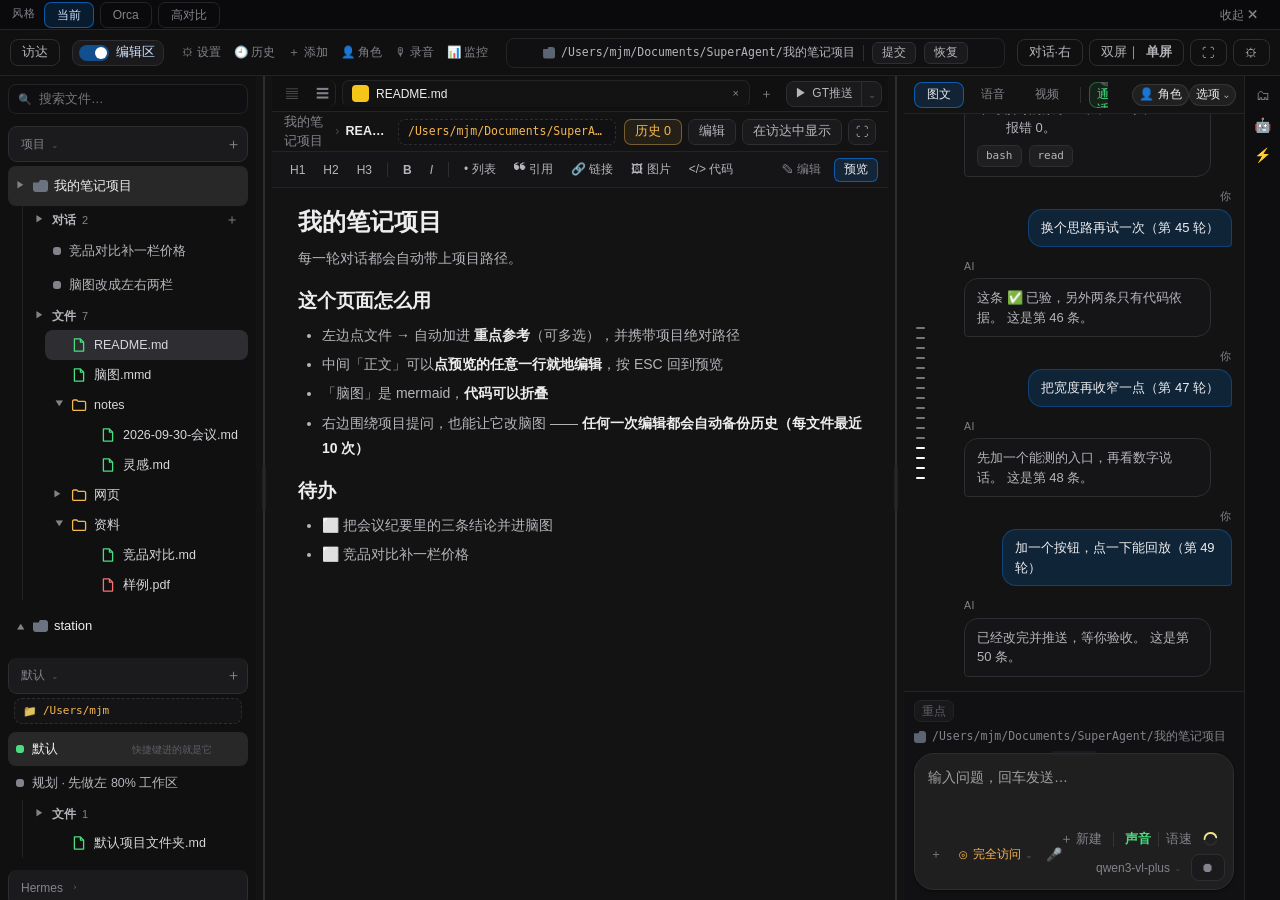
<file: index.html>
<!DOCTYPE html>
<html lang="zh-CN">
<head>
<meta charset="UTF-8">
<meta name="viewport" content="width=device-width, initial-scale=1">
<title>项目模式 · 项目工作区</title>
<link rel="icon" href="data:image/svg+xml,<svg xmlns='http://www.w3.org/2000/svg' viewBox='0 0 16 16'><rect width='16' height='16' rx='4' fill='%230C0C0E'/><circle cx='8' cy='8' r='4' fill='%230A84FF'/></svg>">
<!-- ?v=65 破缓存（每批 bump 一次，见 开发经验/10 D69）：app.css 一旦被浏览器缓存，改样式**看起来不生效**（实测吃过这个亏） -->
  <link rel="stylesheet" href="app.css?v=65">
</head>
<body>
  <!-- §28 风格选择条（你的原话：「在页面里面设计多种风格，让我来选…我选完之后你再取消或者隐藏」）
       只换 CSS 变量，**不改任何布局与功能** -->
  <div class="style-bar" id="styleBar" role="toolbar" aria-label="界面风格">
    <span class="sb-label">风格</span>
    <button class="sb on" data-style="">当前</button>
    <button class="sb" data-style="orca" title="照 reference/Orca 的深色 token：页面 #0a0a0a、左栏 #2a2a2a（亮一档）、7% 白细线">Orca</button>
    <button class="sb" data-style="contrast" title="分区对比更强：左栏更黑、中间更亮、线更实">高对比</button>
    <button class="sb sb-hide" id="styleHide" title="收起这个条">收起 ✕</button>
  </div>
  <button class="style-dot" id="styleDot" hidden title="展开风格选择">◐</button>
<div class="app">

  <!-- ── 导航栏：模式条不变（图文/语音/视频）+「项目」开关 ── -->
  <header class="topbar">
    <!-- §34 访达：顶栏**最左**（编辑区开关左侧），默认关闭 -->
    <button class="btn btn-ghost finder-toggle" id="finderToggle"
            title="访达：独立文件浏览器（关=项目+编辑区｜开=访达+右侧完整对话）">访达</button>

    <!-- 最左：编辑区 开/关（滑块）—— 开=项目三栏，关=只剩 左栏+对话（§15.4 你拍板） -->
    <button class="editor-switch" id="editorSwitch" title="编辑区开 / 关">
      <span class="es-track"><span class="es-knob"></span></span>
      <span class="es-label">编辑区</span>
    </button>

    <!-- §32 左栏功能钮整排上顶栏（你的原话：设置/历史/添加/角色/录音显示在导航栏上面、编辑区开关右侧靠左） -->
    <div class="nav-quick topbar-quick" id="navQuick">
      <button data-q="settings">⚙ 设置</button>
      <button data-q="history">🕘 历史</button>
      <button data-q="add">＋ 添加</button>
      <button data-q="roles">👤 角色</button>
      <button data-q="record">🎙 录音</button>
      <button data-q="monitor">📊 监控</button>
    </div>

    <div class="ctx" id="ctxStrip">
      <span class="ctx-item ctx-project" title="项目绝对路径">
        <i class="ico ico-folder"></i><code id="ctxProjectPath">对话模式（无项目）</code>
      </span>
      <!-- §35.7 提交/恢复挪到顶栏正中（路径右侧成一组；从右上搬来）——
           提交=对当前文件夹存一版，恢复=提交记录面板（另一套代码逻辑） -->
      <i class="ctx-sep" aria-hidden="true"></i>
      <button class="btn btn-ghost ctx-git" id="btnCommitGit" title="存一版并打开提交记录">提交</button>
      <button class="btn btn-ghost ctx-git" id="btnGitHist" title="提交记录与恢复">恢复</button>
    </div>

    <!-- §35.8 通话从顶栏挪走 → 聊天模式条「视频」右侧（见 #modeChips） -->

    <div class="topbar-right">
      <!-- 对话位置：右 ⇄ 中 ⇄ 左（§35 挪进右段最前，通话离开顶栏后原位空出） -->
      <button class="btn btn-ghost" id="btnLayout" title="对话位置：右 ⇄ 中 ⇄ 左">对话·右</button>
      <!-- §32 单屏/双屏从输入框挪到顶栏（路径行靠右） -->
      <button class="btn btn-ghost" id="ccScreen" data-screen="single"
              title="会话窗口：单屏 / 双屏（连续 与 临时 并排）">单屏</button>
      <button class="btn btn-ghost" id="btnFs" title="全屏（⌘⇧F / F11）">⛶</button>
      <button class="btn btn-ghost" id="btnSettings" title="设置">⚙</button>
    </div>
  </header>

  <main class="main" id="main">

    <!-- §30：左侧 activity rail 已删 —— 自动化的按钮并进**最右侧** rail（你的原话：
         「整个页面最左侧有一个叫自动化的按钮…把它们全都放在最右侧」），面板跟着开在右侧 -->
    <div class="side-panel side-panel-left" id="panelAutomation" hidden>
      <div class="sp-head">
        <span class="sp-title">自动化</span>
        <span class="sp-spacer"></span>
        <button class="sp-ico" id="autoRefresh" title="刷新">⟳</button>
        <button class="sp-ico" id="autoNew" title="新建自动化">＋</button>
        <button class="sp-close" data-close="panelAutomation" title="收起">✕</button>
      </div>
      <input class="sp-input" id="autoSearch" placeholder="搜索自动化…" spellcheck="false" autocomplete="off">
      <div class="sp-filters" id="autoFilters"></div>
      <div class="sp-list" id="autoList"></div>
    </div>

    <!-- ════ 左：项目栏（MiMo 256pt） ════ -->
    <aside class="nav" id="navPane">
      <div class="skel" id="skelNav" aria-hidden="true">
        <i class="sk" style="width:56%"></i><i class="sk" style="width:78%"></i>
        <i class="sk" style="width:64%"></i><i class="sk" style="width:70%"></i>
      </div>

      <!-- 搜索框在**侧栏顶部**（按你给的图）；点它 → 输入框下面弹出**范围 + 内容类型**面板（§20.11） -->
      <div class="nav-search-wrap">
        <div class="nav-search">
          <span class="ns-ico">🔍</span>
          <input id="navSearch" placeholder="搜索文件…" spellcheck="false" autocomplete="off">
        </div>
        <!-- §22.8：两行（范围 / 内容），短文案；内容用**长方形选项按钮**（点中=高亮），不用勾选框 -->
        <div class="search-pop" id="searchPop" hidden>
          <div class="sp-row">
            <span class="sp-title">搜索范围</span>
            <div class="sp-scopes" id="searchScopes">
              <button data-scope="project">项目区</button>
              <button data-scope="default">默认区</button>
              <button data-scope="computer">计算机</button>
            </div>
            <span class="sp-def" id="spDefaultTag">默认项目区</span>
          </div>
          <div class="sp-row">
            <span class="sp-title">搜索内容</span>
            <div class="sp-types" id="searchTypes">
              <button data-type="folder">文件夹</button>
              <button data-type="file">文件</button>
              <button data-type="content">文件内容</button>
            </div>
          </div>
          <div class="sp-results" id="searchResults"></div>
        </div>
      </div>

      <div class="nav-scroll" id="navScroll">
        <!-- 项目块（自己的加号） -->
        <div class="nav-head">
          <button class="sect" id="btnProjSect">项目 <span class="caret">⌄</span></button>
          <button class="plus" id="btnAddProject" title="添加项目">＋</button>
        </div>
        <div id="projectList"></div>

        <!-- 「默认」块（§20.9，原「临时」）：默认项目文件夹 + 与项目同一套对话（§20.10） -->
        <div class="nav-head nav-head-2">
          <button class="sect" id="btnPlanSect">默认 <span class="caret">⌄</span></button>
          <button class="plus" id="btnAddPlan" title="给「默认」新建分组 / 对话">＋</button>
        </div>
        <div id="planList"></div>

        <!-- §44 Hermes 还原：多 agent 群聊 / 任务看板 / 归档会话（数据面 100% 照 Hermes，见 reference/Hermes-DISSECT.md §13 A批） -->
        <div class="nav-head nav-head-2">
          <button class="sect" id="btnHermesSect">Hermes <span class="caret">⌄</span></button>
        </div>
        <div id="hermesList"></div>
        <!-- §53 知识库：LLM Wiki 多实例控制台（不改 LLM_Wiki 项目，只做它的驾驶舱） -->
        <div class="nav-head nav-head-2">
          <button class="sect" id="btnWikiSect">知识库 <span class="caret">⌄</span></button>
        </div>
        <div id="wikiList"></div>
        <!-- §60 模型：火山 / 阿里百炼 / MiniMax 全模型目录（只读文档，不调 API） -->
        <div class="nav-head nav-head-2">
          <button class="sect" id="btnModelSect">模型 <span class="caret">⌄</span></button>
        </div>
        <div id="modelList"></div>
        <!-- §63 动作识别：MediaPipe + 手势控制（左文档 / 右挂载 ChatModule） -->
        <div class="nav-head nav-head-2">
          <button class="sect" id="btnActionSect">动作识别 <span class="caret">⌄</span></button>
        </div>
        <div id="actionList"></div>
      </div>

          <!-- §31 监控选项（全部/费用/软件/debate）—— 监控模式下替换项目/默认列表 -->
      <div class="monitor-nav" id="monitorNav" hidden></div>
    </aside>

    <div class="split split-v" id="vSplit" title="拖动：项目 ｜ 内容"></div>

    <!-- ════ 中：内容区 ════ -->
    <section class="workspace" id="workspace">
      <div class="skel" id="skelWork" aria-hidden="true">
        <i class="sk" style="width:40%"></i><i class="sk" style="width:72%"></i>
        <i class="sk" style="width:66%"></i><i class="sk" style="width:84%"></i>
      </div>

      <div class="tabbar" id="tabbar">
        <!-- §21.2 最左：显示方式（横向 ⇄ 垂直） -->
        <button class="tab-collapse tab-layout" id="btnTabsLayout" title="显示方式：横向 ⇄ 垂直">▤</button>
        <button class="tab-collapse" id="btnTabsCollapse" title="折叠显示所有标签页">☰</button>
        <div class="tabs" id="tabs"></div>
        <button class="tab-add" id="btnNewTab" title="新建标签">＋</button>
        <!-- §22.11 快捷指令：一个按钮替换一行动作，显示在所有标签的最右（＋ 的右边） -->
        <div class="qc-split" id="qcSplit">
          <button class="qc-run" id="qcRun" title="执行这条快捷指令">▶ <span id="qcName">GT推送</span></button>
          <button class="qc-pick" id="qcPick" title="选择其它快捷指令 / 新建">⌄</button>
        </div>
      </div>

      <!-- §21.3 垂直形态 + §22.1 垂直时挪到正文**左侧**（左右排布，不再上下堆叠） -->
      <div class="ws-body" id="wsBody">
      <div class="tabs-vertical" id="tabsVertical" hidden>
        <input class="tv-search" id="tvSearch" placeholder="搜索标签页…" spellcheck="false" autocomplete="off">
        <div class="tv-pinned" id="tvPinned"></div>
        <div class="tv-list" id="tvList"></div>
        <button class="tv-new" id="tvNew">＋ 新建标签页</button>
        <div class="tv-gutter" id="tvGutter" title="拖动调整标签列宽"></div>
      </div>

      <div class="ws-main" id="wsMain">
      <div class="file-head" id="fileHead">
        <nav class="crumbs" id="crumbs"></nav>
        <button class="pathbtn" id="btnPath" title="点击复制完整路径">
          <code id="fullPathLabel">—</code>
        </button>
        <div class="facts">
          <button class="fbtn hist-btn" id="btnHistoryHead" title="这个文件的修改历史与恢复">历史 <span id="histCountHead">0</span></button>
          <button class="fbtn" id="btnEdit">编辑</button>
          <!-- §35.9 这颗「恢复」删除：与顶栏「🕘 历史」重复（历史面板里本来就能恢复） -->
          <button class="fbtn" id="btnFinder">在访达中显示</button>
          <button class="fbtn icon" id="btnFs2" title="编辑区全屏（隐藏左栏/右栏/会话区，不是系统全屏）">⛶</button>
        </div>
      </div>

      <!-- Orca 式工具栏：插入 + 历史入口 + 三态 -->
      <div class="md-bar" id="mdBar">
        <div class="md-tools">
          <button data-md="h1">H1</button><button data-md="h2">H2</button><button data-md="h3">H3</button>
          <span class="tsep"></span>
          <button data-md="bold"><b>B</b></button><button data-md="italic"><i>I</i></button>
          <span class="tsep"></span>
          <button data-md="list">• 列表</button><button data-md="quote">❝ 引用</button>
          <button data-md="link">🔗 链接</button><button data-md="image">🖼 图片</button>
          <button data-md="code">&lt;/&gt; 代码</button>
        </div>
        <div class="md-right">
          <div class="viewmodes" id="viewModes">
            <button class="vm" data-vm="edit" title="编辑">✎ 编辑</button>
            <button class="vm is-on" data-vm="preview" title="实时预览">预览</button>
          </div>
        </div>
      </div>

      <!-- 空态：对话模式 / 还没选文件 -->
      <div class="empty" id="viewEmpty">
        <div class="empty-card">
          <div class="empty-title" id="emptyTitle">对话模式</div>
          <div class="empty-sub" id="emptySub">上面的 图文 / 语音 / 视频 就是原来的对话窗口。<br>点 <b>项目</b> 进入项目模式 —— 上下文换成项目文件夹、选中的文件、以及这个项目自己的 claude.md / hooks。</div>
          <div class="empty-acts">
            <button class="btn btn-primary" id="btnEmptyAdd">空白项目（文件夹）</button>
            <button class="btn btn-ghost" id="btnEmptyPlan">新建对话</button>
            <button class="btn btn-ghost" id="btnEmptyFolder">现有项目（文件夹）</button>
          </div>
        </div>
      </div>

      <!-- 正文 -->
      <div class="view view-md" id="viewMd">
        <div class="md-split" id="mdSplit">
          <textarea class="md-source" id="mdSource" spellcheck="false" placeholder="在这里编辑 Markdown…（改动自动备份历史）"></textarea>
          <div class="md-gutter" id="mdGutter" title="拖动调整 源码 ｜ 预览 宽度"></div>
          <article class="md-preview" id="mdPreview"></article>
        </div>
      </div>

      <!-- HTML / PDF / 代码：窗口内直接显示 -->
      <div class="view view-file" id="viewFile">
        <iframe id="previewFrame" title="文件预览" sandbox="allow-same-origin"></iframe>
        <pre class="code-view" id="codeView" hidden></pre>
      </div>

      <!-- §22.10 「将标签页移至拆分」：内容区横向劈成两半，这一半只读显示那个标签 -->
      <div class="ws-split" id="wsSplit" hidden>
        <div class="ws-split-head">
          <span class="fico md" id="wsSplitIco"></span>
          <span class="ws-split-name" id="wsSplitName">—</span>
          <button class="ws-split-close" id="wsSplitClose" title="退出拆分">✕</button>
        </div>
        <div class="ws-split-body" id="wsSplitBody"></div>
      </div>

      <!-- §22.14 浏览器页：排版照 Orca（顶栏 chrome + 左侧仍是我们的树 + 右侧网页） -->
      <div class="view view-browser" id="viewBrowser" hidden>
        <div class="br-toolbar">
          <div class="br-nav">
            <button id="brBack" title="后退">←</button>
            <button id="brFwd" title="前进">→</button>
            <button id="brReload" title="重新加载">⟳</button>
          </div>
          <div class="br-addr">
            <span class="br-ico">🌐</span>
            <input id="brUrl" placeholder="搜索或输入网址" spellcheck="false" autocomplete="off">
          </div>
          <div class="br-tools">
            <button class="br-import" id="brImport" title="导入 Cookie">⬇ 导入</button>
            <button class="br-tool" id="brGrab" title="抓取页面元素">◎</button>
            <button class="br-tool" id="brNote" title="注释页面元素">⊞</button>
            <button class="br-tool" id="brDraw" title="在截图上绘制">✎</button>
            <button class="br-tool" id="brCode" title="查看源码 / 开发者工具">&lt;&gt;</button>
            <button class="br-tool" id="brExt" title="在系统浏览器打开">↗</button>
            <button class="br-tool" id="brMore" title="更多">⋯</button>
          </div>
        </div>
        <div class="br-body" id="brBody">
          <!-- 新标签页（照 Orca：居中一句话，不在地址栏下面塞建议列表） -->
          <div class="br-empty" id="brEmpty">
            <div class="br-empty-ico">🌐</div>
            <div class="br-empty-t">New Tab</div>
            <div class="br-empty-s">在上面的地址栏输入网址开始浏览</div>
          </div>
          <iframe id="brFrame" title="网页预览" hidden></iframe>
          <canvas id="brCanvas" hidden></canvas>
          <div class="br-hint" id="brHint" hidden></div>
        </div>
      </div>

      <!-- 脑图 -->
      <div class="view view-mind" id="viewMind">
        <!-- §22.9.3 这一行**横跨整个脑图视图**（不在画布那一栏里）——
             代码栏一开一合不会带着它左右跑，折叠按钮的 x 坐标因此恒定 -->
        <div class="mind-bar">
          <button class="btn btn-mini" id="btnFoldCode">折叠代码</button>
          <span class="mind-hint">点节点折叠 / 展开分支</span>
          <button class="btn btn-mini" id="btnFit">适应窗口</button>
        </div>
        <div class="mind-layout" id="mindLayout">
          <div class="mind-code" id="mindCodePane">
            <div class="code-head">
              <span class="code-name">脑图.mmd <em>(mermaid)</em></span>
            </div>
            <textarea class="code-src" id="mindSource" spellcheck="false"></textarea>
            <div class="code-err" id="mindErr"></div>
          </div>
          <div class="mind-canvas-wrap">
            <div class="mind-canvas" id="mindCanvas"></div>
          </div>
        </div>
      </div>

      <!-- §22.9.7 / §22.11.5 终端面板：＋里的「终端」「Claude Code」「Pi」、快捷指令都落到这儿。
           §23.9 它现在也是**终端标签**（kind:'terminal'）的内容视图，并且能拆成左右/上下两格 -->
      <div class="term-panel" id="termPanel" hidden>
        <div class="term-head">
          <span class="term-dot"></span><span class="term-title" id="termTitle">终端</span>
          <span class="term-path" id="termPath"></span>
          <button class="term-split" id="termSplit" title="拆分终端（左右 / 上下）">⊟</button>
          <button class="term-close" id="termClose" title="关闭终端标签">✕</button>
        </div>
        <div class="term-panes" id="termPanes">
          <div class="term-pane"><pre class="term-body" id="termBody"></pre></div>
          <div class="term-pane term-pane-2" id="termPane2" hidden><pre class="term-body" id="termBody2"></pre></div>
        </div>
      </div>

      <!-- 历史 -->
      <div class="view view-history" id="viewHistory">
        <div class="hist-head">
          <div>
            <button class="btn btn-mini" id="btnHistBack">← 返回</button>
            <div class="hist-file" id="histFile">—</div>
            <div class="hist-note">任何一次编辑（手改 / 对话改 / 恢复）自动存一版，<strong>每文件最近 10 次</strong>。</div>
          </div>
          <div class="hist-acts-top">
            <button class="btn btn-mini hi-restore" id="btnHistRestoreGit" title="提交记录 · 恢复到某一版">恢复到提交…</button>
            <button class="btn btn-ghost" id="btnHistClear">清空本文件历史</button>
          </div>
        </div>
        <ul class="hist-list" id="histList"></ul>
      </div>
      </div><!-- /ws-main -->
      </div><!-- /ws-body -->
    </section>

    <div class="split split-h" id="hSplit" title="拖动：内容 ｜ 对话"></div>

    <!-- ════ 右：对话窗口 = 当前软件那一套**原样搬过来**（§13.1 完全相同） ════ -->
    <aside class="chat" id="chatPane">
      <!-- §26.1 主会话整个包进一层：.chat 变横向，双屏时并排两个独立 pane -->
      <div class="chat-pane" id="chatMain">
      <div class="skel skel-chat" id="skelChat" aria-hidden="true">
        <i class="sk" style="width:56%"></i><i class="sk" style="width:84%"></i><i class="sk" style="width:40%"></i>
      </div>

      <!-- 页头：左 图文/语音/视频（进项目模式后从导航栏搬进来）· 右 音色/通话/角色/选项 -->
      <div class="chat-nav">
        <div class="modes-slot" id="modesSlotChat">
          <div class="modes" id="modeChips" role="tablist" aria-label="聊天模式">
            <button class="chip is-on" data-mode="imageText">图文</button>
            <button class="chip" data-mode="voice">语音</button>
            <button class="chip" data-mode="video">视频</button>
            <!-- §35.8 通话挪到「视频」右侧，中间一条分隔线（原顶栏那颗，id 不变） -->
            <i class="vr" aria-hidden="true"></i>
            <button class="call-chip" id="btnCallFixed" title="通话 = 当前模式的通话">📞 通话</button>
          </div>
        </div>
        <div class="chat-nav-right">
          <button class="hchip" id="hcRole">👤 角色</button>
          <button class="hchip" id="hcOptions">选项 ⌄</button>
        </div>
      </div>

      <!-- 选项面板：音色在这里（§15.3），按模式给不同内容 -->
      <div class="opt-panel" id="optPanel" hidden></div>

      <!-- §24 对话区一行 = 轨道 ｜ 消息。轨道**独立占 30px**，所以不改 .msgs 的内边距 -->
      <div class="msgs-row" id="msgsRow">
        <!-- §30 结构照 source（SessionSpine-AmYLx0IV.js 的 JSX）：rail > ticks + 上下渐隐 -->
        <div class="hist-rail" id="histRail" hidden aria-label="对话记录轨道">
          <div class="spine-ticks" id="spineTicks"></div>
          <div class="spine-fade top" id="spineFadeTop"></div>
          <div class="spine-fade bot" id="spineFadeBot"></div>
        </div>
        <div class="msgs" id="msgs"></div>
      </div>

      <div class="chat-foot">
        <!-- ① 最上面：选中的内容（重点参考） -->
        <div class="focus-row" id="focusRow">
          <button class="focus-plus" id="btnFocusMore" title="展开全部重点参考">+0</button>
          <div class="focus-chips" id="focusChips"></div>
          <div class="focus-list" id="focusList" hidden></div>
        </div>

        <!-- ② 中间：项目 / 对话卡路径（§21.5：输入框上面只剩「选中的文件」+「项目路径」） -->
        <div class="chat-ctx">
          <span class="cctx"><i class="ico ico-folder"></i><code id="chatCtxProject">对话模式（无项目）</code></span>
        </div>

        <!-- ③ 输入框（§21.5）：原来那行「连续/临时/＋新建 … 右组」整行搬进了框内最后一行的右侧；
             框顶那行「回车发送说明 + ⤢」删了 —— 文字直接顶到上沿；
             展开/收起改成点**顶边那条手柄**（样式照 .split）。 -->
        <div class="composer" id="composer">
          <div class="composer-grip" id="composerGrip" role="button" tabindex="0"
               title="展开 / 收起输入框"></div>
          <textarea id="chatInput" placeholder="输入问题，回车发送…"></textarea>
          <!-- §32 合成一行：左＝＋ · 权限 · 语音输入（你点名靠左）；右＝新建 · 模式右组 · 上下文 · 模型 · 徽标 · 发送（靠右）。
               连续/临时模式显示删掉（模式进设置菜单）、单屏双屏已上顶栏、发送方式已在设置菜单。 -->
          <div class="composer-bar">
            <span class="cb-left">
              <button class="ct" id="ctMore" title="更多（新建文件 / 终端 / 浏览器…）">＋</button>
              <button class="ct ct-perm" id="ctPerm" title="审批权限">
                <span class="ct-ico">⊙</span><span id="ctPermLabel">完全访问</span> <span class="ct-caret">⌄</span>
              </button>
              <button class="ct ct-mic" id="ctMic" title="语音输入">🎤</button>
            </span>
            <span class="composer-controls">
              <button class="cc cc-new" id="ccNew">＋ 新建</button><i class="vr"></i>
              <span class="cc-right" id="ccRight"><!-- 按模式渲染：摄像/屏幕/语速… --></span>
              <span class="ct-ctx" id="ctCtx" title="上下文占用">
                <svg class="ctx-ring" viewBox="0 0 18 18" aria-hidden="true">
                  <circle class="ctx-bg" cx="9" cy="9" r="7.2"></circle>
                  <circle class="ctx-fg" id="ctxArc" cx="9" cy="9" r="7.2"></circle>
                </svg>
                <!-- §35.12 百分比数字删除 —— 只留环（白→黄），数值看 title -->
              </span>
              <!-- §35.15 录音态：紧贴模型左侧的空隙出「圆点动画 + 计时」（说话才动） -->
              <span class="rec-strip" id="recStrip" hidden>
                <span class="rec-timer" id="recTimer">00:00</span>
                <span class="rec-wave" id="recWave" aria-hidden="true"></span>
              </span>
              <button class="ct" id="ctModel" title="切换模型"><span id="ctModelName">qwen3-vl-plus</span> <span class="ct-caret">⌄</span></button>
              <button class="q-badge" id="qBadge" hidden title="排队中的消息（点开可单条取消）">0</button>
              <!-- §35.14 发送按钮删除 → 原位是录音按钮（回车仍发送） -->
              <button class="btn rec-btn" id="btnRec" title="录音（Esc 取消）" aria-label="开始录音">⏺</button>
            </span>
          </div>
        </div><!-- /composer -->
      </div><!-- /chat-foot -->
      </div><!-- /chat-pane#chatMain -->

      <!-- §26.2 双屏右边：**完全独立**的第二个对话界面，默认「临时」，中间一条分割线 -->
      <div class="chat-div" id="chatDiv" hidden></div>
      <div class="chat-pane chat-pane-2" id="chatSecond" hidden>
        <div class="chat-nav">
          <div class="modes-slot" id="modesSlotChat2">
            <div class="modes" role="tablist" aria-label="右侧会话类型">
              <button class="chip" data-conv2="continuous">连续</button>
              <button class="chip is-on temp" data-conv2="temporary">临时</button>
            </div>
          </div>
          <div class="chat-nav-right">
            <span class="hchip" id="voiceLock2" title="主会话在发声时，这里保持静音" hidden>🔇</span>
            <button class="hchip" id="hcOptions2">选项 ⌄</button>
          </div>
        </div>
        <div class="msgs msgs-2" id="msgs2"></div>
        <div class="chat-foot">
          <div class="chat-ctx">
            <span class="cctx"><i class="ico ico-folder"></i><code id="chatCtxProject2">临时对话（无项目）</code></span>
          </div>
          <!-- §26.3 右侧输入框：与主会话同样式，但**状态完全独立**（默认临时） -->
          <div class="composer composer-2" id="composer2">
            <textarea id="chatInput2" placeholder="输入问题，回车发送（这里是独立的临时会话）"></textarea>
            <div class="composer-bar">
              <span class="composer-mode" id="composerModeLabel2">临时会话</span>
              <span class="composer-controls">
                <span class="cc-left" id="ccLeft2">
                  <button class="cc is-on temp" data-conv2="temporary">临时</button><i class="vr"></i>
                  <button class="cc" data-conv2="continuous">连续</button><i class="vr"></i>
                  <button class="cc cc-new" id="ccNew2">＋ 新建</button>
                </span>
                <span class="cc-right">
                  <button class="cc" data-rate2="1">语速</button><i class="vr"></i>
                  <button class="btn btn-primary" id="btnSend2">发送</button>
                </span>
              </span>
            </div>
          </div>
        </div>
      </div><!-- /chat-pane-2 -->
    </aside>
    <!-- §23.4 右侧 activity rail + 右侧边栏（资源管理器 / 智能体）—— 核心 -->
        <!-- §31 监控页：三表（费用/软件/Debate）—— 独立页面，不依赖项目/对话 -->
    <section class="monitor-pane" id="monitorPane" hidden></section>
    <!-- §34 访达面板：工具栏（视图/分组/分屏）+ 路径栏 + 左收藏栏 + 右文件区 -->
    <section class="finder-pane" id="finderPane" hidden>
      <div class="fp-toolbar">
        <div class="fp-seg" id="fpViews">
          <button data-view="icon" title="图标方式">▦</button>
          <button data-view="list" title="列表方式">☰</button>
          <button data-view="columns" title="分栏方式">◫</button>
        </div>
        <button class="fp-tool" id="fpGroupBtn" title="用各种形式分组">分组 ▾</button>
        <i class="fp-div"></i>
        <div class="fp-seg" id="fpLayouts" title="窗口分屏">
          <button data-layout="single">单</button>
          <button data-layout="h2" title="左右两个窗口">左右</button>
          <button data-layout="v2" title="上下两个窗口">上下</button>
          <button data-layout="three" title="三窗口：一上、下边再分两个">3</button>
          <button data-layout="quad" title="四宫格">4</button>
        </div>
        <button class="fp-tool" id="fpSwap" title="把左边窗口的内容移到右侧（交换前两个窗格）">⇄ 交换</button>
        <!-- §38.2 QSpace 工具栏实证三钮：share_airdrop / set_as_desktop_background / open_in_terminal -->
        <i class="fp-div"></i>
        <button class="fp-tool" id="fpAirDrop" title="隔空投送选中项（share_airdrop）">📡 隔空投送</button>
        <button class="fp-tool" id="fpWallpaper" title="把选中的图片设为桌面背景（set_as_desktop_background）">🏞 设为壁纸</button>
        <button class="fp-tool" id="fpTerminal" title="在终端打开选择的文件夹（open_in_terminal）">⌘_ 终端</button>
        <!-- §41.8 访达快捷键设置入口（⌘A/C/X/V · ⌘D · ⌥D 都在这块面板里改） -->
        <i class="fp-div"></i>
        <button class="fp-tool" id="fpHotkeys" title="快捷键 —— 打开设置窗的「快捷键」页（⌘A/C/X/V · ⌘D · ⌥D 都在那儿改）">⌨ 快捷键</button>
        <!-- §42.1 QSpace 偏好设置窗入口（快捷键 / 右键菜单 / 聚焦搜索 / 新建文件 / 批量重命名 / 连接 / iCloud） -->
        <button class="fp-tool" id="fpPrefs" title="QSpace 风格设置（只留：快捷键 / 右键 / 搜索 / 新建文件 / 批量重命名 / 连接 / iCloud）">⚙ 设置</button>
        <!-- §37.6 三态：藏左 / 藏右 / 全屏访达（访达住编辑区位，默认三段都在） -->
        <i class="fp-div"></i>
        <button class="fp-tool" id="fpShowLeft" title="显示 / 隐藏左侧项目区">◧ 项目</button>
        <button class="fp-tool" id="fpShowRight" title="显示 / 隐藏右侧对话区">◨ 对话</button>
        <button class="fp-tool" id="fpFull" title="全屏访达（隐藏左右两侧）">⛶ 全屏访达</button>
      </div>
      <!-- §35.6 全局路径行删除 —— 每个窗格自带一行路径（QSpace 图7：各窗格自己的导航行），JS 渲染在 .fp-cell 顶部 -->
      <div class="fp-body">
        <div class="fp-side" id="fpSide"></div>
        <div class="fp-main" id="fpMain"></div>
        <!-- §34 右收藏栏：与左栏一模一样的分组/标签/拖动（你给的照片右侧那列 Harness/Agents/APP…） -->
        <div class="fp-side fp-side-r" id="fpSideR"></div>
      </div>
    </section>
    <!-- §42 QSpace 偏好设置窗（浮在整个工作区上；左栏只有用户点名的 7 页） -->
    <section class="hermes-pane" id="hermesPane" hidden></section>
    <section class="hermes-pane" id="wikiPane" hidden></section>
    <section class="hermes-pane" id="modelPane" hidden></section>
    <section class="hermes-pane" id="actionPane" hidden></section>
    <div class="qsp" id="qspWin" hidden>
      <div class="qsp-win">
        <div class="qsp-lights">
          <button class="qsp-dot qsp-red" id="qspClose" title="关闭"></button>
          <i class="qsp-dot qsp-yellow"></i><i class="qsp-dot qsp-green"></i>
        </div>
        <div class="qsp-side">
          <div class="qsp-filter">
            <svg viewBox="0 0 16 16" width="13" height="13" aria-hidden="true"><circle cx="7" cy="7" r="4.6" fill="none" stroke="currentColor" stroke-width="1.6"/><path d="M10.5 10.5 L14 14" stroke="currentColor" stroke-width="1.6" stroke-linecap="round"/></svg>
            <input id="qspFilterInput" spellcheck="false" placeholder="搜索">
          </div>
          <div class="qsp-nav" id="qspNav"></div>
        </div>
        <div class="qsp-main">
          <div class="qsp-top">
            <div class="qsp-navbtns">
              <button id="qspBack" title="后退">‹</button>
              <button id="qspFwd" title="前进">›</button>
            </div>
            <div class="qsp-title" id="qspTitle">右键菜单</div>
          </div>
          <div class="qsp-body" id="qspBody"></div>
        </div>
      </div>
    </div>
<div class="side-panel side-panel-right" id="panelSide" hidden>
      <div class="sp-head">
        <div class="sp-tabs" id="sideTabs">
          <button data-side="explorer" class="is-on">资源管理器</button>
          <button data-side="agents">智能体</button>
        </div>
        <span class="sp-spacer"></span>
        <button class="sp-ico" id="sideLocate" title="定位到当前打开的文件">⌖</button>
        <button class="sp-ico" id="sideRefresh" title="刷新">⟳</button>
        <button class="sp-ico" id="sideCollapse" title="折叠全部">⤡</button>
        <button class="sp-close" data-close="panelSide" title="收起">✕</button>
      </div>
      <div class="sp-sub" id="sideSub"></div>
      <div class="sp-list" id="sideBody"></div>
      <!-- §23.4.4 结果汇总条**固定在列表外**（SearchResultsPane.tsx:71-83）—— 不随列表滚走 -->
      <div class="sp-sumbar" id="sideSum" hidden></div>
    </div>
    <div class="rail rail-right" id="railRight">
      <button class="rail-btn" data-open="explorer" title="资源管理器">🗂</button>
      <button class="rail-btn" data-open="agents" title="智能体 · 会话历史">🤖</button>
      <button class="rail-btn" data-open="automation" title="自动化（⌘⌥A）">⚡</button>
    </div>
  </main>

  <!-- §23.5 新建/编辑自动化 —— 八个选择器照 reference/Orca AutomationEditorSettingsSidebar.tsx:70 -->
  <div class="modal-back" id="autoBack" hidden>
    <div class="modal auto-modal" role="dialog" aria-modal="true">
      <div class="modal-title" id="autoTitle">新建自动化</div>
      <div class="auto-grid">
        <div class="auto-f wide"><label>名称</label><input class="modal-input" id="aName" placeholder="每天早上跑一次检查"></div>
        <div class="auto-f wide"><label>提示词</label><textarea class="auto-ta" id="aPrompt" placeholder="要让智能体做什么…"></textarea></div>
        <div class="auto-f"><label>智能体</label>
          <select id="aAgent"><option value="claude">claude</option><option value="codex">codex</option>
            <option value="pi">pi</option><option value="gemini">gemini</option></select></div>
        <div class="auto-f"><label>主机</label>
          <select id="aHost"><option value="local">local</option><option value="ssh:mac">ssh:mac</option>
            <option value="all">全部主机</option></select></div>
        <div class="auto-f"><label>项目</label><select id="aProject"></select></div>
        <div class="auto-f"><label>工作区</label>
          <select id="aWorkspace"><option value="existing">现有工作区</option>
            <option value="new_per_run">每次新建（base branch）</option></select></div>
        <div class="auto-f"><label>Base branch</label><input class="modal-input" id="aBranch" value="main" spellcheck="false"></div>
        <div class="auto-f"><label>会话</label>
          <div class="qc-seg" id="aSession"><button data-reuse="0" class="is-on">Fresh</button>
            <button data-reuse="1">Reuse</button></div></div>
        <div class="auto-f"><label>日程</label>
          <select id="aPreset"><option value="hourly">每小时</option><option value="daily" selected>每天</option>
            <option value="weekdays">工作日</option><option value="weekly">每周</option>
            <option value="custom">自定义 cron</option></select></div>
        <div class="auto-f"><label>时间</label><input class="modal-input" id="aTime" value="09:00"></div>
        <div class="auto-f"><label>Cron 宽限期（分钟）</label>
          <select id="aGrace"><option>0</option><option>30</option><option>60</option>
            <option selected>720</option><option>1440</option><option>2880</option></select></div>
        <div class="auto-f"><label>预检查 · 命令</label><input class="modal-input" id="aPreCmd" placeholder="git status --porcelain" spellcheck="false"></div>
        <div class="auto-f"><label>预检查 · 超时（秒）</label><input class="modal-input" id="aPreTimeout" value="60"></div>
      </div>
      <div class="modal-acts">
        <button class="btn btn-ghost" id="autoCancel">取消</button>
        <button class="btn btn-primary" id="autoSave">保存 <span class="qc-kbd">⌘ Enter</span></button>
      </div>
    </div>
  </div>

  <!-- §23.6 ⌘J 命令面板（全屏居中弹窗，不是下拉） -->
  <div class="palette-back" id="paletteBack" hidden>
    <div class="palette" role="dialog" aria-modal="true">
      <input id="paletteInput" placeholder="搜索 聊天 / 终端 / 最近工作区 / 设置 / 分支…" spellcheck="false" autocomplete="off">
      <div class="palette-list" id="paletteList"></div>
      <div class="palette-foot">↑↓ 选择 · ⏎ 执行 · Esc 关闭 · 快捷键 ⌘J</div>
    </div>
  </div>

  <!-- 项目 ＋ ：只有两项（都是文件夹） -->
  <div class="menu" id="menuAddProject" hidden>
    <button data-act="newBlank">空白项目（文件夹）</button>
    <button data-act="useFolder">现有项目（文件夹）</button>
  </div>
  <!-- §22.9.5 编辑区 ＋ 的下拉（显示在按钮正下方） -->
  <div class="menu" id="menuNewTab" hidden>
    <button data-act="newFile">新建文件</button>
    <button data-act="terminal">终端</button>
    <button data-act="browser">新浏览器选项卡</button>
    <button data-act="search">搜索</button>
    <button data-act="url">输入网址</button>
    <button data-act="folder">打开项目文件夹</button>
    <div class="menu-sep"></div>
    <div class="menu-title">Agent</div>
    <button data-act="agentClaude">Claude Code</button>
    <button data-act="agentPi">Pi</button>
  </div>
  <!-- 语速：点开是**多档**，不是开关（§20.5） -->
  <div class="menu" id="menuRate" hidden></div>
  <!-- §22.11 快捷指令列表 -->
  <div class="menu" id="menuQc" hidden></div>
  <!-- §22.11 新建快捷命令（字段照用户给的那张「添加快捷命令」图） -->
  <div class="modal-back" id="qcBack" hidden>
    <div class="modal qc-modal" role="dialog" aria-modal="true">
      <div class="modal-title">添加快捷命令</div>
      <div class="qc-sub">保存的条目会显示在标签栏菜单中，一键即可运行。</div>
      <div class="qc-grid">
        <div class="qc-col">
          <div class="qc-label">标签</div>
          <input class="modal-input" id="qcLabel" placeholder="启动开发服务器" spellcheck="false">
        </div>
        <div class="qc-col">
          <div class="qc-label">操作</div>
          <div class="qc-seg" id="qcOp">
            <button data-op="terminal" class="is-on">终端</button>
            <button data-op="agent">智能体</button>
          </div>
        </div>
      </div>
      <!-- §23.8.2 源码里的 agent 字段（terminal-quick-command-types.ts:3-32）—— 只在「智能体」动作下出现 -->
      <div class="qc-col" id="qcAgentWrap" hidden>
        <div class="qc-label">Agent</div>
        <select class="modal-input" id="qcAgent">
          <option value="claude">claude</option>
          <option value="codex">codex</option>
          <option value="pi">pi</option>
          <option value="gemini">gemini</option>
        </select>
      </div>
      <div class="qc-label">命令</div>
      <textarea class="qc-cmd" id="qcCmd" placeholder="npm run dev" spellcheck="false"></textarea>
      <div class="qc-foot">
        <label class="qc-toggle"><input type="checkbox" id="qcAppend" checked><span></span>Append Enter — 立即运行</label>
        <span class="qc-hint">拖动角点以调整大小</span>
      </div>
      <div class="qc-adv">
        <button class="qc-adv-btn" id="qcAdvBtn">高级 ⌃</button>
        <div class="qc-adv-body" id="qcAdvBody" hidden>
          <div class="qc-label">范围</div>
          <div class="qc-seg" id="qcScope">
            <button data-scope="global" class="is-on">全局</button>
            <button data-scope="project">项目</button>
          </div>
          <div class="qc-proj" id="qcProjWrap" hidden>
            <button class="qc-proj-btn" id="qcProjBtn">▾ 选择项目</button>
          </div>
        </div>
      </div>
      <div class="modal-acts">
        <button class="btn btn-ghost" id="qcCancel">取消</button>
        <button class="btn btn-primary" id="qcSave">保存 <span class="qc-kbd">⌘ Enter</span></button>
      </div>
    </div>
  </div>

  <!-- 标签页右键（§21.4A：条目按你给的图定，UI 用本项目菜单样式） -->
  <div class="menu" id="menuTabs" hidden></div>
  <!-- §22.14 浏览器 ⋯ 下拉（档案 / 新档案 / 导入 Cookie / 视口尺寸 / 浏览器设置） -->
  <div class="menu" id="menuBrMore" hidden></div>
  <!-- §22.14 导入 Cookie 的二级 -->
  <div class="menu" id="menuBrCookie" hidden></div>
  <!-- §22.14 视口尺寸 -->
  <div class="menu" id="menuBrViewport" hidden></div>
  <!-- §22.14 标签组右键（§21.4B：改名 + 8 个颜色点 + 组操作） -->
  <div class="menu" id="menuTabGroup" hidden></div>
  <!-- 会话右键（§23.1 骨架照 Orca：置顶/重命名/归档 › 临时聊天×2 › 复制› › 分支 › 删除） -->
  <div class="menu" id="menuCard" hidden></div>
  <div class="menu" id="menuCardCopy" hidden></div>
  <!-- §23.2 双屏｜单屏（输入框内、连续/临时 左侧） -->
  <!-- 设置：默认对话位置 -->
  <div class="menu" id="menuSettings" hidden>
    <div class="menu-title">默认对话位置</div>
    <button data-act="defLeft">对话在左</button>
    <button data-act="defCenter">对话在中</button>
    <button data-act="defRight">对话在右</button>
    <div class="menu-sep"></div>
    <div class="menu-title">发送方式（§22.13 · 从输入框移入）</div>
    <button data-act="policyQueue">排队 —— 上一条答完再发</button>
    <button data-act="policyInterrupt">打断 —— 直接顶掉上一条</button>
    <div class="menu-sep"></div>
    <!-- §32 对话模式（原输入框的 连续/临时 显示已删，控件收进设置） -->
    <div class="menu-title">对话模式</div>
    <button data-act="convContinuous">连续对话</button>
    <button data-act="convTemporary">临时对话</button>
    <div class="menu-sep"></div>
    <button data-act="monitor">📊 监控页（开 / 关）</button>
    <div class="menu-sep"></div>
    <!-- §23.6.5 原型没有整页设置，「快捷键」这一组就是 快捷键 页的等价物 -->
    <div class="menu-title">快捷键</div>
    <button data-act="paletteShortcut">全局搜索（命令面板）：<span id="paletteKbd">⌘J</span></button>
    <div class="menu-sep"></div>
    <!-- §24.10 示例数据：用户要「几十、几百条」才好评判轨道的滑动与声音 -->
    <div class="menu-title">示例数据（测轨道）</div>
    <button data-act="seedChat">生成 200 条示例对话</button>
    <button data-act="clearChat">清空对话</button>
    <div class="menu-sep"></div>
    <button data-act="resetHist">清空当前文件历史</button>
  </div>
  <!-- 全部标签（折叠显示） -->
  <div class="menu menu-tabs-pop" id="tabsPopover" hidden></div>
  <!-- §23.7 工作区右键 —— 顺序与条目照 reference/Orca 的 WorktreeContextMenuView.tsx:157-344 -->
  <div class="menu" id="menuProj" hidden>
    <div class="menu-title">Workspace</div>
    <button data-act="rename">Update（改名 / 备注）</button>
    <button data-act="newChat">新建对话…</button>
    <div class="menu-sep"></div>
    <button data-act="moveGroup">移动到分组 ›</button>
    <button data-act="newGroupFromProject">来自项目的新组</button>
    <button data-act="removeFromGroup">移出分组</button>
    <div class="menu-sep"></div>
    <!-- §32 你拍板「菜单里加两项」 -->
    <button data-act="foldProj">折叠项目</button>
    <button data-act="unfoldProj">展开项目</button>
    <div class="menu-sep"></div>
    <button data-act="copyPath">Copy Path</button>
    <button data-act="copyName">Copy 工作区名</button>
    <button data-act="pin">Pin / Unpin</button>
    <button data-act="unread">标记为未读</button>
    <button data-act="continue">在新对话中继续</button>
    <button data-act="finder">在访达中显示</button>
    <button data-act="reveal">文件位置</button>
    <button data-act="export">导出对话记录</button>
    <div class="menu-sep"></div>
    <button data-act="sleep" id="miSleep">Sleep</button>
    <div class="menu-sep"></div>
    <button data-act="delete" class="danger">删除项目</button>
    <button data-act="archive" class="danger">归档</button>
  </div>
  <!-- §23.7 「移动到分组」的二级 -->
  <div class="menu" id="menuProjGroup" hidden></div>

  <!-- §22.12 添加/编辑项目：改**显示名**（不碰文件夹）+ 主要文件夹 + 其他文件夹（Codex 式） -->
  <div class="modal-back" id="projBack" hidden>
    <div class="modal proj-modal" role="dialog" aria-modal="true">
      <div class="modal-title" id="pjTitle">现有项目（文件夹）</div>
      <div class="pj-label">显示名称</div>
      <input class="modal-input" id="pjName" placeholder="左栏显示的名字（不改文件夹本身）" spellcheck="false">
      <div class="pj-label">主要工作目录</div>
      <input class="modal-input" id="pjPath" placeholder="/Users/you/项目" spellcheck="false">
      <div class="pj-label">还会参考的文件夹</div>
      <div class="pj-list" id="pjList"></div>
      <button class="pj-add" id="pjAddFolder">＋ 添加本地文件夹</button>
      <div class="modal-acts">
        <button class="btn btn-ghost" id="pjCancel">取消</button>
        <button class="btn btn-primary" id="pjOk">添加</button>
      </div>
    </div>
  </div>

  <!-- 本软件风格的模态（不用系统 prompt/confirm） -->
  <div class="modal-back" id="modalBack" hidden>
    <div class="modal" role="dialog" aria-modal="true">
      <div class="modal-title" id="modalTitle">标题</div>
      <div class="modal-text" id="modalText" hidden></div>
      <input class="modal-input" id="modalInput" hidden>
      <div class="modal-acts">
        <button class="btn btn-ghost" id="modalCancel">取消</button>
        <button class="btn btn-primary" id="modalOk">确定</button>
      </div>
    </div>
  </div>

  <!-- 全屏退出（iframe 吃掉 ESC 时的保底） -->
  <button class="fs-exit" id="btnFsExit" hidden>⎋ 退出全屏</button>

  <div class="toast" id="toast" hidden></div>
</div>

<script src="app.js?v=65"></script>
<script src="chat-module.js?v=65"></script>
</body>
</html>
</file>
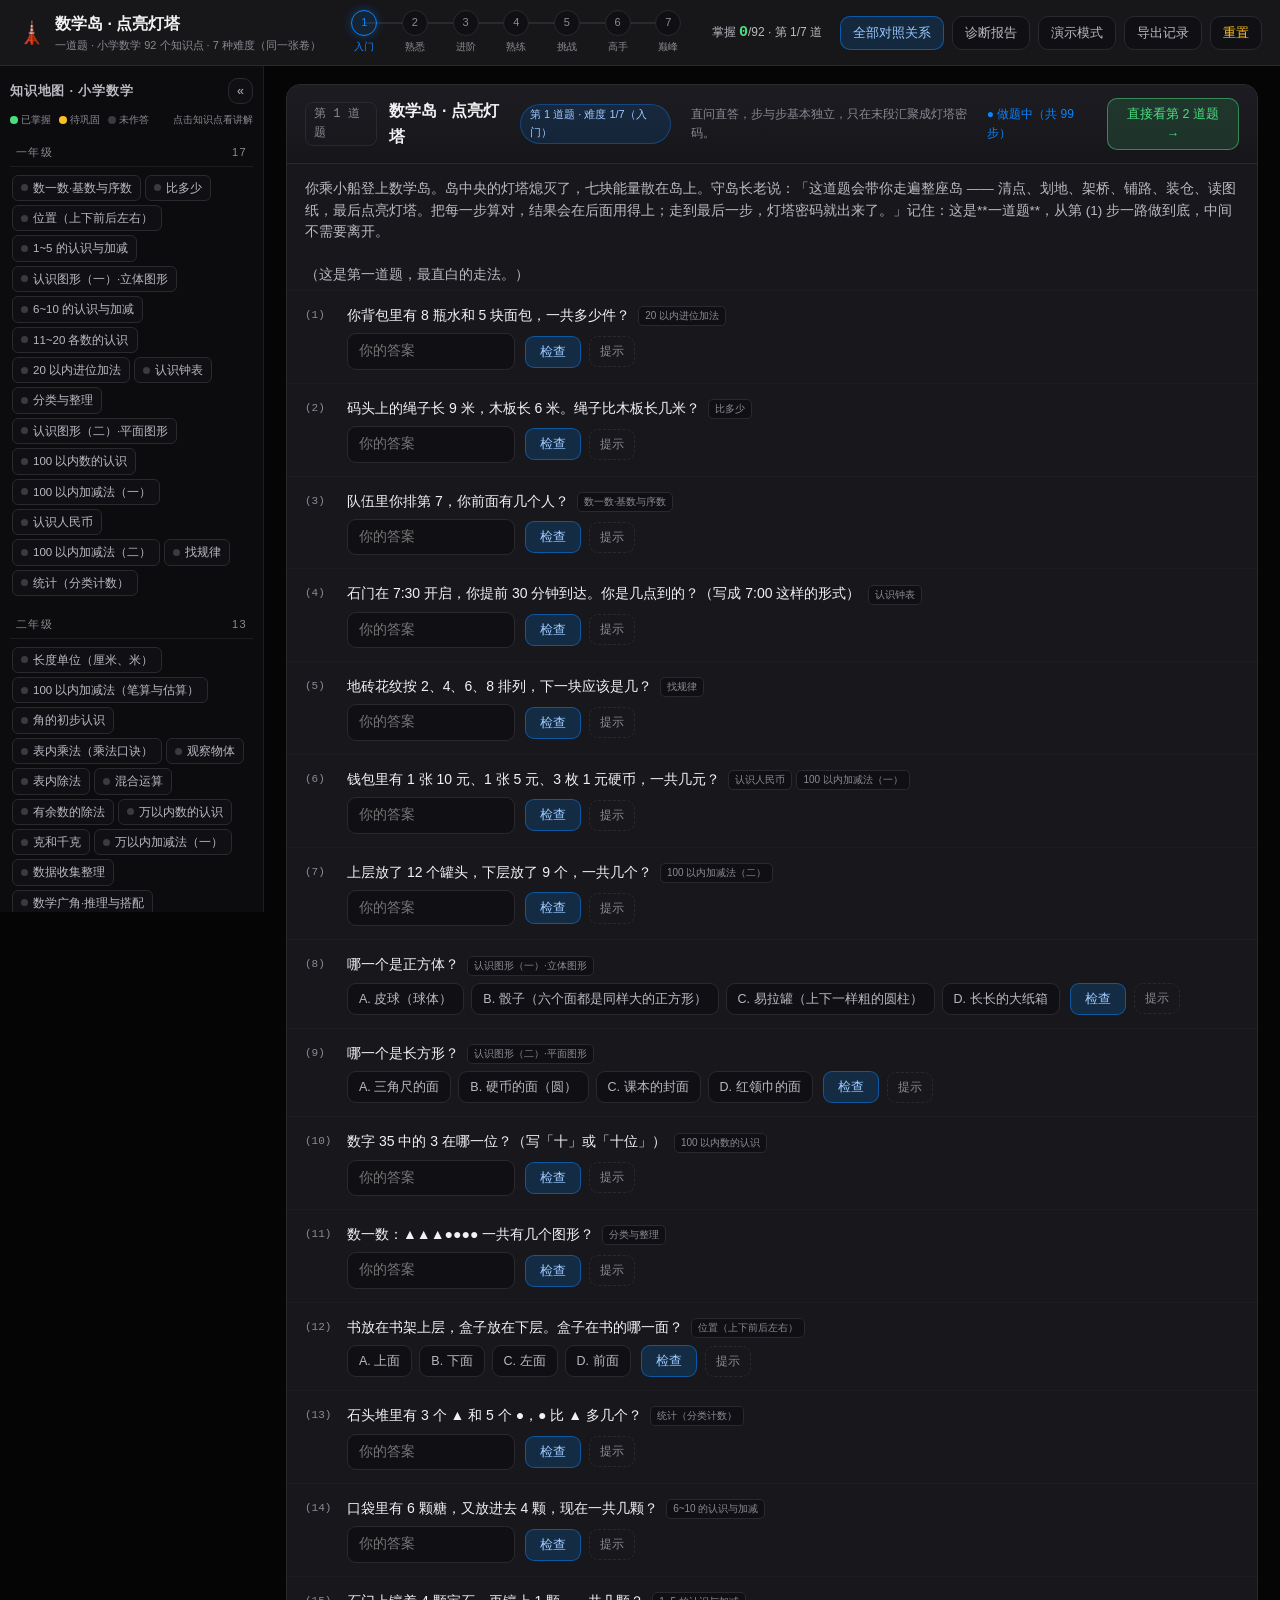
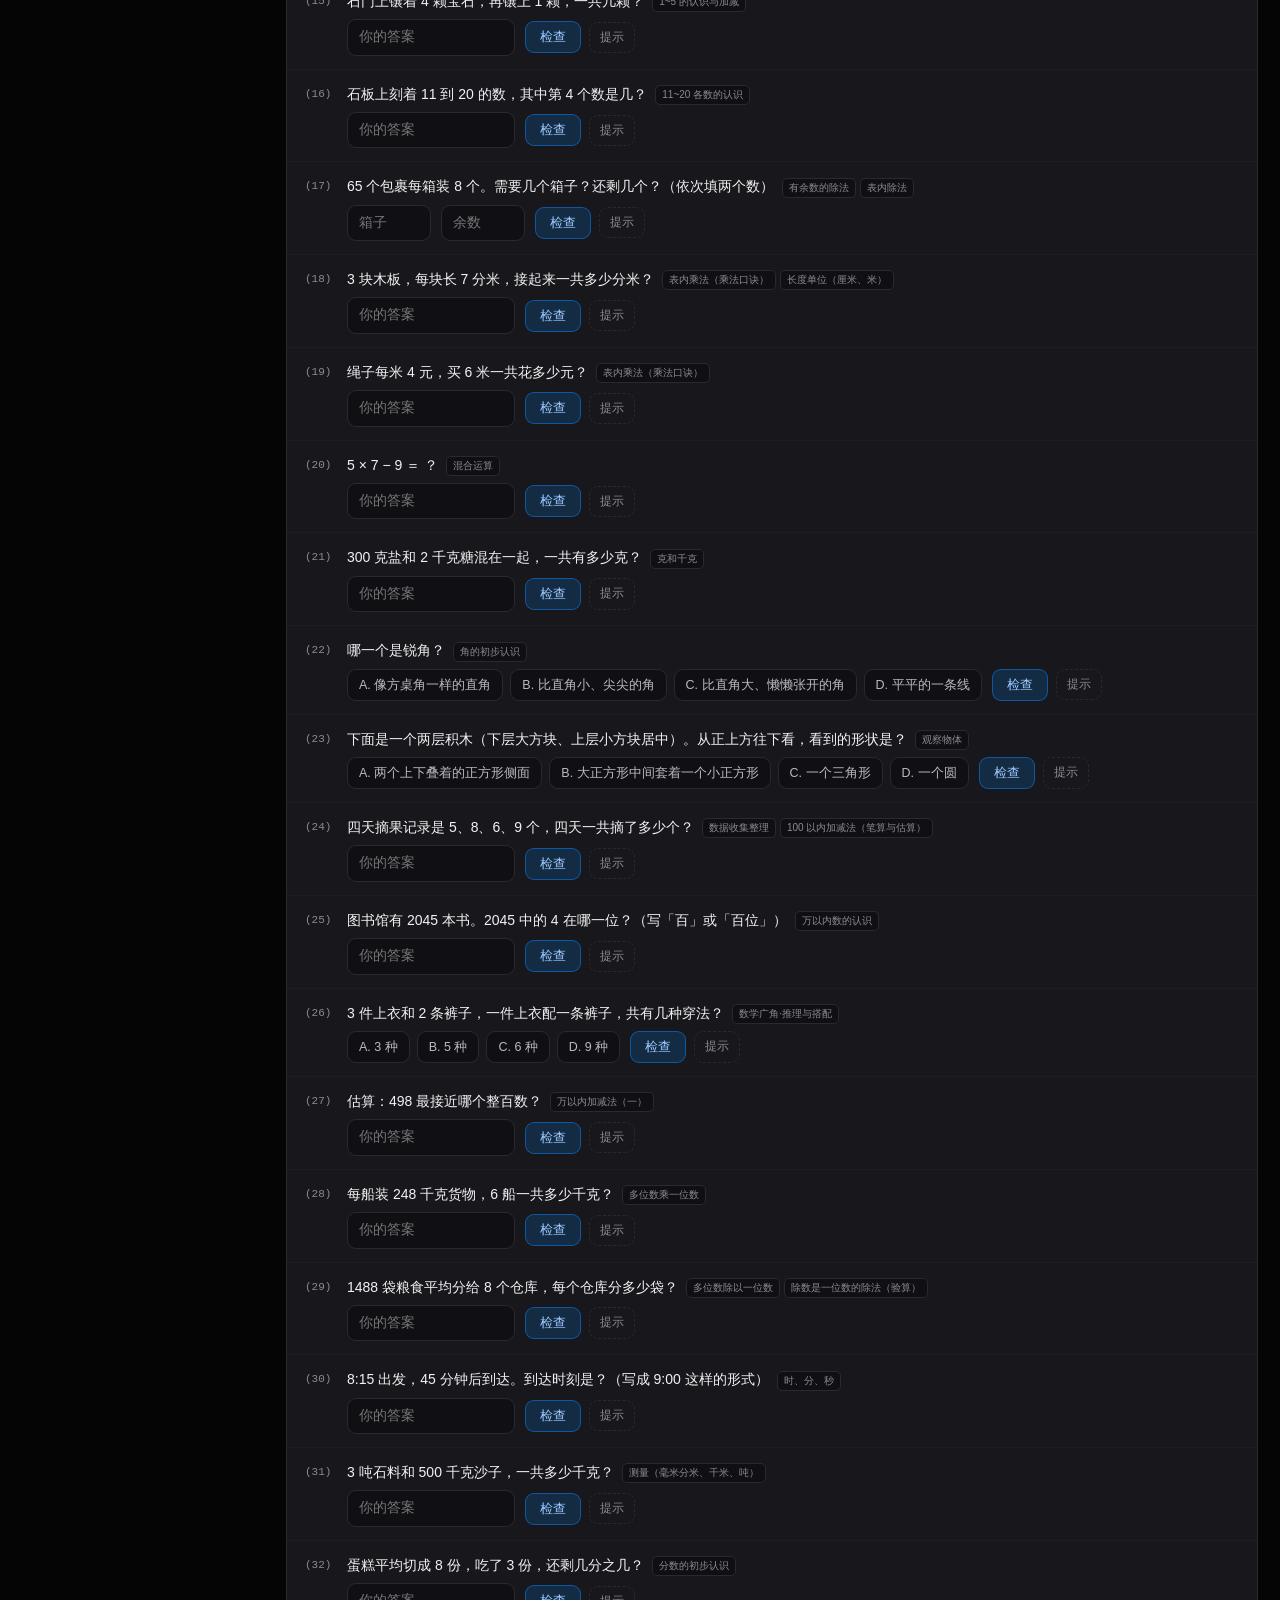
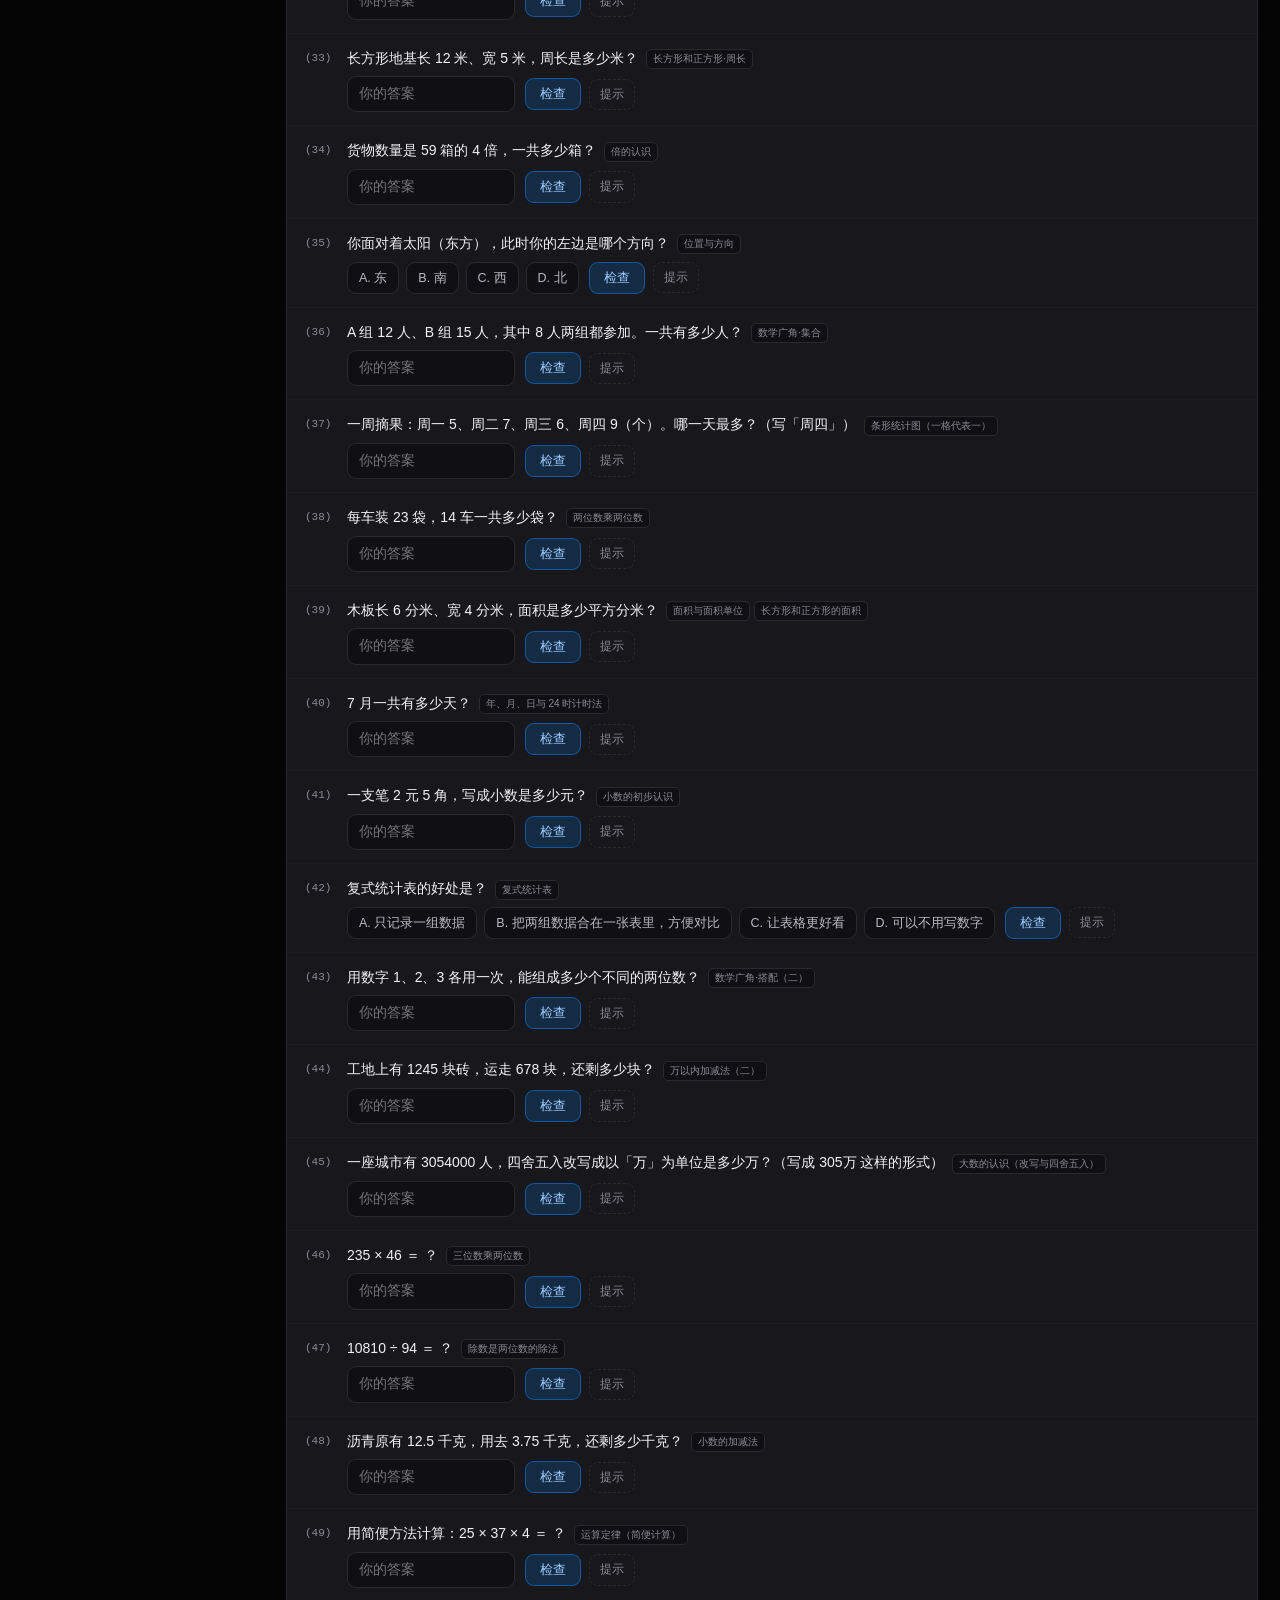
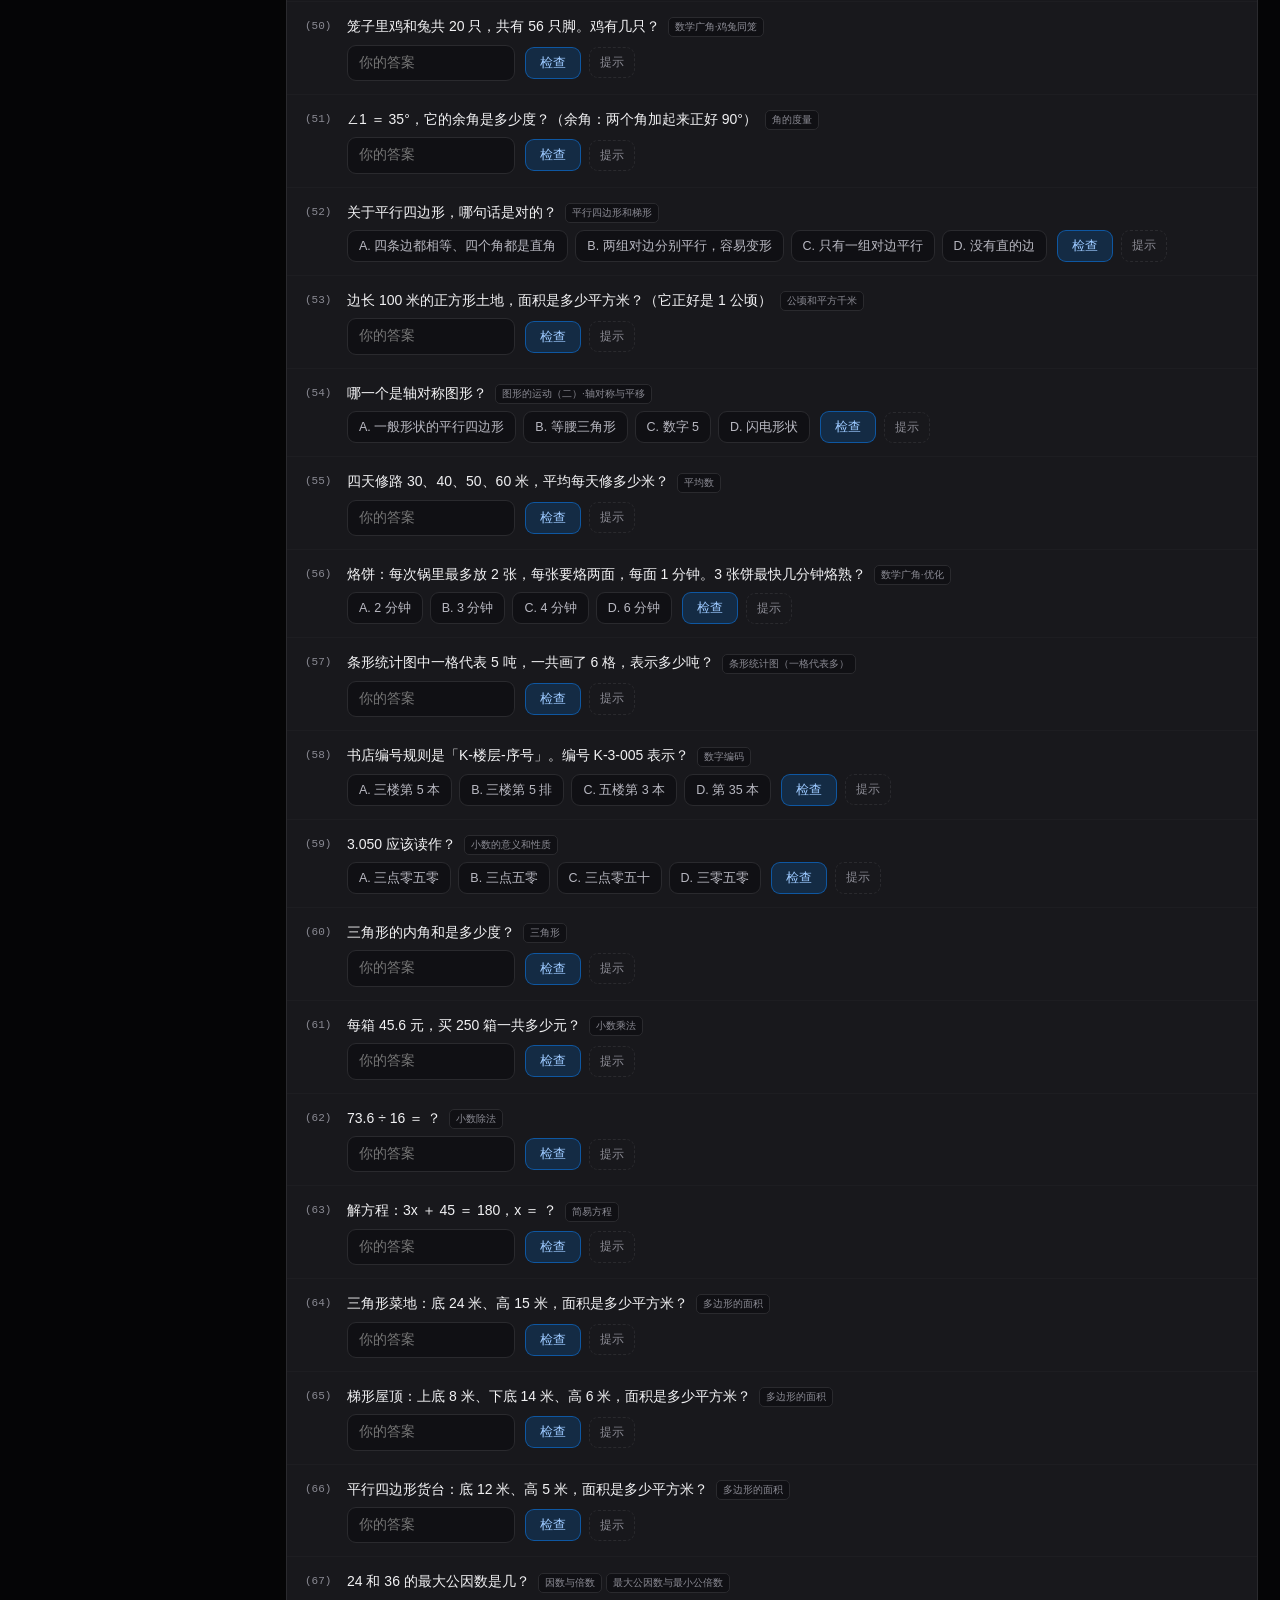
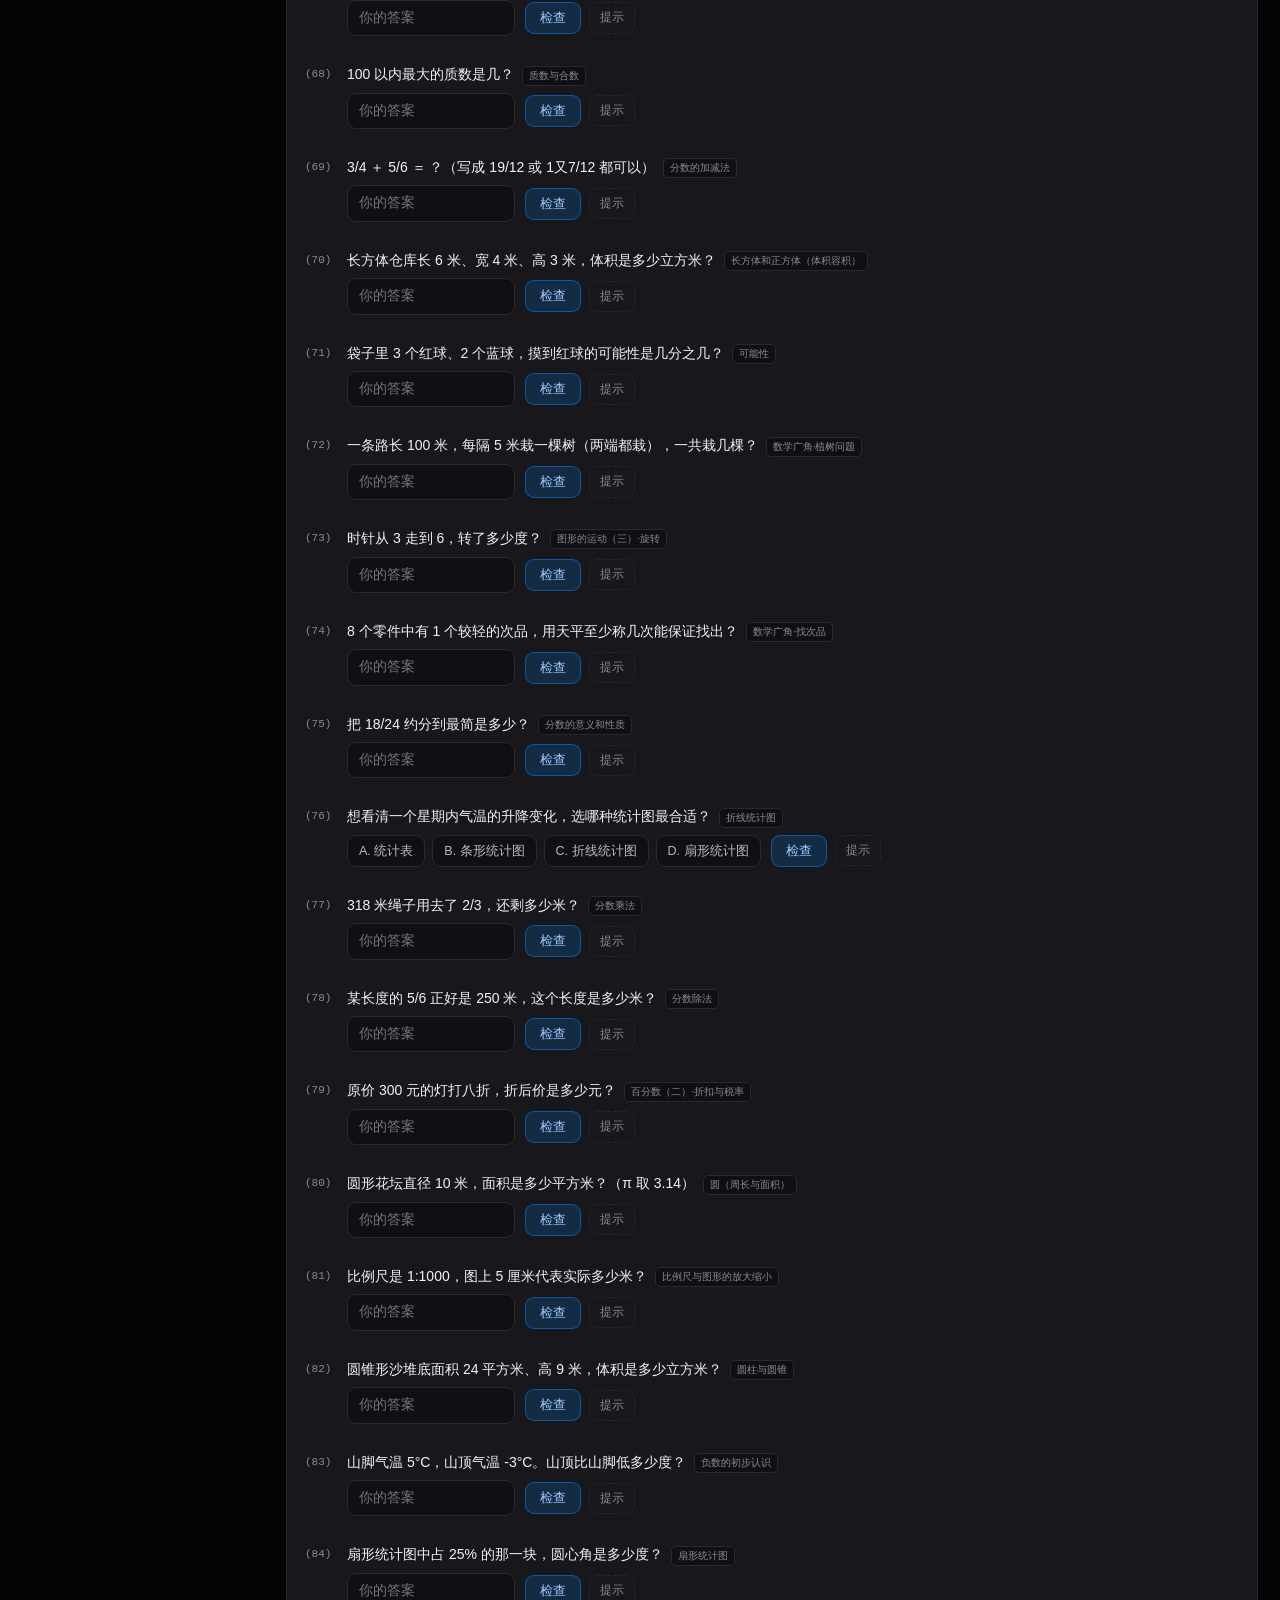
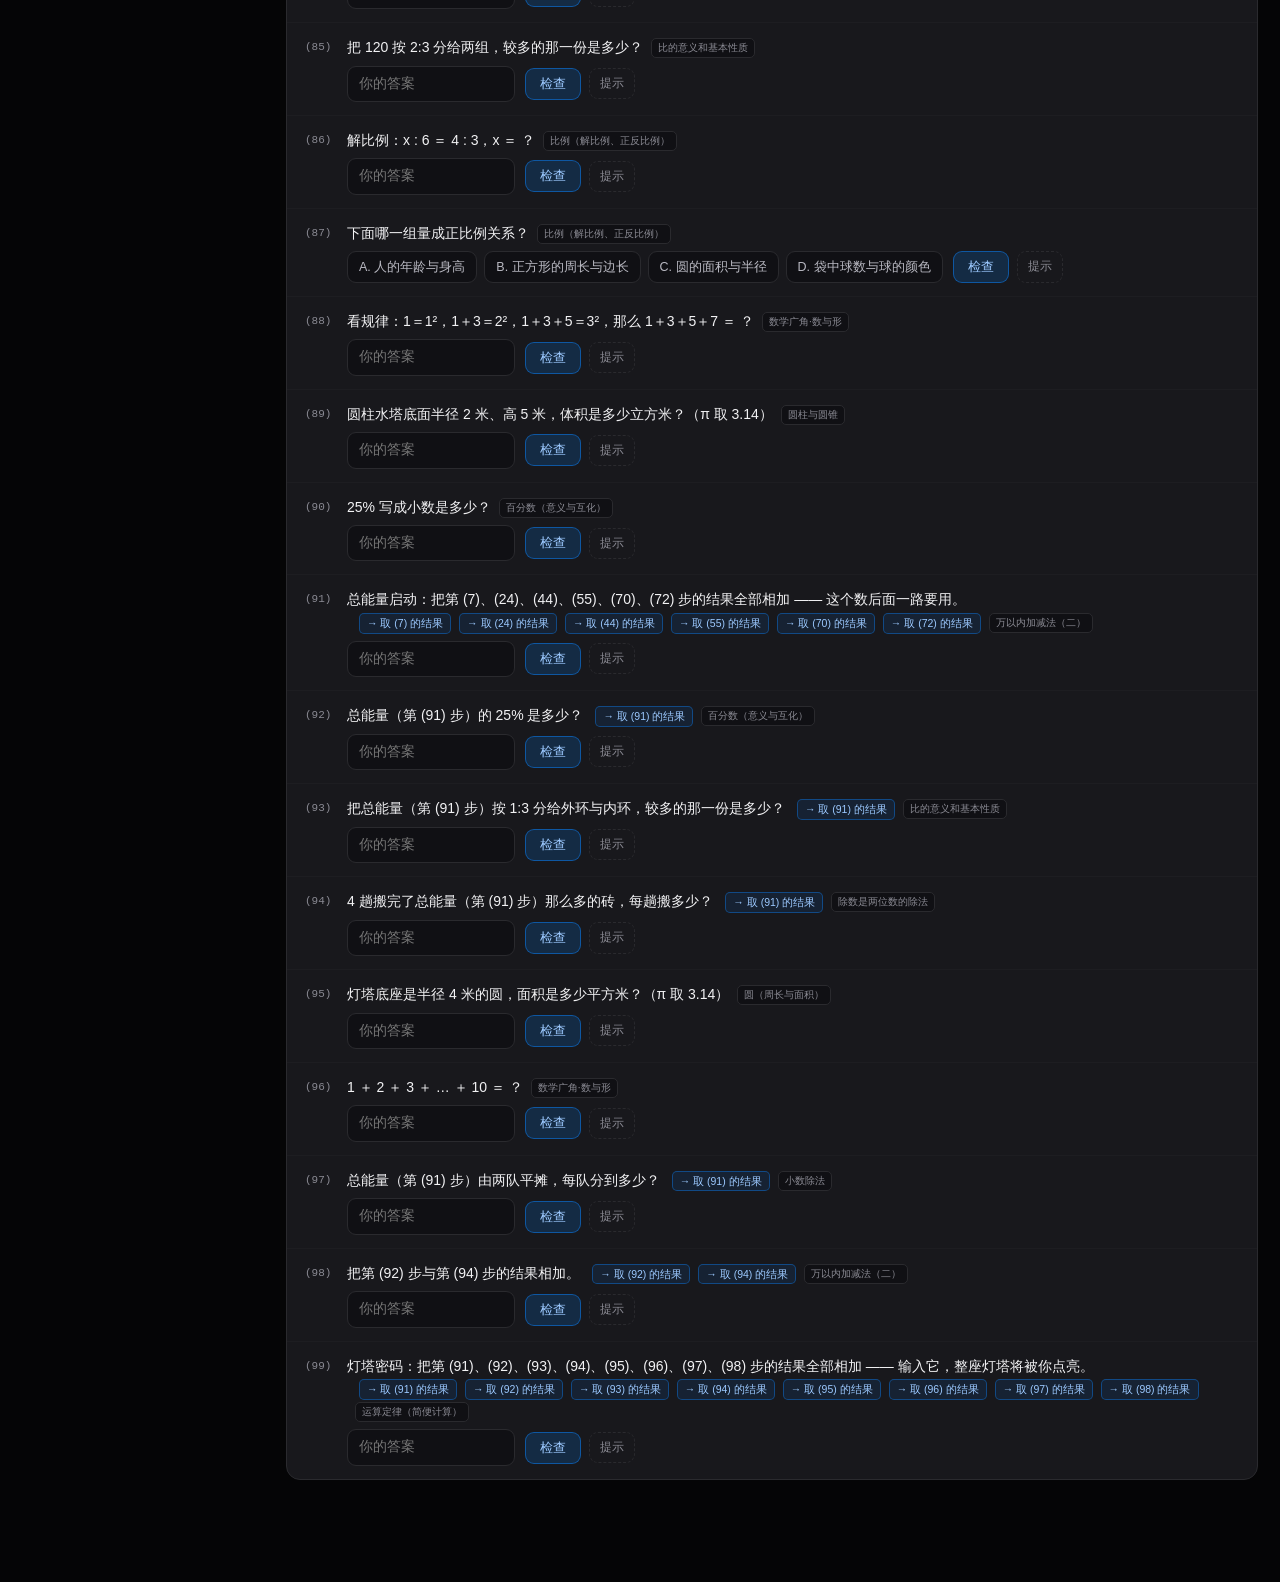
<file: 学习/index.html>
<!DOCTYPE html>
<html lang="zh-CN">
<head>
<meta charset="UTF-8" />
<meta name="viewport" content="width=device-width, initial-scale=1" />
<title>数学岛 · 点亮灯塔 —— 一道题覆盖小学全部知识点</title>
<style>
  :root {
    --bg: #050506; --surface1: #18181C; --surface2: #0C0C0E; --surface3: #101014;
    --line: #1D1D21; --line2: #2A2A2E;
    --ink: #F2F2F4; --ink2: #B9B9C2; --ink3: #8A8A93;
    --accent: #0A84FF; --ok: #4ADE80; --warn: #FBBF24; --err: #F87171;
    --kp-w: 264px; --map-w: 372px;
    --mono: "SF Mono", Menlo, Consolas, monospace;
  }
  * { box-sizing: border-box; margin: 0; padding: 0; }
  html, body { height: 100%; }
  body {
    background: var(--bg); color: var(--ink);
    font: 14px/1.6 -apple-system, "PingFang SC", "Microsoft YaHei", sans-serif;
    -webkit-font-smoothing: antialiased;
  }
  button { font: inherit; color: inherit; background: none; border: none; cursor: pointer; }
  button:hover { cursor: pointer; }
  input { font: inherit; color: var(--ink); }

  /* ───────── 顶栏 ───────── */
  .topbar {
    position: sticky; top: 0; z-index: 40;
    display: flex; align-items: center; gap: 18px;
    padding: 10px 18px; background: rgba(24,24,28,.96);
    border-bottom: 1px solid var(--line2); backdrop-filter: blur(8px);
  }
  .brand { display: flex; align-items: center; gap: 10px; min-width: 0; }
  .brand .logo { font-size: 22px; }
  .brand h1 { font-size: 16px; font-weight: 600; white-space: nowrap; }
  .brand .sub { font-size: 11px; color: var(--ink3); white-space: nowrap; }
  .progress { display: flex; align-items: center; gap: 0; flex: 1; min-width: 260px; justify-content: center; }
  .pnode { display: flex; flex-direction: column; align-items: center; gap: 3px; position: relative; width: 52px; }
  .pnode .dot {
    width: 26px; height: 26px; border-radius: 50%;
    background: var(--surface3); border: 1.5px solid var(--line2);
    display: flex; align-items: center; justify-content: center;
    font-size: 11px; color: var(--ink3); transition: all .2s;
  }
  .pnode .cap { font-size: 10px; color: var(--ink3); white-space: nowrap; }
  .pnode::before, .pnode::after {
    content: ""; position: absolute; top: 12px; height: 2px; background: var(--line2); width: 26px; z-index: -1;
  }
  .pnode::before { left: -26px; } .pnode::after { right: -26px; }
  .pnode:first-child::before, .pnode:last-child::after { display: none; }
  .pnode.cur .dot { border-color: var(--accent); color: var(--accent); background: rgba(10,132,255,.12); box-shadow: 0 0 10px rgba(10,132,255,.35); }
  .pnode.cur .cap { color: var(--accent); }
  .pnode.done .dot { border-color: var(--ok); color: #062; background: rgba(74,222,128,.18); }
  .pnode.done .cap { color: var(--ok); }
  .pnode.lock .dot { opacity: .55; }
  .pnode.finale.done .dot { animation: pulse 1.4s infinite; }
  .ref-chip {
    font-size: 10.5px; color: #9CC9FF; background: rgba(10,132,255,.1);
    border: 1px solid rgba(10,132,255,.4); border-radius: 5px; padding: 1px 7px; cursor: pointer; margin-left: 4px;
  }
  .ref-chip:hover { background: rgba(10,132,255,.25); }
  .bstyle-chip {
    font-size: 10px; color: var(--warn); background: rgba(251,191,36,.1);
    border: 1px solid rgba(251,191,36,.4); border-radius: 5px; padding: 1px 6px; margin-left: 6px; vertical-align: middle;
  }
  .paper-head-note { font-size: 12px; color: var(--ink3); margin-left: 8px; }
  .next-q-btn {
    margin-left: auto; padding: 5px 14px; border-radius: 10px; font-size: 12.5px;
    background: rgba(74,222,128,.14); border: 1px solid rgba(74,222,128,.5); color: var(--ok);
  }
  .next-q-btn:hover { background: rgba(74,222,128,.28); color: #fff; }
  .mastery { font-size: 12px; color: var(--ink2); white-space: nowrap; }
  .mastery b { color: var(--ok); font-size: 15px; font-family: var(--mono); }
  .mastery .weak { color: var(--warn); }
  .tools { display: flex; gap: 8px; }
  .btn {
    padding: 6px 12px; border-radius: 10px; font-size: 12.5px;
    background: var(--surface3); border: 1px solid var(--line2); color: var(--ink2);
    transition: all .15s; white-space: nowrap;
  }
  .btn:hover { border-color: rgba(10,132,255,.6); color: var(--ink); background: #101014; }
  .btn.primary { background: rgba(10,132,255,.16); border-color: rgba(10,132,255,.55); color: #9CC9FF; }
  .btn.primary.on { background: var(--accent); color: #fff; }
  .btn.warn { color: var(--warn); }
  .btn:disabled { opacity: .4; cursor: not-allowed; }

  /* ───────── 三栏 ───────── */
  .layout { display: flex; min-height: calc(100vh - 54px); align-items: stretch; }

  /* 左栏 · 知识地图 */
  .kpmap {
    width: var(--kp-w); flex: 0 0 auto; border-right: 1px solid var(--line);
    background: var(--surface2); position: sticky; top: 54px;
    height: calc(100vh - 54px); overflow-y: auto; padding: 12px 10px 40px;
  }
  .kpmap.collapsed { width: 42px; padding: 12px 4px; overflow: hidden; }
  .kpmap.collapsed .kp-body, .kpmap.collapsed .kp-title { display: none; }
  .kpmap .kp-title { display: flex; justify-content: space-between; align-items: center; margin-bottom: 8px; }
  .kpmap .kp-title h2 { font-size: 13px; color: var(--ink2); font-weight: 600; letter-spacing: .06em; }
  .legend { display: flex; gap: 8px; font-size: 10px; color: var(--ink3); margin-bottom: 10px; flex-wrap: wrap; }
  .legend i { width: 8px; height: 8px; border-radius: 50%; display: inline-block; margin-right: 3px; vertical-align: middle; }
  .grade-block { margin-bottom: 12px; }
  .grade-head {
    font-size: 11px; color: var(--ink3); letter-spacing: .12em; text-transform: uppercase;
    padding: 6px 6px 4px; display: flex; justify-content: space-between;
    border-bottom: 1px solid var(--line); margin-bottom: 6px;
  }
  .kp-chip {
    display: inline-flex; align-items: center; gap: 5px;
    padding: 3px 8px; margin: 2px 2px; border-radius: 6px; font-size: 11.5px;
    background: var(--surface3); border: 1px solid var(--line2); color: var(--ink2);
    cursor: pointer; transition: all .12s; max-width: 100%;
  }
  .kp-chip:hover { border-color: rgba(10,132,255,.55); color: var(--ink); }
  .kp-chip .st { width: 7px; height: 7px; border-radius: 50%; background: #3A3A40; flex: 0 0 auto; }
  .kp-chip.ok { border-color: rgba(74,222,128,.4); }
  .kp-chip.ok .st { background: var(--ok); }
  .kp-chip.weak { border-color: rgba(251,191,36,.55); background: rgba(251,191,36,.08); color: #FDE68A; }
  .kp-chip.weak .st { background: var(--warn); }
  .kp-chip.hl-kp { outline: 2px solid var(--accent); outline-offset: 1px; color: var(--ink); }
  .rail-open { display: none; writing-mode: vertical-rl; padding: 14px 6px; font-size: 12px; color: var(--ink3); letter-spacing: .3em; }
  .kpmap.collapsed .rail-open { display: block; }

  /* 中栏 · 关卡主线 */
  .main { flex: 1; min-width: 0; padding: 18px 22px 80px; }
  .stage {
    background: var(--surface1); border: 1px solid var(--line2); border-radius: 14px;
    margin-bottom: 22px; overflow: hidden; scroll-margin-top: 70px;
  }
  .stage-head {
    display: flex; align-items: center; gap: 12px; padding: 13px 18px;
    background: linear-gradient(180deg, #1C1C22, #16161A); border-bottom: 1px solid var(--line2);
  }
  .stage-no {
    font-family: var(--mono); font-size: 12px; color: var(--ink3);
    border: 1px solid var(--line2); border-radius: 8px; padding: 2px 8px;
  }
  .stage-head h2 { font-size: 16px; font-weight: 600; }
  .grade-tag {
    font-size: 11px; color: #9CC9FF; background: rgba(10,132,255,.13);
    border: 1px solid rgba(10,132,255,.35); border-radius: 999px; padding: 1px 9px;
  }
  .stage-state { margin-left: auto; font-size: 12px; display: flex; align-items: center; gap: 6px; }
  .stage-state.lock { color: var(--ink3); }
  .stage-state.run { color: var(--accent); }
  .stage-state.clear { color: var(--ok); }
  .story { padding: 14px 18px 4px; color: var(--ink2); font-size: 13.5px; }
  .story em { font-style: normal; color: var(--warn); font-family: var(--mono); }
  .stage.locked .items, .stage.locked .energy { opacity: .5; pointer-events: none; filter: saturate(.6); }

  .item {
    display: flex; gap: 12px; padding: 13px 18px; border-top: 1px solid var(--line);
    scroll-margin-top: 70px; transition: background .2s, box-shadow .2s;
  }
  .item.hl { background: rgba(10,132,255,.07); box-shadow: inset 3px 0 0 var(--accent); }
  .item.flash { animation: flash 1.1s ease-out; }
  .item-no { font-family: var(--mono); font-size: 11px; color: var(--ink3); padding-top: 3px; width: 30px; flex: 0 0 auto; }
  .item-body { flex: 1; min-width: 0; }
  .prompt { font-size: 14px; color: var(--ink); margin-bottom: 7px; }
  .prompt .kprefs { display: inline-flex; gap: 4px; margin-left: 8px; vertical-align: middle; }
  .prompt .kprefs .mini {
    font-size: 10px; color: var(--ink3); background: var(--surface3);
    border: 1px solid var(--line2); border-radius: 5px; padding: 1px 6px; cursor: pointer;
  }
  .prompt .kprefs .mini:hover { color: var(--accent); border-color: rgba(10,132,255,.5); }
  .prompt .kprefs .mini.hl-kp { outline: 1.5px solid var(--accent); color: var(--ink); }
  .controls { display: flex; align-items: center; gap: 10px; flex-wrap: wrap; }
  .ans-input {
    background: var(--surface3); border: 1px solid var(--line2); border-radius: 9px;
    padding: 6px 11px; width: 168px; outline: none; font-family: var(--mono); font-size: 14px;
  }
  .ans-input:focus { border-color: var(--accent); box-shadow: 0 0 0 3px rgba(10,132,255,.18); }
  .ans-input.w-2 { width: 84px; }
  .mc-opts { display: flex; flex-wrap: wrap; gap: 7px; }
  .mc-opt {
    padding: 5px 11px; border-radius: 9px; border: 1px solid var(--line2);
    background: var(--surface3); color: var(--ink2); font-size: 12.5px; transition: all .12s;
  }
  .mc-opt:hover { border-color: rgba(10,132,255,.5); color: var(--ink); }
  .mc-opt.sel { border-color: var(--accent); background: rgba(10,132,255,.16); color: var(--ink); }
  .mc-opt.right { border-color: var(--ok); background: rgba(74,222,128,.14); }
  .mc-opt.wrong { border-color: var(--err); background: rgba(248,113,113,.12); }
  .act { display: flex; gap: 8px; align-items: center; }
  .check-btn {
    padding: 5px 14px; border-radius: 9px; font-size: 12.5px;
    background: rgba(10,132,255,.18); border: 1px solid rgba(10,132,255,.5); color: #9CC9FF;
  }
  .check-btn:hover { background: rgba(10,132,255,.32); color: #fff; }
  .hint-btn { padding: 5px 10px; border-radius: 9px; font-size: 12px; color: var(--ink3); border: 1px dashed var(--line2); }
  .hint-btn:hover { color: var(--warn); border-color: rgba(251,191,36,.5); }
  .badge { font-size: 12px; padding: 3px 10px; border-radius: 999px; }
  .badge.ok { color: var(--ok); background: rgba(74,222,128,.13); border: 1px solid rgba(74,222,128,.4); }
  .badge.err { color: var(--err); background: rgba(248,113,113,.12); border: 1px solid rgba(248,113,113,.4); }
  .badge.showans { color: var(--ink3); background: var(--surface3); border: 1px solid var(--line2); font-family: var(--mono); }
  .hint-box, .err-box {
    margin-top: 8px; padding: 9px 12px; border-radius: 9px; font-size: 12.5px; line-height: 1.7;
    background: rgba(251,191,36,.07); border: 1px solid rgba(251,191,36,.3); color: #FDE68A;
  }
  .hint-box b, .err-box b { color: var(--warn); }
  .err-box { background: rgba(248,113,113,.07); border-color: rgba(248,113,113,.35); color: #FECACA; }
  .err-box b { color: var(--err); }
  .hint-box[hidden], .err-box[hidden] { display: none; }

  /* 能量合成 */
  .energy {
    padding: 15px 18px; border-top: 1px solid var(--line2);
    background: linear-gradient(180deg, rgba(74,222,128,.05), transparent 70%);
  }
  .energy .etitle { font-size: 13px; color: var(--ok); font-weight: 600; margin-bottom: 5px; display: flex; align-items: center; gap: 8px; }
  .energy .formula {
    font-family: var(--mono); font-size: 13px; color: var(--ink2);
    background: var(--surface2); border: 1px solid var(--line2); border-radius: 8px;
    padding: 8px 12px; margin-bottom: 10px;
  }
  .energy .erow { display: flex; gap: 10px; align-items: center; flex-wrap: wrap; }
  .energy .note { font-size: 12px; color: var(--ink3); }
  .energy .eres { margin-top: 8px; font-size: 13px; }
  .energy .eres.good { color: var(--ok); }
  .energy .eres.bad { color: var(--err); }

  /* 右栏 · 对照抽屉 */
  .mapping {
    width: var(--map-w); flex: 0 0 auto; border-left: 1px solid var(--line2);
    background: var(--surface2); position: sticky; top: 54px;
    height: calc(100vh - 54px); overflow-y: auto; padding: 12px 12px 40px;
  }
  .mapping[hidden] { display: none; }
  .map-head { display: flex; justify-content: space-between; align-items: center; margin-bottom: 8px; }
  .map-head h2 { font-size: 13px; color: var(--ink2); letter-spacing: .06em; }
  .tabs { display: flex; gap: 6px; margin-bottom: 10px; }
  .tab { padding: 4px 12px; border-radius: 8px; font-size: 12px; color: var(--ink3); border: 1px solid var(--line2); background: var(--surface3); }
  .tab.on { color: var(--ink); border-color: rgba(10,132,255,.55); background: rgba(10,132,255,.14); }
  .map-sec { margin-bottom: 14px; }
  .map-sec h3 { font-size: 12px; color: var(--ink3); margin: 10px 0 5px; letter-spacing: .08em; border-bottom: 1px solid var(--line); padding-bottom: 4px; }
  .map-row {
    display: flex; gap: 8px; padding: 7px 8px; border-radius: 8px; scroll-margin-top: 70px;
    border: 1px solid transparent; transition: all .15s;
  }
  .map-row:hover { background: var(--surface3); border-color: var(--line2); }
  .map-row.hl { background: rgba(10,132,255,.1); border-color: rgba(10,132,255,.5); }
  .map-row .qpart { flex: 1.2; min-width: 0; font-size: 12px; color: var(--ink2); cursor: pointer; }
  .map-row .qpart .qid { font-family: var(--mono); color: var(--ink3); font-size: 11px; margin-right: 5px; }
  .map-row .qpart:hover { color: var(--ink); }
  .map-row .arrow { color: var(--ink3); font-size: 11px; padding-top: 1px; }
  .map-row .kpart { flex: 1; display: flex; flex-wrap: wrap; gap: 4px; align-content: flex-start; }
  .kpart .kmini {
    font-size: 10.5px; padding: 1px 7px; border-radius: 5px; cursor: pointer;
    background: var(--surface3); border: 1px solid var(--line2); color: var(--ink2);
  }
  .kpart .kmini:hover { border-color: rgba(10,132,255,.55); color: var(--ink); }
  .kpart .kmini.hl-kp { outline: 1.5px solid var(--accent); color: var(--ink); }
  .kpart .kmini.ok { border-color: rgba(74,222,128,.4); }
  .kpart .kmini.weak { border-color: rgba(251,191,36,.55); color: #FDE68A; }

  /* 知识点弹卡 */
  .kp-card {
    position: fixed; z-index: 60; width: 320px;
    background: var(--surface1); border: 1px solid var(--line2); border-radius: 12px;
    padding: 13px 15px; box-shadow: 0 12px 40px rgba(0,0,0,.6);
  }
  .kp-card[hidden] { display: none; }
  .kp-card h3 { font-size: 14px; margin-bottom: 2px; }
  .kp-card .meta { font-size: 11px; color: var(--ink3); margin-bottom: 8px; }
  .kp-card .tip { font-size: 12.5px; color: var(--ink2); line-height: 1.7; background: var(--surface2); border-radius: 8px; padding: 8px 10px; margin-bottom: 9px; border: 1px solid var(--line); }
  .kp-card .jumps { display: flex; flex-wrap: wrap; gap: 6px; }
  .kp-card .jump { font-size: 11.5px; padding: 3px 9px; border-radius: 7px; border: 1px solid var(--line2); background: var(--surface3); color: var(--ink2); }
  .kp-card .jump:hover { border-color: rgba(10,132,255,.55); color: var(--ink); }
  .kp-card .close { position: absolute; top: 8px; right: 10px; color: var(--ink3); font-size: 14px; }

  /* 弹层 · 诊断 */
  .modal { position: fixed; inset: 0; z-index: 70; background: rgba(0,0,0,.6); display: flex; align-items: center; justify-content: center; }
  .modal[hidden] { display: none; }
  .modal .panel {
    width: min(680px, 92vw); max-height: 82vh; overflow-y: auto;
    background: var(--surface1); border: 1px solid var(--line2); border-radius: 16px; padding: 20px 22px;
  }
  .modal h2 { font-size: 17px; margin-bottom: 4px; }
  .modal .dsub { font-size: 12.5px; color: var(--ink3); margin-bottom: 14px; }
  .dgrid { display: flex; gap: 10px; margin-bottom: 16px; }
  .dstat { flex: 1; background: var(--surface2); border: 1px solid var(--line2); border-radius: 10px; padding: 10px 12px; text-align: center; }
  .dstat b { display: block; font-size: 22px; font-family: var(--mono); }
  .dstat span { font-size: 11px; color: var(--ink3); }
  .dstat.ok b { color: var(--ok); } .dstat.weak b { color: var(--warn); } .dstat.todo b { color: var(--ink3); }
  .dgroup { margin-bottom: 12px; }
  .dgroup h4 { font-size: 12px; color: var(--ink3); letter-spacing: .1em; margin-bottom: 6px; }
  .drow {
    display: flex; align-items: flex-start; gap: 10px; padding: 8px 10px; border-radius: 9px;
    background: var(--surface2); border: 1px solid var(--line); margin-bottom: 6px;
  }
  .drow .dname { font-size: 13px; color: var(--ink); min-width: 130px; }
  .drow .dtip { font-size: 12px; color: var(--ink2); flex: 1; }
  .drow .djump { font-size: 11.5px; color: var(--accent); white-space: nowrap; }
  .drow .djump:hover { text-decoration: underline; }
  .modal .mfoot { display: flex; justify-content: flex-end; gap: 10px; margin-top: 14px; }

  /* toast */
  #toast {
    position: fixed; left: 50%; bottom: 34px; transform: translateX(-50%) translateY(20px);
    background: #22222A; color: var(--ink); border: 1px solid var(--line2);
    padding: 9px 18px; border-radius: 999px; font-size: 13px; opacity: 0;
    transition: all .25s; z-index: 90; pointer-events: none; max-width: 76vw;
  }
  #toast.show { opacity: 1; transform: translateX(-50%) translateY(0); }

  /* 点亮庆典 */
  #finale { position: fixed; inset: 0; z-index: 100; background: rgba(3,3,5,.88); display: flex; align-items: center; justify-content: center; }
  #finale[hidden] { display: none; }
  .finale-card { text-align: center; padding: 40px 48px; border-radius: 20px; background: var(--surface1); border: 1px solid rgba(74,222,128,.4); box-shadow: 0 0 80px rgba(74,222,128,.25); }
  .finale-card .tower { font-size: 74px; animation: glow 1.6s ease-in-out infinite alternate; display: inline-block; }
  .finale-card h2 { font-size: 26px; margin: 10px 0 6px; color: var(--ok); }
  .finale-card p { color: var(--ink2); font-size: 14px; max-width: 420px; margin: 0 auto 8px; }
  .finale-card .pw { font-family: var(--mono); font-size: 30px; color: var(--ok); letter-spacing: .2em; margin: 8px 0 18px; }
  .finale-card .fbtns { display: flex; gap: 12px; justify-content: center; }

  @keyframes pulse { 0%,100% { box-shadow: 0 0 0 0 rgba(74,222,128,.5);} 50% { box-shadow: 0 0 0 7px rgba(74,222,128,0);} }
  @keyframes flash { 0% { background: rgba(10,132,255,.35);} 100% { background: rgba(10,132,255,.07);} }
  @keyframes glow { from { filter: drop-shadow(0 0 12px rgba(74,222,128,.55)); } to { filter: drop-shadow(0 0 34px rgba(74,222,128,.95)); } }

  @media (max-width: 1180px) {
    .mapping { position: fixed; right: 0; top: 54px; z-index: 45; box-shadow: -14px 0 40px rgba(0,0,0,.5); }
    .kpmap { width: 220px; }
  }
</style>
</head>
<body>

<header class="topbar">
  <div class="brand">
    <span class="logo">🗼</span>
    <div>
      <h1>数学岛 · 点亮灯塔</h1>
      <div class="sub">一道题 · 小学数学 92 个知识点 · 7 种难度（同一张卷）</div>
    </div>
  </div>
  <nav class="progress" id="progress" aria-label="难度切换（第 1~7 道题）"></nav>
  <div class="mastery" id="mastery"></div>
  <div class="tools">
    <button class="btn primary" id="btnMapping">全部对照关系</button>
    <button class="btn" id="btnDiag">诊断报告</button>
    <button class="btn" id="btnDemo">演示模式</button>
    <button class="btn" id="btnExport">导出记录</button>
    <button class="btn warn" id="btnReset">重置</button>
  </div>
</header>

<div class="layout" id="layout">
  <aside class="kpmap" id="kpmap">
    <button class="rail-open" id="btnOpenKp" title="展开知识地图">知识地图 »</button>
    <div class="kp-body">
      <div class="kp-title">
        <h2>知识地图 · 小学数学</h2>
        <button class="btn" id="btnCollapseKp" style="padding:2px 8px">«</button>
      </div>
      <div class="legend">
        <span><i style="background:#4ADE80"></i>已掌握</span>
        <span><i style="background:#FBBF24"></i>待巩固</span>
        <span><i style="background:#3A3A40"></i>未作答</span>
        <span style="margin-left:auto">点击知识点看讲解</span>
      </div>
      <div class="kp-body" id="kpList"></div>
    </div>
  </aside>

  <main class="main" id="stages"></main>

  <aside class="mapping" id="mapping" hidden>
    <div class="map-head">
      <h2>全部对照关系</h2>
      <button class="btn" id="btnCloseMapping" style="padding:2px 9px">隐藏 ✕</button>
    </div>
    <div class="tabs">
      <button class="tab on" data-mtab="stage">按关卡</button>
      <button class="tab" data-mtab="kp">按知识点</button>
    </div>
    <div id="mapBody"></div>
  </aside>
</div>

<div class="kp-card" id="kpCard" hidden></div>

<div class="modal" id="diag" hidden>
  <div class="panel">
    <h2>📊 诊断报告</h2>
    <div class="dsub">根据你的作答，精确到知识点 —— 错哪补哪，不用刷题海。</div>
    <div class="dgrid" id="diagStats"></div>
    <div id="diagBody"></div>
    <div class="mfoot">
      <button class="btn" id="btnDiagExport">导出记录</button>
      <button class="btn primary" id="btnDiagClose">关闭</button>
    </div>
  </div>
</div>

<div id="finale" hidden>
  <div class="finale-card">
    <span class="tower">🗼</span>
    <h2>灯塔被你点亮了！</h2>
    <p>七关全通 —— 小学数学 92 个知识点，你一个不落全部用上了。</p>
    <div class="pw">PASSWORD · 1128</div>
    <div class="fbtns">
      <button class="btn primary" id="btnFinaleDiag">查看诊断报告</button>
      <button class="btn" id="btnFinaleClose">继续浏览</button>
    </div>
  </div>
</div>

<div id="toast"></div>

<script src="data-kps.js"></script>
<script src="data-questions.js"></script>
<script src="app.js"></script>
</body>
</html>
</file>
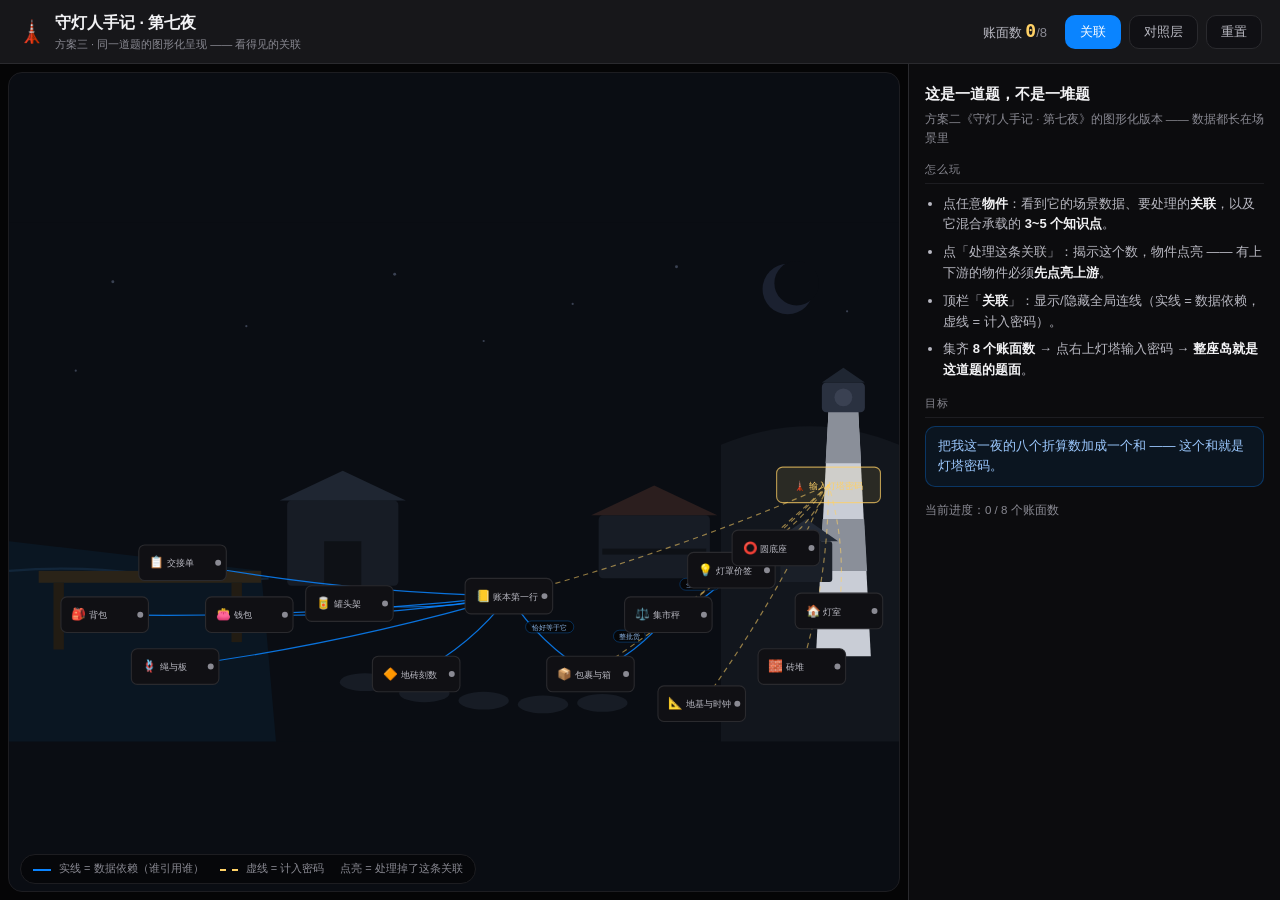
<file: 学习方案/index.html>
<!DOCTYPE html>
<html lang="zh-CN">
<head>
<meta charset="UTF-8" />
<meta name="viewport" content="width=device-width, initial-scale=1" />
<title>守灯人手记 · 第七夜 —— 可视化（方案三）</title>
<link rel="stylesheet" href="style.css" />
</head>
<body>

<header class="topbar">
  <div class="brand">
    <span class="logo">🗼</span>
    <div>
      <h1>守灯人手记 · 第七夜</h1>
      <div class="sub">方案三 · 同一道题的图形化呈现 —— 看得见的关联</div>
    </div>
  </div>
  <div class="stats">账面数 <b id="progressCount">0</b><span>/8</span></div>
  <div class="tools">
    <button class="btn primary on" id="btnEdges">关联</button>
    <button class="btn" id="btnLedger">对照层</button>
    <button class="btn" id="btnReset">重置</button>
  </div>
</header>

<main class="layout">
  <section class="scene-wrap">
    <svg id="scene" viewBox="0 0 1200 700" preserveAspectRatio="xMidYMid meet">
      <!-- 背景：夜空与岛 -->
      <rect x="0" y="0" width="1200" height="700" fill="#0A0D13"/>
      <circle cx="140" cy="80" r="2" fill="#3A4152"/><circle cx="320" cy="140" r="1.5" fill="#3A4152"/>
      <circle cx="520" cy="70" r="2" fill="#3A4152"/><circle cx="760" cy="110" r="1.5" fill="#3A4152"/>
      <circle cx="900" cy="60" r="2" fill="#3A4152"/><circle cx="1130" cy="120" r="1.5" fill="#3A4152"/>
      <circle cx="90" cy="200" r="1.5" fill="#3A4152"/><circle cx="640" cy="160" r="1.5" fill="#3A4152"/>
      <!-- 月亮 -->
      <circle cx="1050" cy="90" r="34" fill="#1B2130"/>
      <circle cx="1062" cy="82" r="30" fill="#0A0D13"/>
      <!-- 海与码头 -->
      <path d="M0 430 L340 470 L360 700 L0 700 Z" fill="#0A1622"/>
      <path d="M0 470 Q 90 462 180 474 T 350 480" stroke="#12263A" stroke-width="3" fill="none"/>
      <rect x="40" y="470" width="300" height="16" fill="#2A2318"/>
      <rect x="60" y="486" width="14" height="90" fill="#221C13"/>
      <rect x="300" y="486" width="14" height="80" fill="#221C13"/>
      <!-- 仓库 -->
      <rect x="375" y="375" width="150" height="115" rx="6" fill="#171C25"/>
      <path d="M365 375 L450 335 L535 375 Z" fill="#1F2632"/>
      <rect x="425" y="430" width="50" height="60" fill="#0E1116"/>
      <!-- 小路 -->
      <ellipse cx="480" cy="620" rx="34" ry="12" fill="#171C25"/>
      <ellipse cx="560" cy="635" rx="34" ry="12" fill="#171C25"/>
      <ellipse cx="640" cy="645" rx="34" ry="12" fill="#171C25"/>
      <ellipse cx="720" cy="650" rx="34" ry="12" fill="#171C25"/>
      <ellipse cx="800" cy="648" rx="34" ry="12" fill="#171C25"/>
      <!-- 集市摊 -->
      <rect x="795" y="395" width="150" height="85" rx="6" fill="#171C25"/>
      <path d="M785 395 L870 355 L955 395 Z" fill="#2B1E1E"/>
      <rect x="800" y="440" width="140" height="8" fill="#0E1116"/>
      <!-- 灯塔区地面 -->
      <path d="M960 700 L960 300 Q 1080 250 1200 300 L1200 700 Z" fill="#12161D"/>
      <!-- 灯塔 -->
      <polygon points="1105,255 1145,255 1162,585 1088,585" fill="#C9CDD6"/>
      <polygon points="1105,255 1145,255 1149,325 1101,325" fill="#8A8F99"/>
      <polygon points="1097,400 1153,400 1157,470 1093,470" fill="#8A8F99"/>
      <rect x="1096" y="216" width="58" height="40" rx="6" fill="#2A3140"/>
      <circle cx="1125" cy="236" r="12" fill="#3A4152" id="lampBulb"/>
      <polygon points="1096,216 1125,196 1154,216" fill="#1F2632"/>
      <!-- 灯室小屋 -->
      <rect x="1040" y="430" width="70" height="55" rx="4" fill="#1A1F28"/>
      <polygon points="1032,430 1075,400 1118,430" fill="#232A36"/>
      <!-- 连线层 / 节点层 -->
      <g id="edges"></g>
      <g id="nodes"></g>
    </svg>
    <div class="legend">
      <span><i class="lg-dep"></i> 实线 = 数据依赖（谁引用谁）</span>
      <span><i class="lg-fin"></i> 虚线 = 计入密码</span>
      <span>点亮 = 处理掉了这条关联</span>
    </div>
  </section>

  <aside class="panel" id="panel"></aside>
</main>

<div class="modal" id="modal" hidden>
  <div class="panel-box" id="modalBox"></div>
</div>

<div class="finale" id="finale" hidden>
  <div class="finale-card">
    <div class="beam"></div>
    <div class="tower-emoji">🗼</div>
    <h2>灯塔点亮了！</h2>
    <p>八个账面数、十六条关联，全部处理完毕 —— 这就是那道题。</p>
    <div class="pw">1424</div>
    <button class="btn primary" id="btnFinaleClose">继续看场景</button>
  </div>
</div>

<div id="toast"></div>

<script src="app.js"></script>
</body>
</html>
</file>
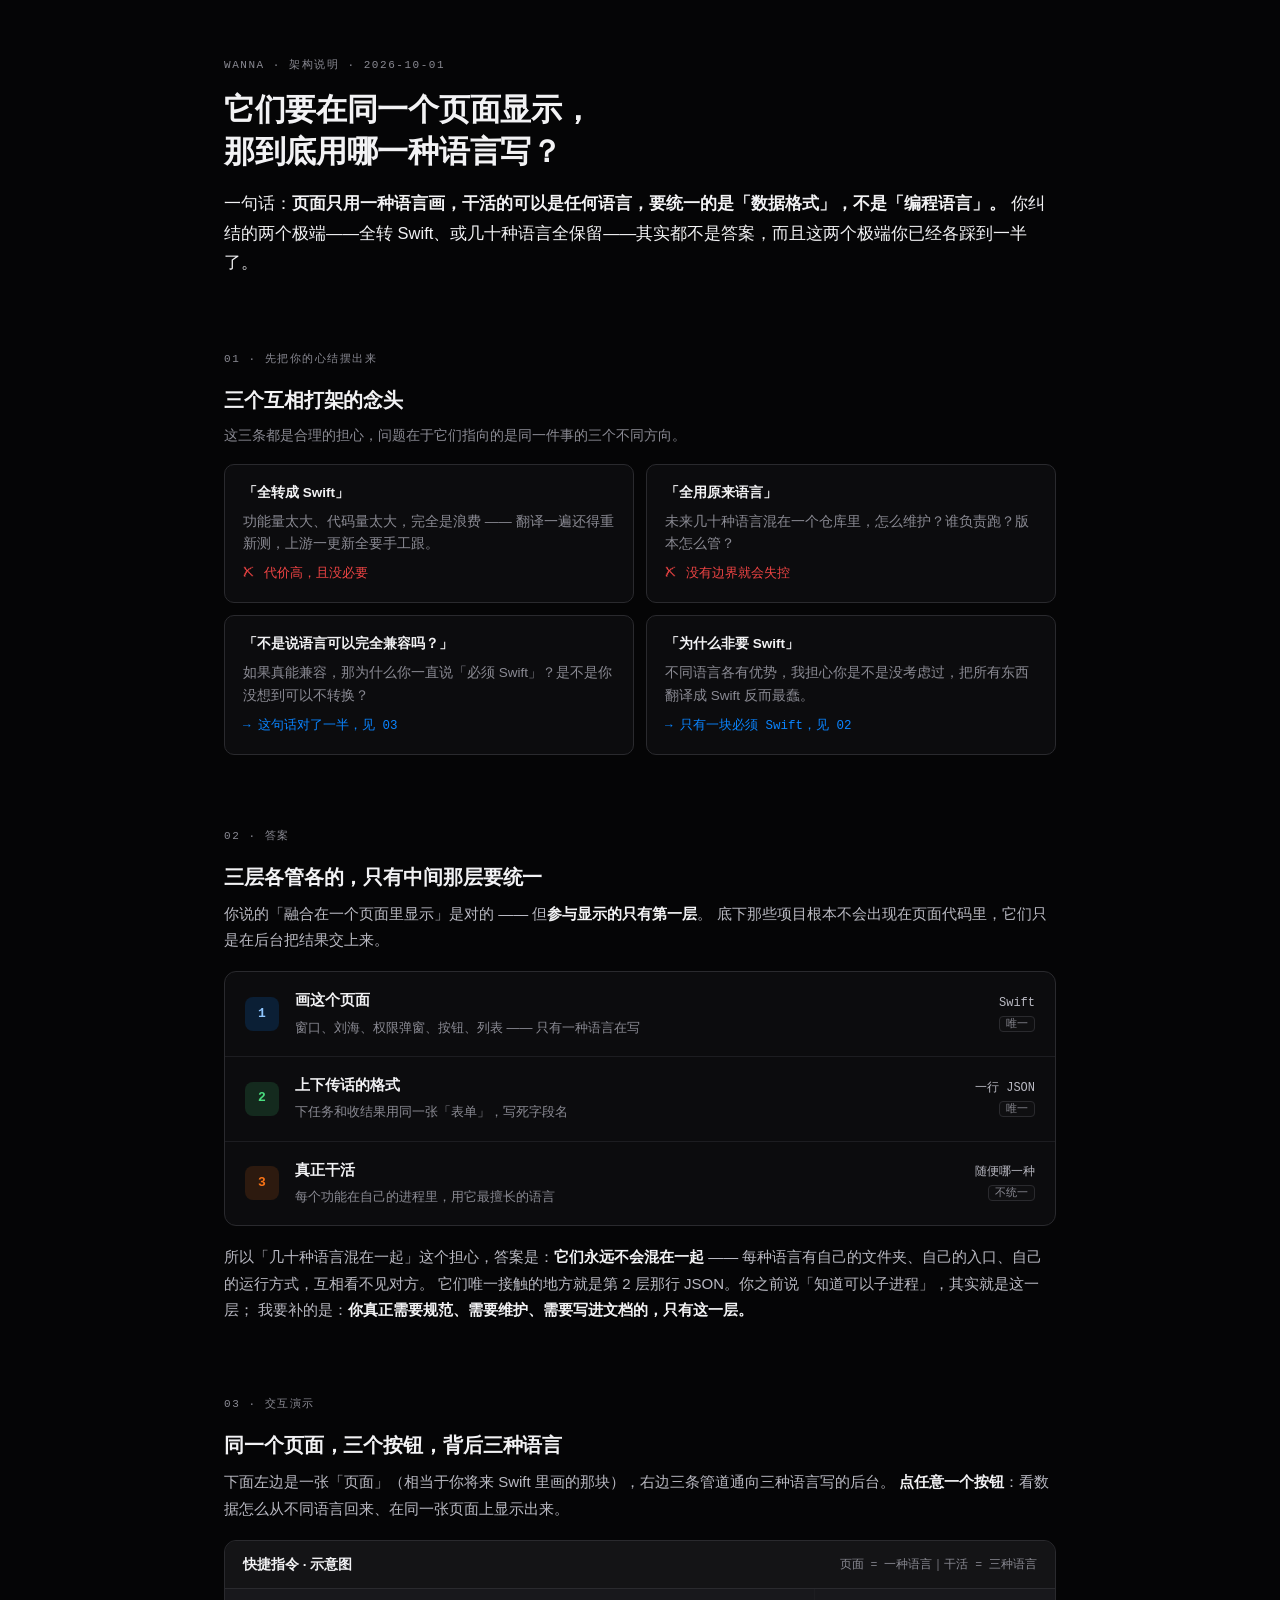
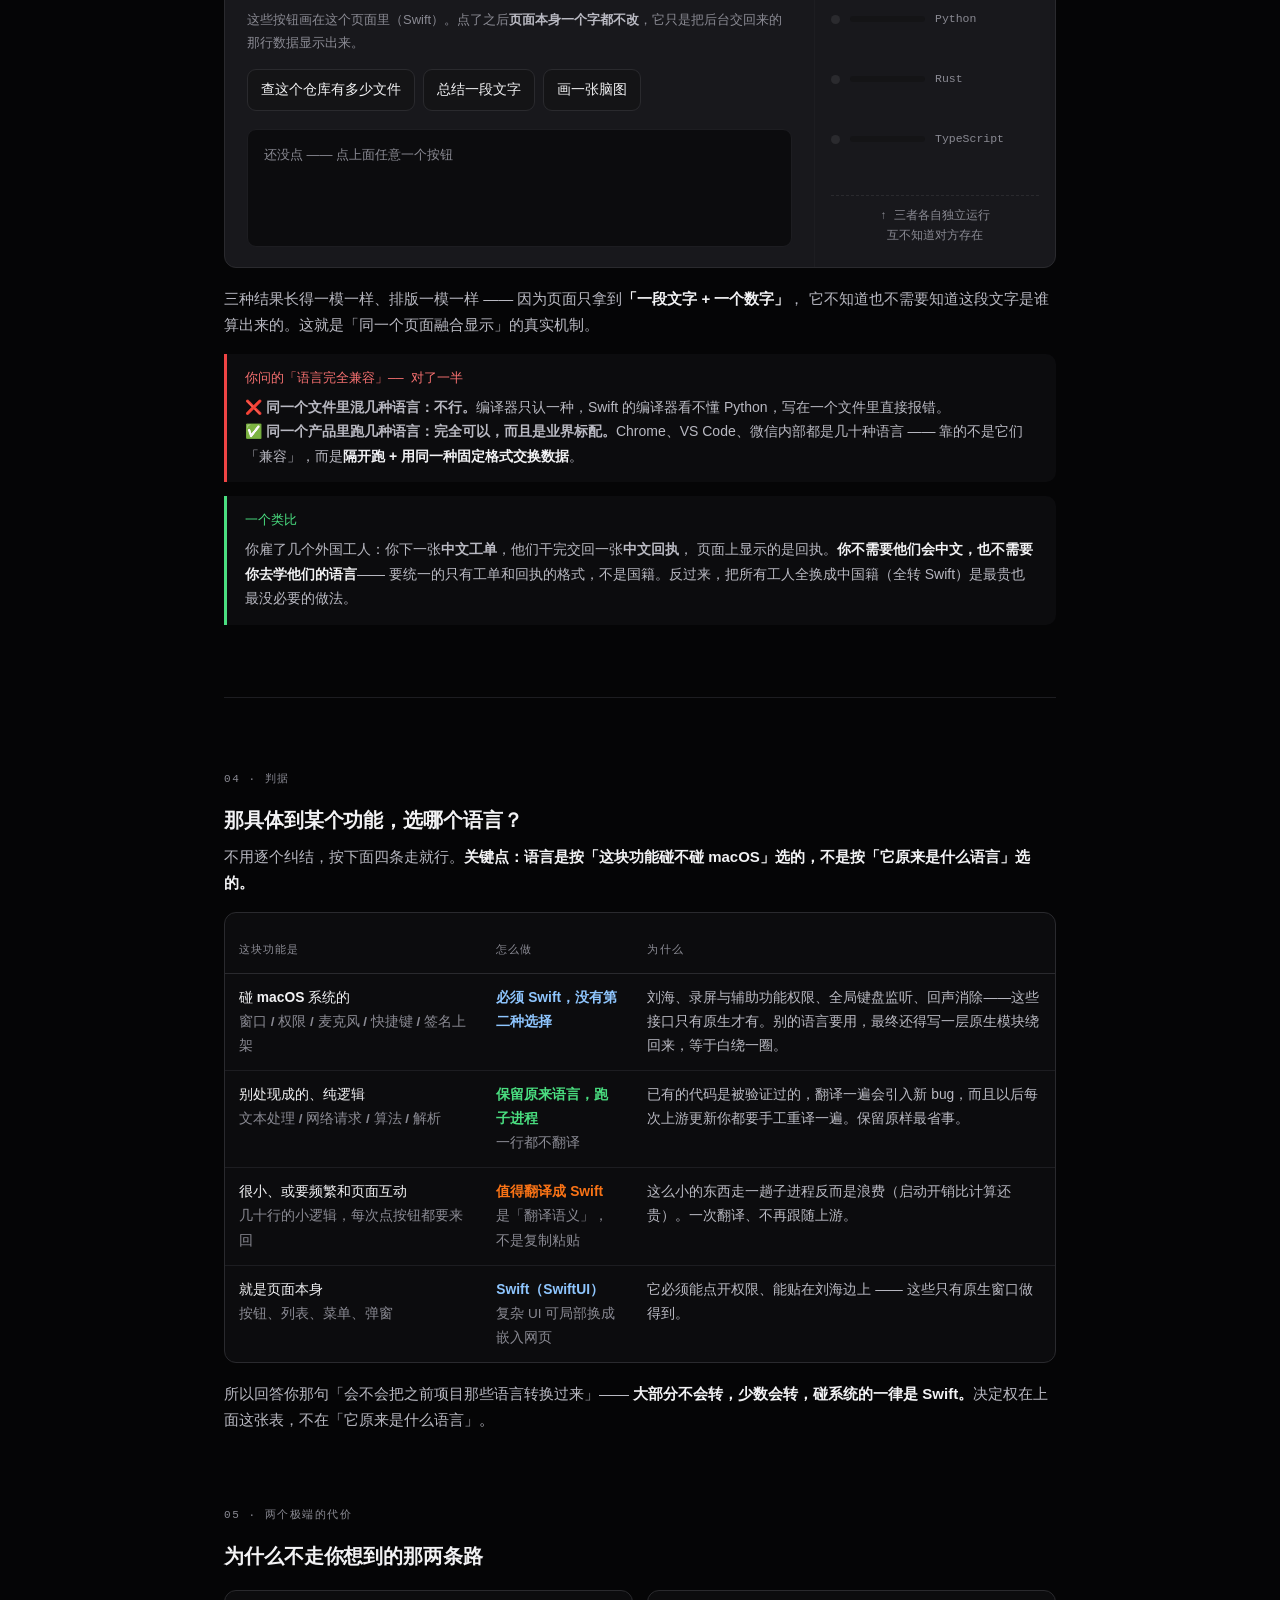
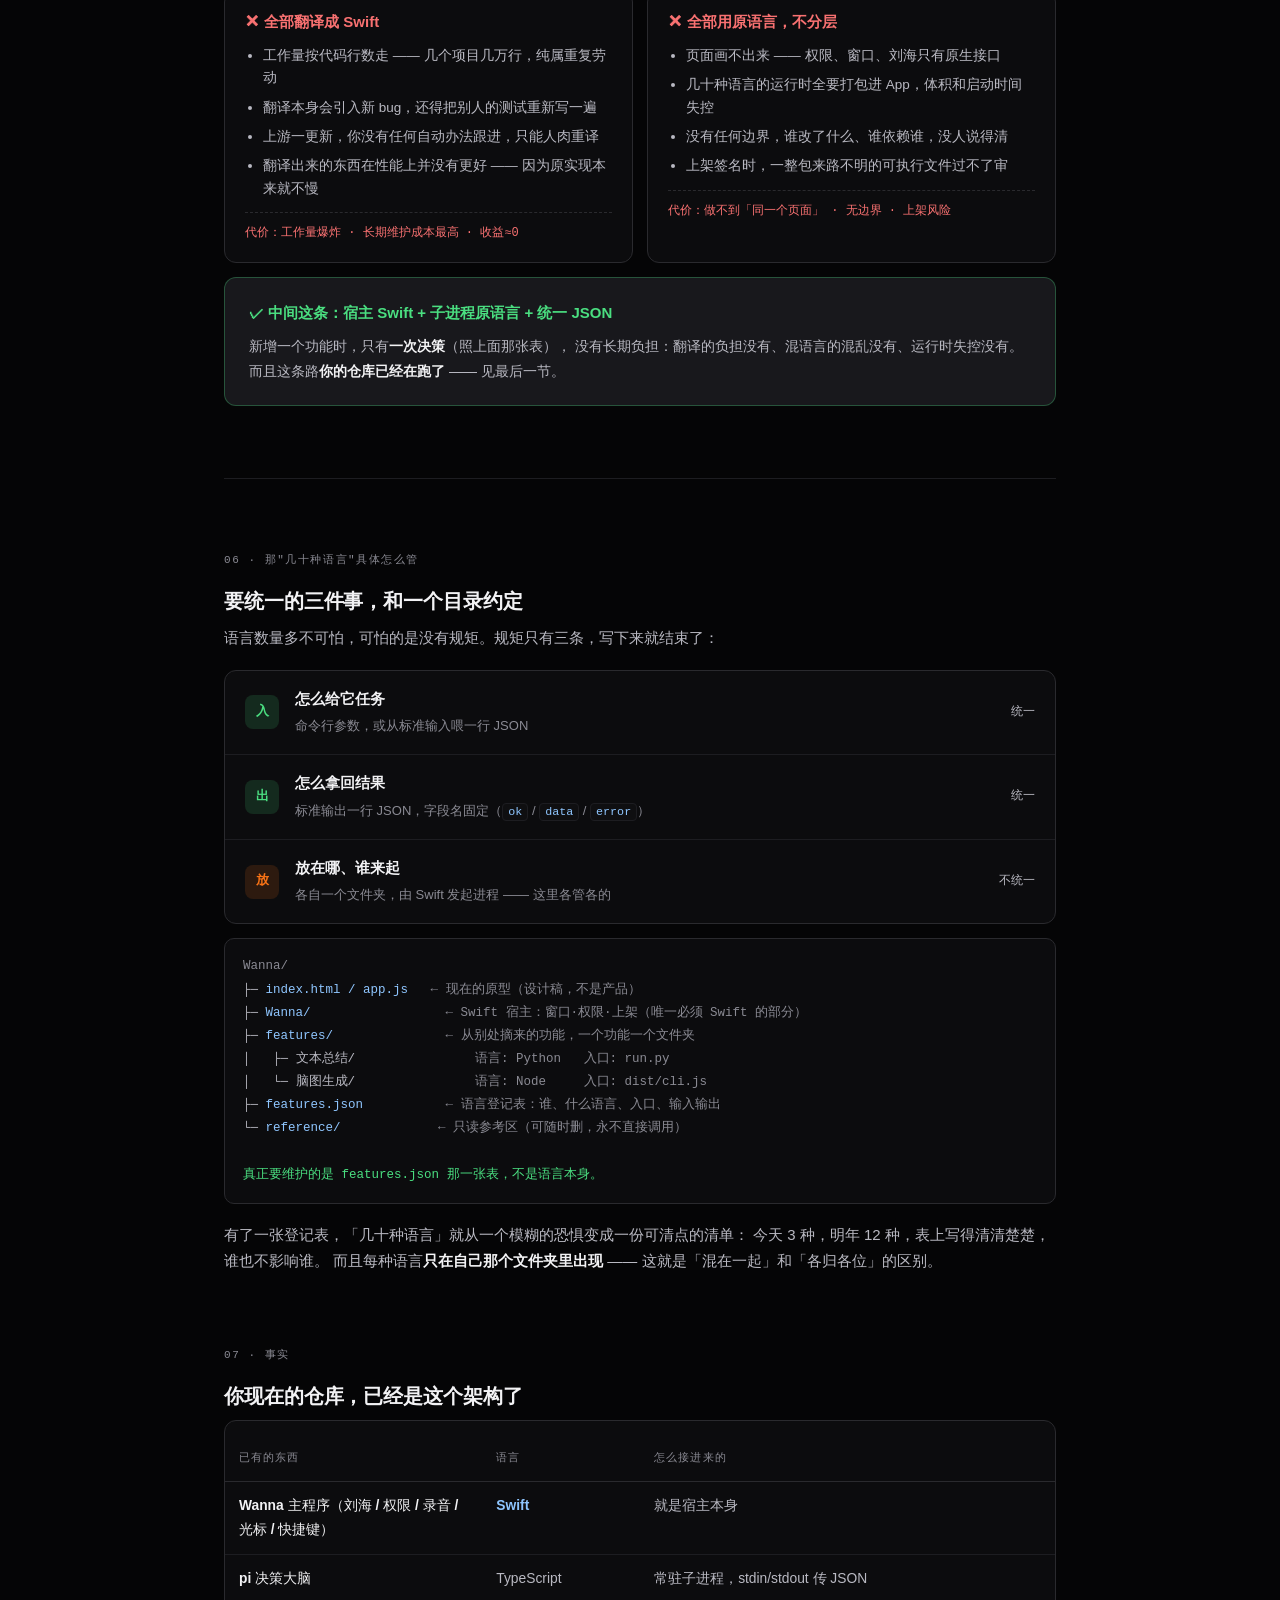
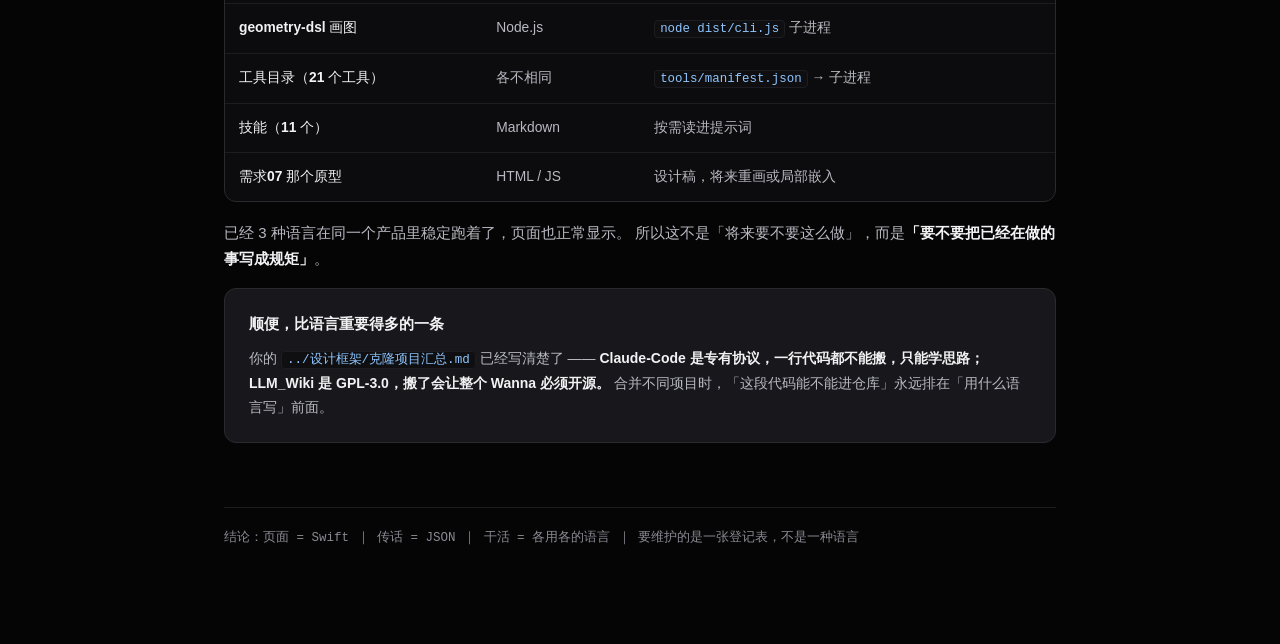
<file: 架构说明/index.html>
<!DOCTYPE html>
<html lang="zh-CN">
<head>
<meta charset="utf-8">
<meta name="viewport" content="width=device-width, initial-scale=1">
<title>多语言功能到底用哪种语言写 · Wanna 架构说明</title>
<link rel="icon" href="data:image/svg+xml,%3Csvg xmlns='http://www.w3.org/2000/svg' viewBox='0 0 16 16'%3E%3Crect width='16' height='16' rx='4' fill='%230A84FF'/%3E%3Cpath d='M4 8h8M8 4v8' stroke='%23fff' stroke-width='1.6' stroke-linecap='round'/%3E%3C/svg%3E">

<style>
  :root{
    --bg:#050506; --surface:#18181C; --surface2:#0C0C0E; --line:#2A2A2E; --line2:#1D1D21;
    --ink:#F2F2F4; --ink2:#B9B9C2; --ink3:#8A8A93;
    --accent:#0A84FF; --ok:#4ADE80; --warn:#F97316; --bad:#EF4444;
    --mono:ui-monospace,SFMono-Regular,Menlo,Consolas,monospace;
  }
  *{box-sizing:border-box}
  html,body{margin:0;padding:0}
  body{
    background:var(--bg); color:var(--ink);
    font-family:-apple-system,BlinkMacSystemFont,"PingFang SC","Microsoft YaHei",sans-serif;
    font-size:15px; line-height:1.75; -webkit-font-smoothing:antialiased;
  }
  .wrap{max-width:880px;margin:0 auto;padding:56px 24px 96px}
  .eyebrow{font-size:11px;letter-spacing:.14em;text-transform:uppercase;color:var(--ink3);
    font-family:var(--mono);margin:0 0 14px}
  h1{font-size:31px;line-height:1.35;font-weight:650;margin:0 0 16px;letter-spacing:-.01em}
  h2{font-size:20px;font-weight:600;margin:0 0 6px;letter-spacing:-.005em}
  h3{font-size:15px;font-weight:600;margin:0 0 4px}
  p{margin:0 0 16px;color:var(--ink2)}
  .lead{font-size:16.5px;color:var(--ink);line-height:1.8}
  .sec{margin-top:72px}
  .rule{height:1px;background:var(--line2);margin:72px 0 0}
  .card{background:var(--surface);border:1px solid var(--line);border-radius:12px;padding:22px 24px}
  .card + .card{margin-top:14px}
  .tag{display:inline-block;font-family:var(--mono);font-size:10.5px;letter-spacing:.06em;
    padding:2px 7px;border-radius:5px;border:1px solid var(--line);color:var(--ink3);margin-right:6px}
  .tag.b{color:#8FC6FF;border-color:rgba(10,132,255,.35);background:rgba(10,132,255,.10)}
  .tag.g{color:var(--ok);border-color:rgba(74,222,128,.35);background:rgba(74,222,128,.10)}
  .tag.o{color:var(--warn);border-color:rgba(249,115,22,.35);background:rgba(249,115,22,.10)}
  .tag.r{color:#F87171;border-color:rgba(239,68,68,.35);background:rgba(239,68,68,.10)}
  code{font-family:var(--mono);font-size:.9em;background:#0F0F11;border:1px solid var(--line2);
    border-radius:4px;padding:1px 5px;color:#8FC6FF}
  .quiet{color:var(--ink3);font-size:13.5px}

  /* 你的心结 */
  .knot{display:grid;grid-template-columns:1fr 1fr;gap:12px}
  .knot > div{background:var(--surface2);border:1px solid var(--line);border-radius:10px;padding:16px 18px}
  .knot h4{margin:0 0 6px;font-size:13.5px;font-weight:600;color:var(--ink)}
  .knot p{margin:0;font-size:13.5px;color:var(--ink3);line-height:1.7}
  .knot .verdict{margin-top:8px;font-size:12.5px;font-family:var(--mono)}
  .no{color:var(--bad)} .yes{color:var(--ok)}

  /* 三层图 */
  .three{margin-top:18px;border:1px solid var(--line);border-radius:12px;overflow:hidden;background:var(--surface2)}
  .layer{display:flex;align-items:center;gap:16px;padding:16px 20px;border-bottom:1px solid var(--line2)}
  .layer:last-child{border-bottom:0}
  .layer .n{flex:0 0 auto;width:34px;height:34px;border-radius:8px;display:flex;align-items:center;
    justify-content:center;font-family:var(--mono);font-size:13px;font-weight:600}
  .layer .t{flex:1;min-width:0}
  .layer .t b{display:block;font-size:14.5px;font-weight:600}
  .layer .t span{font-size:13px;color:var(--ink3)}
  .layer .k{flex:0 0 auto;font-family:var(--mono);font-size:12px;text-align:right;color:var(--ink2)}
  .L1 .n{background:rgba(10,132,255,.16);color:#8FC6FF}
  .L2 .n{background:rgba(74,222,128,.14);color:var(--ok)}
  .L3 .n{background:rgba(249,115,22,.14);color:var(--warn)}
  .once{font-family:var(--mono);font-size:11px;padding:1px 6px;border-radius:4px;
    background:#0F0F11;border:1px solid var(--line);color:var(--ink3)}

  /* 演示 */
  .demo{margin-top:18px;border:1px solid var(--line);border-radius:12px;background:var(--surface);
    overflow:hidden}
  .demo-head{padding:12px 18px;border-bottom:1px solid var(--line);display:flex;
    align-items:center;justify-content:space-between;gap:12px;background:#141416}
  .demo-head b{font-size:13.5px}
  .demo-head span{font-size:11.5px;color:var(--ink3);font-family:var(--mono)}
  .demo-body{display:grid;grid-template-columns:1fr 240px;min-height:264px}
  .pane{padding:20px 22px;border-right:1px solid var(--line2)}
  .pane .hint{font-size:13px;color:var(--ink3);margin-bottom:14px}
  .qbtns{display:flex;flex-wrap:wrap;gap:8px}
  .qbtn{appearance:none;font:inherit;font-size:13.5px;color:var(--ink);background:#141416;
    border:1px solid var(--line);border-radius:9px;padding:8px 13px;cursor:pointer;
    transition:border-color .14s,background .14s}
  .qbtn:hover{border-color:rgba(10,132,255,.6);background:#1F1F22}
  .qbtn.on{border-color:rgba(10,132,255,.75);background:rgba(10,132,255,.14)}
  .out{margin-top:18px;background:var(--surface2);border:1px solid var(--line2);border-radius:9px;
    padding:14px 16px;min-height:118px}
  .out .empty{color:var(--ink3);font-size:13px}
  .out .line{font-size:14.5px;color:var(--ink);line-height:1.7;animation:rise .3s ease-out}
  .out .line em{font-style:normal;color:var(--ok)}
  .out .meta{margin-top:9px;font-family:var(--mono);font-size:11.5px;color:var(--ink3);
    border-top:1px dashed var(--line);padding-top:9px}
  @keyframes rise{from{opacity:0;transform:translateY(5px)}to{opacity:1;transform:none}}

  .pipes{padding:20px 16px;display:flex;flex-direction:column;justify-content:space-between;gap:10px}
  .prow{display:flex;align-items:center;gap:10px}
  .dot{width:9px;height:9px;border-radius:50%;background:#2A2A2E;flex:0 0 auto;transition:background .2s}
  .track{flex:1;height:6px;border-radius:3px;background:#141416;position:relative;overflow:hidden}
  .track i{position:absolute;inset:0;width:0;border-radius:3px;transition:width .55s cubic-bezier(.3,.9,.3,1)}
  .plab{font-family:var(--mono);font-size:11.5px;color:var(--ink3);flex:0 0 auto;width:104px}
  .prow.live .dot{background:var(--ok)}
  .prow.live .plab{color:var(--ink2)}
  .p1.live .track i{width:100%;background:linear-gradient(90deg,#0A84FF,#4ADE80)}
  .p2.live .track i{width:100%;background:linear-gradient(90deg,#0A84FF,#F59E0B)}
  .p3.live .track i{width:100%;background:linear-gradient(90deg,#0A84FF,#A855F7)}
  .psrc{margin-top:6px;font-size:11.5px;color:var(--ink3);font-family:var(--mono);
    text-align:center;border-top:1px dashed var(--line);padding-top:10px}

  /* 表 */
  table{width:100%;border-collapse:collapse;margin-top:16px;font-size:13.8px}
  th,td{text-align:left;padding:12px 14px;border-bottom:1px solid var(--line2);vertical-align:top}
  th{font-size:11px;letter-spacing:.1em;text-transform:uppercase;color:var(--ink3);
    font-family:var(--mono);font-weight:500;border-bottom-color:var(--line)}
  td{color:var(--ink2)}
  td:first-child{color:var(--ink);font-weight:550;width:31%}
  tbody tr:last-child td{border-bottom:0}
  .tblwrap{border:1px solid var(--line);border-radius:12px;overflow:hidden;background:var(--surface2)}

  /* 两极对比 */
  .vs{display:grid;grid-template-columns:1fr 1fr;gap:14px;margin-top:16px}
  .vs > div{border:1px solid var(--line);border-radius:12px;padding:18px 20px;background:var(--surface2)}
  .vs h3{display:flex;align-items:center;gap:8px}
  .vs ul{margin:10px 0 0;padding-left:18px}
  .vs li{font-size:13.5px;color:var(--ink2);margin-bottom:7px;line-height:1.65}
  .vs .cost{margin-top:12px;font-family:var(--mono);font-size:12px;padding-top:10px;
    border-top:1px dashed var(--line)}
  .bad-c h3{color:#F87171} .ok-c h3{color:var(--ok)}
  .bad-c .cost{color:#F87171} .ok-c .cost{color:var(--ok)}

  /* 误解 */
  .myth{border-left:3px solid var(--bad);background:var(--surface2);border-radius:0 10px 10px 0;
    padding:14px 18px;margin-top:14px}
  .myth .h{font-size:13px;font-family:var(--mono);color:#F87171;margin-bottom:4px}
  .myth p{margin:0;font-size:14px;color:var(--ink2)}
  .fact{border-left-color:var(--ok)} .fact .h{color:var(--ok)}

  /* 目录 */
  pre{background:var(--surface2);border:1px solid var(--line);border-radius:10px;padding:16px 18px;
    overflow:auto;font-family:var(--mono);font-size:12.5px;line-height:1.85;color:var(--ink2);margin:14px 0 0}
  pre .c{color:var(--ink3)} pre .k{color:#8FC6FF} pre .g{color:var(--ok)}

  .foot{margin-top:64px;padding-top:20px;border-top:1px solid var(--line2);
    font-size:12.5px;color:var(--ink3);font-family:var(--mono)}
  @media (max-width:760px){
    .demo-body{grid-template-columns:1fr}
    .pane{border-right:0;border-bottom:1px solid var(--line2)}
    .knot,.vs{grid-template-columns:1fr}
    h1{font-size:25px}
  }
</style>
</head>
<body>
<div class="wrap">

  <p class="eyebrow">Wanna · 架构说明 · 2026-10-01</p>
  <h1>它们要在同一个页面显示，<br>那到底用哪一种语言写？</h1>
  <p class="lead">一句话：<b style="color:#F2F2F4">页面只用一种语言画，干活的可以是任何语言，要统一的是「数据格式」，不是「编程语言」。</b>
  你纠结的两个极端——全转 Swift、或几十种语言全保留——其实都不是答案，而且这两个极端你已经各踩到一半了。</p>

  <!-- ═══ 1 ═══ -->
  <div class="sec">
    <p class="eyebrow">01 · 先把你的心结摆出来</p>
    <h2>三个互相打架的念头</h2>
    <p class="quiet">这三条都是合理的担心，问题在于它们指向的是同一件事的三个不同方向。</p>

    <div class="knot">
      <div>
        <h4>「全转成 Swift」</h4>
        <p>功能量太大、代码量太大，完全是浪费 —— 翻译一遍还得重新测，上游一更新全要手工跟。</p>
        <div class="verdict no">✗ 代价高，且没必要</div>
      </div>
      <div>
        <h4>「全用原来语言」</h4>
        <p>未来几十种语言混在一个仓库里，怎么维护？谁负责跑？版本怎么管？</p>
        <div class="verdict no">✗ 没有边界就会失控</div>
      </div>
      <div>
        <h4>「不是说语言可以完全兼容吗？」</h4>
        <p>如果真能兼容，那为什么你一直说「必须 Swift」？是不是你没想到可以不转换？</p>
        <div class="verdict" style="color:var(--accent)">→ 这句话对了一半，见 03</div>
      </div>
      <div>
        <h4>「为什么非要 Swift」</h4>
        <p>不同语言各有优势，我担心你是不是没考虑过，把所有东西翻译成 Swift 反而最蠢。</p>
        <div class="verdict" style="color:var(--accent)">→ 只有一块必须 Swift，见 02</div>
      </div>
    </div>
  </div>

  <!-- ═══ 2 ═══ -->
  <div class="sec">
    <p class="eyebrow">02 · 答案</p>
    <h2>三层各管各的，只有中间那层要统一</h2>
    <p>你说的「融合在一个页面里显示」是对的 —— 但<b style="color:#F2F2F4">参与显示的只有第一层</b>。
    底下那些项目根本不会出现在页面代码里，它们只是在后台把结果交上来。</p>

    <div class="three">
      <div class="layer L1">
        <div class="n">1</div>
        <div class="t"><b>画这个页面</b><span>窗口、刘海、权限弹窗、按钮、列表 —— 只有一种语言在写</span></div>
        <div class="k">Swift<br><span class="once">唯一</span></div>
      </div>
      <div class="layer L2">
        <div class="n">2</div>
        <div class="t"><b>上下传话的格式</b><span>下任务和收结果用同一张「表单」，写死字段名</span></div>
        <div class="k">一行 JSON<br><span class="once">唯一</span></div>
      </div>
      <div class="layer L3">
        <div class="n">3</div>
        <div class="t"><b>真正干活</b><span>每个功能在自己的进程里，用它最擅长的语言</span></div>
        <div class="k">随便哪一种<br><span class="once">不统一</span></div>
      </div>
    </div>

    <p style="margin-top:18px">所以「几十种语言混在一起」这个担心，答案是：<b style="color:#F2F2F4">它们永远不会混在一起</b> ——
    每种语言有自己的文件夹、自己的入口、自己的运行方式，互相看不见对方。
    它们唯一接触的地方就是第 2 层那行 JSON。你之前说「知道可以子进程」，其实就是这一层；
    我要补的是：<b style="color:#F2F2F4">你真正需要规范、需要维护、需要写进文档的，只有这一层。</b></p>
  </div>

  <!-- ═══ 3 ═══ -->
  <div class="sec">
    <p class="eyebrow">03 · 交互演示</p>
    <h2>同一个页面，三个按钮，背后三种语言</h2>
    <p>下面左边是一张「页面」（相当于你将来 Swift 里画的那块），右边三条管道通向三种语言写的后台。
    <b style="color:#F2F2F4">点任意一个按钮</b>：看数据怎么从不同语言回来、在同一张页面上显示出来。</p>

    <div class="demo">
      <div class="demo-head">
        <b>快捷指令 · 示意图</b>
        <span>页面 = 一种语言｜干活 = 三种语言</span>
      </div>
      <div class="demo-body">
        <div class="pane">
          <div class="hint">这些按钮画在这个页面里（Swift）。点了之后<b style="color:#B9B9C2">页面本身一个字都不改</b>，它只是把后台交回来的那行数据显示出来。</div>
          <div class="qbtns">
            <button class="qbtn" data-k="1">查这个仓库有多少文件</button>
            <button class="qbtn" data-k="2">总结一段文字</button>
            <button class="qbtn" data-k="3">画一张脑图</button>
          </div>
          <div class="out" id="out">
            <div class="empty">还没点 —— 点上面任意一个按钮</div>
          </div>
        </div>
        <div class="pipes">
          <div class="prow p1" id="p1"><span class="dot"></span><span class="track"><i></i></span><span class="plab">Python</span></div>
          <div class="prow p2" id="p2"><span class="dot"></span><span class="track"><i></i></span><span class="plab">Rust</span></div>
          <div class="prow p3" id="p3"><span class="dot"></span><span class="track"><i></i></span><span class="plab">TypeScript</span></div>
          <div class="psrc">↑ 三者各自独立运行<br>互不知道对方存在</div>
        </div>
      </div>
    </div>

    <p style="margin-top:18px">三种结果长得一模一样、排版一模一样 —— 因为页面只拿到<b style="color:#F2F2F4">「一段文字 + 一个数字」</b>，
    它不知道也不需要知道这段文字是谁算出来的。这就是「同一个页面融合显示」的真实机制。</p>

    <div class="myth">
      <div class="h">你问的「语言完全兼容」—— 对了一半</div>
      <p><b>❌ 同一个文件里混几种语言：不行。</b>编译器只认一种，Swift 的编译器看不懂 Python，写在一个文件里直接报错。<br>
      <b>✅ 同一个产品里跑几种语言：完全可以，而且是业界标配。</b>Chrome、VS Code、微信内部都是几十种语言 ——
      靠的不是它们「兼容」，而是<b style="color:#F2F2F4">隔开跑 + 用同一种固定格式交换数据</b>。</p>
    </div>

    <div class="myth fact">
      <div class="h">一个类比</div>
      <p>你雇了几个外国工人：你下一张<b>中文工单</b>，他们干完交回一张<b>中文回执</b>，
      页面上显示的是回执。<b style="color:#F2F2F4">你不需要他们会中文，也不需要你去学他们的语言</b>——
      要统一的只有工单和回执的格式，不是国籍。反过来，把所有工人全换成中国籍（全转 Swift）是最贵也最没必要的做法。</p>
    </div>
  </div>

  <div class="rule"></div>

  <!-- ═══ 4 ═══ -->
  <div class="sec">
    <p class="eyebrow">04 · 判据</p>
    <h2>那具体到某个功能，选哪个语言？</h2>
    <p>不用逐个纠结，按下面四条走就行。<b style="color:#F2F2F4">关键点：语言是按「这块功能碰不碰 macOS」选的，不是按「它原来是什么语言」选的。</b></p>

    <div class="tblwrap">
      <table>
        <thead>
          <tr><th>这块功能是</th><th>怎么做</th><th>为什么</th></tr>
        </thead>
        <tbody>
          <tr>
            <td>碰 macOS 系统的<br><span class="quiet">窗口 / 权限 / 麦克风 / 快捷键 / 签名上架</span></td>
            <td><b style="color:#8FC6FF">必须 Swift，没有第二种选择</b></td>
            <td>刘海、录屏与辅助功能权限、全局键盘监听、回声消除——这些接口只有原生才有。别的语言要用，最终还得写一层原生模块绕回来，等于白绕一圈。</td>
          </tr>
          <tr>
            <td>别处现成的、纯逻辑<br><span class="quiet">文本处理 / 网络请求 / 算法 / 解析</span></td>
            <td><b style="color:var(--ok)">保留原来语言，跑子进程</b><br><span class="quiet">一行都不翻译</span></td>
            <td>已有的代码是被验证过的，翻译一遍会引入新 bug，而且以后每次上游更新你都要手工重译一遍。保留原样最省事。</td>
          </tr>
          <tr>
            <td>很小、或要频繁和页面互动<br><span class="quiet">几十行的小逻辑，每次点按钮都要来回</span></td>
            <td><b style="color:var(--warn)">值得翻译成 Swift</b><br><span class="quiet">是「翻译语义」，不是复制粘贴</span></td>
            <td>这么小的东西走一趟子进程反而是浪费（启动开销比计算还贵）。一次翻译、不再跟随上游。</td>
          </tr>
          <tr>
            <td>就是页面本身<br><span class="quiet">按钮、列表、菜单、弹窗</span></td>
            <td><b style="color:#8FC6FF">Swift（SwiftUI）</b><br><span class="quiet">复杂 UI 可局部换成嵌入网页</span></td>
            <td>它必须能点开权限、能贴在刘海边上 —— 这些只有原生窗口做得到。</td>
          </tr>
        </tbody>
      </table>
    </div>

    <p style="margin-top:18px">所以回答你那句「会不会把之前项目那些语言转换过来」——
    <b style="color:#F2F2F4">大部分不会转，少数会转，碰系统的一律是 Swift。</b>决定权在上面这张表，不在「它原来是什么语言」。</p>
  </div>

  <!-- ═══ 5 ═══ -->
  <div class="sec">
    <p class="eyebrow">05 · 两个极端的代价</p>
    <h2>为什么不走你想到的那两条路</h2>
    <div class="vs">
      <div class="bad-c">
        <h3>✕ 全部翻译成 Swift</h3>
        <ul>
          <li>工作量按代码行数走 —— 几个项目几万行，纯属重复劳动</li>
          <li>翻译本身会引入新 bug，还得把别人的测试重新写一遍</li>
          <li>上游一更新，你没有任何自动办法跟进，只能人肉重译</li>
          <li>翻译出来的东西在性能上并没有更好 —— 因为原实现本来就不慢</li>
        </ul>
        <div class="cost">代价：工作量爆炸 · 长期维护成本最高 · 收益≈0</div>
      </div>
      <div class="bad-c">
        <h3>✕ 全部用原语言，不分层</h3>
        <ul>
          <li>页面画不出来 —— 权限、窗口、刘海只有原生接口</li>
          <li>几十种语言的运行时全要打包进 App，体积和启动时间失控</li>
          <li>没有任何边界，谁改了什么、谁依赖谁，没人说得清</li>
          <li>上架签名时，一整包来路不明的可执行文件过不了审</li>
        </ul>
        <div class="cost">代价：做不到「同一个页面」 · 无边界 · 上架风险</div>
      </div>
    </div>

    <div class="card ok-c" style="margin-top:14px;border-color:rgba(74,222,128,.3)">
      <h3 style="color:var(--ok)">✓ 中间这条：宿主 Swift + 子进程原语言 + 统一 JSON</h3>
      <p style="margin:8px 0 0;font-size:14px">新增一个功能时，只有<b style="color:#F2F2F4">一次决策</b>（照上面那张表），
      没有长期负担：翻译的负担没有、混语言的混乱没有、运行时失控没有。
      而且这条路<b style="color:#F2F2F4">你的仓库已经在跑了</b> —— 见最后一节。</p>
    </div>
  </div>

  <div class="rule"></div>

  <!-- ═══ 6 ═══ -->
  <div class="sec">
    <p class="eyebrow">06 · 那"几十种语言"具体怎么管</p>
    <h2>要统一的三件事，和一个目录约定</h2>
    <p>语言数量多不可怕，可怕的是没有规矩。规矩只有三条，写下来就结束了：</p>

    <div class="three">
      <div class="layer L2">
        <div class="n">入</div>
        <div class="t"><b>怎么给它任务</b><span>命令行参数，或从标准输入喂一行 JSON</span></div>
        <div class="k">统一</div>
      </div>
      <div class="layer L2">
        <div class="n">出</div>
        <div class="t"><b>怎么拿回结果</b><span>标准输出一行 JSON，字段名固定（<code>ok</code> / <code>data</code> / <code>error</code>）</span></div>
        <div class="k">统一</div>
      </div>
      <div class="layer L3">
        <div class="n">放</div>
        <div class="t"><b>放在哪、谁来起</b><span>各自一个文件夹，由 Swift 发起进程 —— 这里各管各的</span></div>
        <div class="k">不统一</div>
      </div>
    </div>

    <pre><span class="c">Wanna/</span>
├─ <span class="k">index.html / app.js</span>   <span class="c">← 现在的原型（设计稿，不是产品）</span>
├─ <span class="k">Wanna/</span>                  <span class="c">← Swift 宿主：窗口·权限·上架（唯一必须 Swift 的部分）</span>
├─ <span class="k">features/</span>               <span class="c">← 从别处摘来的功能，一个功能一个文件夹</span>
│   ├─ 文本总结/             <span class="c">   语言: Python   入口: run.py</span>
│   └─ 脑图生成/             <span class="c">   语言: Node     入口: dist/cli.js</span>
├─ <span class="k">features.json</span>           <span class="c">← 语言登记表：谁、什么语言、入口、输入输出</span>
└─ <span class="k">reference/</span>             <span class="c">← 只读参考区（可随时删，永不直接调用）</span>

<span class="g">真正要维护的是 features.json 那一张表，不是语言本身。</span></pre>

    <p style="margin-top:18px">有了一张登记表，「几十种语言」就从一个模糊的恐惧变成一份可清点的清单：
    今天 3 种，明年 12 种，表上写得清清楚楚，谁也不影响谁。
    而且每种语言<b style="color:#F2F2F4">只在自己那个文件夹里出现</b> —— 这就是「混在一起」和「各归各位」的区别。</p>
  </div>

  <!-- ═══ 7 ═══ -->
  <div class="sec">
    <p class="eyebrow">07 · 事实</p>
    <h2>你现在的仓库，已经是这个架构了</h2>
    <div class="tblwrap">
      <table>
        <thead><tr><th>已有的东西</th><th>语言</th><th>怎么接进来的</th></tr></thead>
        <tbody>
          <tr><td>Wanna 主程序（刘海 / 权限 / 录音 / 光标 / 快捷键）</td><td><b style="color:#8FC6FF">Swift</b></td><td>就是宿主本身</td></tr>
          <tr><td>pi 决策大脑</td><td>TypeScript</td><td>常驻子进程，stdin/stdout 传 JSON</td></tr>
          <tr><td>geometry-dsl 画图</td><td>Node.js</td><td><code>node dist/cli.js</code> 子进程</td></tr>
          <tr><td>工具目录（21 个工具）</td><td>各不相同</td><td><code>tools/manifest.json</code> → 子进程</td></tr>
          <tr><td>技能（11 个）</td><td>Markdown</td><td>按需读进提示词</td></tr>
          <tr><td>需求07 那个原型</td><td>HTML / JS</td><td>设计稿，将来重画或局部嵌入</td></tr>
        </tbody>
      </table>
    </div>
    <p style="margin-top:18px">已经 3 种语言在同一个产品里稳定跑着了，页面也正常显示。
    所以这不是「将来要不要这么做」，而是<b style="color:#F2F2F4">「要不要把已经在做的事写成规矩」</b>。</p>

    <div class="card" style="margin-top:16px">
      <h3>顺便，比语言重要得多的一条</h3>
      <p style="margin:8px 0 0;font-size:14px">你的 <code>../设计框架/克隆项目汇总.md</code> 已经写清楚了 ——
      <b style="color:#F2F2F4">Claude-Code 是专有协议，一行代码都不能搬，只能学思路；LLM_Wiki 是 GPL-3.0，搬了会让整个 Wanna 必须开源。</b>
      合并不同项目时，「这段代码能不能进仓库」永远排在「用什么语言写」前面。</p>
    </div>
  </div>

  <div class="foot">
    结论：页面 = Swift ｜ 传话 = JSON ｜ 干活 = 各用各的语言 ｜ 要维护的是一张登记表，不是一种语言
  </div>

</div>

<script>
(function(){
  var DATA = {
    1: { p:'p1', lang:'Python', line:'这个仓库里有 <em>1 247</em> 个文件，其中 Swift 82 个、Markdown 61 个。',
         json:'{"ok":true,"data":{"files":1247,"swift":82,"md":61}}' },
    2: { p:'p2', lang:'Rust', line:'三句话总结：用户要把多语言功能融合进<b>同一个页面</b>；答案是<b>分层</b>而不是统一语言；要统一的只有<b>数据格式</b>。',
         json:'{"ok":true,"data":{"summary":"…","sentences":3}}' },
    3: { p:'p3', lang:'TypeScript', line:'脑图已生成：<em>根节点 → 3 个分支 → 11 个节点</em>，落在 <code>~/Desktop/Wanna图形/</code>',
         json:'{"ok":true,"data":{"nodes":11,"branches":3,"path":"~/Desktop/…"}}' }
  };
  var out = document.getElementById('out');
  var rows = { p1:document.getElementById('p1'), p2:document.getElementById('p2'), p3:document.getElementById('p3') };
  var timer = null;

  document.querySelectorAll('.qbtn').forEach(function(btn){
    btn.addEventListener('click', function(){
      var d = DATA[btn.dataset.k];
      document.querySelectorAll('.qbtn').forEach(function(b){ b.classList.toggle('on', b===btn); });
      Object.keys(rows).forEach(function(k){ rows[k].classList.remove('live'); });
      rows[d.p].classList.add('live');
      clearTimeout(timer);
      timer = setTimeout(function(){ rows[d.p].classList.remove('live'); }, 2600);

      out.innerHTML =
        '<div class="line">' + d.line + '</div>' +
        '<div class="meta">后台（' + d.lang + '）交回的就是这一行 —— 页面收到的只有数据，不知道是谁算的<br>' +
        '← ' + d.json + '</div>';
    });
  });
})();
</script>
</body>
</html>
</file>
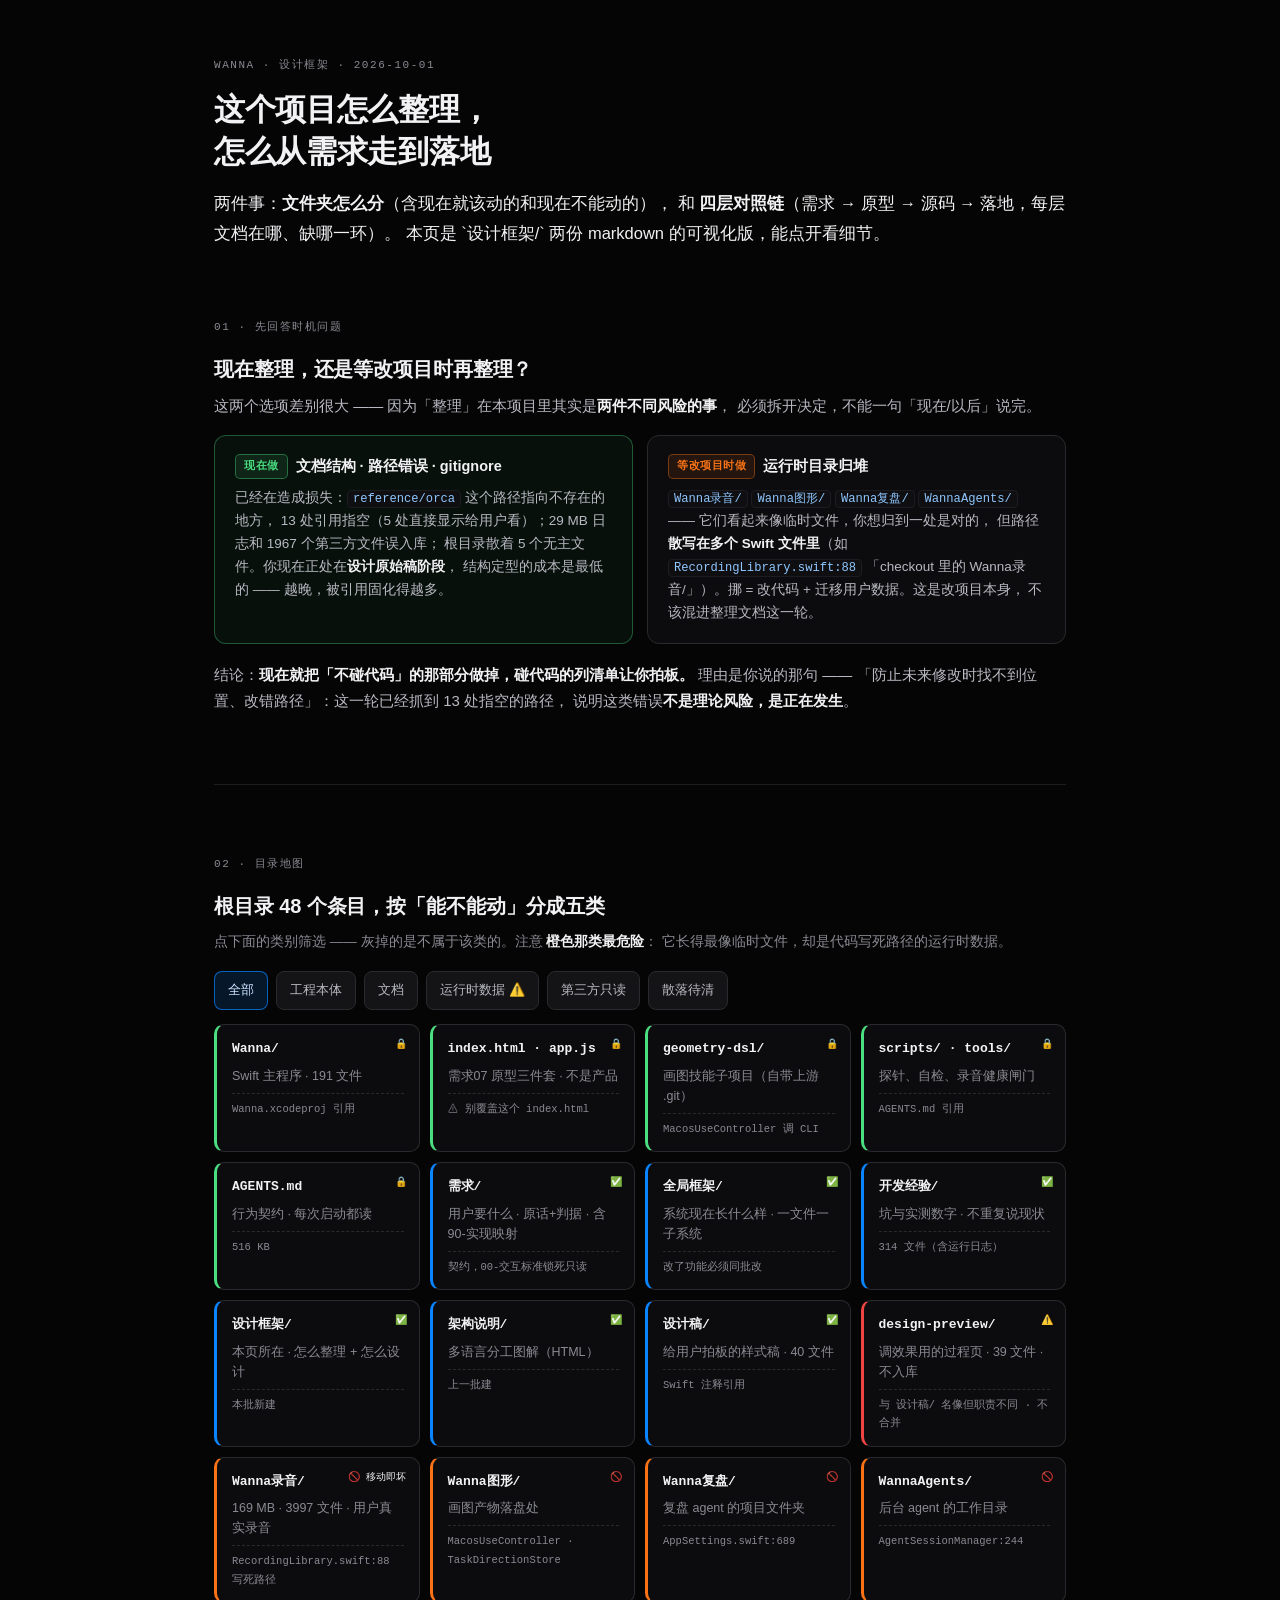
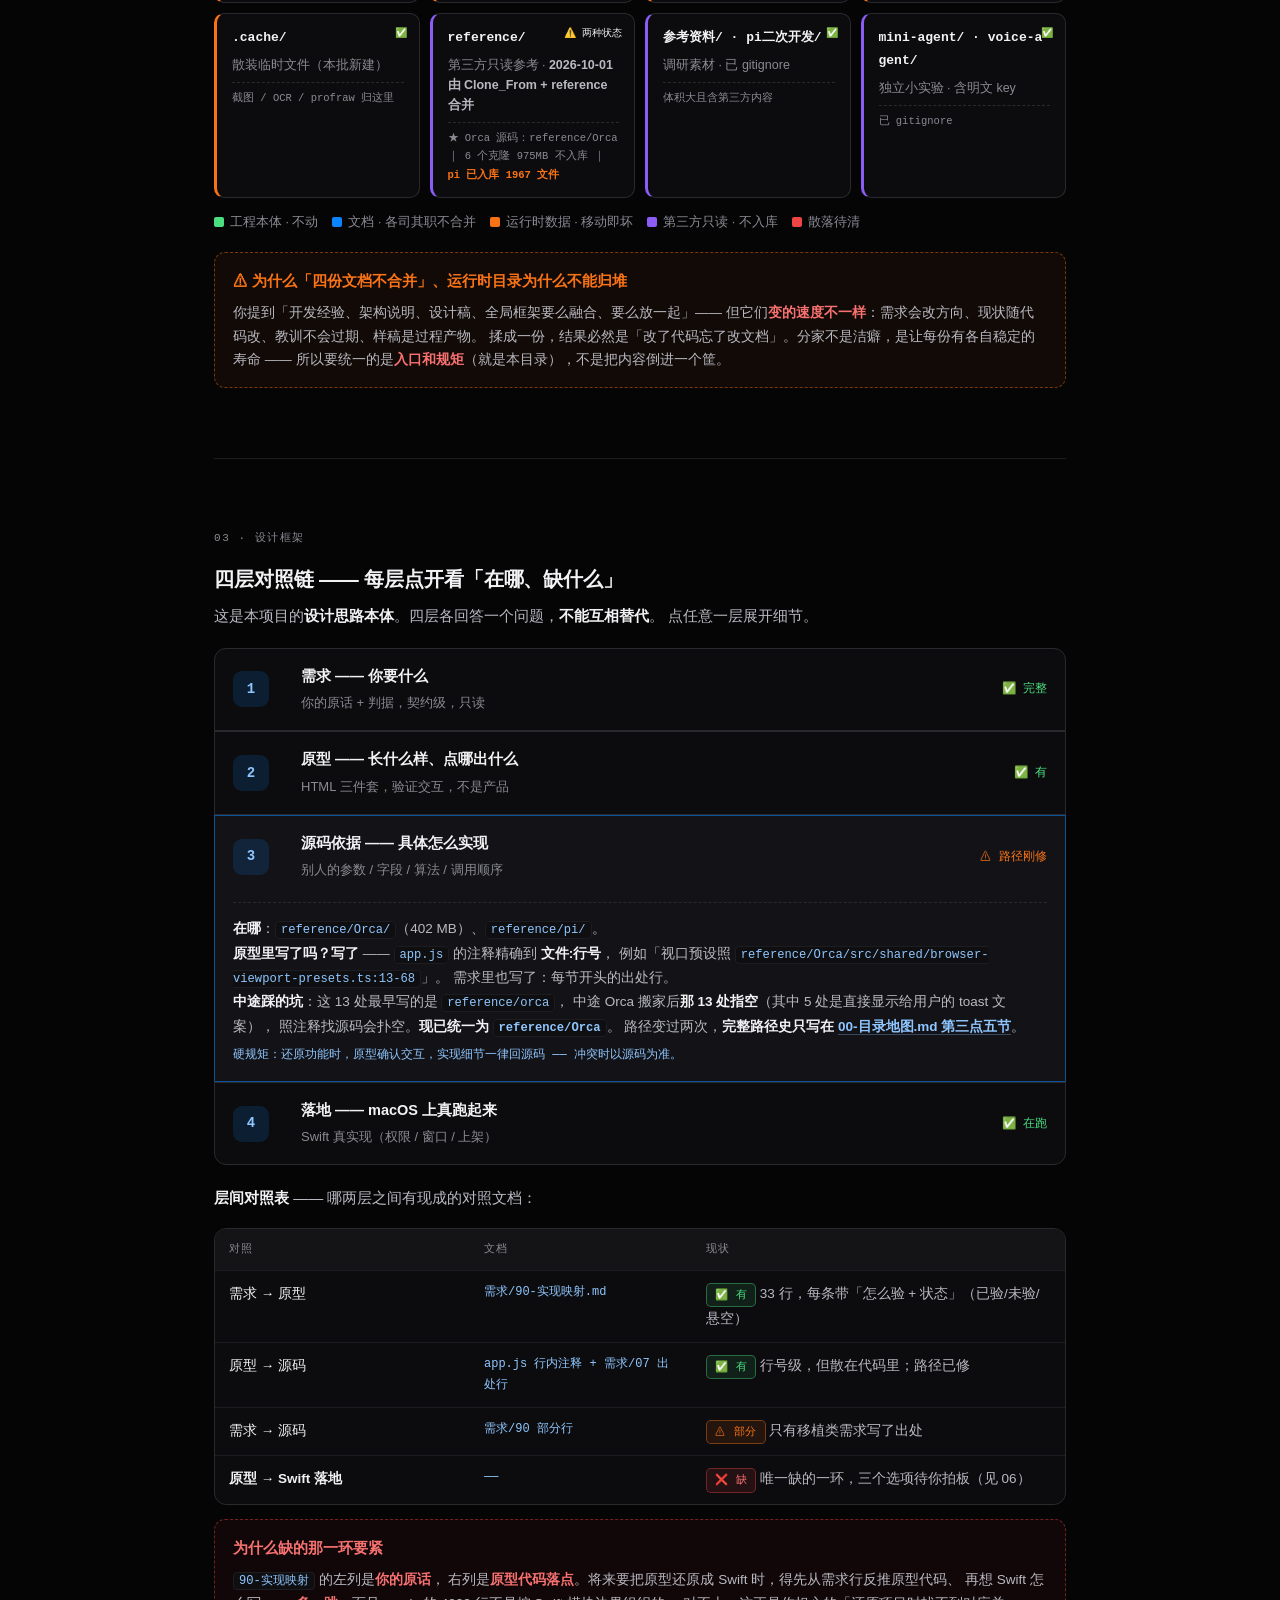
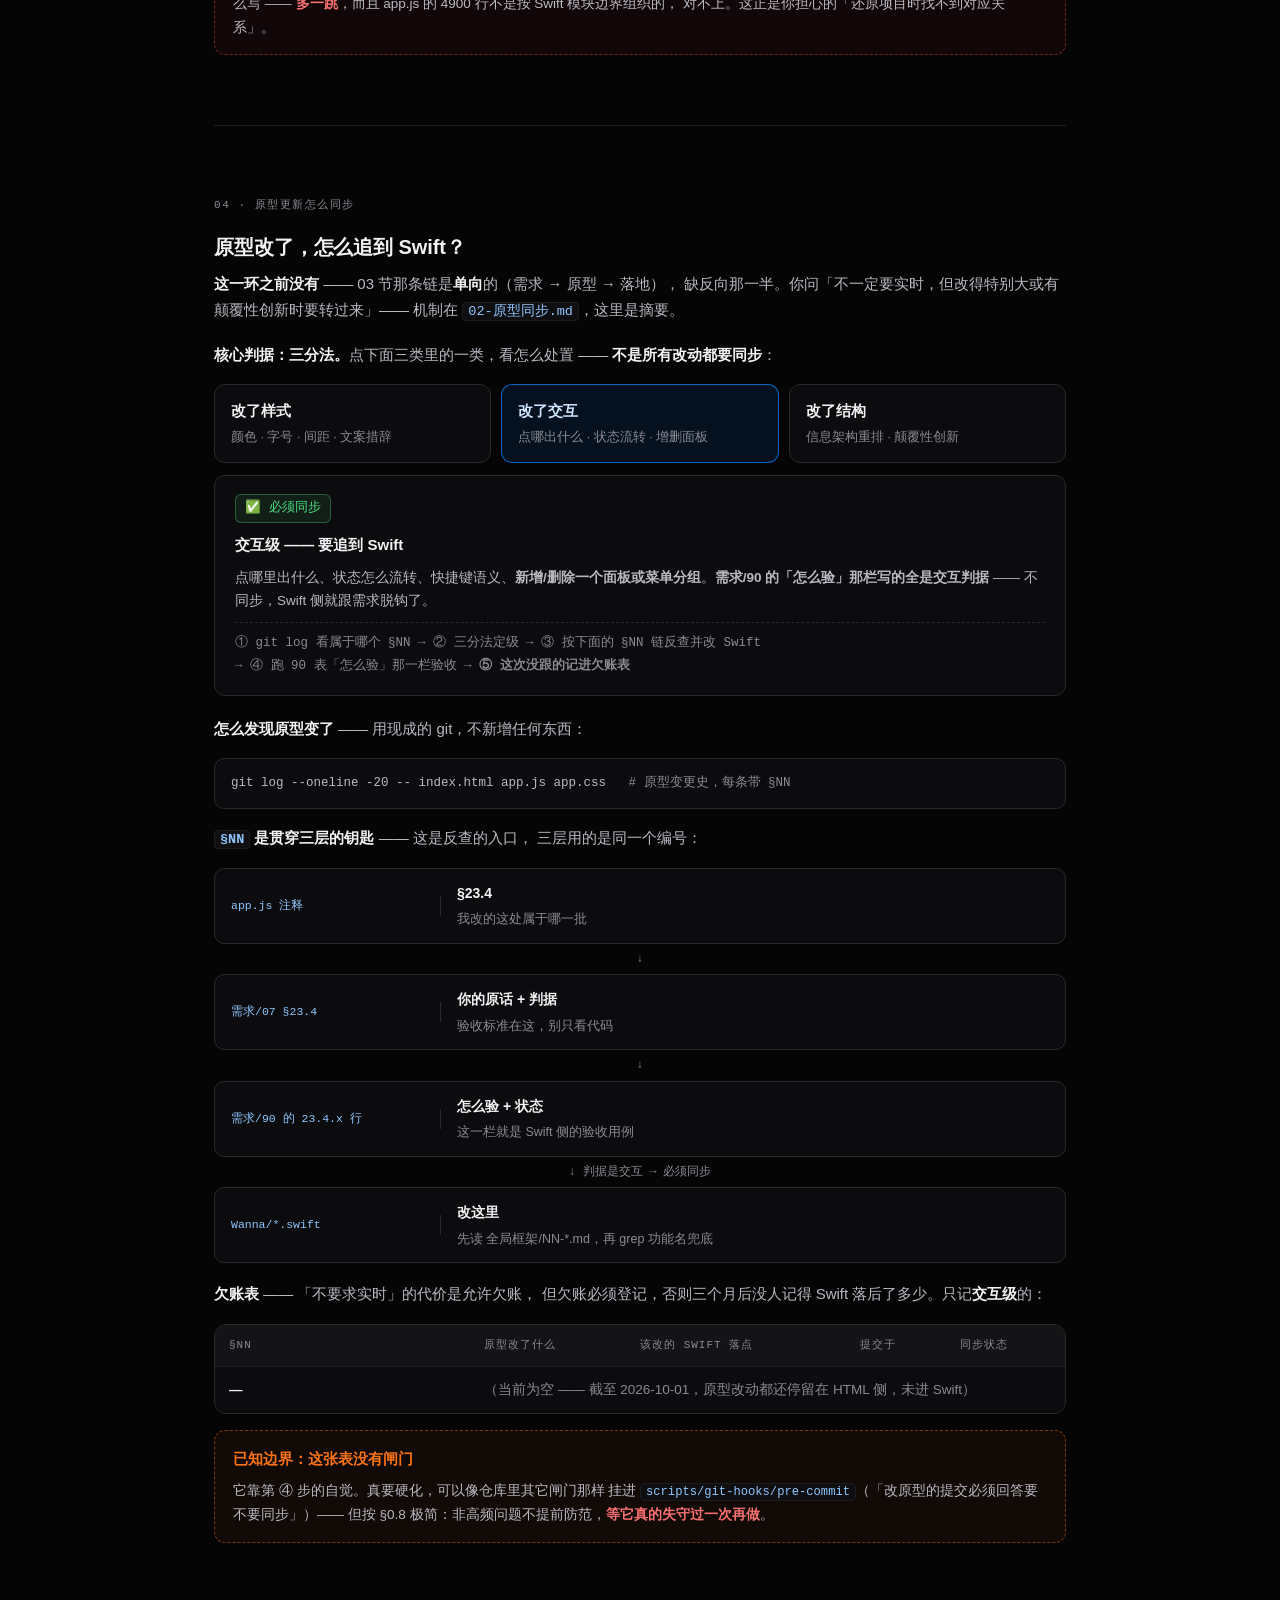
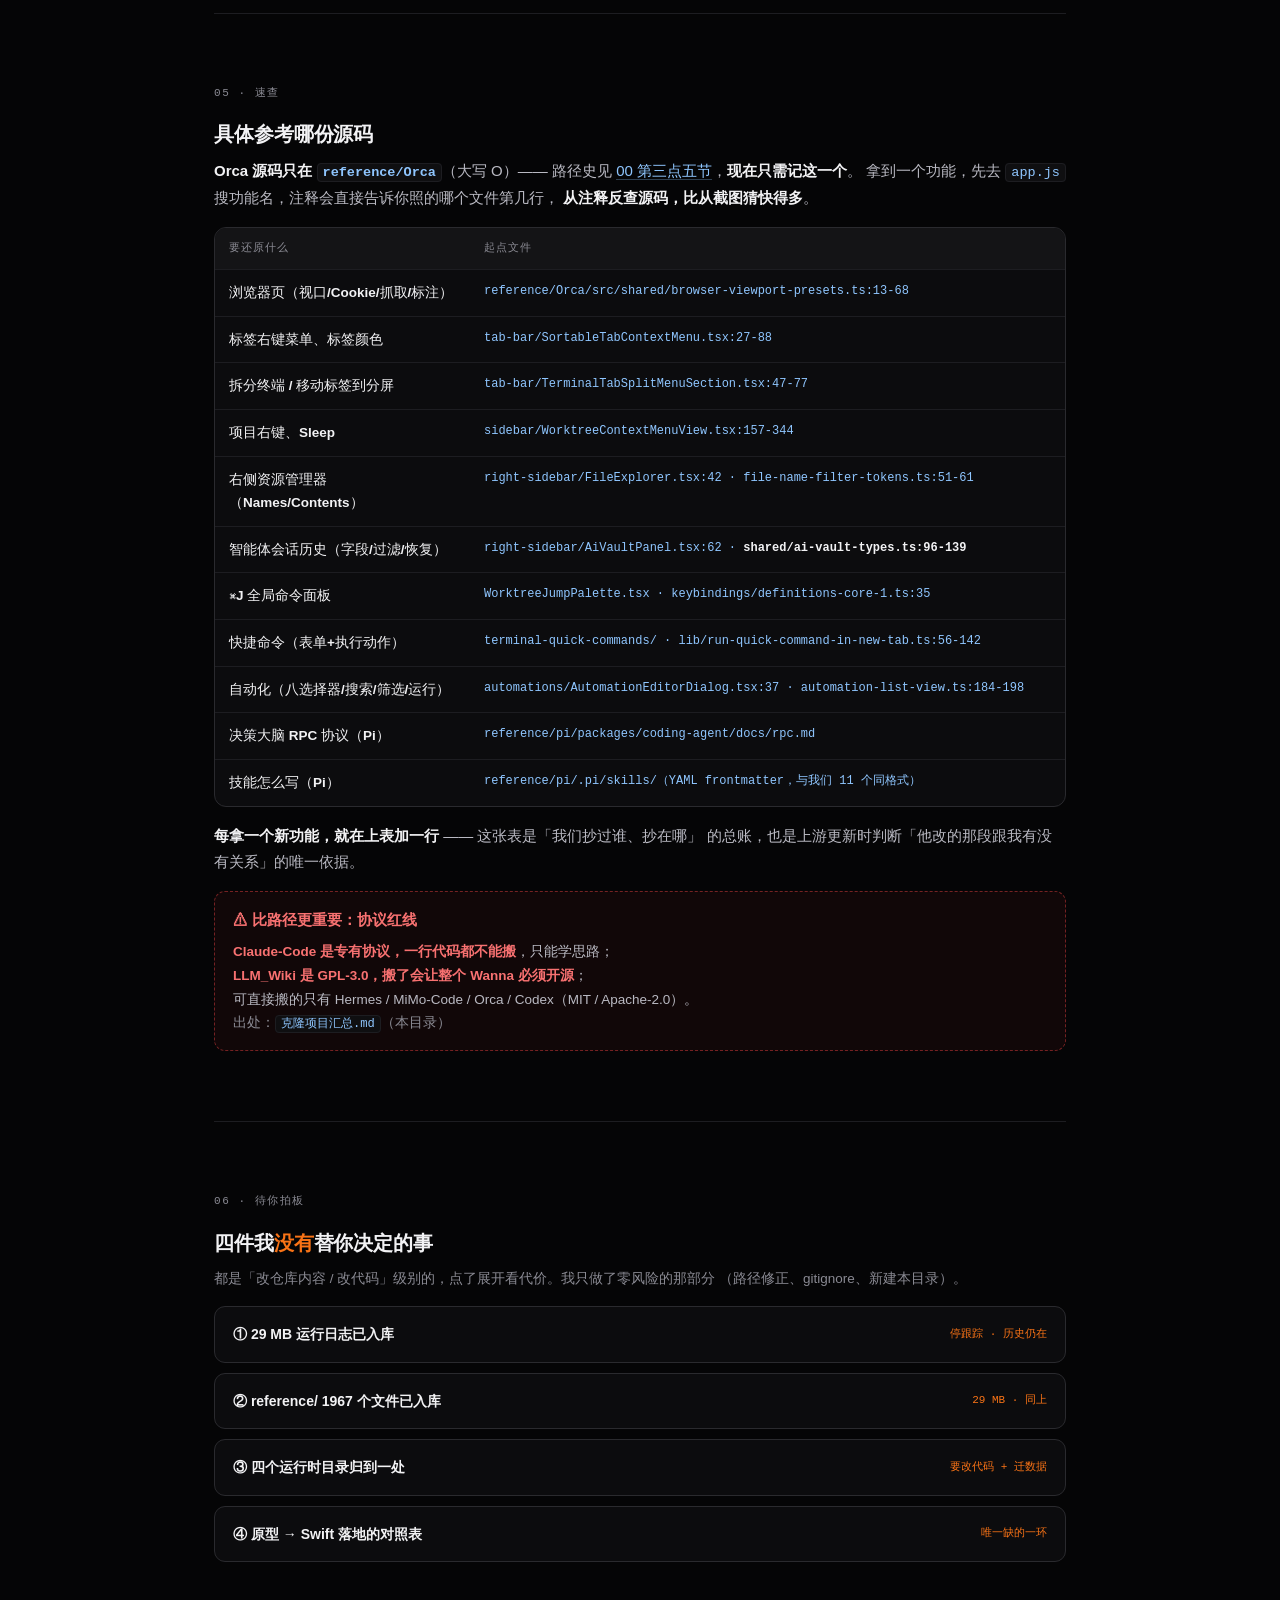
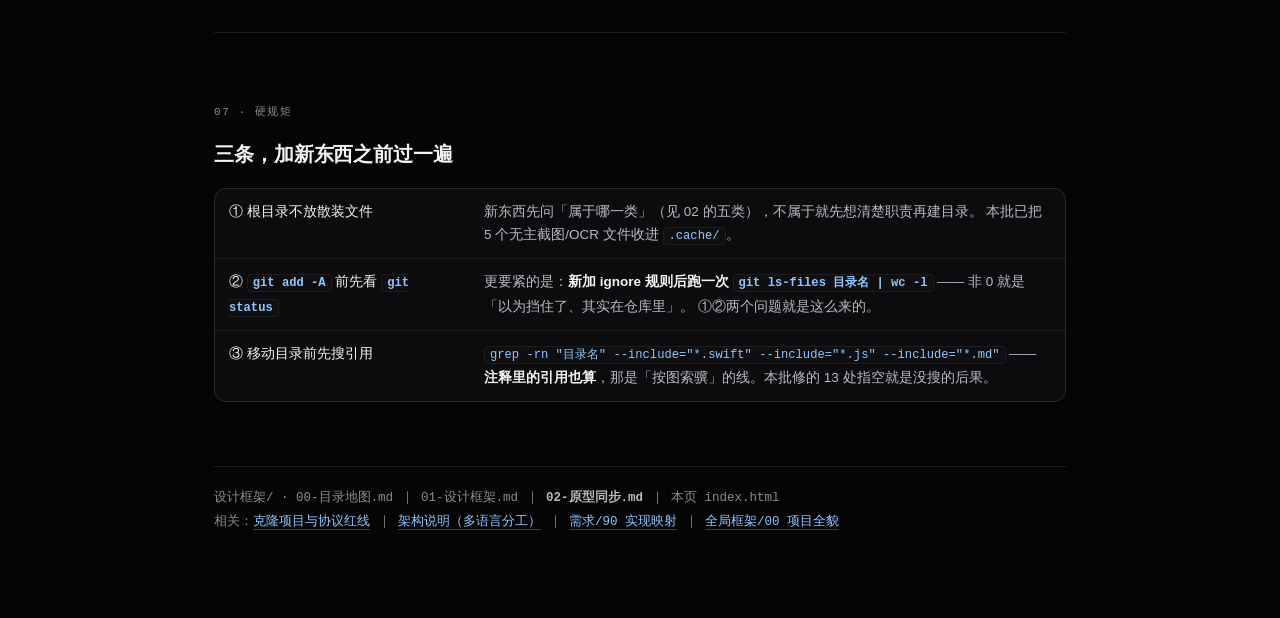
<file: 设计框架/index.html>
<!DOCTYPE html>
<html lang="zh-CN">
<head>
<meta charset="utf-8">
<meta name="viewport" content="width=device-width, initial-scale=1">
<title>设计框架 · 这个项目怎么整理、怎么设计 · Wanna</title>
<link rel="icon" href="data:image/svg+xml,%3Csvg xmlns='http://www.w3.org/2000/svg' viewBox='0 0 16 16'%3E%3Crect width='16' height='16' rx='4' fill='%230A84FF'/%3E%3Cpath d='M4 6h8M4 8.5h8M4 11h5' stroke='%23fff' stroke-width='1.5' stroke-linecap='round'/%3E%3C/svg%3E">
<style>
  :root{
    --bg:#050506; --surface:#18181C; --surface2:#0C0C0E; --line:#2A2A2E; --line2:#1D1D21;
    --ink:#F2F2F4; --ink2:#B9B9C2; --ink3:#8A8A93;
    --accent:#0A84FF; --ok:#4ADE80; --warn:#F97316; --bad:#EF4444;
    --mono:ui-monospace,SFMono-Regular,Menlo,Consolas,monospace;
  }
  *{box-sizing:border-box}
  html,body{margin:0;padding:0}
  body{background:var(--bg);color:var(--ink);
    font-family:-apple-system,BlinkMacSystemFont,"PingFang SC","Microsoft YaHei",sans-serif;
    font-size:15px;line-height:1.75;-webkit-font-smoothing:antialiased}
  .wrap{max-width:900px;margin:0 auto;padding:56px 24px 96px}
  .eyebrow{font-size:11px;letter-spacing:.14em;text-transform:uppercase;color:var(--ink3);
    font-family:var(--mono);margin:0 0 14px}
  h1{font-size:31px;line-height:1.35;font-weight:650;margin:0 0 16px;letter-spacing:-.01em}
  h2{font-size:20px;font-weight:600;margin:0 0 6px;letter-spacing:-.005em}
  p{margin:0 0 16px;color:var(--ink2)}
  .lead{font-size:16.5px;color:var(--ink);line-height:1.8}
  .sec{margin-top:70px}
  .rule{height:1px;background:var(--line2);margin:70px 0 0}
  .quiet{color:var(--ink3);font-size:13.5px}
  b.hi{color:var(--ink);font-weight:600}
  code{font-family:var(--mono);font-size:.9em;background:#0F0F11;border:1px solid var(--line2);
    border-radius:4px;padding:1px 5px;color:#8FC6FF}
  a{color:#8FC6FF;text-decoration:none;border-bottom:1px solid rgba(143,198,255,.3)}
  a:hover{border-bottom-color:#8FC6FF}

  /* ── 什么时候整理 ── */
  .now{display:grid;grid-template-columns:1fr 1fr;gap:14px}
  .now > div{border:1px solid var(--line);border-radius:12px;padding:18px 20px;background:var(--surface2)}
  .now h3{margin:0 0 8px;font-size:14.5px;display:flex;align-items:center;gap:8px}
  .now p{margin:0;font-size:13.5px;color:var(--ink2);line-height:1.7}
  .pick{border-color:rgba(74,222,128,.35)!important;background:rgba(74,222,128,.05)!important}
  .pill{display:inline-block;font-family:var(--mono);font-size:10.5px;letter-spacing:.05em;
    padding:2px 8px;border-radius:5px;border:1px solid var(--line);color:var(--ink3)}
  .pill.g{color:var(--ok);border-color:rgba(74,222,128,.4);background:rgba(74,222,128,.10)}
  .pill.r{color:#F87171;border-color:rgba(239,68,68,.4);background:rgba(239,68,68,.10)}
  .pill.o{color:var(--warn);border-color:rgba(249,115,22,.4);background:rgba(249,115,22,.10)}
  .pill.b{color:#8FC6FF;border-color:rgba(10,132,255,.4);background:rgba(10,132,255,.10)}

  /* ── 目录地图 ── */
  .filters{display:flex;flex-wrap:wrap;gap:8px;margin:18px 0 14px}
  .fbtn{appearance:none;font:inherit;font-size:13px;color:var(--ink2);background:#141416;
    border:1px solid var(--line);border-radius:8px;padding:7px 13px;cursor:pointer;
    transition:border-color .14s,background .14s,color .14s}
  .fbtn:hover{border-color:#3C3C42;color:var(--ink)}
  .fbtn.on{border-color:rgba(10,132,255,.7);background:rgba(10,132,255,.14);color:#CFE4FF}
  .map{display:grid;grid-template-columns:repeat(auto-fill,minmax(196px,1fr));gap:10px}
  .node{border:1px solid var(--line);border-radius:10px;background:var(--surface2);
    padding:13px 15px;transition:opacity .22s,transform .22s,border-color .22s;position:relative}
  .node.dim{opacity:.22;transform:scale(.985)}
  .node .nm{font-family:var(--mono);font-size:13px;color:var(--ink);font-weight:600;
    display:block;margin-bottom:5px;word-break:break-all}
  .node .ds{font-size:12.5px;color:var(--ink3);line-height:1.6;display:block}
  .node .st{position:absolute;top:11px;right:12px;font-family:var(--mono);font-size:10px}
  .node .ref{display:block;margin-top:7px;font-family:var(--mono);font-size:10.5px;
    color:var(--ink3);border-top:1px dashed var(--line);padding-top:6px}
  .node[data-cat="doc"]{border-left:3px solid var(--accent)}
  .node[data-cat="code"]{border-left:3px solid var(--ok)}
  .node[data-cat="runtime"]{border-left:3px solid var(--warn)}
  .node[data-cat="third"]{border-left:3px solid #8B5CF6}
  .node[data-cat="junk"]{border-left:3px solid var(--bad)}
  .legend{display:flex;flex-wrap:wrap;gap:14px;margin-top:14px;font-size:12.5px;color:var(--ink3)}
  .legend i{display:inline-block;width:10px;height:10px;border-radius:2px;margin-right:6px;
    vertical-align:-1px}

  /* ── 四层链 ── */
  .chain{margin-top:18px;display:flex;flex-direction:column;gap:0}
  .cstep{display:grid;grid-template-columns:52px 1fr 108px;gap:16px;align-items:center;
    border:1px solid var(--line);background:var(--surface2);padding:15px 18px;cursor:pointer;
    transition:border-color .15s,background .15s}
  .cstep:hover{border-color:#3C3C42;background:#131317}
  .cstep:first-child{border-radius:12px 12px 0 0}
  .cstep:last-child{border-radius:0 0 12px 12px}
  .cstep.open{border-color:rgba(10,132,255,.55);background:#131317}
  .cnum{width:36px;height:36px;border-radius:9px;display:flex;align-items:center;
    justify-content:center;font-family:var(--mono);font-weight:600;font-size:14px;
    background:rgba(10,132,255,.15);color:#8FC6FF}
  .cmain b{display:block;font-size:14.5px;font-weight:600}
  .cmain span{font-size:13px;color:var(--ink3)}
  .cstat{text-align:right;font-family:var(--mono);font-size:11.5px}
  .cbody{grid-column:1/-1;display:none;padding-top:14px;margin-top:4px;
    border-top:1px dashed var(--line);font-size:13.5px;color:var(--ink2);line-height:1.75}
  .cstep.open .cbody{display:block;animation:fade .25s ease-out}
  @keyframes fade{from{opacity:0;transform:translateY(-4px)}to{opacity:1;transform:none}}
  .cbody .where{font-family:var(--mono);font-size:12px;color:#8FC6FF;margin-top:6px}
  .gapbox{margin-top:14px;border:1px dashed rgba(239,68,68,.45);border-radius:11px;
    padding:15px 18px;background:rgba(239,68,68,.05)}
  .gapbox b{color:#F87171}

  /* ── 源码表 ── */
  .tblwrap{border:1px solid var(--line);border-radius:12px;overflow:hidden;background:var(--surface2);margin-top:16px}
  table{width:100%;border-collapse:collapse;font-size:13.5px}
  th,td{text-align:left;padding:11px 14px;border-bottom:1px solid var(--line2);vertical-align:top}
  th{font-size:11px;letter-spacing:.09em;text-transform:uppercase;color:var(--ink3);
    font-family:var(--mono);font-weight:500;background:#141416}
  td{color:var(--ink2)}
  td:first-child{color:var(--ink);font-weight:550;width:30%}
  td.p{font-family:var(--mono);font-size:12px;color:#8FC6FF}
  tbody tr:last-child td{border-bottom:0}
  tbody tr:hover td{background:#101014}

  /* ── 拍板 ── */
  .decide{margin-top:16px;display:flex;flex-direction:column;gap:10px}
  .dcard{border:1px solid var(--line);border-radius:11px;background:var(--surface2);
    padding:15px 18px;cursor:pointer;transition:border-color .15s}
  .dcard:hover{border-color:#3C3C42}
  .dcard.open{border-color:rgba(249,115,22,.5)}
  .dhead{display:flex;align-items:center;gap:10px;justify-content:space-between}
  .dhead b{font-size:14px;font-weight:600}
  .dhead .cost{font-family:var(--mono);font-size:11px;color:var(--warn);flex:0 0 auto}
  .dbody{display:none;font-size:13.5px;color:var(--ink2);margin-top:9px;line-height:1.75}
  .dcard.open .dbody{display:block;animation:fade .22s ease-out}
  .dcard .now-st{font-family:var(--mono);font-size:11.5px;color:var(--ink3);margin-top:7px}

  /* ── 04 同步机制 ── */
  .tri{display:grid;grid-template-columns:repeat(3,1fr);gap:10px;margin-top:14px}
  .tbtn{appearance:none;font:inherit;text-align:left;background:var(--surface2);
    border:1px solid var(--line);border-radius:11px;padding:14px 16px;cursor:pointer;
    transition:border-color .15s,background .15s}
  .tbtn:hover{border-color:#3C3C42}
  .tbtn.on{border-color:rgba(10,132,255,.7);background:rgba(10,132,255,.10)}
  .tbtn b{display:block;font-size:14.5px;color:var(--ink);font-weight:600;margin-bottom:4px}
  .tbtn span{display:block;font-size:12.5px;color:var(--ink3);line-height:1.55}
  .tbtn.on b{color:#CFE4FF}
  .triout{margin-top:12px;border:1px solid var(--line);border-radius:11px;
    background:var(--surface2);padding:17px 20px;min-height:132px}
  .triout .verdict{font-family:var(--mono);font-size:12.5px;display:inline-block;
    padding:3px 9px;border-radius:6px;margin-bottom:9px}
  .triout h4{margin:0 0 7px;font-size:15px;font-weight:600}
  .triout p{margin:0 0 9px;font-size:13.5px;color:var(--ink2);line-height:1.75}
  .triout p:last-child{margin-bottom:0}
  .triout .steps{font-family:var(--mono);font-size:12.5px;color:var(--ink3);
    border-top:1px dashed var(--line);padding-top:9px;line-height:1.85}
  pre{background:var(--surface2);border:1px solid var(--line);border-radius:10px;padding:13px 16px;
    overflow:auto;font-family:var(--mono);font-size:12.5px;line-height:1.8;color:var(--ink2);margin:12px 0 0}
  pre .c{color:var(--ink3)}
  .flow{margin-top:12px;display:flex;flex-direction:column;gap:0;align-items:stretch}
  .fstep{border:1px solid var(--line);border-radius:10px;background:var(--surface2);
    padding:12px 16px;display:grid;grid-template-columns:210px 1fr;gap:4px 16px;align-items:center}
  .fstep .fk{grid-row:1/3;font-family:var(--mono);font-size:11.5px;color:#8FC6FF;
    border-right:1px solid var(--line);padding-right:14px}
  .fstep b{font-size:14px;font-weight:600}
  .fstep span:last-child{font-size:12.5px;color:var(--ink3)}
  .farr{text-align:center;font-family:var(--mono);font-size:11.5px;color:var(--ink3);padding:5px 0}
  .foot{margin-top:64px;padding-top:20px;border-top:1px solid var(--line2);
    font-size:12.5px;color:var(--ink3);font-family:var(--mono);line-height:1.9}
  @media (max-width:720px){
    .now{grid-template-columns:1fr}
    .cstep{grid-template-columns:40px 1fr;gap:12px}
    .cstat{grid-column:2;text-align:left}
    h1{font-size:25px}
  }
</style>
</head>
<body>
<div class="wrap">

  <p class="eyebrow">Wanna · 设计框架 · 2026-10-01</p>
  <h1>这个项目怎么整理，<br>怎么从需求走到落地</h1>
  <p class="lead">两件事：<b class="hi">文件夹怎么分</b>（含现在就该动的和现在不能动的），
  和 <b class="hi">四层对照链</b>（需求 → 原型 → 源码 → 落地，每层文档在哪、缺哪一环）。
  本页是 `设计框架/` 两份 markdown 的可视化版，能点开看细节。</p>

  <!-- ══ 1 ══ -->
  <div class="sec">
    <p class="eyebrow">01 · 先回答时机问题</p>
    <h2>现在整理，还是等改项目时再整理？</h2>
    <p>这两个选项差别很大 —— 因为「整理」在本项目里其实是<b class="hi">两件不同风险的事</b>，
    必须拆开决定，不能一句「现在/以后」说完。</p>

    <div class="now">
      <div class="pick">
        <h3><span class="pill g">现在做</span> 文档结构 · 路径错误 · gitignore</h3>
        <p>已经在造成损失：<code>reference/orca</code> 这个路径指向不存在的地方，
        13 处引用指空（5 处直接显示给用户看）；29 MB 日志和 1967 个第三方文件误入库；
        根目录散着 5 个无主文件。你现在正处在<b class="hi">设计原始稿阶段</b>，
        结构定型的成本是最低的 —— 越晚，被引用固化得越多。</p>
      </div>
      <div>
        <h3><span class="pill o">等改项目时做</span> 运行时目录归堆</h3>
        <p><code>Wanna录音/</code> <code>Wanna图形/</code> <code>Wanna复盘/</code>
        <code>WannaAgents/</code> —— 它们看起来像临时文件，你想归到一处是对的，
        但路径<b class="hi">散写在多个 Swift 文件里</b>（如 <code>RecordingLibrary.swift:88</code>
        「checkout 里的 Wanna录音/」）。挪 = 改代码 + 迁移用户数据。这是改项目本身，
        不该混进整理文档这一轮。</p>
      </div>
    </div>

    <p style="margin-top:18px">结论：<b class="hi">现在就把「不碰代码」的那部分做掉，碰代码的列清单让你拍板。</b>
    理由是你说的那句 —— 「防止未来修改时找不到位置、改错路径」：这一轮已经抓到 13 处指空的路径，
    说明这类错误<b class="hi">不是理论风险，是正在发生</b>。</p>
  </div>

  <div class="rule"></div>

  <!-- ══ 2 ══ -->
  <div class="sec">
    <p class="eyebrow">02 · 目录地图</p>
    <h2>根目录 48 个条目，按「能不能动」分成五类</h2>
    <p class="quiet">点下面的类别筛选 —— 灰掉的是不属于该类的。注意 <b class="hi">橙色那类最危险</b>：
    它长得最像临时文件，却是代码写死路径的运行时数据。</p>

    <div class="filters" id="filters">
      <button class="fbtn on" data-f="all">全部</button>
      <button class="fbtn" data-f="code">工程本体</button>
      <button class="fbtn" data-f="doc">文档</button>
      <button class="fbtn" data-f="runtime">运行时数据 ⚠️</button>
      <button class="fbtn" data-f="third">第三方只读</button>
      <button class="fbtn" data-f="junk">散落待清</button>
    </div>

    <div class="map" id="map">
      <div class="node" data-cat="code"><span class="st">🔒</span><span class="nm">Wanna/</span>
        <span class="ds">Swift 主程序 · 191 文件</span><span class="ref">Wanna.xcodeproj 引用</span></div>
      <div class="node" data-cat="code"><span class="st">🔒</span><span class="nm">index.html · app.js</span>
        <span class="ds">需求07 原型三件套 · 不是产品</span><span class="ref">⚠ 别覆盖这个 index.html</span></div>
      <div class="node" data-cat="code"><span class="st">🔒</span><span class="nm">geometry-dsl/</span>
        <span class="ds">画图技能子项目（自带上游 .git）</span><span class="ref">MacosUseController 调 CLI</span></div>
      <div class="node" data-cat="code"><span class="st">🔒</span><span class="nm">scripts/ · tools/</span>
        <span class="ds">探针、自检、录音健康闸门</span><span class="ref">AGENTS.md 引用</span></div>
      <div class="node" data-cat="code"><span class="st">🔒</span><span class="nm">AGENTS.md</span>
        <span class="ds">行为契约 · 每次启动都读</span><span class="ref">516 KB</span></div>

      <div class="node" data-cat="doc"><span class="st">✅</span><span class="nm">需求/</span>
        <span class="ds">用户要什么 · 原话+判据 · 含 90-实现映射</span><span class="ref">契约，00-交互标准锁死只读</span></div>
      <div class="node" data-cat="doc"><span class="st">✅</span><span class="nm">全局框架/</span>
        <span class="ds">系统现在长什么样 · 一文件一子系统</span><span class="ref">改了功能必须同批改</span></div>
      <div class="node" data-cat="doc"><span class="st">✅</span><span class="nm">开发经验/</span>
        <span class="ds">坑与实测数字 · 不重复说现状</span><span class="ref">314 文件（含运行日志）</span></div>
      <div class="node" data-cat="doc"><span class="st">✅</span><span class="nm">设计框架/</span>
        <span class="ds">本页所在 · 怎么整理 + 怎么设计</span><span class="ref">本批新建</span></div>
      <div class="node" data-cat="doc"><span class="st">✅</span><span class="nm">架构说明/</span>
        <span class="ds">多语言分工图解（HTML）</span><span class="ref">上一批建</span></div>
      <div class="node" data-cat="doc"><span class="st">✅</span><span class="nm">设计稿/</span>
        <span class="ds">给用户拍板的样式稿 · 40 文件</span><span class="ref">Swift 注释引用</span></div>
      <div class="node" data-cat="junk"><span class="st">⚠️</span><span class="nm">design-preview/</span>
        <span class="ds">调效果用的过程页 · 39 文件 · 不入库</span><span class="ref">与 设计稿/ 名像但职责不同 · 不合并</span></div>

      <div class="node" data-cat="runtime"><span class="st">🚫 移动即坏</span><span class="nm">Wanna录音/</span>
        <span class="ds">169 MB · 3997 文件 · 用户真实录音</span><span class="ref">RecordingLibrary.swift:88 写死路径</span></div>
      <div class="node" data-cat="runtime"><span class="st">🚫</span><span class="nm">Wanna图形/</span>
        <span class="ds">画图产物落盘处</span><span class="ref">MacosUseController · TaskDirectionStore</span></div>
      <div class="node" data-cat="runtime"><span class="st">🚫</span><span class="nm">Wanna复盘/</span>
        <span class="ds">复盘 agent 的项目文件夹</span><span class="ref">AppSettings.swift:689</span></div>
      <div class="node" data-cat="runtime"><span class="st">🚫</span><span class="nm">WannaAgents/</span>
        <span class="ds">后台 agent 的工作目录</span><span class="ref">AgentSessionManager:244</span></div>
      <div class="node" data-cat="runtime"><span class="st">✅</span><span class="nm">.cache/</span>
        <span class="ds">散装临时文件（本批新建）</span><span class="ref">截图 / OCR / profraw 归这里</span></div>

      <div class="node" data-cat="third"><span class="st">⚠️ 两种状态</span><span class="nm">reference/</span>
        <span class="ds">第三方只读参考 · <b style="color:#B9B9C2">2026-10-01 由 Clone_From + reference 合并</b></span>
        <span class="ref">★ Orca 源码：reference/Orca ｜ 6 个克隆 975MB 不入库 ｜ <b style="color:#F97316">pi 已入库 1967 文件</b></span></div>
      <div class="node" data-cat="third"><span class="st">✅</span><span class="nm">参考资料/ · pi二次开发/</span>
        <span class="ds">调研素材 · 已 gitignore</span><span class="ref">体积大且含第三方内容</span></div>
      <div class="node" data-cat="third"><span class="st">✅</span><span class="nm">mini-agent/ · voice-agent/</span>
        <span class="ds">独立小实验 · 含明文 key</span><span class="ref">已 gitignore</span></div>
    </div>

    <div class="legend">
      <span><i style="background:var(--ok)"></i>工程本体 · 不动</span>
      <span><i style="background:var(--accent)"></i>文档 · 各司其职不合并</span>
      <span><i style="background:var(--warn)"></i>运行时数据 · 移动即坏</span>
      <span><i style="background:#8B5CF6"></i>第三方只读 · 不入库</span>
      <span><i style="background:var(--bad)"></i>散落待清</span>
    </div>

    <div class="gapbox" style="margin-top:18px;border-color:rgba(249,115,22,.45);background:rgba(249,115,22,.05)">
      <b style="color:var(--warn)">⚠ 为什么「四份文档不合并」、运行时目录为什么不能归堆</b>
      <p style="margin:7px 0 0;font-size:13.5px">你提到「开发经验、架构说明、设计稿、全局框架要么融合、要么放一起」——
      但它们<b class="hi">变的速度不一样</b>：需求会改方向、现状随代码改、教训不会过期、样稿是过程产物。
      揉成一份，结果必然是「改了代码忘了改文档」。分家不是洁癖，是让每份有各自稳定的寿命 ——
      所以要统一的是<b class="hi">入口和规矩</b>（就是本目录），不是把内容倒进一个筐。</p>
    </div>
  </div>

  <div class="rule"></div>

  <!-- ══ 3 ══ -->
  <div class="sec">
    <p class="eyebrow">03 · 设计框架</p>
    <h2>四层对照链 —— 每层点开看「在哪、缺什么」</h2>
    <p>这是本项目的<b class="hi">设计思路本体</b>。四层各回答一个问题，<b class="hi">不能互相替代</b>。
    点任意一层展开细节。</p>

    <div class="chain" id="chain">
      <div class="cstep">
        <div class="cnum">1</div>
        <div class="cmain"><b>需求 —— 你要什么</b><span>你的原话 + 判据，契约级，只读</span></div>
        <div class="cstat" style="color:var(--ok)">✅ 完整</div>
        <div class="cbody">
          <b class="hi">在哪</b>：<code>需求/00-词汇表</code>、<code>01~06 契约</code>、<code>07 项目工作区</code>。
          其中 <code>00-交互标准（锁死·只读）</code> 是最高优先级 —— 与任何新需求冲突时以它为准。
          <div class="where">它回答：用户要什么、什么算做对了。不回答怎么实现。</div>
        </div>
      </div>

      <div class="cstep">
        <div class="cnum">2</div>
        <div class="cmain"><b>原型 —— 长什么样、点哪出什么</b><span>HTML 三件套，验证交互，不是产品</span></div>
        <div class="cstat" style="color:var(--ok)">✅ 有</div>
        <div class="cbody">
          <b class="hi">在哪</b>：<code>index.html</code> + <code>app.js</code>（约 4900 行）+ <code>app.css</code>（仓库根）。
          <br><b class="hi">它回答</b>：交互与信息架构。
          <br><b class="hi">它不回答</b>：具体参数、数据结构、边界条件、算法 —— 这些必须回源码取。
          <div class="where">⚠ 别覆盖根目录 index.html —— 它就是原型的入口。</div>
        </div>
      </div>

      <div class="cstep open">
        <div class="cnum">3</div>
        <div class="cmain"><b>源码依据 —— 具体怎么实现</b><span>别人的参数 / 字段 / 算法 / 调用顺序</span></div>
        <div class="cstat" style="color:var(--warn)">⚠ 路径刚修</div>
        <div class="cbody">
          <b class="hi">在哪</b>：<code>reference/Orca/</code>（402 MB）、<code>reference/pi/</code>。
          <br><b class="hi">原型里写了吗？写了</b> —— <code>app.js</code> 的注释精确到 <b class="hi">文件:行号</b>，
          例如「视口预设照 <code>reference/Orca/src/shared/browser-viewport-presets.ts:13-68</code>」。
          需求里也写了：每节开头的出处行。
          <br><b class="hi">中途踩的坑</b>：这 13 处最早写的是 <code>reference/orca</code>，
          中途 Orca 搬家后<b class="hi">那 13 处指空</b>（其中 5 处是直接显示给用户的 toast 文案），
          照注释找源码会扑空。<b class="hi">现已统一为 <code>reference/Orca</code></b>。
          路径变过两次，<b class="hi">完整路径史只写在 <a href="00-目录地图.md">00-目录地图.md 第三点五节</a></b>。
          <div class="where">硬规矩：还原功能时，原型确认交互，实现细节一律回源码 —— 冲突时以源码为准。</div>
        </div>
      </div>

      <div class="cstep">
        <div class="cnum">4</div>
        <div class="cmain"><b>落地 —— macOS 上真跑起来</b><span>Swift 真实现（权限 / 窗口 / 上架）</span></div>
        <div class="cstat" style="color:var(--ok)">✅ 在跑</div>
        <div class="cbody">
          <b class="hi">在哪</b>：<code>Wanna/*.swift</code>（191 个文件）。
          <br><b class="hi">怎么分工</b>：碰 macOS 的必须 Swift；现成的纯逻辑保留原语言跑子进程；
          只有数据格式（JSON）要统一 —— 详见 <a href="../架构说明/index.html">架构说明</a>。
          <div class="where">它回答：在 macOS 上怎么真跑。不回答交互该长什么样。</div>
        </div>
      </div>
    </div>

    <p style="margin-top:20px"><b class="hi">层间对照表</b> —— 哪两层之间有现成的对照文档：</p>
    <div class="tblwrap">
      <table>
        <thead><tr><th>对照</th><th>文档</th><th>现状</th></tr></thead>
        <tbody>
          <tr><td>需求 → 原型</td><td class="p">需求/90-实现映射.md</td>
            <td><span class="pill g">✅ 有</span> 33 行，每条带「怎么验 + 状态」（已验/未验/悬空）</td></tr>
          <tr><td>原型 → 源码</td><td class="p">app.js 行内注释 + 需求/07 出处行</td>
            <td><span class="pill g">✅ 有</span> 行号级，但散在代码里；路径已修</td></tr>
          <tr><td>需求 → 源码</td><td class="p">需求/90 部分行</td>
            <td><span class="pill o">⚠ 部分</span> 只有移植类需求写了出处</td></tr>
          <tr><td><b class="hi">原型 → Swift 落地</b></td><td class="p">——</td>
            <td><span class="pill r">❌ 缺</span> 唯一缺的一环，三个选项待你拍板（见 06）</td></tr>
        </tbody>
      </table>
    </div>

    <div class="gapbox">
      <b>为什么缺的那一环要紧</b>
      <p style="margin:7px 0 0;font-size:13.5px"><code>90-实现映射</code> 的左列是<b class="hi">你的原话</b>，
      右列是<b class="hi">原型代码落点</b>。将来要把原型还原成 Swift 时，得先从需求行反推原型代码、
      再想 Swift 怎么写 —— <b class="hi">多一跳</b>，而且 app.js 的 4900 行不是按 Swift 模块边界组织的，
      对不上。这正是你担心的「还原项目时找不到对应关系」。</p>
    </div>
  </div>

  <div class="rule"></div>

  <!-- ══ 4 ══ -->
  <div class="sec">
    <p class="eyebrow">04 · 原型更新怎么同步</p>
    <h2>原型改了，怎么追到 Swift？</h2>
    <p><b class="hi">这一环之前没有</b> —— 03 节那条链是<b class="hi">单向</b>的（需求 → 原型 → 落地），
    缺反向那一半。你问「不一定要实时，但改得特别大或有颠覆性创新时要转过来」——
    机制在 <a href="02-原型同步.md"><code>02-原型同步.md</code></a>，这里是摘要。</p>

    <p style="margin-top:18px"><b class="hi">核心判据：三分法。</b>点下面三类里的一类，看怎么处置 ——
    <b class="hi">不是所有改动都要同步</b>：</p>

    <div class="tri" id="tri">
      <button class="tbtn" data-k="style">
        <b>改了样式</b>
        <span>颜色 · 字号 · 间距 · 文案措辞</span>
      </button>
      <button class="tbtn on" data-k="inter">
        <b>改了交互</b>
        <span>点哪出什么 · 状态流转 · 增删面板</span>
      </button>
      <button class="tbtn" data-k="struct">
        <b>改了结构</b>
        <span>信息架构重排 · 颠覆性创新</span>
      </button>
    </div>

    <div class="triout" id="triout"></div>

    <p style="margin-top:20px"><b class="hi">怎么发现原型变了</b> —— 用现成的 git，不新增任何东西：</p>
    <pre>git log --oneline -20 -- index.html app.js app.css   <span class="c"># 原型变更史，每条带 §NN</span></pre>

    <p style="margin-top:16px"><b class="hi"><code>§NN</code> 是贯穿三层的钥匙</b> —— 这是反查的入口，
    三层用的是同一个编号：</p>

    <div class="flow" id="flow">
      <div class="fstep"><span class="fk">app.js 注释</span><b>§23.4</b><span>我改的这处属于哪一批</span></div>
      <div class="farr">↓</div>
      <div class="fstep"><span class="fk">需求/07 §23.4</span><b>你的原话 + 判据</b><span>验收标准在这，别只看代码</span></div>
      <div class="farr">↓</div>
      <div class="fstep"><span class="fk">需求/90 的 23.4.x 行</span><b>怎么验 + 状态</b><span>这一栏就是 Swift 侧的验收用例</span></div>
      <div class="farr">↓ 判据是交互 → 必须同步</div>
      <div class="fstep"><span class="fk">Wanna/*.swift</span><b>改这里</b><span>先读 全局框架/NN-*.md，再 grep 功能名兜底</span></div>
    </div>

    <p style="margin-top:18px"><b class="hi">欠账表</b> —— 「不要求实时」的代价是允许欠账，
    但欠账必须登记，否则三个月后没人记得 Swift 落后了多少。只记<b class="hi">交互级</b>的：</p>

    <div class="tblwrap">
      <table>
        <thead><tr><th>§NN</th><th>原型改了什么</th><th>该改的 Swift 落点</th><th>提交于</th><th>同步状态</th></tr></thead>
        <tbody>
          <tr><td>—</td>
            <td colspan="4" style="color:var(--ink3)">（当前为空 —— 截至 2026-10-01，原型改动都还停留在 HTML 侧，未进 Swift）</td>
          </tr>
        </tbody>
      </table>
    </div>

    <div class="gapbox" style="margin-top:16px;border-color:rgba(249,115,22,.45);background:rgba(249,115,22,.05)">
      <b style="color:var(--warn)">已知边界：这张表没有闸门</b>
      <p style="margin:7px 0 0;font-size:13.5px">它靠第 ④ 步的自觉。真要硬化，可以像仓库里其它闸门那样
      挂进 <code>scripts/git-hooks/pre-commit</code>（「改原型的提交必须回答要不要同步」）——
      但按 §0.8 极简：非高频问题不提前防范，<b class="hi">等它真的失守过一次再做</b>。</p>
    </div>
  </div>

  <div class="rule"></div>

  <!-- ══ 5 ══ -->
  <div class="sec">
    <p class="eyebrow">05 · 速查</p>
    <h2>具体参考哪份源码</h2>
    <p><b class="hi">Orca 源码只在 <code>reference/Orca</code></b>（大写 O）——
    路径史见 <a href="00-目录地图.md">00 第三点五节</a>，<b class="hi">现在只需记这一个</b>。
    拿到一个功能，先去 <code>app.js</code> 搜功能名，注释会直接告诉你照的哪个文件第几行，
    <b class="hi">从注释反查源码，比从截图猜快得多</b>。</p>

    <div class="tblwrap">
      <table>
        <thead><tr><th>要还原什么</th><th>起点文件</th></tr></thead>
        <tbody>
          <tr><td>浏览器页（视口/Cookie/抓取/标注）</td><td class="p">reference/Orca/src/shared/browser-viewport-presets.ts:13-68</td></tr>
          <tr><td>标签右键菜单、标签颜色</td><td class="p">tab-bar/SortableTabContextMenu.tsx:27-88</td></tr>
          <tr><td>拆分终端 / 移动标签到分屏</td><td class="p">tab-bar/TerminalTabSplitMenuSection.tsx:47-77</td></tr>
          <tr><td>项目右键、Sleep</td><td class="p">sidebar/WorktreeContextMenuView.tsx:157-344</td></tr>
          <tr><td>右侧资源管理器（Names/Contents）</td><td class="p">right-sidebar/FileExplorer.tsx:42 · file-name-filter-tokens.ts:51-61</td></tr>
          <tr><td>智能体会话历史（字段/过滤/恢复）</td><td class="p">right-sidebar/AiVaultPanel.tsx:62 · <b class="hi">shared/ai-vault-types.ts:96-139</b></td></tr>
          <tr><td>⌘J 全局命令面板</td><td class="p">WorktreeJumpPalette.tsx · keybindings/definitions-core-1.ts:35</td></tr>
          <tr><td>快捷命令（表单+执行动作）</td><td class="p">terminal-quick-commands/ · lib/run-quick-command-in-new-tab.ts:56-142</td></tr>
          <tr><td>自动化（八选择器/搜索/筛选/运行）</td><td class="p">automations/AutomationEditorDialog.tsx:37 · automation-list-view.ts:184-198</td></tr>
          <tr><td>决策大脑 RPC 协议（Pi）</td><td class="p">reference/pi/packages/coding-agent/docs/rpc.md</td></tr>
          <tr><td>技能怎么写（Pi）</td><td class="p">reference/pi/.pi/skills/（YAML frontmatter，与我们 11 个同格式）</td></tr>
        </tbody>
      </table>
    </div>

    <p style="margin-top:16px"><b class="hi">每拿一个新功能，就在上表加一行</b> —— 这张表是「我们抄过谁、抄在哪」
    的总账，也是上游更新时判断「他改的那段跟我有没有关系」的唯一依据。</p>

    <div class="gapbox" style="border-color:rgba(239,68,68,.45)">
      <b>⚠ 比路径更重要：协议红线</b>
      <p style="margin:7px 0 0;font-size:13.5px">
      <b class="hi">Claude-Code 是专有协议，一行代码都不能搬</b>，只能学思路；<br>
      <b class="hi">LLM_Wiki 是 GPL-3.0，搬了会让整个 Wanna 必须开源</b>；<br>
      可直接搬的只有 Hermes / MiMo-Code / Orca / Codex（MIT / Apache-2.0）。<br>
      <span class="quiet">出处：<code>克隆项目汇总.md</code>（本目录）</span></p>
    </div>
  </div>

  <div class="rule"></div>

  <!-- ══ 6 ══ -->
  <div class="sec">
    <p class="eyebrow">06 · 待你拍板</p>
    <h2>四件我<b style="color:var(--warn)">没有</b>替你决定的事</h2>
    <p class="quiet">都是「改仓库内容 / 改代码」级别的，点了展开看代价。我只做了零风险的那部分
    （路径修正、gitignore、新建本目录）。</p>

    <div class="decide" id="decide">
      <div class="dcard">
        <div class="dhead"><b>① 29 MB 运行日志已入库</b><span class="cost">停跟踪 · 历史仍在</span></div>
        <div class="dbody">
          <code>开发经验/运行日志/</code> 有 <b class="hi">287 个 .log 全在版本控制里</b>，
          而 <code>.gitignore</code> 只挡了一个具体文件名。<br>
          做法：<code>git rm -r --cached</code> + 补 ignore —— <b class="hi">本地文件全保留</b>，
          以后不入库。<br>
          <b class="hi">代价</b>：历史里仍然存在，仓库不会因此变小；而且日志里可能有
          <code>开发经验/09-实测数据.md</code> 引用的证据，留本地就还能查。
          <div class="now-st">现状：本批已补 ignore 规则，阻止<b>新的</b>日志入库；已入库的未动。</div>
        </div>
      </div>

      <div class="dcard">
        <div class="dhead"><b>② reference/ 1967 个文件已入库</b><span class="cost">29 MB · 同上</span></div>
        <div class="dbody">
          <code>.gitignore:77</code> 写着 <code>reference/</code>，但 <b class="hi">gitignore 挡不住已经入库的东西</b> ——
          <code>git ls-files reference</code> 仍然返回 1967 条。<br>
          <b class="hi">而且要先确认留哪个</b>：它是 AGENTS §0.9 说的「官方文档本地副本」
          （<code>reference/pi/</code> 38 份 rpc/技能文档），拆掉会影响照官方实现的那条规矩。
          <div class="now-st">现状：未动。这条要先确认用途再决定。</div>
        </div>
      </div>

      <div class="dcard">
        <div class="dhead"><b>③ 四个运行时目录归到一处</b><span class="cost">要改代码 + 迁数据</span></div>
        <div class="dbody">
          <code>Wanna录音/</code> <code>Wanna图形/</code> <code>Wanna复盘/</code> <code>WannaAgents/</code>
          —— 你明确想把它们当缓存归堆，方向对。<br>
          <b class="hi">但不能现在挪</b>：路径不是集中在一个常量里，而是散写在多个 Swift 文件
          （<code>RecordingLibrary.swift:88</code> 明写「checkout 里的 Wanna录音/」，
          <code>AppSettings.swift:689</code>、<code>AgentSessionManager:244</code> 同理）。<br>
          真要做：改 <code>WorkspaceDirectory</code> 一处收口 → 迁移用户已有数据 → 全量搜引用 → 测录音/画图/复盘三条链。
          <div class="now-st">现状：未动，只在 00-目录地图 标了「移动即坏」。</div>
        </div>
      </div>

      <div class="dcard">
        <div class="dhead"><b>④ 原型 → Swift 落地的对照表</b><span class="cost">唯一缺的一环</span></div>
        <div class="dbody">
          <b class="hi">A</b> 在 <code>需求/90</code> 每行加一栏「Swift 落点」，没做的天然显示为待落地<br>
          <b class="hi">B</b> 新建 <code>需求/91-落地映射.md</code>：原型组件 → <code>Wanna/*.swift</code><br>
          <b class="hi">C</b> 不建，等真落地时逐条补 —— 最省事，但落地时可能重蹈「路径指空」的坑<br>
          <span class="quiet">我倾向 A（一张表胜过两张），但这是长期维护负担，由你定。</span>
          <div class="now-st">现状：未动。</div>
        </div>
      </div>
    </div>
  </div>

  <div class="rule"></div>

  <!-- ══ 7 ══ -->
  <div class="sec">
    <p class="eyebrow">07 · 硬规矩</p>
    <h2>三条，加新东西之前过一遍</h2>
    <div class="tblwrap">
      <table>
        <tbody>
          <tr><td>① 根目录不放散装文件</td>
            <td>新东西先问「属于哪一类」（见 02 的五类），不属于就先想清楚职责再建目录。
            本批已把 5 个无主截图/OCR 文件收进 <code>.cache/</code>。</td></tr>
          <tr><td>② <code>git add -A</code> 前先看 <code>git status</code></td>
            <td>更要紧的是：<b class="hi">新加 ignore 规则后跑一次
            <code>git ls-files 目录名 | wc -l</code></b> —— 非 0 就是「以为挡住了、其实在仓库里」。
            ①②两个问题就是这么来的。</td></tr>
          <tr><td>③ 移动目录前先搜引用</td>
            <td><code>grep -rn "目录名" --include="*.swift" --include="*.js" --include="*.md"</code> ——
            <b class="hi">注释里的引用也算</b>，那是「按图索骥」的线。本批修的 13 处指空就是没搜的后果。</td></tr>
        </tbody>
      </table>
    </div>
  </div>

  <div class="foot">
    设计框架/ · 00-目录地图.md ｜ 01-设计框架.md ｜ <b style="color:#B9B9C2">02-原型同步.md</b> ｜ 本页 index.html<br>
    相关：<a href="克隆项目汇总.md">克隆项目与协议红线</a> ｜
    <a href="../架构说明/index.html">架构说明（多语言分工）</a> ｜
    <a href="../需求/90-实现映射.md">需求/90 实现映射</a> ｜
    <a href="../全局框架/00-项目全貌.md">全局框架/00 项目全貌</a>
  </div>

</div>

<script>
(function(){
  /* 目录地图筛选 */
  var fbtns = document.querySelectorAll('#filters .fbtn');
  var nodes = document.querySelectorAll('#map .node');
  fbtns.forEach(function(b){
    b.addEventListener('click', function(){
      fbtns.forEach(function(x){ x.classList.toggle('on', x===b); });
      var f = b.dataset.f;
      nodes.forEach(function(n){
        n.classList.toggle('dim', f!=='all' && n.dataset.cat!==f);
      });
    });
  });

  /* 四层链展开（一次只开一个） */
  var steps = document.querySelectorAll('#chain .cstep');
  steps.forEach(function(s){
    s.addEventListener('click', function(){
      var was = s.classList.contains('open');
      steps.forEach(function(x){ x.classList.remove('open'); });
      if(!was) s.classList.add('open');
    });
  });

  /* 04 三分法 */
  var TRI = {
    style:{ v:'❌ 不同步', c:'#F87171', t:'样式级 —— 什么都不做',
      p:'颜色、字号、间距、文案措辞。Swift 有自己的设计令牌，跟着 <b>需求/02-界面契约.md</b> 走。',
      s:'原型的样式是给我调效果用的，<b>不是规格</b>。<br>判据一句话：这个改动如果 Swift 没跟，用户会不会看出两边行为不一致？—— 不会 → 不同步。'},
    inter:{ v:'✅ 必须同步', c:'#4ADE80', t:'交互级 —— 要追到 Swift',
      p:'点哪里出什么、状态怎么流转、快捷键语义、<b>新增/删除一个面板或菜单分组</b>。<b>需求/90 的「怎么验」那栏写的全是交互判据</b> —— 不同步，Swift 侧就跟需求脱钩了。',
      s:'① git log 看属于哪个 §NN → ② 三分法定级 → ③ 按下面的 §NN 链反查并改 Swift<br>→ ④ 跑 90 表「怎么验」那一栏验收 → <b>⑤ 这次没跟的记进欠账表</b>'},
    struct:{ v:'⬆ 先回需求层', c:'#F97316', t:'结构级 —— 这不是同步，是重做',
      p:'信息架构重排、布局骨架换掉、一整块功能重来 —— 也就是你说的<b>「颠覆性创新」</b>。',
      s:'它可能<b>推翻已有的需求条目</b>，直接改 Swift 会做出「原型想要、但需求没定」的东西。<br><b>做法</b>：回 <b>需求/07</b> 改判据 → 重新走 03 节的正向四层链。<br>硬要走同步，结果是需求文档和实际行为分叉。'}
  };
  var triBtns = document.querySelectorAll('#tri .tbtn');
  var triOut = document.getElementById('triout');
  function paintTri(k){
    var d = TRI[k];
    triOut.innerHTML = '<span class="verdict" style="color:'+d.c+';border:1px solid '+d.c+'55;background:'+d.c+'18">'+d.v+'</span>'
      + '<h4>'+d.t+'</h4><p>'+d.p+'</p><div class="steps">'+d.s+'</div>';
  }
  triBtns.forEach(function(b){
    b.addEventListener('click', function(){
      triBtns.forEach(function(x){ x.classList.toggle('on', x===b); });
      paintTri(b.dataset.k);
    });
  });
  paintTri('inter');

  /* 待拍板展开 */
  document.querySelectorAll('#decide .dcard').forEach(function(c){
    c.addEventListener('click', function(){ c.classList.toggle('open'); });
  });
})();
</script>
</body>
</html>
</file>
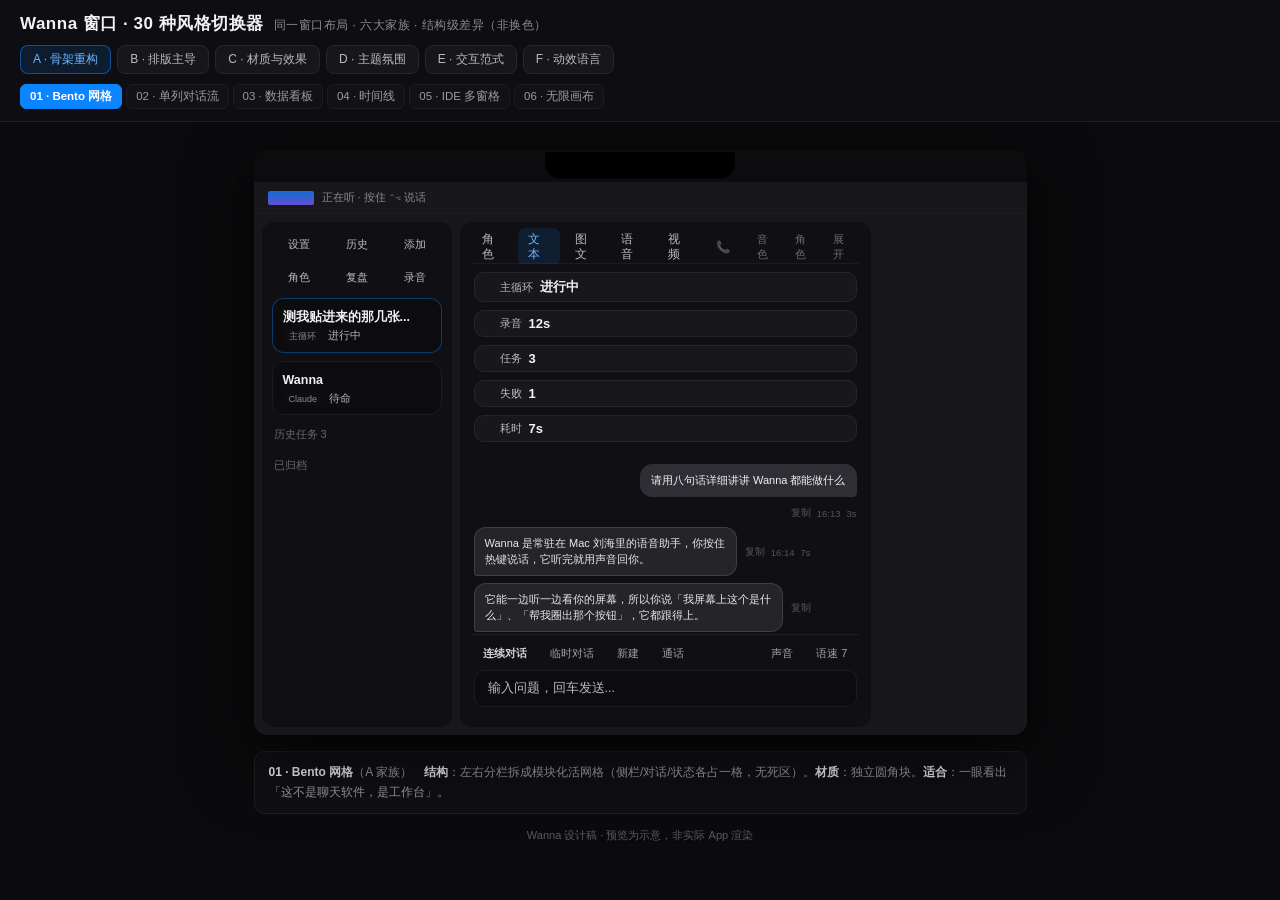
<file: 设计稿/Wanna窗口-30种风格.html>
<!DOCTYPE html>
<html lang="zh-CN">
<head>
<meta charset="UTF-8">
<meta name="viewport" content="width=device-width, initial-scale=1.0">
<title>Wanna 窗口 · 30 种风格切换器</title>
<link rel="icon" href="data:image/svg+xml,%3Csvg xmlns='http://www.w3.org/2000/svg' viewBox='0 0 32 32'%3E%3Crect width='32' height='32' rx='8' fill='%23050506'/%3E%3Cpath d='M6 16h20' stroke='%230A84FF' stroke-width='3' stroke-linecap='round'/%3E%3Ccircle cx='16' cy='16' r='4' fill='%230A84FF'/%3E%3C/svg%3E">
<style>
/* ============================================================
   页面外壳：工具性中性深色，让窗口预览成为唯一主角
   ============================================================ */
* { box-sizing: border-box; margin: 0; padding: 0; }
body {
  font-family: -apple-system, BlinkMacSystemFont, "PingFang SC", "Helvetica Neue", "Microsoft YaHei", sans-serif;
  background: #0B0B0D;
  color: #D7D7DE;
  min-height: 100vh;
}
::selection { background: #0A84FF55; }

.page-head {
  position: sticky; top: 0; z-index: 50;
  background: #101014ee; backdrop-filter: blur(14px);
  border-bottom: 1px solid #1D1D21;
  padding: 12px 20px 0;
}
.page-head h1 {
  font-size: 17px; font-weight: 650; letter-spacing: .5px; color: #F2F2F4;
  display: flex; align-items: baseline; gap: 10px;
}
.page-head h1 small { font-size: 12px; font-weight: 400; color: #8A8A93; }
.family-row { display: flex; gap: 6px; margin-top: 10px; flex-wrap: wrap; padding-bottom: 10px; }
.family-btn {
  border: 1px solid #26262C; background: #17171B; color: #B9B9C2;
  font-size: 12px; padding: 5px 12px; border-radius: 8px; cursor: pointer;
  transition: background .15s, color .15s, border-color .15s;
}
.family-btn:hover { background: #1E1E24; color: #F2F2F4; }
.family-btn.active { background: #0A84FF1F; border-color: #0A84FF88; color: #6CB8FF; }
.theme-row { display: flex; gap: 4px; flex-wrap: wrap; padding-bottom: 12px; }
.theme-btn {
  border: 1px solid #1D1D21; background: #121216; color: #9A9AA3;
  font-size: 11.5px; padding: 4px 9px; border-radius: 6px; cursor: pointer;
  transition: all .12s; white-space: nowrap;
}
.theme-btn:hover { color: #F2F2F4; border-color: #3A3A42; }
.theme-btn.active { background: #0A84FF; border-color: #0A84FF; color: #fff; font-weight: 600; }

/* ============================================================
   舞台：模拟 Wanna 展开面板
   宽 = 侧栏207 + 分隔线1 + 内容列565 = 773px（等比还原）
   ============================================================ */
.stage-wrap { display: flex; justify-content: center; padding: 28px 16px 10px; }
#stage {
  width: 773px; max-width: 100%;
  height: 585px;
  border-radius: 14px; overflow: hidden;
  position: relative;
  box-shadow: 0 24px 70px rgba(0,0,0,.55), 0 4px 18px rgba(0,0,0,.35);
  transition: background .35s;
}
/* —— 顶部刘海带：32px 刘海 + 32px 转写条 —— */
.notch-strip { position: absolute; top: 0; left: 0; right: 0; height: 64px; z-index: 30; }
.notch-strip .notch-bar {
  height: 32px; background: #050506; display: flex; align-items: center; justify-content: center;
}
.notch-strip .notch-bar .hw-notch {
  width: 190px; height: 28px; background: #000; border-radius: 0 0 16px 16px; flex-shrink: 0;
  box-shadow: inset 0 -1px 0 rgba(255,255,255,.06);
}
.notch-strip .transcript-row {
  height: 32px; background: #18181C; display: flex; align-items: center;
  padding: 0 14px; gap: 8px; font-size: 11px; color: #8A8A93; border-bottom: 1px solid #1D1D21;
}
.notch-strip .transcript-row .wave {
  width: 46px; height: 14px; opacity: .8;
  background: linear-gradient(180deg,#0A84FF,#7A5CFF);
  border-radius: 2px;
}
.notch-strip .transcript-row .t-text { flex: 1; white-space: nowrap; overflow: hidden; text-overflow: ellipsis; }
/* —— 主体：侧栏 + 分隔线 + 内容列 —— */
.win-body { position: absolute; top: 64px; left: 0; right: 0; bottom: 0; display: flex; }
.sidebar { width: 207px; flex-shrink: 0; padding: 10px 8px; overflow: hidden; display: flex; flex-direction: column; gap: 8px; }
.side-divider { width: 1px; flex-shrink: 0; }
.content-col { flex: 1; display: flex; flex-direction: column; min-width: 0; padding: 0 12px; }
/* 侧栏小组件 */
.sb-top { display: flex; gap: 4px; }
.sb-chip { flex: 1; font-size: 11px; padding: 5px 0; text-align: center; border-radius: 7px; cursor: pointer; }
.sb-card { border-radius: 12px; padding: 10px 10px 8px; cursor: pointer; }
.sb-card .card-title { font-size: 12.5px; font-weight: 600; line-height: 1.35; }
.sb-card .card-sub { font-size: 10.5px; margin-top: 3px; opacity: .72; display: flex; gap: 6px; align-items: center; }
.sb-card .card-tag { font-size: 9px; padding: 1px 6px; border-radius: 5px; }
.sb-fold { font-size: 11px; opacity: .7; padding: 4px 2px; cursor: pointer; }
/* 内容列 · 模式行 */
.mode-row { height: 34px; display: flex; align-items: center; gap: 5px; border-bottom: 1px solid; flex-shrink: 0; }
.mode-chip { font-size: 11.5px; padding: 4px 10px; border-radius: 7px; cursor: pointer; }
.mode-chip.call { margin-left: 2px; }
.mode-spacer { flex: 1; }
.mode-right { font-size: 11px; opacity: .75; display: flex; gap: 6px; align-items: center; }
.mode-right span { padding: 3px 7px; border-radius: 6px; cursor: pointer; }
/* 内容列 · 对话区 */
.chat-area { flex: 1; overflow: hidden; display: flex; flex-direction: column; gap: 12px; padding: 12px 2px; }
.msg { max-width: 88%; display: flex; gap: 8px; }
.msg .bubble { padding: 9px 13px; font-size: 12.5px; line-height: 1.65; border-radius: 12px; }
.msg .meta { font-size: 10px; opacity: .55; display: flex; gap: 6px; align-items: center; margin-top: 4px; white-space: nowrap; }
.msg.user { align-self: flex-end; flex-direction: column; align-items: flex-end; }
.msg.ai { align-self: flex-start; }
.msg.ai .bubble { border-radius: 12px 12px 12px 4px; }
.msg.user .bubble { border-radius: 12px 12px 4px 12px; }
/* 内容列 · 输入条 */
.composer { border-top: 1px solid; padding: 8px 2px 12px; flex-shrink: 0; }
.composer .c-top { display: flex; gap: 5px; align-items: center; font-size: 11px; margin-bottom: 6px; }
.composer .c-btn { padding: 3px 9px; border-radius: 6px; cursor: pointer; opacity: .85; }
.composer .c-btn.toggle-on { font-weight: 600; }
.composer .c-right { margin-left: auto; display: flex; gap: 5px; align-items: center; }
.composer .c-input {
  border-radius: 10px; padding: 9px 13px; font-size: 12.5px; color: #B9B9C2; cursor: text;
}
/* 风格说明条 */
.theme-note {
  max-width: 773px; margin: 6px auto 0; padding: 10px 14px; font-size: 12px;
  color: #9A9AA3; background: #101014; border: 1px solid #1D1D21; border-radius: 10px; line-height: 1.7;
}
.theme-note b { color: #E8E8EC; }
.page-foot { text-align: center; padding: 14px; font-size: 11px; color: #5A5A63; }

/* ============================================================
   结构变体（JS 按风格切换 body class）
   ============================================================ */
body.mode-singlecol .sidebar { display: none; }
body.mode-singlecol .side-divider { display: none; }
body.mode-purechat .sidebar, body.mode-purechat .side-divider { display: none; }
body.mode-purechat .mode-row { display: none; }
body.mode-command .sidebar { display: none; }
body.mode-command .side-divider { display: none; }
body.mode-cardwall .sidebar { display: none; }
body.mode-cardwall .side-divider { display: none; }
body.mode-canvas .sidebar, body.mode-canvas .side-divider { display: none; }

/* 看板变体：内容列顶部监控条 + 侧栏指标化 */
.dash-strip { display: none; }
body.mode-dashboard .dash-strip { display: flex; }
.dash-strip {
  gap: 8px; padding: 8px 2px; border-bottom: 1px solid; margin-bottom: 2px; flex-shrink: 0;
}
.dash-item { font-size: 11px; padding: 5px 10px; border-radius: 8px; display: flex; gap: 7px; align-items: center; }
.dash-item .dot { width: 8px; height: 8px; border-radius: 50%; }
.dash-item .val { font-weight: 700; font-size: 13px; }

/* IDE 变体：右侧活动监视器 */
.ide-panel { display: none; }
body.mode-ide .ide-panel { display: flex; }
.ide-panel {
  width: 178px; flex-shrink: 0; border-left: 1px solid; padding: 10px; flex-direction: column; gap: 8px; overflow: hidden;
}
.ide-panel .ide-title { font-size: 10.5px; opacity: .6; letter-spacing: .5px; }
.ide-line { font-size: 10px; font-family: "SF Mono", Menlo, monospace; opacity: .8; line-height: 1.6; }
.ide-line.ok { opacity: .95; }
.ide-line.err { color: #FF6369; }

/* 时间线变体：对话区变时间轴 */
body.mode-timeline .chat-area { position: relative; }
body.mode-timeline .chat-area::before {
  content: ""; position: absolute; left: 76px; top: 8px; bottom: 8px; width: 2px;
  background: linear-gradient(180deg, rgba(255,255,255,.22), rgba(255,255,255,.05));
}
body.mode-timeline .msg { position: relative; max-width: none; display: grid; grid-template-columns: 58px 1fr; gap: 18px; }
body.mode-timeline .msg .tl-time { font-size: 10px; text-align: right; padding-top: 10px; opacity: .6; }
body.mode-timeline .msg .tl-dot { position: absolute; left: 70px; top: 13px; width: 12px; height: 12px; border-radius: 50%; background: currentColor; }
body.mode-timeline .msg.user, body.mode-timeline .msg.ai { align-self: stretch; align-items: initial; }
body.mode-timeline .msg .meta { margin-top: 3px; }
/* 时间线需要额外注入时间列，由 JS 生成 */

/* 卡片墙变体 */
body.mode-cardwall .chat-area { display: grid; grid-template-columns: 1fr 1fr; gap: 10px; align-content: start; }
body.mode-cardwall .msg { max-width: none; align-self: stretch; }
body.mode-cardwall .msg .bubble { min-height: 72px; }
body.mode-cardwall .msg.user, body.mode-cardwall .msg.ai { align-items: initial; flex-direction: column; }

/* 画布变体：卡片自由漂浮 */
body.mode-canvas .chat-area { position: relative; }
body.mode-canvas .msg { position: absolute; max-width: 300px; }
body.mode-canvas .msg:nth-child(1) { top: 16px; left: 8%; transform: rotate(-2deg); }
body.mode-canvas .msg:nth-child(2) { top: 40px; left: 44%; transform: rotate(1.5deg); }
body.mode-canvas .msg:nth-child(3) { top: 210px; left: 16%; transform: rotate(1deg); }
body.mode-canvas .msg:nth-child(4) { top: 240px; left: 55%; transform: rotate(-1deg); }
body.mode-canvas .msg:nth-child(5) { top: 332px; left: 8%; transform: rotate(.5deg); }
body.mode-canvas .msg:nth-child(6) { top: 336px; left: 46%; transform: rotate(-1.5deg); }
body.mode-canvas .msg .meta { opacity: .6; }

/* 命令面板变体：输入条加大 */
body.mode-command .composer { border-top: 2px solid; }
body.mode-command .c-input { font-size: 14px; padding: 12px 15px; }
body.mode-command .c-input::before { content: "› "; }

/* 键盘优先变体：显示编号 */
body.mode-keyboard .sb-card .card-title::before, body.mode-keyboard .sb-fold::before { content: ""; }
body.mode-keyboard .kbd-hint { display: block; }
.kbd-hint { display: none; font-size: 9.5px; font-family: "SF Mono", Menlo, monospace; opacity: .5; margin-top: 2px; }

/* ============================================================
   30 套风格主题 —— 每套 = 结构级差异（布局/字体/材质/形状/动效）
   ============================================================ */

/* ---------- A1 · Bento 网格：分栏→模块化活网格 ---------- */
[data-theme="bento"] #stage { background: #0C0C0E; }
[data-theme="bento"] .win-body { display: grid; grid-template-columns: 200px 1fr 150px; grid-template-rows: 1fr; gap: 8px; padding: 8px; }
[data-theme="bento"] .sidebar { width: auto; grid-column: 1; grid-row: 1; background: #101014; border-radius: 12px; padding: 10px; }
[data-theme="bento"] .side-divider { display: none; }
[data-theme="bento"] .content-col { grid-column: 2; grid-row: 1; background: #101014; border-radius: 12px; padding: 8px 12px; }
[data-theme="bento"] .dash-strip { display: flex; grid-column: 3; grid-row: 1; background: #101014; border-radius: 12px; border-bottom: none; flex-direction: column; justify-content: space-evenly; }
[data-theme="bento"] .dash-item { border-radius: 10px; background: #18181C; }
[data-theme="bento"] .composer { border-top-color: #1D1D21; }
[data-theme="bento"] .notch-strip { background: transparent; }
[data-theme="bento"] .notch-strip .notch-bar { background: #0C0C0E; }
/* bento 对话列较窄：压缩密度，保证 585px 舞台内消息完整 */
[data-theme="bento"] .win-body { grid-template-columns: 190px 1fr 140px; overflow: hidden; }
[data-theme="bento"] .content-col { min-height: 0; }
[data-theme="bento"] .chat-area { gap: 7px; }
[data-theme="bento"] .msg .bubble { font-size: 11px; line-height: 1.5; padding: 7px 10px; }
[data-theme="bento"] .msg .meta { margin-top: 2px; font-size: 9.5px; }

/* ---------- A2 · 单列对话流：去侧栏，一条纵流 ---------- */
[data-theme="singlecol"] #stage { background: #08080A; }
[data-theme="singlecol"] .notch-strip { background: transparent; }
[data-theme="singlecol"] .notch-strip .notch-bar { background: #08080A; }
[data-theme="singlecol"] .content-col { padding: 0 44px; }
[data-theme="singlecol"] .mode-row { border-bottom-color: #1D1D21; justify-content: center; }
[data-theme="singlecol"] .mode-chip { border-radius: 99px; padding: 4px 14px; }
[data-theme="singlecol"] .msg { max-width: 78%; }
[data-theme="singlecol"] .composer { border-top-color: #1D1D21; }

/* ---------- A3 · 数据看板：对话页→实时仪表盘 ---------- */
[data-theme="dashboard"] #stage { background: #0A0B0D; }
[data-theme="dashboard"] .sidebar { background: #0F1115; border-radius: 10px; }
[data-theme="dashboard"] .sb-card { border-radius: 8px; background: #15181E; border: 1px solid #23262E; }
[data-theme="dashboard"] .content-col { background: #0A0B0D; }
[data-theme="dashboard"] .dash-strip { border-bottom-color: #1E2229; }
[data-theme="dashboard"] .dash-item { background: #12151B; border: 1px solid #23262E; }
[data-theme="dashboard"] .dash-item .dot { box-shadow: 0 0 8px currentColor; }
[data-theme="dashboard"] .chat-area { gap: 8px; }
[data-theme="dashboard"] .msg { max-width: 92%; }
[data-theme="dashboard"] .msg .bubble { border-radius: 6px; font-size: 12px; }
[data-theme="dashboard"] .mode-row { border-bottom-color: #1E2229; }
[data-theme="dashboard"] .composer { border-top-color: #1E2229; }

/* ---------- A4 · 时间线：双栏→同轴时间线 ---------- */
[data-theme="timeline"] #stage { background: #0B0B0E; }
[data-theme="timeline"] .sidebar { background: #101014; }
[data-theme="timeline"] .content-col { padding: 0 18px; }
[data-theme="timeline"] .mode-row { border-bottom-color: #1D1D21; }
[data-theme="timeline"] .msg .bubble { border-radius: 8px; }
[data-theme="timeline"] .composer { border-top-color: #1D1D21; }

/* ---------- A5 · IDE 多窗格 ---------- */
[data-theme="ide"] #stage { background: #0D0F12; }
[data-theme="ide"] .sidebar { width: 220px; background: #111318; border-right: 1px solid #1E2229; padding: 0; }
[data-theme="ide"] .sb-top, [data-theme="ide"] .sb-fold { margin: 8px; }
[data-theme="ide"] .sb-card { border-radius: 6px; background: #151820; border: 1px solid #232731; margin: 0 8px 6px; }
[data-theme="ide"] .side-divider { background: #1E2229; }
[data-theme="ide"] .content-col { padding: 0 14px; }
[data-theme="ide"] .mode-row { border-bottom-color: #1E2229; }
[data-theme="ide"] .ide-panel { border-left-color: #1E2229; background: #111318; }
[data-theme="ide"] .msg .bubble { border-radius: 6px; font-size: 12px; }
[data-theme="ide"] .composer { border-top-color: #1E2229; }

/* ---------- A6 · 无限画布 ---------- */
[data-theme="canvas"] #stage { background: #0E0D0F; }
[data-theme="canvas"] .content-col { background:
  radial-gradient(circle at 20% 30%, #1A1A24 1px, transparent 1.5px),
  radial-gradient(circle at 80% 60%, #1A1A24 1px, transparent 1.5px), #0E0D0F;
  background-size: 34px 34px; }
[data-theme="canvas"] .mode-row { border-bottom-color: #23232C; }
[data-theme="canvas"] .msg .bubble { border: 1px solid #2A2A34; box-shadow: 0 6px 20px rgba(0,0,0,.4); }
[data-theme="canvas"] .composer { border-top-color: #23232C; }

/* ---------- B1 · 杂志编辑风 ---------- */
[data-theme="editorial"] #stage { background: #F4F1EA; }
[data-theme="editorial"] .win-body, [data-theme="editorial"] .content-col { background: #F4F1EA; }
[data-theme="editorial"] .sidebar { background: #EAE6DC; border-right: 1px solid #D8D2C4; padding: 12px 10px; }
[data-theme="editorial"] .sb-card { background: #FBF9F4; border: 1px solid #DDD6C8; border-radius: 4px; box-shadow: none; }
[data-theme="editorial"] .sb-card .card-title { font-family: Georgia, "Songti SC", serif; font-size: 14px; }
[data-theme="editorial"] .sb-chip { border-radius: 3px; font-family: Georgia, serif; font-size: 12px; }
[data-theme="editorial"] .side-divider { background: #D8D2C4; }
[data-theme="editorial"] .mode-row { border-bottom: 2px solid #2B2B28; }
[data-theme="editorial"] .mode-chip { border-radius: 0; font-family: Georgia, serif; font-size: 13px; color: #55523C; }
[data-theme="editorial"] .mode-chip.active { background: #2B2B28; color: #F4F1EA; }
[data-theme="editorial"] .msg .bubble { background: #FBF9F4; color: #2B2B28; border: 1px solid #E3DCCD; border-radius: 4px; font-size: 13px; line-height: 1.8; }
[data-theme="editorial"] .msg.user .bubble { background: #2B2B28; color: #F4F1EA; }
[data-theme="editorial"] .msg .meta { color: #8C846F; }
[data-theme="editorial"] .composer { border-top: 1px solid #D8D2C4; }
[data-theme="editorial"] .c-input { background: #FBF9F4; border: 1px solid #D8D2C4; border-radius: 4px; color: #55523C; }
[data-theme="editorial"] .c-btn { font-family: Georgia, serif; font-size: 12px; }
[data-theme="editorial"] .notch-strip .notch-bar { background: #2B2B28; }
[data-theme="editorial"] .notch-strip .transcript-row { background: #EAE6DC; border-bottom: 1px solid #D8D2C4; color: #6E6852; }

/* ---------- B2 · 巨型展示字 ---------- */
[data-theme="display"] #stage { background: #09090B; }
[data-theme="display"] .sidebar { background: #0D0D10; }
[data-theme="display"] .sb-card { border-radius: 0; border-left: 3px solid #fff; background: transparent; }
[data-theme="display"] .sb-card .card-title { font-size: 15px; font-weight: 800; letter-spacing: -0.5px; }
[data-theme="display"] .content-col { padding-top: 8px; }
[data-theme="display"] .mode-row { height: 44px; border-bottom: 1px solid #1D1D21; }
[data-theme="display"] .mode-chip { font-size: 15px; font-weight: 700; letter-spacing: .5px; border-radius: 0; padding: 6px 14px; }
[data-theme="display"] .msg .bubble { font-size: 15px; line-height: 1.7; font-weight: 400; }
[data-theme="display"] .msg.user .bubble { font-weight: 600; }
[data-theme="display"] .composer .c-input { font-size: 14px; border-radius: 0; border: 1px solid #222; }

/* ---------- B3 · 全大写动能 ---------- */
[data-theme="uppercase"] #stage { background: #0A0A0C; }
[data-theme="uppercase"] .sidebar { background: #0D0D10; }
[data-theme="uppercase"] .sb-chip { text-transform: uppercase; letter-spacing: 2px; font-size: 10px; font-weight: 700; }
[data-theme="uppercase"] .sb-card { border-radius: 0; background: transparent; border-bottom: 2px solid #24242B; }
[data-theme="uppercase"] .sb-card .card-title { text-transform: uppercase; letter-spacing: 1.5px; font-size: 12px; }
[data-theme="uppercase"] .mode-row { border-bottom: 3px solid #0A84FF; }
[data-theme="uppercase"] .mode-chip { text-transform: uppercase; letter-spacing: 2px; font-size: 10.5px; font-weight: 800; border-radius: 0; }
[data-theme="uppercase"] .msg .bubble { border-radius: 0; border-left: 4px solid rgba(10,132,255,.5); }
[data-theme="uppercase"] .msg.user .bubble { border-left-color: transparent; border-right: 4px solid rgba(10,132,255,.5); }
[data-theme="uppercase"] .composer { border-top: 3px solid #24242B; }
[data-theme="uppercase"] .c-btn { text-transform: uppercase; letter-spacing: 1px; font-size: 9.5px; font-weight: 700; }

/* ---------- B4 · 终端等宽 ---------- */
[data-theme="mono"] #stage { background: #0C0C0C; }
[data-theme="mono"] .win-body, [data-theme="mono"] .content-col, [data-theme="mono"] .sidebar { background: #0C0C0C; font-family: "SF Mono", Menlo, Consolas, monospace; }
[data-theme="mono"] .sb-chip { border-radius: 0; font-size: 11px; }
[data-theme="mono"] .sb-card { border-radius: 0; background: #111; border: 1px solid #222; }
[data-theme="mono"] .sb-card .card-title { font-size: 11.5px; }
[data-theme="mono"] .mode-row { border-bottom: 1px solid #222; }
[data-theme="mono"] .mode-chip { border-radius: 0; font-size: 11px; }
[data-theme="mono"] .msg { max-width: 100%; }
[data-theme="mono"] .msg .bubble { background: transparent; border-radius: 0; font-family: "SF Mono", Menlo, monospace; font-size: 12px; padding: 6px 10px; border-left: 2px solid #333; }
[data-theme="mono"] .msg.user .bubble { border-left-color: #0A84FF; }
[data-theme="mono"] .msg .meta { font-family: "SF Mono", Menlo, monospace; }
[data-theme="mono"] .composer { border-top: 1px solid #222; }
[data-theme="mono"] .c-input { background: #0E0E0E; border: 1px solid #2A2A2A; border-radius: 0; font-family: "SF Mono", Menlo, monospace; }
[data-theme="mono"] .c-input::before { content: "> "; color: #0A84FF; }

/* ---------- B5 · 蓝图工程图 ---------- */
[data-theme="blueprint"] #stage { background: #E8EDF3; }
[data-theme="blueprint"] .win-body, [data-theme="blueprint"] .content-col { background:
  linear-gradient(rgba(26,84,158,.08) 1px, transparent 1px),
  linear-gradient(90deg, rgba(26,84,158,.08) 1px, transparent 1px),
  linear-gradient(rgba(26,84,158,.05) 1px, transparent 1px),
  linear-gradient(90deg, rgba(26,84,158,.05) 1px, transparent 1px), #E8EDF3;
  background-size: 100px 100px, 100px 100px, 20px 20px, 20px 20px; }
[data-theme="blueprint"] .sidebar { background: rgba(216,226,238,.85); border: 2px solid #1A549E; border-radius: 0; }
[data-theme="blueprint"] .sb-chip { border-radius: 0; border: 1px solid #1A549E; font-family: "SF Mono", Menlo, monospace; font-size: 10px; color: #1A549E; }
[data-theme="blueprint"] .sb-card { border-radius: 0; background: #E8EDF3; border: 1.5px solid #1A549E; }
[data-theme="blueprint"] .sb-card .card-title { font-family: "SF Mono", Menlo, monospace; color: #10355F; font-size: 11px; }
[data-theme="blueprint"] .side-divider { background: #1A549E; }
[data-theme="blueprint"] .mode-row { border-bottom: 1.5px dashed #1A549E; }
[data-theme="blueprint"] .mode-chip { border-radius: 0; border: 1px solid #1A549E; font-family: "SF Mono", Menlo, monospace; font-size: 10.5px; color: #10355F; }
[data-theme="blueprint"] .msg .bubble { background: rgba(255,255,255,.6); border: 1.5px solid #1A549E; border-radius: 0; color: #10355F; font-family: "SF Mono", Menlo, monospace; font-size: 11.5px; }
[data-theme="blueprint"] .msg.user .bubble { background: #1A549E; color: #E8EDF3; }
[data-theme="blueprint"] .msg .meta { color: #4A6C93; }
[data-theme="blueprint"] .composer { border-top: 1.5px dashed #1A549E; }
[data-theme="blueprint"] .c-input { background: rgba(255,255,255,.7); border: 1.5px solid #1A549E; border-radius: 0; color: #10355F; font-family: "SF Mono", Menlo, monospace; }
[data-theme="blueprint"] .notch-strip .notch-bar { background: #1A549E; }
[data-theme="blueprint"] .notch-strip .transcript-row { background: #D8E2EE; border-bottom: 1px solid #1A549E; color: #10355F; }

/* ---------- C1 · 玻璃拟态 ---------- */
[data-theme="glass"] #stage { background: rgba(24,26,34,.72); backdrop-filter: blur(22px) saturate(1.4); }
[data-theme="glass"] .win-body { background: transparent; }
[data-theme="glass"] .sidebar { background: rgba(255,255,255,.055); backdrop-filter: blur(18px); border-right: 1px solid rgba(255,255,255,.14); }
[data-theme="glass"] .side-divider { background: rgba(255,255,255,.1); }
[data-theme="glass"] .content-col { background: rgba(255,255,255,.035); backdrop-filter: blur(14px); }
[data-theme="glass"] .sb-chip { background: rgba(255,255,255,.07); border: 1px solid rgba(255,255,255,.13); }
[data-theme="glass"] .sb-card { background: rgba(255,255,255,.06); border: 1px solid rgba(255,255,255,.16); box-shadow: inset 0 1px 0 rgba(255,255,255,.12), 0 8px 24px rgba(0,0,0,.18); backdrop-filter: blur(10px); }
[data-theme="glass"] .mode-row { border-bottom-color: rgba(255,255,255,.1); }
[data-theme="glass"] .mode-chip { background: rgba(255,255,255,.06); border: 1px solid rgba(255,255,255,.13); }
[data-theme="glass"] .mode-chip.active { background: rgba(10,132,255,.55); border-color: rgba(10,132,255,.8); box-shadow: 0 0 14px rgba(10,132,255,.35); }
[data-theme="glass"] .msg .bubble { background: rgba(255,255,255,.08); border: 1px solid rgba(255,255,255,.14); box-shadow: inset 0 1px 0 rgba(255,255,255,.1); backdrop-filter: blur(8px); }
[data-theme="glass"] .msg.user .bubble { background: rgba(10,132,255,.5); border-color: rgba(10,132,255,.65); }
[data-theme="glass"] .composer { border-top-color: rgba(255,255,255,.1); }
[data-theme="glass"] .c-input { background: rgba(255,255,255,.07); border: 1px solid rgba(255,255,255,.15); backdrop-filter: blur(8px); }
[data-theme="glass"] .notch-strip .notch-bar { background: rgba(8,9,12,.85); }
[data-theme="glass"] .notch-strip .transcript-row { background: rgba(255,255,255,.05); border-bottom: 1px solid rgba(255,255,255,.1); backdrop-filter: blur(10px); }

/* ---------- C2 · 新拟态 ---------- */
[data-theme="neumorph"] #stage { background: #DDE1E6; }
[data-theme="neumorph"] .win-body, [data-theme="neumorph"] .content-col { background: #DDE1E6; }
[data-theme="neumorph"] .sidebar { background: #DDE1E6; }
[data-theme="neumorph"] .side-divider { background: #DDE1E6; }
[data-theme="neumorph"] .sb-chip { background: #DDE1E6; box-shadow: 4px 4px 9px #BEC2C7, -4px -4px 9px #FFFFFF; border: none; border-radius: 12px; color: #5A5F66; }
[data-theme="neumorph"] .sb-card { background: #DDE1E6; border: none; box-shadow: 6px 6px 14px #BEC2C7, -6px -6px 14px #FFFFFF; border-radius: 16px; }
[data-theme="neumorph"] .sb-card.card-main { box-shadow: inset 5px 5px 10px #BEC2C7, inset -5px -5px 10px #FFFFFF; }
[data-theme="neumorph"] .sb-card .card-title { color: #3E434A; }
[data-theme="neumorph"] .sb-fold { color: #7A7F86; }
[data-theme="neumorph"] .mode-row { border-bottom-color: #D0D4D9; }
[data-theme="neumorph"] .mode-chip { background: #DDE1E6; box-shadow: 3px 3px 7px #BEC2C7, -3px -3px 7px #FFFFFF; border: none; border-radius: 10px; color: #5A5F66; }
[data-theme="neumorph"] .mode-chip.active { box-shadow: inset 3px 3px 7px #BEC2C7, inset -3px -3px 7px #FFFFFF; color: #0A84FF; font-weight: 600; }
[data-theme="neumorph"] .msg .bubble { background: #DDE1E6; box-shadow: 4px 4px 10px #BEC2C7, -4px -4px 10px #FFFFFF; border: none; color: #3E434A; border-radius: 14px; }
[data-theme="neumorph"] .msg.user .bubble { box-shadow: inset 4px 4px 10px #BEC2C7, inset -4px -4px 10px #FFFFFF; color: #2C3238; }
[data-theme="neumorph"] .msg .meta { color: #8A8F96; }
[data-theme="neumorph"] .composer { border-top-color: #D0D4D9; }
[data-theme="neumorph"] .c-input { background: #DDE1E6; box-shadow: inset 4px 4px 10px #BEC2C7, inset -4px -4px 10px #FFFFFF; border: none; border-radius: 14px; color: #6A6F76; }
[data-theme="neumorph"] .notch-strip .notch-bar { background: #CDD1D6; }
[data-theme="neumorph"] .notch-strip .transcript-row { background: #DDE1E6; color: #8A8F96; border-bottom: 1px solid #D0D4D9; }

/* ---------- C3 · 黏土拟态 ---------- */
[data-theme="clay"] #stage { background: #F6E7E0; }
[data-theme="clay"] .win-body, [data-theme="clay"] .content-col { background: #F6E7E0; }
[data-theme="clay"] .sidebar { background: #F6E7E0; }
[data-theme="clay"] .side-divider { background: transparent; }
[data-theme="clay"] .sb-chip { background: #FBF0EA; border-radius: 12px; color: #8A6A5C; box-shadow: 0 5px 0 #D9BFB0, 0 8px 14px rgba(160,110,80,.28); border: none; transform: translateY(-2px); }
[data-theme="clay"] .sb-card { background: #FBF0EA; border-radius: 18px; box-shadow: 0 7px 0 #D9BFB0, 0 12px 20px rgba(160,110,80,.3); border: 1.5px solid rgba(255,255,255,.7); }
[data-theme="clay"] .sb-card .card-title { color: #6B4F42; font-weight: 700; }
[data-theme="clay"] .sb-card .card-tag { background: #FFD9C2; color: #8A5A3C; }
[data-theme="clay"] .sb-fold { color: #A9826F; }
[data-theme="clay"] .mode-row { border-bottom: 3px solid #EED7CC; }
[data-theme="clay"] .mode-chip { background: #FBF0EA; border-radius: 99px; box-shadow: 0 3px 0 #D9BFB0, 0 5px 9px rgba(160,110,80,.22); border: none; color: #8A6A5C; padding: 5px 13px; }
[data-theme="clay"] .mode-chip.active { background: #FF8C69; color: #fff; box-shadow: 0 3px 0 #D96A48, 0 5px 9px rgba(200,90,50,.3); }
[data-theme="clay"] .msg .bubble { background: #FBF0EA; border-radius: 16px; box-shadow: 0 4px 0 #E3C9BC, 0 8px 14px rgba(160,110,80,.18); border: 1.5px solid rgba(255,255,255,.65); color: #6B4F42; }
[data-theme="clay"] .msg.user .bubble { background: #FFB28F; color: #5A3522; box-shadow: 0 4px 0 #E08A66, 0 8px 14px rgba(200,100,60,.25); }
[data-theme="clay"] .msg .meta { color: #B08D7B; }
[data-theme="clay"] .composer { border-top: 3px solid #EED7CC; }
[data-theme="clay"] .c-input { background: #FBF0EA; border-radius: 14px; box-shadow: inset 0 4px 8px rgba(180,120,90,.18); border: 1.5px solid rgba(255,255,255,.6); color: #8A6A5C; }
[data-theme="clay"] .notch-strip .notch-bar { background: #F3DCD1; }
[data-theme="clay"] .notch-strip .transcript-row { background: #F6E7E0; color: #B08D7B; border-bottom: 2px solid #EED7CC; }

/* ---------- C4 · 粗野主义 ---------- */
[data-theme="brutal"] #stage { background: #EFEFEA; }
[data-theme="brutal"] .win-body, [data-theme="brutal"] .content-col { background: #EFEFEA; }
[data-theme="brutal"] .sidebar { background: #EFEFEA; border-right: 3px solid #111; }
[data-theme="brutal"] .side-divider { background: #111; }
[data-theme="brutal"] .sb-chip { background: #EFEFEA; border: 2.5px solid #111; border-radius: 0; box-shadow: 3px 3px 0 #111; color: #111; font-weight: 800; }
[data-theme="brutal"] .sb-card { background: #EFEFEA; border: 2.5px solid #111; border-radius: 0; box-shadow: 5px 5px 0 #111; }
[data-theme="brutal"] .sb-card.card-main { background: #FFD93D; }
[data-theme="brutal"] .sb-card.card-cc { background: #0A84FF; }
[data-theme="brutal"] .sb-card.card-cc .card-title { color: #fff; }
[data-theme="brutal"] .sb-card .card-title { color: #111; font-weight: 800; }
[data-theme="brutal"] .sb-card .card-tag { background: #fff; border: 1.5px solid #111; color: #111; }
[data-theme="brutal"] .sb-fold { color: #333; font-weight: 700; }
[data-theme="brutal"] .mode-row { border-bottom: 3px solid #111; }
[data-theme="brutal"] .mode-chip { background: #EFEFEA; border: 2.5px solid #111; border-radius: 0; box-shadow: 3px 3px 0 #111; color: #111; font-weight: 800; }
[data-theme="brutal"] .mode-chip.active { background: #111; color: #EFEFEA; box-shadow: none; transform: translate(3px,3px); }
[data-theme="brutal"] .msg .bubble { background: #fff; border: 2.5px solid #111; border-radius: 0; box-shadow: 4px 4px 0 #111; color: #111; }
[data-theme="brutal"] .msg.user .bubble { background: #FF6B6B; color: #111; }
[data-theme="brutal"] .msg .meta { color: #555; font-weight: 600; }
[data-theme="brutal"] .composer { border-top: 3px solid #111; }
[data-theme="brutal"] .c-input { background: #fff; border: 2.5px solid #111; border-radius: 0; box-shadow: inset 3px 3px 0 rgba(0,0,0,.1); color: #111; font-weight: 600; }
[data-theme="brutal"] .notch-strip .notch-bar { background: #111; }
[data-theme="brutal"] .notch-strip .transcript-row { background: #FFD93D; color: #111; font-weight: 700; border-bottom: 2px solid #111; }

/* ---------- C5 · 霓虹夜店 ---------- */
[data-theme="neon"] #stage { background: #06060C; }
[data-theme="neon"] .win-body, [data-theme="neon"] .content-col { background: #06060C; }
[data-theme="neon"] .sidebar { background: transparent; }
[data-theme="neon"] .side-divider { background: rgba(255,0,180,.18); }
[data-theme="neon"] .sb-chip { background: transparent; border: 1px solid rgba(0,229,255,.3); border-radius: 3px; color: #7AE8FF; text-shadow: 0 0 8px rgba(0,229,255,.7); }
[data-theme="neon"] .sb-card { background: rgba(20,20,40,.4); border: 1px solid rgba(255,0,180,.35); border-radius: 4px; box-shadow: 0 0 18px rgba(255,0,180,.15), inset 0 0 24px rgba(255,0,180,.05); }
[data-theme="neon"] .sb-card.card-main { border-color: rgba(0,229,255,.5); box-shadow: 0 0 18px rgba(0,229,255,.2), inset 0 0 24px rgba(0,229,255,.06); }
[data-theme="neon"] .sb-card .card-title { color: #E8F6FF; text-shadow: 0 0 10px rgba(0,229,255,.6); }
[data-theme="neon"] .sb-card .card-tag { background: rgba(255,0,180,.15); border: 1px solid rgba(255,0,180,.5); color: #FF9ADB; }
[data-theme="neon"] .mode-row { border-bottom: 1px solid rgba(0,229,255,.25); }
[data-theme="neon"] .mode-chip { background: transparent; border: 1px solid rgba(122,232,255,.25); border-radius: 3px; color: #7AE8FF; text-shadow: 0 0 8px rgba(0,229,255,.5); }
[data-theme="neon"] .mode-chip.active { border-color: #00E5FF; color: #fff; box-shadow: 0 0 16px rgba(0,229,255,.5), inset 0 0 12px rgba(0,229,255,.15); }
[data-theme="neon"] .msg .bubble { background: rgba(255,255,255,.04); border: 1px solid rgba(122,232,255,.15); border-radius: 4px; color: #C8D8E8; }
[data-theme="neon"] .msg.user .bubble { border-color: rgba(255,0,180,.45); color: #F2E6FF; box-shadow: 0 0 14px rgba(255,0,180,.2); }
[data-theme="neon"] .msg .meta { color: #556; }
[data-theme="neon"] .composer { border-top: 1px solid rgba(255,0,180,.2); }
[data-theme="neon"] .c-input { background: rgba(255,255,255,.03); border: 1px solid rgba(122,232,255,.2); border-radius: 3px; color: #7AE8FF; }
[data-theme="neon"] .notch-strip .notch-bar { background: #04040A; }
[data-theme="neon"] .notch-strip .transcript-row { background: rgba(10,10,25,.6); color: #7AE8FF; border-bottom: 1px solid rgba(0,229,255,.2); }

/* ---------- C6 · 纸张印刷 ---------- */
[data-theme="paper"] #stage { background: #FBF7EF; }
[data-theme="paper"] .win-body, [data-theme="paper"] .content-col { background: #FBF7EF; }
[data-theme="paper"] .sidebar { background: #F3EDE0; border-right: 1px solid #DED5C2; }
[data-theme="paper"] .side-divider { background: #DED5C2; }
[data-theme="paper"] .sb-chip { background: transparent; border: 1px solid #C9BFA8; border-radius: 2px; color: #5C5646; font-size: 10.5px; }
[data-theme="paper"] .sb-card { background: #FBF7EF; border: 1px solid #CFC5AE; border-radius: 2px; box-shadow: 0 1px 0 rgba(0,0,0,.05); }
[data-theme="paper"] .sb-card .card-title { font-family: "Songti SC", "STSong", Georgia, serif; color: #3E3A2E; font-size: 13.5px; }
[data-theme="paper"] .sb-card .card-tag { background: #EDE4D0; color: #7A6F57; border-radius: 2px; }
[data-theme="paper"] .mode-row { border-bottom: 1px solid #C9BFA8; }
[data-theme="paper"] .mode-chip { background: transparent; border: 1px solid #C9BFA8; border-radius: 2px; font-family: "Songti SC", serif; color: #5C5646; }
[data-theme="paper"] .mode-chip.active { background: #3E3A2E; color: #FBF7EF; border-color: #3E3A2E; }
[data-theme="paper"] .msg .bubble { background: transparent; border: 1px solid #CFC5AE; border-radius: 2px; font-family: "Songti SC", "STSong", Georgia, serif; color: #3E3A2E; font-size: 13px; line-height: 1.9; }
[data-theme="paper"] .msg.user .bubble { background: #EFE6D2; border-color: #C9BFA8; }
[data-theme="paper"] .msg .meta { color: #9A917C; }
[data-theme="paper"] .composer { border-top: 1px solid #C9BFA8; }
[data-theme="paper"] .c-input { background: #FBF7EF; border: 1px solid #CFC5AE; border-radius: 2px; font-family: "Songti SC", serif; color: #5C5646; }
[data-theme="paper"] .notch-strip .notch-bar { background: #3E3A2E; }
[data-theme="paper"] .notch-strip .transcript-row { background: #F3EDE0; color: #7A6F57; border-bottom: 1px solid #DED5C2; }

/* ---------- C7 · 点阵像素 ---------- */
[data-theme="dithered"] #stage { background: #1A1A2E; }
[data-theme="dithered"] .win-body, [data-theme="dithered"] .content-col { background: #1A1A2E; }
[data-theme="dithered"] .sidebar { background: #151528; }
[data-theme="dithered"] .side-divider { background: #33334A; }
[data-theme="dithered"] .sb-chip { background: #1A1A2E; border: 2px solid #4A4A68; border-radius: 0; image-rendering: pixelated; font-family: "SF Mono", Menlo, monospace; font-size: 10px; color: #C8C8E8; box-shadow: 2px 2px 0 #0A0A18; }
[data-theme="dithered"] .sb-card { background: #22223A; border: 2px solid #4A4A68; border-radius: 0; box-shadow: 3px 3px 0 #0A0A18; }
[data-theme="dithered"] .sb-card.card-main { background: #2A2A4E; border-color: #6A6AE8; }
[data-theme="dithered"] .sb-card .card-title { font-family: "SF Mono", Menlo, monospace; font-size: 11px; color: #E8E8FF; }
[data-theme="dithered"] .sb-card .card-tag { background: #3A3A5E; color: #9A9AE8; border-radius: 0; }
[data-theme="dithered"] .mode-row { border-bottom: 2px solid #33334A; }
[data-theme="dithered"] .mode-chip { background: #1A1A2E; border: 2px solid #4A4A68; border-radius: 0; font-family: "SF Mono", Menlo, monospace; font-size: 10px; color: #C8C8E8; box-shadow: 2px 2px 0 #0A0A18; }
[data-theme="dithered"] .mode-chip.active { background: #FFB224; border-color: #FFB224; color: #1A1A2E; box-shadow: none; transform: translate(2px,2px); }
[data-theme="dithered"] .msg .bubble { background: #22223A; border: 2px solid #3A3A58; border-radius: 0; font-family: "SF Mono", Menlo, monospace; font-size: 11px; color: #D8D8F0; }
[data-theme="dithered"] .msg.user .bubble { background: #2A2A4E; border-color: #6A6AE8; color: #F0F0FF; }
[data-theme="dithered"] .msg .meta { color: #6A6A8A; }
[data-theme="dithered"] .composer { border-top: 2px solid #33334A; }
[data-theme="dithered"] .c-input { background: #151528; border: 2px solid #4A4A68; border-radius: 0; font-family: "SF Mono", Menlo, monospace; color: #C8C8E8; }
[data-theme="dithered"] .notch-strip .notch-bar { background: #0E0E1E; }
[data-theme="dithered"] .notch-strip .transcript-row { background: #151528; color: #8A8AAA; border-bottom: 2px solid #33334A; }

/* ---------- D1 · 科幻 HUD ---------- */
[data-theme="hud"] #stage { background: #04060D; }
[data-theme="hud"] .win-body, [data-theme="hud"] .content-col { background:
  linear-gradient(rgba(0,229,255,.04) 1px, transparent 1px), #04060D; background-size: 100% 40px; }
[data-theme="hud"] .sidebar { background: rgba(0,20,40,.35); clip-path: polygon(0 0, calc(100% - 14px) 0, 100% 14px, 100% 100%, 0 100%); border: none; }
[data-theme="hud"] .side-divider { background: rgba(0,229,255,.25); box-shadow: 0 0 8px rgba(0,229,255,.4); }
[data-theme="hud"] .sb-chip { background: rgba(0,229,255,.06); border: 1px solid rgba(0,229,255,.4); clip-path: polygon(8px 0, 100% 0, 100% calc(100% - 8px), calc(100% - 8px) 100%, 0 100%, 0 8px); font-family: "SF Mono", Menlo, monospace; font-size: 10px; color: #6FE8FF; }
[data-theme="hud"] .sb-card { background: rgba(0,30,60,.5); border: 1px solid rgba(0,229,255,.35); clip-path: polygon(10px 0, 100% 0, 100% calc(100% - 10px), calc(100% - 10px) 100%, 0 100%, 0 10px); }
[data-theme="hud"] .sb-card::before { content: "▮"; position: absolute; right: 6px; top: 4px; font-size: 9px; color: #00E5FF; opacity: .6; }
[data-theme="hud"] .sb-card .card-title { font-family: "SF Mono", Menlo, monospace; color: #B8F2FF; font-size: 11px; letter-spacing: .5px; }
[data-theme="hud"] .sb-card .card-tag { background: rgba(0,229,255,.15); color: #00E5FF; border-radius: 0; }
[data-theme="hud"] .sb-fold { color: #4AA0C8; font-family: "SF Mono", Menlo, monospace; }
[data-theme="hud"] .mode-row { border-bottom: 1px solid rgba(0,229,255,.3); }
[data-theme="hud"] .mode-chip { background: transparent; border: 1px solid rgba(0,229,255,.3); clip-path: polygon(6px 0, 100% 0, 100% calc(100% - 6px), calc(100% - 6px) 100%, 0 100%, 0 6px); font-family: "SF Mono", Menlo, monospace; font-size: 10px; color: #6FE8FF; }
[data-theme="hud"] .mode-chip.active { background: rgba(0,229,255,.9); color: #04060D; box-shadow: 0 0 16px rgba(0,229,255,.6); }
[data-theme="hud"] .msg .bubble { background: rgba(0,25,55,.6); border: 1px solid rgba(0,229,255,.25); clip-path: polygon(8px 0, 100% 0, 100% calc(100% - 8px), calc(100% - 8px) 100%, 0 100%, 0 8px); font-family: "SF Mono", Menlo, monospace; font-size: 11.5px; color: #C8F4FF; }
[data-theme="hud"] .msg.user .bubble { background: rgba(0,120,180,.45); border-color: rgba(0,229,255,.6); }
[data-theme="hud"] .msg .meta { color: #3E7A96; font-family: "SF Mono", Menlo, monospace; }
[data-theme="hud"] .composer { border-top: 1px solid rgba(0,229,255,.3); }
[data-theme="hud"] .c-input { background: rgba(0,15,35,.6); border: 1px solid rgba(0,229,255,.35); clip-path: polygon(10px 0, 100% 0, 100% calc(100% - 10px), calc(100% - 10px) 100%, 0 100%, 0 10px); font-family: "SF Mono", Menlo, monospace; color: #6FE8FF; }
[data-theme="hud"] .notch-strip .notch-bar { background: #02040A; }
[data-theme="hud"] .notch-strip .transcript-row { background: rgba(0,15,35,.6); color: #4AA0C8; border-bottom: 1px solid rgba(0,229,255,.25); font-family: "SF Mono", Menlo, monospace; }

/* ---------- D2 · 奢品极简 ---------- */
[data-theme="luxury"] #stage { background: #0E0E0F; }
[data-theme="luxury"] .win-body, [data-theme="luxury"] .content-col { background: #0E0E0F; }
[data-theme="luxury"] .sidebar { background: transparent; border-right: 1px solid #1E1E22; }
[data-theme="luxury"] .side-divider { background: #1E1E22; }
[data-theme="luxury"] .sb-chip { background: transparent; border: none; border-radius: 0; font-size: 10px; letter-spacing: 2.5px; text-transform: uppercase; color: #8A8A90; font-weight: 500; }
[data-theme="luxury"] .sb-card { background: transparent; border: none; border-radius: 0; border-bottom: 1px solid #1E1E22; padding: 14px 2px; }
[data-theme="luxury"] .sb-card .card-title { font-family: "Didot", "Bodoni 72", "Songti SC", serif; font-size: 13px; letter-spacing: .5px; color: #E8E8EA; font-weight: 400; }
[data-theme="luxury"] .sb-card .card-sub { color: #6A6A70; font-size: 9.5px; letter-spacing: 1.5px; text-transform: uppercase; }
[data-theme="luxury"] .sb-card .card-tag { background: transparent; border: 1px solid #3A3A40; color: #A0A0A6; border-radius: 99px; letter-spacing: 1px; }
[data-theme="luxury"] .sb-fold { color: #5A5A60; letter-spacing: 1.5px; font-size: 10px; }
[data-theme="luxury"] .mode-row { border-bottom: 1px solid #1E1E22; height: 40px; }
[data-theme="luxury"] .mode-chip { background: transparent; border: none; border-radius: 0; font-size: 10px; letter-spacing: 2px; text-transform: uppercase; color: #8A8A90; padding: 6px 12px; }
[data-theme="luxury"] .mode-chip.active { color: #F2F2F4; border-bottom: 1px solid #F2F2F4; }
[data-theme="luxury"] .msg { max-width: 70%; }
[data-theme="luxury"] .msg .bubble { background: transparent; border: none; border-radius: 0; color: #C8C8CC; font-size: 13px; line-height: 1.85; font-weight: 300; }
[data-theme="luxury"] .msg.user .bubble { color: #F2F2F4; font-weight: 400; }
[data-theme="luxury"] .msg .meta { color: #4A4A50; letter-spacing: 1px; font-size: 9.5px; }
[data-theme="luxury"] .composer { border-top: 1px solid #1E1E22; }
[data-theme="luxury"] .c-btn { background: transparent; border: none; font-size: 9.5px; letter-spacing: 1.5px; text-transform: uppercase; color: #7A7A80; }
[data-theme="luxury"] .c-input { background: transparent; border: 1px solid #26262A; border-radius: 0; color: #A0A0A6; font-size: 12px; }
[data-theme="luxury"] .notch-strip .notch-bar { background: #0A0A0B; }
[data-theme="luxury"] .notch-strip .transcript-row { background: #0E0E0F; border-bottom: 1px solid #1E1E22; color: #5A5A60; letter-spacing: 1px; font-size: 10px; }

/* ---------- D3 · 暖咖聊天室 ---------- */
[data-theme="cafe"] #stage { background: #F5E9DC; }
[data-theme="cafe"] .win-body, [data-theme="cafe"] .content-col { background: #F5E9DC; }
[data-theme="cafe"] .sidebar { background: #EFDFCE; border-right: 1px solid #E2CDB4; }
[data-theme="cafe"] .side-divider { background: #E2CDB4; }
[data-theme="cafe"] .sb-chip { background: #FBF3E8; border: none; border-radius: 99px; color: #8A6A4E; }
[data-theme="cafe"] .sb-card { background: #FBF3E8; border-radius: 14px; border: 1px solid #EBD8C0; box-shadow: 0 3px 10px rgba(160,110,60,.12); }
[data-theme="cafe"] .sb-card .card-title { color: #5C4530; font-weight: 600; }
[data-theme="cafe"] .sb-card .card-tag { background: #F0D9BC; color: #8A5A30; border-radius: 99px; }
[data-theme="cafe"] .sb-fold { color: #A08868; }
[data-theme="cafe"] .mode-row { border-bottom: 1px solid #E2CDB4; }
[data-theme="cafe"] .mode-chip { background: #FBF3E8; border: none; border-radius: 99px; color: #8A6A4E; }
[data-theme="cafe"] .mode-chip.active { background: #C98A4B; color: #fff; }
[data-theme="cafe"] .msg { max-width: 82%; }
[data-theme="cafe"] .msg .bubble { background: #FBF3E8; border-radius: 16px; border: 1px solid #EBD8C0; color: #5C4530; font-size: 13px; }
[data-theme="cafe"] .msg.user .bubble { background: #C98A4B; color: #fff; border-color: #C98A4B; }
[data-theme="cafe"] .msg .meta { color: #B0967A; }
[data-theme="cafe"] .composer { border-top: 1px solid #E2CDB4; }
[data-theme="cafe"] .c-input { background: #FBF3E8; border: 1px solid #E2CDB4; border-radius: 14px; color: #8A6A4E; }
[data-theme="cafe"] .notch-strip .notch-bar { background: #5C4530; }
[data-theme="cafe"] .notch-strip .transcript-row { background: #EFDFCE; color: #8A6A4E; border-bottom: 1px solid #E2CDB4; }

/* ---------- D4 · 街机复古 ---------- */
[data-theme="arcade"] #stage { background: #0D0D1D; }
[data-theme="arcade"] .win-body, [data-theme="arcade"] .content-col { background: #0D0D1D; }
[data-theme="arcade"] .sidebar { background: #12122A; border-right: 3px solid #FFB224; }
[data-theme="arcade"] .side-divider { background: #FFB224; }
[data-theme="arcade"] .sb-chip { background: #12122A; border: 2px solid #3A3A6A; border-radius: 0; font-family: "Press Start 2P", "SF Mono", Menlo, monospace; font-size: 9px; color: #F8E71C; }
[data-theme="arcade"] .sb-card { background: #12122A; border: 2px solid #3A3A6A; border-radius: 0; box-shadow: 4px 4px 0 #000; }
[data-theme="arcade"] .sb-card.card-main { border-color: #F8E71C; }
[data-theme="arcade"] .sb-card.card-cc { border-color: #0A84FF; }
[data-theme="arcade"] .sb-card .card-title { font-family: "Press Start 2P", "SF Mono", Menlo, monospace; font-size: 10px; color: #E8E8FF; line-height: 1.6; }
[data-theme="arcade"] .sb-card .card-tag { background: #F8E71C; color: #0D0D1D; border-radius: 0; font-weight: 700; }
[data-theme="arcade"] .sb-fold { color: #8A8AB8; font-family: "SF Mono", Menlo, monospace; }
[data-theme="arcade"] .mode-row { border-bottom: 3px solid #FFB224; }
[data-theme="arcade"] .mode-chip { background: #12122A; border: 2px solid #3A3A6A; border-radius: 0; font-family: "Press Start 2P", "SF Mono", Menlo, monospace; font-size: 8.5px; color: #F8E71C; }
[data-theme="arcade"] .mode-chip.active { background: #FFB224; color: #0D0D1D; }
[data-theme="arcade"] .msg .bubble { background: #12122A; border: 2px solid #2A2A52; border-radius: 0; font-family: "SF Mono", Menlo, monospace; font-size: 11px; color: #D8D8F0; }
[data-theme="arcade"] .msg.user .bubble { background: #0A84FF; border-color: #0A84FF; color: #fff; }
[data-theme="arcade"] .msg .meta { color: #6A6A98; font-family: "SF Mono", Menlo, monospace; }
[data-theme="arcade"] .composer { border-top: 3px solid #FFB224; }
[data-theme="arcade"] .c-input { background: #12122A; border: 2px solid #3A3A6A; border-radius: 0; font-family: "SF Mono", Menlo, monospace; color: #F8E71C; }
[data-theme="arcade"] .notch-strip .notch-bar { background: #080812; }
[data-theme="arcade"] .notch-strip .transcript-row { background: #12122A; color: #F8E71C; border-bottom: 2px solid #FFB224; font-family: "SF Mono", Menlo, monospace; font-size: 10px; }

/* ---------- D5 · 科技媒体 ---------- */
[data-theme="mediamag"] #stage { background: #101016; }
[data-theme="mediamag"] .win-body, [data-theme="mediamag"] .content-col { background: #101016; }
[data-theme="mediamag"] .sidebar { background: #14141C; border-right: 2px solid #B6FF00; }
[data-theme="mediamag"] .side-divider { background: #B6FF00; }
[data-theme="mediamag"] .sb-chip { background: transparent; border: none; font-family: Georgia, "Songti SC", serif; font-size: 12px; color: #E8E8F0; font-weight: 700; }
[data-theme="mediamag"] .sb-card { background: #191924; border-radius: 0; border: 1px solid #2A2A3A; }
[data-theme="mediamag"] .sb-card.card-main { border-top: 4px solid #B6FF00; }
[data-theme="mediamag"] .sb-card.card-cc { border-top: 4px solid #D2A8FF; }
[data-theme="mediamag"] .sb-card .card-title { font-family: Georgia, serif; font-size: 15px; color: #F2F2F8; }
[data-theme="mediamag"] .sb-card .card-tag { background: #B6FF00; color: #101016; font-weight: 800; border-radius: 2px; }
[data-theme="mediamag"] .sb-fold { color: #7A7A8C; }
[data-theme="mediamag"] .mode-row { border-bottom: 2px solid #2A2A3A; }
[data-theme="mediamag"] .mode-chip { background: transparent; border: 1px solid #2A2A3A; border-radius: 2px; font-family: Georgia, serif; font-size: 13px; color: #C8C8D8; }
[data-theme="mediamag"] .mode-chip.active { background: #B6FF00; border-color: #B6FF00; color: #101016; font-weight: 800; }
[data-theme="mediamag"] .msg .bubble { background: #17171F; border: 1px solid #262632; border-radius: 2px; font-family: Georgia, "Songti SC", serif; font-size: 13.5px; color: #E0E0E8; line-height: 1.75; }
[data-theme="mediamag"] .msg.user .bubble { background: #D2A8FF; border-color: #D2A8FF; color: #101016; font-weight: 600; }
[data-theme="mediamag"] .msg .meta { color: #6A6A7C; }
[data-theme="mediamag"] .composer { border-top: 2px solid #2A2A3A; }
[data-theme="mediamag"] .c-input { background: #14141C; border: 1px solid #2A2A3A; border-radius: 2px; font-family: Georgia, serif; color: #C8C8D8; font-size: 13px; }
[data-theme="mediamag"] .notch-strip .notch-bar { background: #0A0A0E; }
[data-theme="mediamag"] .notch-strip .transcript-row { background: #14141C; color: #8A8A9C; border-bottom: 2px solid #2A2A3A; }

/* ============ E 家族基础视觉 ============ */
/* ---------- E1 · 命令面板 ---------- */
[data-theme="command"] #stage { background: #0A0A0D; }
[data-theme="command"] .content-col { padding: 0 24px; }
[data-theme="command"] .mode-row { border-bottom-color: #1A1A22; }
[data-theme="command"] .msg .bubble { border-radius: 8px; background: #131318; border: 1px solid #1E1E26; }
[data-theme="command"] .msg.user .bubble { background: #0A84FF22; border-color: #0A84FF66; }
[data-theme="command"] .composer { border-top-color: #1A1A22; padding-top: 14px; }
[data-theme="command"] .c-top { display: none; }
[data-theme="command"] .c-input { background: #131318; border: 1px solid #0A84FF88; border-radius: 10px; font-family: "SF Mono", Menlo, monospace; font-size: 14px; color: #C8C8D8; box-shadow: 0 0 18px rgba(10,132,255,.12); }

/* ---------- E2 · 卡片墙 ---------- */
[data-theme="cardwall"] #stage { background: #0C0C12; }
[data-theme="cardwall"] .content-col { padding: 14px 16px; }
[data-theme="cardwall"] .mode-row { border-bottom-color: #1E1E2A; }
[data-theme="cardwall"] .msg .bubble { background: #16161F; border: 1px solid #26263A; border-radius: 14px; box-shadow: 0 6px 18px rgba(0,0,0,.3); color: #D8D8E4; }
[data-theme="cardwall"] .msg.user .bubble { background: #1C1C2E; border-color: #4D4DFF88; }
[data-theme="cardwall"] .msg .meta { color: #6A6A80; }
[data-theme="cardwall"] .composer { border-top-color: #1E1E2A; }

/* ---------- E3 · 纯对话流 ---------- */
[data-theme="purechat"] #stage { background: #08080A; }
[data-theme="purechat"] .content-col { padding: 0 36px; }
[data-theme="purechat"] .msg { max-width: 72%; }
[data-theme="purechat"] .msg .bubble { background: #141418; border: none; border-radius: 18px; font-size: 13px; color: #E0E0E4; }
[data-theme="purechat"] .msg.user .bubble { background: #0A84FF; color: #fff; border-radius: 18px 18px 4px 18px; }
[data-theme="purechat"] .msg.ai .bubble { border-radius: 18px 18px 18px 4px; }
[data-theme="purechat"] .msg .meta { color: #4A4A50; }
[data-theme="purechat"] .composer { border-top: none; }
[data-theme="purechat"] .c-top { display: none; }
[data-theme="purechat"] .c-input { background: #141418; border: 1px solid #1E1E24; border-radius: 99px; color: #A0A0A8; padding: 12px 18px; }

/* ---------- E4 · 键盘优先 ---------- */
[data-theme="keyboard"] #stage { background: #0B0B0F; }
[data-theme="keyboard"] .sidebar { background: #0E0E14; }
[data-theme="keyboard"] .sb-card { border-radius: 8px; border: 1px solid #1E1E2A; }
[data-theme="keyboard"] .sb-card.card-main { border-color: #0A84FF66; }
[data-theme="keyboard"] .mode-chip { border-radius: 6px; border: 1px solid #1E1E2A; }
[data-theme="keyboard"] .mode-chip.active { background: #0A84FF; border-color: #0A84FF; }
[data-theme="keyboard"] .msg .bubble { border-radius: 10px; background: #12121A; border: 1px solid #1C1C26; }
[data-theme="keyboard"] .msg.user .bubble { background: #1A1A2A; border-color: #3A3A5E; }
[data-theme="keyboard"] .composer { border-top-color: #1C1C26; }
[data-theme="keyboard"] .c-input { background: #0E0E14; border: 1px solid #2A2A3A; border-radius: 8px; }
[data-theme="keyboard"] .kbd-hint { display: block; }

/* ============ F 家族基础视觉 ============ */
[data-theme="spring"] #stage { background: #0B0B10; }
[data-theme="spring"] .sb-card { border-radius: 14px; background: #14141C; border: 1px solid #23232E; }
[data-theme="spring"] .mode-chip { border-radius: 99px; background: #14141C; border: 1px solid #23232E; }
[data-theme="spring"] .mode-chip.active { background: #0A84FF; border-color: #0A84FF; }
[data-theme="spring"] .msg .bubble { border-radius: 14px; background: #13131A; border: 1px solid #20202A; }
[data-theme="spring"] .msg.user .bubble { background: #0A84FF; border-color: #0A84FF; color: #fff; }
[data-theme="spring"] .composer { border-top-color: #1E1E28; }
[data-theme="spring"] .c-input { background: #14141C; border: 1px solid #26262E; border-radius: 12px; }

[data-theme="cinematic"] #stage { background: #0C0C0E; }
[data-theme="cinematic"] .sidebar { background: #101014; }
[data-theme="cinematic"] .sb-card { border-radius: 10px; background: #141419; border: 1px solid #1E1E24; }
[data-theme="cinematic"] .mode-chip { border-radius: 8px; background: #141419; border: 1px solid #1E1E24; }
[data-theme="cinematic"] .mode-chip.active { background: #0A84FF; border-color: #0A84FF; }
[data-theme="cinematic"] .msg .bubble { border-radius: 12px; background: #121217; border: 1px solid #1E1E24; }
[data-theme="cinematic"] .msg.user .bubble { background: #0A84FF; color: #fff; border-color: #0A84FF; }
[data-theme="cinematic"] .composer { border-top-color: #1E1E24; }
[data-theme="cinematic"] .c-input { background: #141419; border: 1px solid #24242C; border-radius: 10px; }

[data-theme="restrained"] #stage { background: #0A0A0C; }
[data-theme="restrained"] .sidebar { background: #0D0D10; }
[data-theme="restrained"] .sb-card { border-radius: 6px; background: #121216; border: 1px solid #1C1C20; }
[data-theme="restrained"] .mode-chip { border-radius: 4px; background: #121216; border: 1px solid #1C1C20; }
[data-theme="restrained"] .mode-chip.active { background: #0A84FF; border-color: #0A84FF; }
[data-theme="restrained"] .msg .bubble { border-radius: 8px; background: #101014; border: 1px solid #1C1C20; }
[data-theme="restrained"] .msg.user .bubble { background: #0A84FF; color: #fff; border-color: #0A84FF; }
[data-theme="restrained"] .composer { border-top-color: #1C1C20; }
[data-theme="restrained"] .c-input { background: #101014; border: 1px solid #22222A; border-radius: 6px; }

/* ============ 默认主题基础（未覆盖时使用，即 bento 的前身） ============ */
#stage, .win-body, .content-col, .sidebar { background: #18181C; }
.side-divider { background: #1D1D21; }
.sb-chip { color: #B9B9C2; }
.sb-card { background: #0C0C0E; border: 1px solid #1D1D21; color: #F2F2F4; }
.sb-card.card-main { background: #0C0C0E; border-color: #0A84FF66; }
.sb-card.card-cc { background: #0C0C0E; }
.sb-card .card-tag { background: #101014; color: #B9B9C2; }
.sb-fold { color: #8A8A93; }
.mode-row { border-bottom-color: #1D1D21; }
.mode-chip { color: #B9B9C2; }
.mode-chip.active { background: #0A84FF1F; color: #6CB8FF; }
.mode-chip.call { color: #FF6369; }
.mode-right span { color: #8A8A93; }
.msg .bubble { background: #242429; border: 1px solid #FFFFFF1F; color: #E8E8EC; }
.msg.user .bubble { background: #2E2E34; border-color: #2E2E34; color: #F2F2F4; }
.msg .meta { color: #8A8A93; }
.composer { border-top-color: #1D1D21; }
.c-btn { color: #B9B9C2; }
.c-btn.toggle-on { color: #F2F2F4; }
.c-input { background: #0C0C0E; border: 1px solid #1D1D21; color: #8A8A93; }
.ide-panel { background: #111318; border-left-color: #1E2229; }
.ide-line { color: #8A8A93; }
.dash-strip { border-bottom-color: #1E2229; }
.dash-item { background: #12151B; border: 1px solid #23262E; color: #B9B9C2; }
.dash-item .val { color: #F2F2F4; }

/* ============================================================
   动效：默认给窗口内部轻微过渡；主题各自覆盖
   ============================================================ */
#stage, .win-body, .sidebar, .content-col, .sb-card, .msg .bubble, .mode-chip, .c-input, .composer, .dash-item {
  transition: background .35s, border-color .35s, color .35s, border-radius .35s, box-shadow .35s, font-size .35s;
}
/* spring：弹性反馈 */
[data-theme="spring"] .mode-chip { transition: transform .28s cubic-bezier(.34,1.56,.64,1); }
[data-theme="spring"] .mode-chip:hover { transform: scale(1.1); }
[data-theme="spring"] .sb-card { transition: transform .3s cubic-bezier(.34,1.56,.64,1), background .2s; }
[data-theme="spring"] .sb-card:hover { transform: scale(1.03) translateY(-2px); }
[data-theme="spring"] .c-btn { transition: transform .25s cubic-bezier(.34,1.56,.64,1); }
[data-theme="spring"] .c-btn:hover { transform: scale(1.12); }
[data-theme="spring"] .msg .bubble { transition: transform .3s cubic-bezier(.34,1.56,.64,1); }
[data-theme="spring"] .msg:hover .bubble { transform: scale(1.015); }

/* cinematic：切换时内容层镜头感（JS 加 .reveal 类） */
[data-theme="cinematic"] .win-body { perspective: 900px; }
[data-theme="cinematic"] .content-col, [data-theme="cinematic"] .sidebar { transform-origin: center; }
[data-theme="cinematic"].revealing .content-col { animation: lens-in .6s cubic-bezier(.22,.9,.3,1) both; }
[data-theme="cinematic"].revealing .sidebar { animation: lens-in .6s .08s cubic-bezier(.22,.9,.3,1) both; }
@keyframes lens-in {
  from { opacity: 0; transform: scale(.965) translateZ(-60px); filter: blur(6px); }
  to { opacity: 1; transform: scale(1) translateZ(0); filter: blur(0); }
}

/* restrained：最短反馈，其余全静 */
[data-theme="restrained"] * { transition: background .08s linear, color .08s linear, border-color .08s linear !important; }
[data-theme="restrained"] .mode-chip { transition: background .08s linear, color .08s linear !important; }
[data-theme="restrained"] #stage, [data-theme="restrained"] .win-body { transition: background .12s linear; }

/* ============================================================
   风格家族色彩标签
   ============================================================ */
.family-a { --fc: #4ECDC4; } .family-b { --fc: #FF6B6B; } .family-c { --fc: #FFD93D; }
.family-d { --fc: #6BCB77; } .family-e { --fc: #4D96FF; } .family-f { --fc: #B983FF; }
</style>
</head>
<body class="">

<div class="page-head">
  <h1>Wanna 窗口 · 30 种风格切换器 <small>同一窗口布局 · 六大家族 · 结构级差异（非换色）</small></h1>
  <div class="family-row" id="familyRow"></div>
  <div class="theme-row" id="themeRow"></div>
</div>

<div class="stage-wrap">
  <div id="stage" data-theme="bento">

    <!-- 顶部刘海带 -->
    <div class="notch-strip">
      <div class="notch-bar"><div class="hw-notch"></div></div>
      <div class="transcript-row"><span class="wave"></span><span class="t-text">正在听 · 按住 ⌃⌥ 说话</span></div>
    </div>

    <!-- 主体 -->
    <div class="win-body">

      <!-- 侧栏 -->
      <div class="sidebar" id="sidebar">
        <div class="sb-top">
          <span class="sb-chip">设置</span><span class="sb-chip">历史</span><span class="sb-chip">添加</span>
        </div>
        <div class="sb-top">
          <span class="sb-chip">角色</span><span class="sb-chip">复盘</span><span class="sb-chip">录音</span>
        </div>
        <div class="sb-card card-main">
          <div class="card-title">测我贴进来的那几张...</div>
          <div class="card-sub"><span class="card-tag">主循环</span><span>进行中</span></div>
          <div class="kbd-hint">⌘1</div>
        </div>
        <div class="sb-card card-cc">
          <div class="card-title">Wanna</div>
          <div class="card-sub"><span class="card-tag">Claude</span><span>待命</span></div>
          <div class="kbd-hint">⌘2</div>
        </div>
        <div class="sb-fold">历史任务 3</div>
        <div class="sb-fold">已归档</div>
      </div>

      <!-- 分隔线 -->
      <div class="side-divider"></div>

      <!-- 内容列 -->
      <div class="content-col" id="contentCol">

        <!-- 模式行 -->
        <div class="mode-row">
          <span class="mode-chip">角色</span>
          <span class="mode-chip active">文本</span>
          <span class="mode-chip">图文</span>
          <span class="mode-chip">语音</span>
          <span class="mode-chip">视频</span>
          <span class="mode-chip call">📞</span>
          <span class="mode-spacer"></span>
          <span class="mode-right"><span>音色</span><span>角色</span><span>展开</span></span>
        </div>

        <!-- 看板监控条（仅 dashboard 显示） -->
        <div class="dash-strip" id="dashStrip">
          <span class="dash-item"><span class="dot" style="color:#34D399"></span>主循环 <b class="val">进行中</b></span>
          <span class="dash-item"><span class="dot" style="color:#0A84FF"></span>录音 <b class="val">12s</b></span>
          <span class="dash-item"><span class="dot" style="color:#FFB224"></span>任务 <b class="val">3</b></span>
          <span class="dash-item"><span class="dot" style="color:#E5484D"></span>失败 <b class="val">1</b></span>
          <span class="dash-item"><span class="dot" style="color:#B9B9C2"></span>耗时 <b class="val">7s</b></span>
        </div>

        <!-- 对话区 -->
        <div class="chat-area" id="chatArea">
          <div class="msg user">
            <div class="bubble">请用八句话详细讲讲 Wanna 都能做什么</div>
            <div class="meta"><span>复制</span><span>16:13</span><span>3s</span></div>
          </div>
          <div class="msg ai">
            <div class="bubble">Wanna 是常驻在 Mac 刘海里的语音助手，你按住热键说话，它听完就用声音回你。</div>
            <div class="meta"><span>复制</span><span>16:14</span><span>7s</span></div>
          </div>
          <div class="msg ai">
            <div class="bubble">它能一边听一边看你的屏幕，所以你说「我屏幕上这个是什么」、「帮我圈出那个按钮」，它都跟得上。</div>
            <div class="meta"><span>复制</span></div>
          </div>
          <div class="msg ai">
            <div class="bubble">它还能直接动手操作你的电脑，点按钮、打字、开应用、读写文件、跑脚本，联网查东西也归它管。</div>
            <div class="meta"><span>复制</span></div>
          </div>
          <div class="msg ai">
            <div class="bubble">碰到长活它会分给三个手下，画图的管屏幕标注，执行的管电脑动作和联网，写长文的专管文章报告翻译这类内容，最后合成一句话回给你。</div>
            <div class="meta"><span>复制</span></div>
          </div>
        </div>

        <!-- 输入条 -->
        <div class="composer">
          <div class="c-top">
            <span class="c-btn toggle-on">连续对话</span>
            <span class="c-btn">临时对话</span>
            <span class="c-btn">新建</span>
            <span class="c-btn">通话</span>
            <span class="c-right"><span class="c-btn">声音</span><span class="c-btn">语速 7</span></span>
          </div>
          <div class="c-input">输入问题，回车发送...</div>
        </div>
      </div>

      <!-- IDE 活动监视器（仅 ide 显示） -->
      <div class="ide-panel" id="idePanel">
        <div class="ide-title">ACTIVITY · 实时</div>
        <div class="ide-line ok">› turn #12 ok</div>
        <div class="ide-line">› tool: screenshot</div>
        <div class="ide-line">› tool: read file</div>
        <div class="ide-line">› TTS segment 4/5</div>
        <div class="ide-line err">✗ task #3 failed</div>
        <div class="ide-line">› agent spawned</div>
        <div class="ide-line">› cost $0.042</div>
        <div class="ide-title" style="margin-top:6px;">MODELS</div>
        <div class="ide-line">qwen3-vl-plus</div>
        <div class="ide-line">qwen-audio-tts</div>
      </div>

    </div>
  </div>
</div>

<div class="theme-note" id="themeNote"></div>
<div class="page-foot">Wanna 设计稿 · 预览为示意，非实际 App 渲染</div>

<script>
/* ============================================================
   30 套风格元数据 + 切换逻辑
   ============================================================ */
const FAMILIES = [
  { id:"A", name:"A · 骨架重构", cls:"family-a" },
  { id:"B", name:"B · 排版主导", cls:"family-b" },
  { id:"C", name:"C · 材质与效果", cls:"family-c" },
  { id:"D", name:"D · 主题氛围", cls:"family-d" },
  { id:"E", name:"E · 交互范式", cls:"family-e" },
  { id:"F", name:"F · 动效语言", cls:"family-f" }
];

const THEMES = [
  { id:"bento",     n:"01 · Bento 网格",  fam:"A", layout:"",      note:"<b>结构</b>：左右分栏拆成模块化活网格（侧栏/对话/状态各占一格，无死区）。<b>材质</b>：独立圆角块。<b>适合</b>：一眼看出「这不是聊天软件，是工作台」。", base:true },
  { id:"singlecol", n:"02 · 单列对话流",  fam:"A", layout:"singlecol", note:"<b>结构</b>：删掉侧栏，对话成为唯一纵流；会话切换收敛成顶部胶囊。<b>心智</b>：注意力只有一条线。<b>适合</b>：把窗口做「轻」的第一选择。" },
  { id:"dashboard", n:"03 · 数据看板",    fam:"A", layout:"dashboard", note:"<b>结构</b>：内容区顶部加实时监控条（主循环/录音/任务/失败/耗时），对话降为面板之一。<b>适合</b>：你要「一眼看到整个系统在干嘛」。", dash:true },
  { id:"timeline",  n:"04 · 时间线",      fam:"A", layout:"timeline", note:"<b>结构</b>：对话/任务/录音全部落到同一条纵向时间轴，按时间戳排。<b>组织逻辑</b>：从空间分区变成时间序列。" },
  { id:"ide",       n:"05 · IDE 多窗格",  fam:"A", layout:"ide",      note:"<b>结构</b>：右侧多一块「活动监视器」（工具调用/模型/成本实时滚动），像 Cursor 的工作台。<b>适合</b>：重度多任务。" },
  { id:"canvas",    n:"06 · 无限画布",    fam:"A", layout:"canvas",   note:"<b>结构</b>：内容卡片自由漂浮在点阵画布上，带旋转与错落。<b>暗示</b>：窗口是空间，不是纸张。" },

  { id:"editorial", n:"07 · 杂志编辑风",  fam:"B", layout:"",         note:"<b>结构</b>：衬线标题 + 栏式排版 + 墨线分隔，对话像杂志专栏。<b>字体</b>：Georgia/宋体承担信息层级。<b>适合</b>：想要安静的高级感。" },
  { id:"display",   n:"08 · 巨型展示字",  fam:"B", layout:"",         note:"<b>结构</b>：字号落差拉到 6 档以上，模式行加高加粗，标题加大。<b>哲学</b>：信息密度降低，每个字都有重量。" },
  { id:"uppercase", n:"09 · 全大写动能",  fam:"B", layout:"",         note:"<b>结构</b>：全大写 + 宽字距 + 色带分隔 + 描边式选中。<b>腔调</b>：从「对话」变成「广播」。" },
  { id:"mono",      n:"10 · 终端等宽",    fam:"B", layout:"",         note:"<b>结构</b>：全等宽字体，对话变成日志流，输入框带 &gt; 提示符。<b>哲学</b>：图形界面退回命令行精神。" },
  { id:"blueprint", n:"11 · 蓝图工程图",  fam:"B", layout:"",         note:"<b>结构</b>：网格纸底 + 坐标标注 + 蓝色工程线，面板像图纸框。<b>世界观</b>：界面被工程化。" },

  { id:"glass",     n:"12 · 玻璃拟态",    fam:"C", layout:"",         note:"<b>结构</b>：面板半透明 + 磨砂 + 发光细边，深度靠模糊分层。<b>注意</b>：真正落地需要桌面壁纸透出来。" },
  { id:"neumorph",  n:"13 · 新拟态",      fam:"C", layout:"",         note:"<b>结构</b>：没有边框，同色系内/外阴影做浮雕：按钮凸起、输入框凹陷。<b>哲学</b>：界面是同一块材料雕刻出来的。" },
  { id:"clay",      n:"14 · 黏土拟态",    fam:"C", layout:"",         note:"<b>结构</b>：圆鼓鼓的 3D 软块，高光 + 投影，像橡皮泥。<b>情绪</b>：亲和、玩具感，适合娱乐向。" },
  { id:"brutal",    n:"15 · 粗野主义",    fam:"C", layout:"",         note:"<b>结构</b>：直角 + 粗边框 + 硬投影（无模糊）+ 高对比。<b>哲学</b>：故意粗糙，结构线全部外露。" },
  { id:"neon",      n:"16 · 霓虹夜店",    fam:"C", layout:"",         note:"<b>结构</b>：近黑底 + 电光色描边/辉光，元素自身发光。<b>注意</b>：强调「亮度层次」而非彩色底。" },
  { id:"paper",     n:"17 · 纸张印刷",    fam:"C", layout:"",         note:"<b>结构</b>：米白纸面 + 墨水色 + 衬线 + 印刷墨线。<b>世界观</b>：从屏幕发光回到纸墨反射——深色的另一极。" },
  { id:"dithered",  n:"18 · 点阵像素",    fam:"C", layout:"",         note:"<b>结构</b>：抖动点阵渲染 + 限色板，连续矢量感消失。<b>情绪</b>：复古印刷颗粒。" },

  { id:"hud",       n:"19 · 科幻 HUD",    fam:"D", layout:"",         note:"<b>结构</b>：角标框 + 扫描线 + 六边形网格 + 仪表刻度，像飞行头盔界面。<b>世界观</b>：从办公桌到驾驶舱。" },
  { id:"luxury",    n:"20 · 奢品极简",    fam:"D", layout:"",         note:"<b>结构</b>：超大留白 + 发丝线 + 小号衬线标签 + 内容居中。<b>哲学</b>：每个元素都像展品。" },
  { id:"cafe",      n:"21 · 暖咖聊天室",  fam:"D", layout:"",         note:"<b>结构</b>：暖色纸感（米/杏/棕）+ 圆润卡片 + 聊天室横幅。<b>情绪</b>：从「专业」变「亲切」。" },
  { id:"arcade",    n:"22 · 街机复古",    fam:"D", layout:"",         note:"<b>结构</b>：像素字 + 硬边色块 + 得分板式状态区 + 反色选中。<b>世界观</b>：界面是一台游戏机。" },
  { id:"mediamag",  n:"23 · 科技媒体",    fam:"D", layout:"",         note:"<b>结构</b>：酸亮色 + 衬线展示字 + 故事砖卡片堆叠。<b>情绪</b>：界面像媒体首页，内容本身是视觉主体。" },

  { id:"command",   n:"24 · 命令面板",    fam:"E", layout:"command",  note:"<b>结构</b>：窗口主体 = 常驻命令输入行 + 结果流，所有操作可打字完成。<b>哲学</b>：点按让位给「输入即操作」。" },
  { id:"cardwall",  n:"25 · 卡片墙",      fam:"E", layout:"cardwall", note:"<b>结构</b>：对话变成两列平铺卡片，点哪张展开哪张。<b>哲学</b>：布局不是固定的，是由操作长出来的。" },
  { id:"purechat",  n:"26 · 纯对话流",    fam:"E", layout:"purechat", note:"<b>结构</b>：无侧栏、无模式行、无工具，只有全宽气泡和输入框。<b>哲学</b>：功能全部退后，对话占满一切。" },
  { id:"keyboard",  n:"27 · 键盘优先",    fam:"E", layout:"keyboard", note:"<b>结构</b>：会话/卡片带 ⌘1/⌘2 编号提示。<b>哲学</b>：鼠标只是辅助，速度来自快捷键。" },

  { id:"spring",    n:"28 · 物理弹簧",    fam:"F", layout:"",         note:"<b>动效</b>：所有交互用 spring 回弹（按钮放大、卡片抬升、气泡微缩放）。<b>哲学</b>：运动时长 = 物体的质量感。" },
  { id:"cinematic", n:"29 · 电影镜头",    fam:"F", layout:"",         note:"<b>动效</b>：切换风格时内容层做镜头推拉 + 轻微模糊分层入场。<b>哲学</b>：动效从「反馈」升级为「叙事」。" },
  { id:"restrained",n:"30 · 克制微动效",  fam:"F", layout:"",         note:"<b>动效</b>：所有动画砍到 80–120ms 微反馈，其余全静。<b>哲学</b>：最好的动效是被感觉到而不是被注意到。" }
];

/* 家族/风格按钮 */
const familyRow = document.getElementById("familyRow");
const themeRow = document.getElementById("themeRow");
const stage = document.getElementById("stage");
const noteEl = document.getElementById("themeNote");
let activeFamily = "A";

function buildFamilyRow(){
  familyRow.innerHTML = FAMILIES.map(f =>
    `<button class="family-btn ${f.cls} ${f.id===activeFamily?"active":""}" data-fam="${f.id}">${f.name}</button>`
  ).join("");
  familyRow.querySelectorAll(".family-btn").forEach(b=>{
    b.addEventListener("click", ()=>{ activeFamily = b.dataset.fam; buildFamilyRow(); buildThemeRow(); });
  });
}
function buildThemeRow(){
  themeRow.innerHTML = THEMES.filter(t=>t.fam===activeFamily).map(t =>
    `<button class="theme-btn ${stage.dataset.theme===t.id?"active":""}" data-theme="${t.id}">${t.n}</button>`
  ).join("");
  themeRow.querySelectorAll(".theme-btn").forEach(b=>{
    b.addEventListener("click", ()=>applyTheme(b.dataset.theme));
  });
}

/* 应用风格：class + 结构变体 + 说明 */
function applyTheme(id){
  const t = THEMES.find(x=>x.id===id); if(!t) return;
  stage.dataset.theme = id;
  document.body.className = "";
  if(t.layout) document.body.classList.add("mode-"+t.layout);
  if(t.layout === "keyboard") document.body.classList.add("mode-keyboard");

  /* 时间线：注入时间列 */
  document.querySelectorAll(".msg .tl-time").forEach(e=>e.remove());
  if(t.layout === "timeline"){
    const times = ["16:13","16:14","16:14","16:15","16:16","16:16"];
    document.querySelectorAll(".msg").forEach((m,i)=>{
      const span = document.createElement("span");
      span.className = "tl-time"; span.textContent = times[i] || "16:2" + i;
      m.insertBefore(span, m.firstChild);
    });
  }

  /* 按钮高亮 */
  document.querySelectorAll(".theme-btn").forEach(b=>{
    b.classList.toggle("active", b.dataset.theme === id);
  });

  /* 说明 */
  noteEl.innerHTML = `<b>${t.n}</b>（${t.fam} 家族）　${t.note}`;

  /* cinematic：触发镜头动画 */
  if(id === "cinematic"){
    document.body.classList.remove("revealing");
    void stage.offsetWidth;
    document.body.classList.add("revealing");
    setTimeout(()=>document.body.classList.remove("revealing"), 700);
  }

  /* spring 家族高亮当前风格以展示回弹 */
  if(id === "spring"){
    const btn = document.querySelector(`.theme-btn[data-theme="spring"]`);
    if(btn){ btn.style.transform = "scale(1.15)"; setTimeout(()=>btn.style.transform="", 250); }
  }
}

/* 初始 */
buildFamilyRow();
buildThemeRow();
applyTheme("bento");
</script>
</body>
</html>
</file>
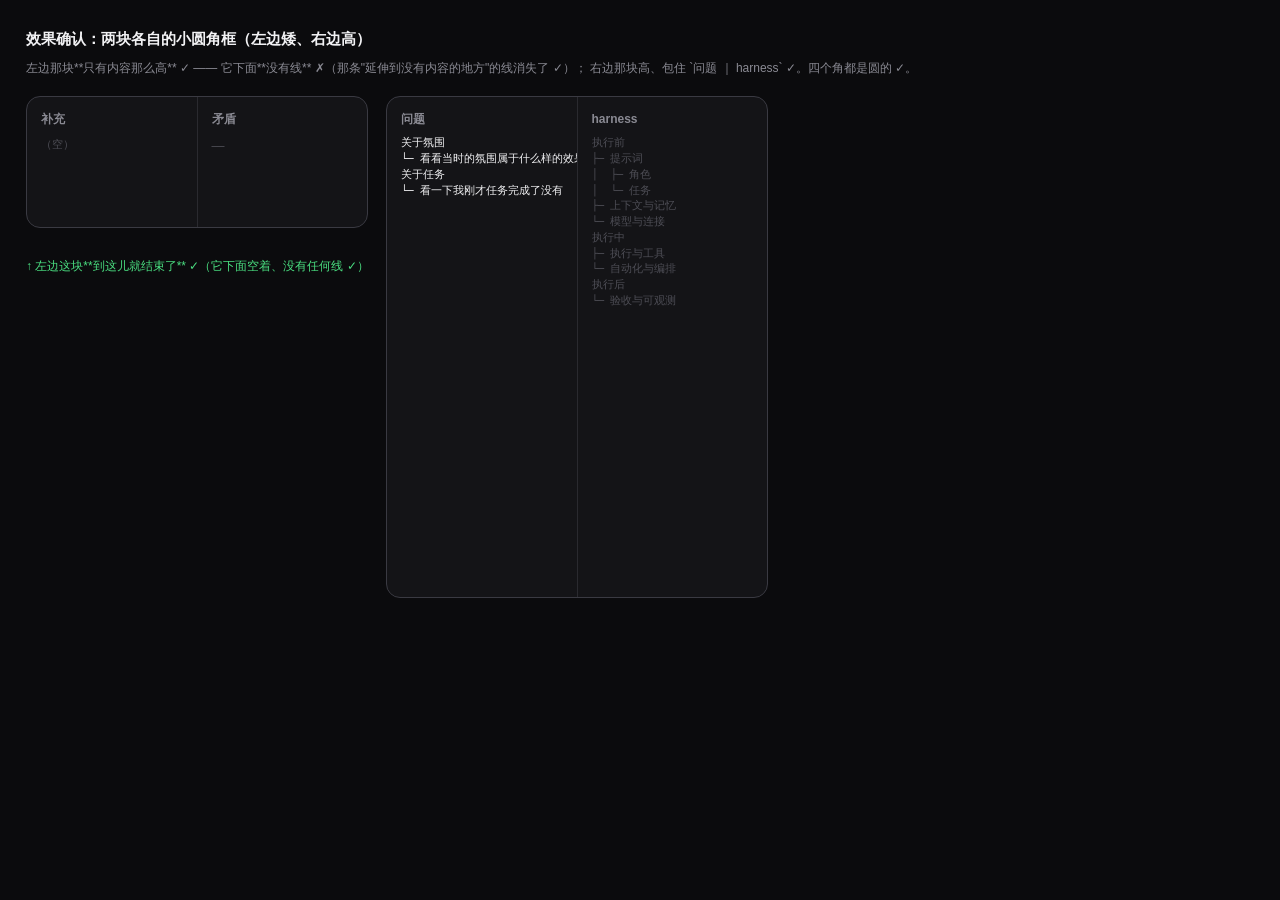
<file: 设计稿/两块圆角框-效果.html>
<!doctype html>
<meta charset="utf-8">
<title>两块小圆角框（效果确认）</title>
<style>
  body{margin:0;background:#0b0b0d;color:#f2f2f4;
       font:13px/1.7 -apple-system,"PingFang SC",sans-serif;padding:26px}
  h1{font-size:15px;margin:0 0 6px}
  .sub{color:#8a8a93;font-size:12px;margin:0 0 18px}
  .stage{position:relative;width:900px;height:520px}
  /* 左边那块：矮的圆角框（只有 补充｜矛盾）*/
  .left{position:absolute;left:0;top:0;width:340px;height:130px;
        background:#141417;border:1px solid #3a3a42;border-radius:14px;
        display:flex}
  /* 右边那块：高的圆角框（问题｜harness）*/
  .right{position:absolute;left:360px;top:0;width:380px;height:500px;
         background:#141417;border:1px solid #3a3a42;border-radius:14px;
         display:flex}
  .cell{flex:1;padding:12px 14px;overflow:hidden}
  .cell:first-child{border-right:1px solid #2a2a2f}
  .t{font-size:12px;font-weight:600;color:#8a8a93;margin-bottom:6px}
  pre{margin:0;font:10.5px/1.5 ui-monospace,"SF Mono",Menlo,monospace;white-space:pre}
  .u{color:#4d4d55}
  .note{position:absolute;left:0;top:160px;color:#4ade80;font-size:12px}
</style>
<h1>效果确认：两块各自的小圆角框（左边矮、右边高）</h1>
<p class="sub">左边那块**只有内容那么高** ✓ —— 它下面**没有线** ✗（那条"延伸到没有内容的地方"的线消失了 ✓）；
右边那块高、包住 `问题 ｜ harness` ✓。四个角都是圆的 ✓。</p>

<div class="stage">
  <div class="left">
    <div class="cell"><div class="t">补充</div><div style="color:#4d4d55;font-size:11px">（空）</div></div>
    <div class="cell"><div class="t">矛盾</div><div style="color:#4d4d55">—</div></div>
  </div>

  <div class="right">
    <div class="cell">
      <div class="t">问题</div>
      <pre>关于氛围
└─ 看看当时的氛围属于什么样的效果
关于任务
└─ 看一下我刚才任务完成了没有</pre>
    </div>
    <div class="cell">
      <div class="t">harness</div>
      <pre><span class="u">执行前
├─ 提示词
│  ├─ 角色
│  └─ 任务
├─ 上下文与记忆
└─ 模型与连接
执行中
├─ 执行与工具
└─ 自动化与编排
执行后
└─ 验收与可观测</span></pre>
    </div>
  </div>

  <div class="note">↑ 左边这块**到这儿就结束了** ✓（它下面空着、没有任何线 ✓）</div>
</div>
</file>
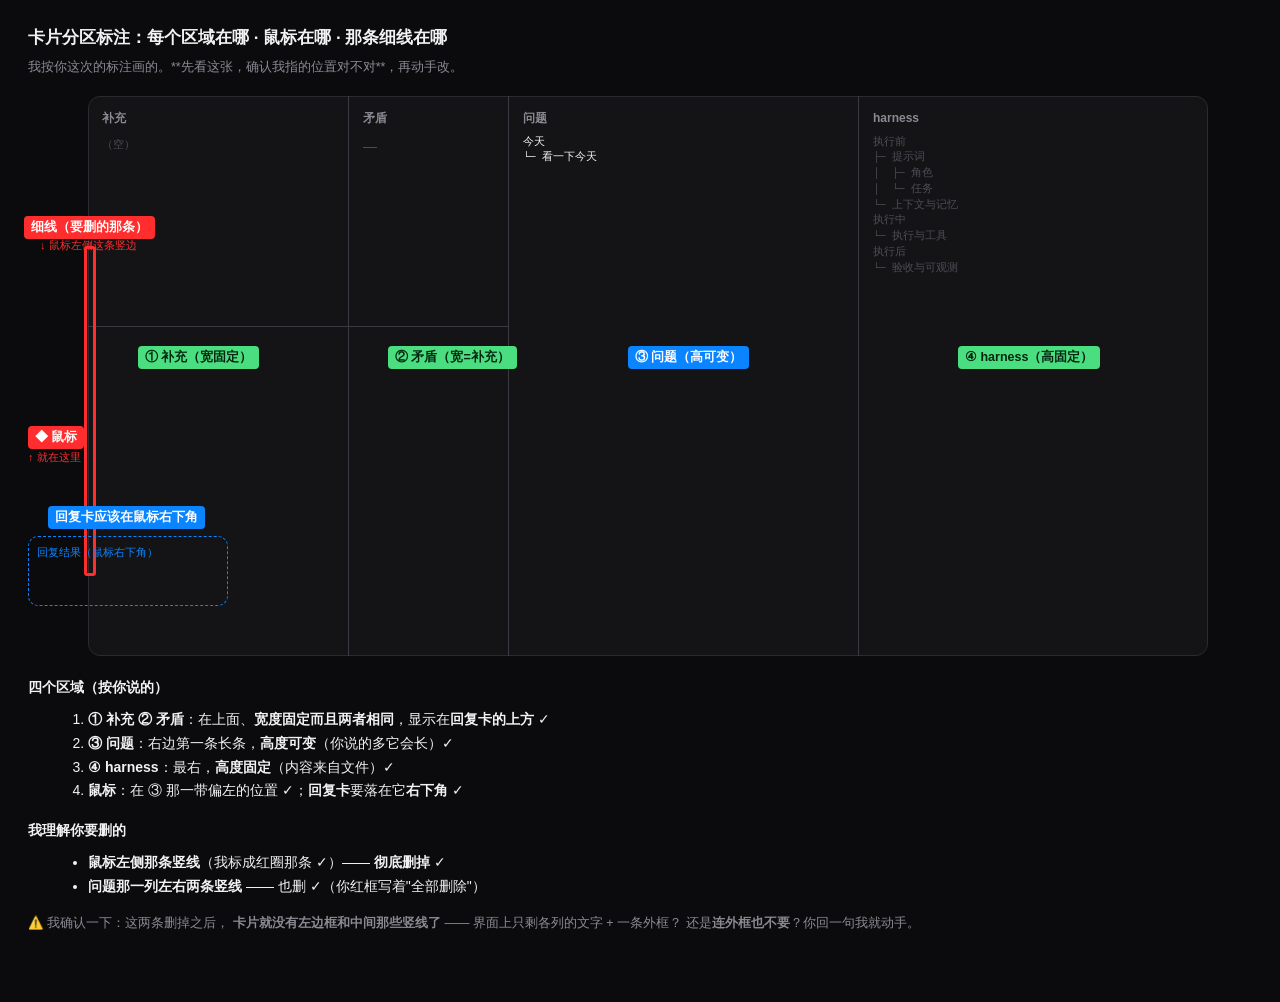
<file: 设计稿/卡片分区标注.html>
<!doctype html>
<meta charset="utf-8">
<title>卡片分区标注 + 鼠标 + 细线</title>
<style>
  :root{--bg:#0b0b0d;--card:#141417;--text:#f2f2f4;--dim:#8a8a93;--faint:#4d4d55;
        --red:#ff2d2d;--green:#4ade80;--blue:#0a84ff;--amber:#fbbf24}
  *{box-sizing:border-box}
  body{margin:0;background:var(--bg);color:var(--text);
       font:14px/1.7 -apple-system,"PingFang SC",sans-serif;padding:24px 28px 50px}
  h1{font-size:17px;margin:0 0 4px}
  .sub{color:var(--dim);font-size:12.5px;margin:0 0 18px}

  .stage{position:relative;width:1180px;height:560px;margin-bottom:20px}
  /* 卡片本体（四列） */
  .card{position:absolute;left:60px;top:0;right:0;bottom:0;background:var(--card);
        border:1px solid #2a2a2f;border-radius:12px}
  .col{position:absolute;top:0;bottom:0;border-right:1px solid #3a3a42}
  .rowLine{position:absolute;left:60px;height:1px;background:#3a3a42}

  .title{font-size:12px;font-weight:600;color:var(--dim);margin:12px 0 6px}
  pre{margin:0;font:10.5px/1.5 ui-monospace,"SF Mono",Menlo,monospace;white-space:pre}
  .u{color:var(--faint)}

  /* 标注 */
  .tag{position:absolute;color:#fff;font-size:12.5px;font-weight:600;
       background:var(--red);padding:1px 7px;border-radius:4px;white-space:nowrap}
  .tag.ok{background:var(--green);color:#06240f}
  .tag.info{background:var(--blue)}
  .arrow{position:absolute;color:var(--red);font-size:11px}
  .ring{position:absolute;border:3px solid var(--red);border-radius:3px}
</style>

<h1>卡片分区标注：每个区域在哪 · 鼠标在哪 · 那条细线在哪</h1>
<p class="sub">我按你这次的标注画的。**先看这张，确认我指的位置对不对**，再动手改。</p>

<div class="stage">
  <div class="card"></div>

  <!-- 四列：① 补充 ② 矛盾（这两块在上、宽度固定且相等）③ 问题（可高可矮）④ harness（固定高度） -->
  <div class="col" style="left:320px"></div>   <!-- 补充 | 矛盾 -->
  <div class="col" style="left:480px"></div>   <!-- 矛盾 | 问题 -->
  <div class="col" style="left:830px"></div>   <!-- 问题 | harness -->
  <div class="rowLine" style="top:230px;width:420px"></div>  <!-- 上面两块的下沿 -->

  <!-- ① 补充 -->
  <div style="position:absolute;left:60px;top:0;width:260px">
    <div class="title" style="margin-left:14px">补充</div>
    <div style="margin-left:14px;color:var(--faint);font-size:11px">（空）</div>
  </div>
  <!-- ② 矛盾 -->
  <div style="position:absolute;left:321px;top:0;width:159px">
    <div class="title" style="margin-left:14px">矛盾</div>
    <div style="margin-left:14px;color:var(--faint)">—</div>
  </div>
  <!-- ③ 问题（可高可矮） -->
  <div style="position:absolute;left:481px;top:0;width:349px">
    <div class="title" style="margin-left:14px">问题</div>
    <pre style="margin-left:14px">今天
└─ 看一下今天</pre>
  </div>
  <!-- ④ harness（固定高度） -->
  <div style="position:absolute;left:831px;top:0;width:289px">
    <div class="title" style="margin-left:14px">harness</div>
    <pre style="margin-left:14px"><span class="u">执行前
├─ 提示词
│  ├─ 角色
│  └─ 任务
└─ 上下文与记忆
执行中
└─ 执行与工具
执行后
└─ 验收与可观测</span></pre>
  </div>

  <!-- 区域标注 -->
  <div class="tag ok" style="left:110px;top:250px">① 补充（宽固定）</div>
  <div class="tag ok" style="left:360px;top:250px">② 矛盾（宽=补充）</div>
  <div class="tag info" style="left:600px;top:250px">③ 问题（高可变）</div>
  <div class="tag ok" style="left:930px;top:250px">④ harness（高固定）</div>

  <!-- 鼠标 -->
  <div class="tag" style="left:0px;top:330px">◆ 鼠标</div>
  <div class="arrow" style="left:0px;top:352px">↑ 就在这里</div>

  <!-- 那条细线（用户指的位置：鼠标左侧那条竖线） -->
  <div class="ring" style="left:56px;top:150px;width:12px;height:330px"></div>
  <div class="tag" style="left:-4px;top:120px">细线（要删的那条）</div>
  <div class="arrow" style="left:12px;top:140px">↓ 鼠标左侧这条竖边</div>

  <!-- 回复卡（应该在鼠标右下角） -->
  <div class="tag info" style="left:20px;top:410px">回复卡应该在鼠标右下角</div>
  <div style="position:absolute;left:0;top:440px;width:200px;height:70px;
              border:1px dashed var(--blue);border-radius:10px;
              color:var(--blue);font-size:11px;padding:6px 8px">回复结果（鼠标右下角）</div>
</div>

<h2 style="font-size:14px;margin:8px 0 8px">四个区域（按你说的）</h2>
<ol style="margin:0 0 0 20px">
  <li><b>① 补充 ② 矛盾</b>：在上面、<b>宽度固定而且两者相同</b>，显示在<b>回复卡的上方</b> ✓</li>
  <li><b>③ 问题</b>：右边第一条长条，<b>高度可变</b>（你说的多它会长）✓</li>
  <li><b>④ harness</b>：最右，<b>高度固定</b>（内容来自文件）✓</li>
  <li><b>鼠标</b>：在 ③ 那一带偏左的位置 ✓；<b>回复卡</b>要落在它<b>右下角</b> ✓</li>
</ol>

<h2 style="font-size:14px;margin:16px 0 8px">我理解你要删的</h2>
<ul style="margin:0 0 0 20px">
  <li><b>鼠标左侧那条竖线</b>（我标成红圈那条 ✓）—— <b>彻底删掉</b> ✓</li>
  <li><b>问题那一列左右两条竖线</b> —— 也删 ✓（你红框写着"全部删除"）</li>
</ul>
<p class="sub" style="margin-top:14px">⚠️ 我确认一下：这两条删掉之后，
<b>卡片就没有左边框和中间那些竖线了</b> —— 界面上只剩各列的文字 + 一条外框？
还是<b>连外框也不要</b>？你回一句我就动手。</p>
</file>
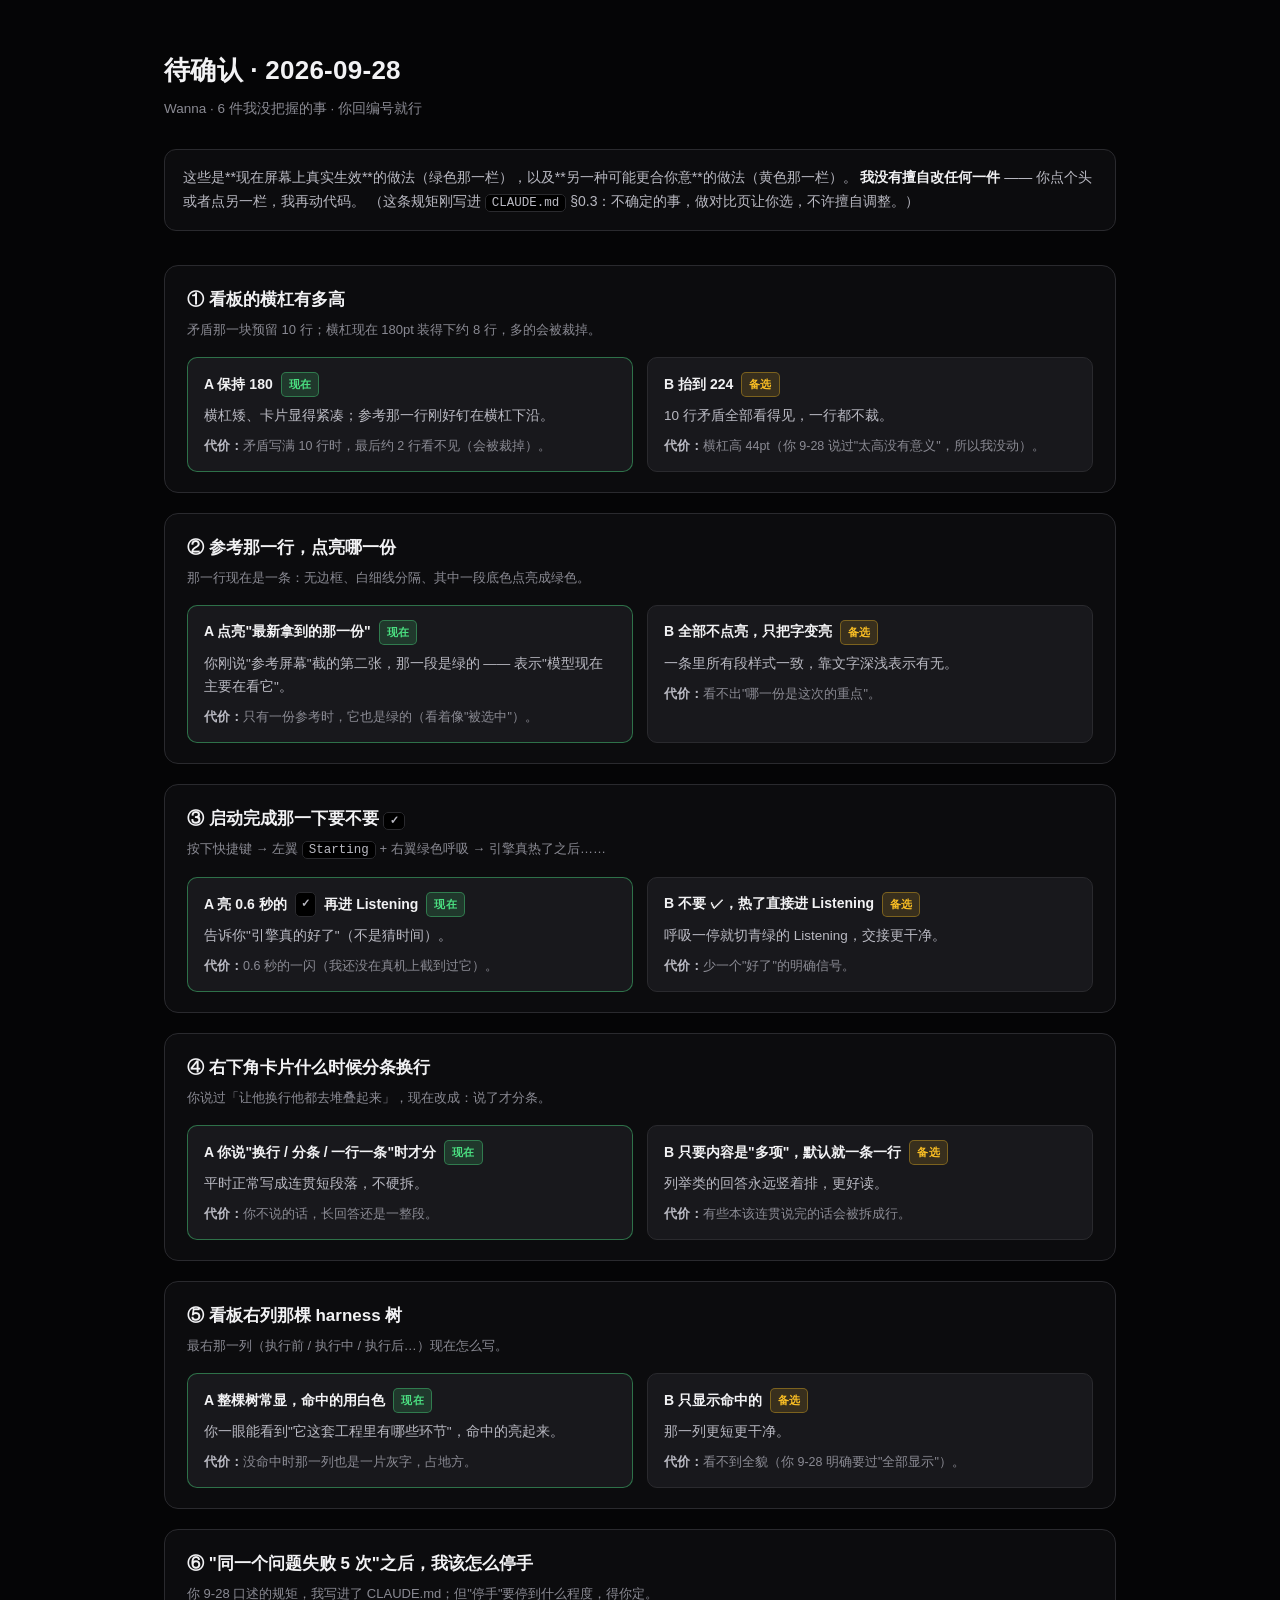
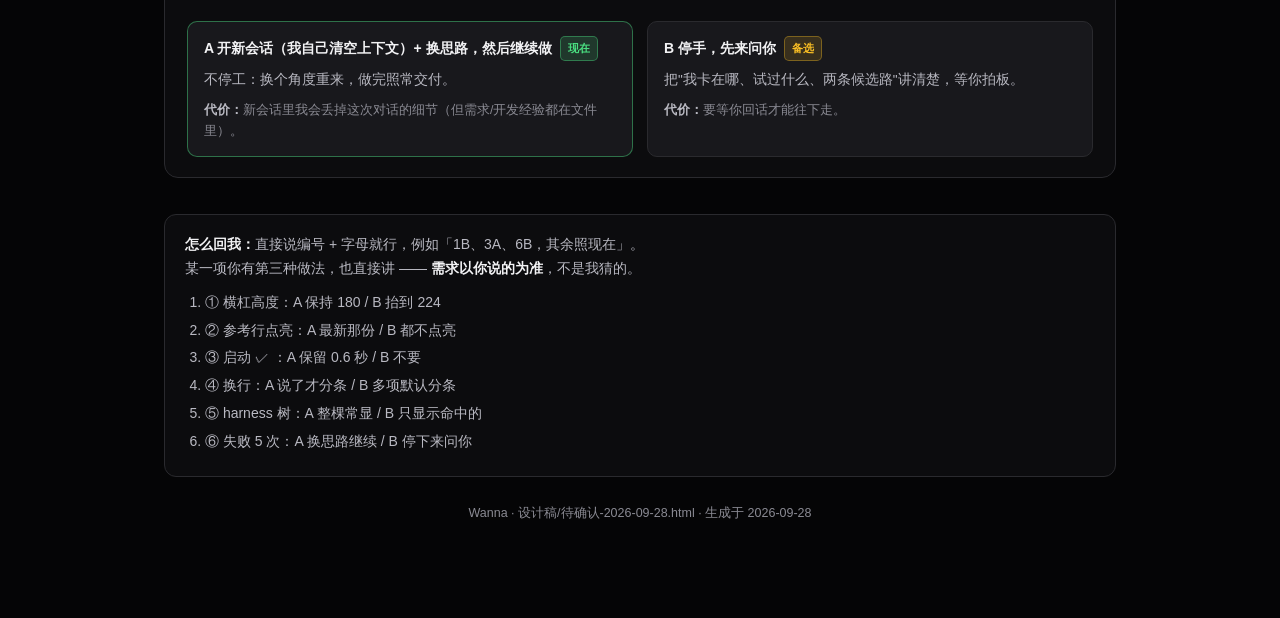
<file: 设计稿/待确认-2026-09-28.html>
<!doctype html>
<html lang="zh-CN">
<head>
<meta charset="utf-8">
<title>待确认 · 2026-09-28</title>
<style>
  :root{
    --bg:#050506; --surface:#0C0C0E; --surface2:#18181C; --border:#2A2A2E;
    --text:#F2F2F4; --dim:#B9B9C2; --faint:#8A8A93;
    --accent:#0A84FF; --green:#4ADE80; --amber:#FBBF24; --red:#F87171;
  }
  *{box-sizing:border-box}
  body{margin:0;background:var(--bg);color:var(--text);
       font:15px/1.7 -apple-system,"PingFang SC","Helvetica Neue",sans-serif;
       -webkit-font-smoothing:antialiased}
  .wrap{max-width:1000px;margin:0 auto;padding:48px 24px 96px}
  h1{font-size:26px;margin:0 0 6px;letter-spacing:.01em}
  .sub{color:var(--faint);font-size:13.5px;margin-bottom:28px}
  .lead{background:var(--surface);border:1px solid var(--border);border-radius:12px;
        padding:16px 18px;color:var(--dim);font-size:14px;margin-bottom:34px}
  .lead b{color:var(--text)}
  .item{background:var(--surface);border:1px solid var(--border);border-radius:14px;
        padding:20px 22px;margin-bottom:20px}
  .item h2{font-size:17px;margin:0 0 4px}
  .item .why{color:var(--faint);font-size:13px;margin-bottom:16px}
  .opts{display:grid;grid-template-columns:1fr 1fr;gap:14px}
  .opt{background:var(--surface2);border:1px solid var(--border);border-radius:10px;padding:14px 16px}
  .opt.now{border-color:rgba(74,222,128,.45)}
  .opt h3{margin:0 0 8px;font-size:14px;display:flex;align-items:center;gap:8px}
  .tag{font-size:11px;padding:2px 7px;border-radius:5px;font-weight:600;letter-spacing:.02em}
  .tag.now{background:rgba(74,222,128,.16);color:var(--green);border:1px solid rgba(74,222,128,.4)}
  .tag.alt{background:rgba(251,191,36,.14);color:var(--amber);border:1px solid rgba(251,191,36,.35)}
  .opt p{margin:0 0 8px;color:var(--dim);font-size:13.5px}
  .opt .cost{color:var(--faint);font-size:12.5px;margin:0}
  .opt .cost b{color:var(--dim)}
  code{background:#000;border:1px solid var(--border);border-radius:5px;
       padding:1px 6px;font-size:12.5px;color:var(--dim)}
  .reply{margin-top:36px;background:var(--surface);border:1px solid var(--border);
         border-radius:12px;padding:18px 20px;font-size:14px;color:var(--dim)}
  .reply b{color:var(--text)}
  .reply ol{margin:10px 0 0;padding-left:20px}
  .reply li{margin:4px 0}
  footer{margin-top:26px;color:var(--faint);font-size:12.5px;text-align:center}
</style>
</head>
<body>
<div class="wrap">

  <h1>待确认 · 2026-09-28</h1>
  <div class="sub">Wanna · 6 件我没把握的事 · 你回编号就行</div>

  <div class="lead">
    这些是**现在屏幕上真实生效**的做法（绿色那一栏），以及**另一种可能更合你意**的做法（黄色那一栏）。
    <b>我没有擅自改任何一件</b> —— 你点个头或者点另一栏，我再动代码。
    （这条规矩刚写进 <code>CLAUDE.md</code> §0.3：不确定的事，做对比页让你选，不许擅自调整。）
  </div>

  <!-- 1 -->
  <div class="item">
    <h2>① 看板的横杠有多高</h2>
    <div class="why">矛盾那一块预留 10 行；横杠现在 180pt 装得下约 8 行，多的会被裁掉。</div>
    <div class="opts">
      <div class="opt now">
        <h3>A 保持 180 <span class="tag now">现在</span></h3>
        <p>横杠矮、卡片显得紧凑；参考那一行刚好钉在横杠下沿。</p>
        <p class="cost"><b>代价：</b>矛盾写满 10 行时，最后约 2 行看不见（会被裁掉）。</p>
      </div>
      <div class="opt">
        <h3>B 抬到 224 <span class="tag alt">备选</span></h3>
        <p>10 行矛盾全部看得见，一行都不裁。</p>
        <p class="cost"><b>代价：</b>横杠高 44pt（你 9-28 说过"太高没有意义"，所以我没动）。</p>
      </div>
    </div>
  </div>

  <!-- 2 -->
  <div class="item">
    <h2>② 参考那一行，点亮哪一份</h2>
    <div class="why">那一行现在是一条：无边框、白细线分隔、其中一段底色点亮成绿色。</div>
    <div class="opts">
      <div class="opt now">
        <h3>A 点亮"最新拿到的那一份" <span class="tag now">现在</span></h3>
        <p>你刚说"参考屏幕"截的第二张，那一段是绿的 —— 表示"模型现在主要在看它"。</p>
        <p class="cost"><b>代价：</b>只有一份参考时，它也是绿的（看着像"被选中"）。</p>
      </div>
      <div class="opt">
        <h3>B 全部不点亮，只把字变亮 <span class="tag alt">备选</span></h3>
        <p>一条里所有段样式一致，靠文字深浅表示有无。</p>
        <p class="cost"><b>代价：</b>看不出"哪一份是这次的重点"。</p>
      </div>
    </div>
  </div>

  <!-- 3 -->
  <div class="item">
    <h2>③ 启动完成那一下要不要 <code>✓</code></h2>
    <div class="why">按下快捷键 → 左翼 <code>Starting</code> + 右翼绿色呼吸 → 引擎真热了之后……</div>
    <div class="opts">
      <div class="opt now">
        <h3>A 亮 0.6 秒的 <code>✓</code> 再进 Listening <span class="tag now">现在</span></h3>
        <p>告诉你"引擎真的好了"（不是猜时间）。</p>
        <p class="cost"><b>代价：</b>0.6 秒的一闪（我还没在真机上截到过它）。</p>
      </div>
      <div class="opt">
        <h3>B 不要 ✓，热了直接进 Listening <span class="tag alt">备选</span></h3>
        <p>呼吸一停就切青绿的 Listening，交接更干净。</p>
        <p class="cost"><b>代价：</b>少一个"好了"的明确信号。</p>
      </div>
    </div>
  </div>

  <!-- 4 -->
  <div class="item">
    <h2>④ 右下角卡片什么时候分条换行</h2>
    <div class="why">你说过「让他换行他都去堆叠起来」，现在改成：说了才分条。</div>
    <div class="opts">
      <div class="opt now">
        <h3>A 你说"换行 / 分条 / 一行一条"时才分 <span class="tag now">现在</span></h3>
        <p>平时正常写成连贯短段落，不硬拆。</p>
        <p class="cost"><b>代价：</b>你不说的话，长回答还是一整段。</p>
      </div>
      <div class="opt">
        <h3>B 只要内容是"多项"，默认就一条一行 <span class="tag alt">备选</span></h3>
        <p>列举类的回答永远竖着排，更好读。</p>
        <p class="cost"><b>代价：</b>有些本该连贯说完的话会被拆成行。</p>
      </div>
    </div>
  </div>

  <!-- 5 -->
  <div class="item">
    <h2>⑤ 看板右列那棵 harness 树</h2>
    <div class="why">最右那一列（执行前 / 执行中 / 执行后…）现在怎么写。</div>
    <div class="opts">
      <div class="opt now">
        <h3>A 整棵树常显，命中的用白色 <span class="tag now">现在</span></h3>
        <p>你一眼能看到"它这套工程里有哪些环节"，命中的亮起来。</p>
        <p class="cost"><b>代价：</b>没命中时那一列也是一片灰字，占地方。</p>
      </div>
      <div class="opt">
        <h3>B 只显示命中的 <span class="tag alt">备选</span></h3>
        <p>那一列更短更干净。</p>
        <p class="cost"><b>代价：</b>看不到全貌（你 9-28 明确要过"全部显示"）。</p>
      </div>
    </div>
  </div>

  <!-- 6 -->
  <div class="item">
    <h2>⑥ "同一个问题失败 5 次"之后，我该怎么停手</h2>
    <div class="why">你 9-28 口述的规矩，我写进了 CLAUDE.md；但"停手"要停到什么程度，得你定。</div>
    <div class="opts">
      <div class="opt now">
        <h3>A 开新会话（我自己清空上下文）+ 换思路，然后继续做 <span class="tag now">现在</span></h3>
        <p>不停工：换个角度重来，做完照常交付。</p>
        <p class="cost"><b>代价：</b>新会话里我会丢掉这次对话的细节（但需求/开发经验都在文件里）。</p>
      </div>
      <div class="opt">
        <h3>B 停手，先来问你 <span class="tag alt">备选</span></h3>
        <p>把"我卡在哪、试过什么、两条候选路"讲清楚，等你拍板。</p>
        <p class="cost"><b>代价：</b>要等你回话才能往下走。</p>
      </div>
    </div>
  </div>

  <div class="reply">
    <b>怎么回我：</b>直接说编号 + 字母就行，例如「1B、3A、6B，其余照现在」。<br>
    某一项你有第三种做法，也直接讲 —— <b>需求以你说的为准</b>，不是我猜的。
    <ol>
      <li>① 横杠高度：A 保持 180 / B 抬到 224</li>
      <li>② 参考行点亮：A 最新那份 / B 都不点亮</li>
      <li>③ 启动 ✓ ：A 保留 0.6 秒 / B 不要</li>
      <li>④ 换行：A 说了才分条 / B 多项默认分条</li>
      <li>⑤ harness 树：A 整棵常显 / B 只显示命中的</li>
      <li>⑥ 失败 5 次：A 换思路继续 / B 停下来问你</li>
    </ol>
  </div>

  <footer>Wanna · 设计稿/待确认-2026-09-28.html · 生成于 2026-09-28</footer>
</div>
</body>
</html>
</file>
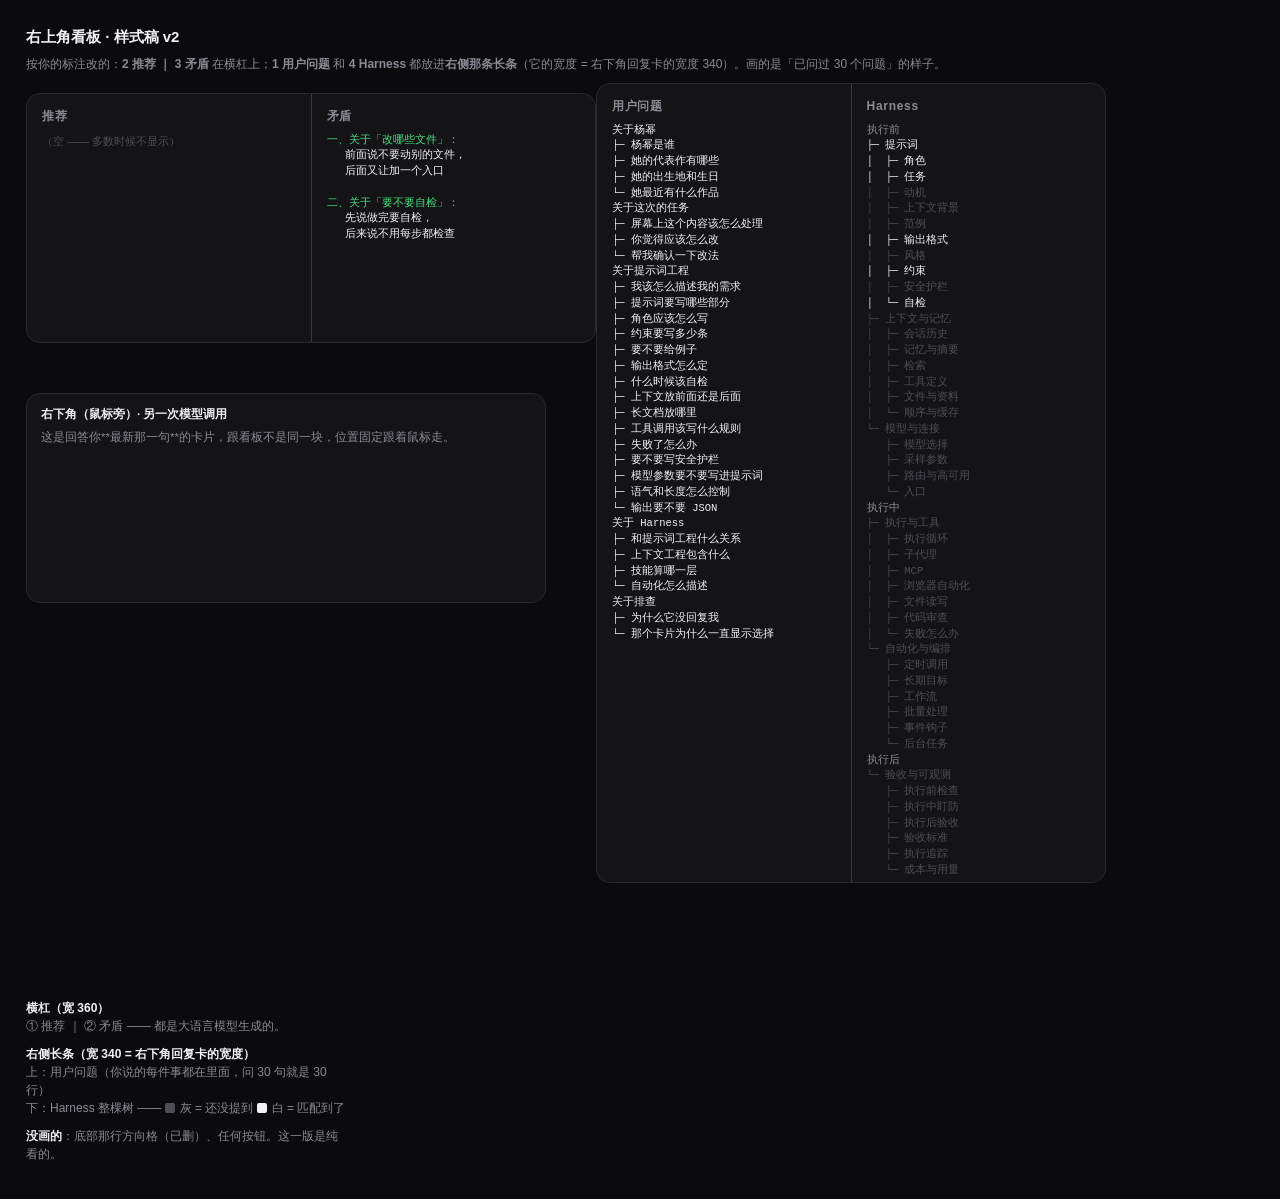
<file: 设计稿/看板三列-样式稿.html>
<!doctype html>
<meta charset="utf-8">
<title>看板样式稿 v2</title>
<style>
  :root{
    --bg:#0b0b0d; --card:#141417; --line:#2a2a2f; --line2:#3a3a42;
    --text:#f2f2f4; --dim:#8a8a93; --faint:#4d4d55; --green:#4ade80;
  }
  *{box-sizing:border-box}
  body{margin:0;background:var(--bg);color:var(--text);
       font:13px/1.5 -apple-system,"PingFang SC",sans-serif;padding:26px}
  h1{font-size:15px;font-weight:600;margin:0 0 6px}
  .note{color:var(--dim);font-size:12px;margin:0 0 20px}
  .wrap{display:flex;gap:26px;align-items:flex-start;flex-wrap:wrap}

  .seven{position:relative;width:1080px;height:880px;flex:0 0 auto}

  /* 横杠：宽 360，只放 推荐 ｜ 矛盾 */
  .bar{position:absolute;left:0;top:0;width:570px;height:250px;
       background:var(--card);border:1px solid var(--line);
       border-radius:14px;display:flex;overflow:hidden}

  /* 右侧长条：宽 340 = 右下角回复卡的宽度；上半 用户问题、下半 Harness */
  .strip{position:absolute;left:570px;top:-10px;width:510px;height:800px;
         background:var(--card);border:1px solid var(--line);border-radius:14px;
         display:flex;overflow:hidden}

  /* 右下角那张回复卡嵌在 7 的凹口里 */
  .answer{position:absolute;left:0;top:300px;width:520px;height:210px;
          background:var(--card);border:1px solid var(--line);border-radius:14px;
          padding:12px 14px;color:var(--dim);font-size:11.5px}
  .answer b{color:var(--text);font-weight:600;display:block;margin-bottom:6px}

  .col{padding:13px 15px;overflow:hidden}
  .bar .col{flex:1}
  .bar .col:first-child{border-right:1px solid var(--line2)}
  h2{font-size:12px;font-weight:600;margin:0 0 8px;color:var(--dim);letter-spacing:.06em}
  pre{margin:0;font:10.5px/1.5 ui-monospace,"SF Mono",Menlo,monospace;white-space:pre}
  .m{color:var(--text)} .u{color:var(--faint)} .ph{color:var(--dim)}
  .empty{color:var(--faint);font-size:11px}
  .strip .col.userCol{flex:1;border-right:1px solid var(--line2)}
  .strip .col.harnessCol{flex:1}

  .legend{max-width:320px;font-size:12px;color:var(--dim)}
  .legend b{color:var(--text)}
  .legend p{margin:0 0 10px}
  .sw{display:inline-block;width:10px;height:10px;border-radius:2px;vertical-align:-1px;margin-right:5px}
</style>

<h1>右上角看板 · 样式稿 v2</h1>
<p class="note">按你的标注改的：<b>2 推荐 ｜ 3 矛盾</b> 在横杠上；<b>1 用户问题</b> 和 <b>4 Harness</b>
都放进<b>右侧那条长条</b>（它的宽度 = 右下角回复卡的宽度 340）。画的是「已问过 30 个问题」的样子。</p>

<div class="wrap">
  <div class="seven">
    <!-- 横杠：推荐 ｜ 矛盾 -->
    <div class="bar">
      <div class="col">
        <h2>推荐</h2>
        <div class="empty">（空 —— 多数时候不显示）</div>
      </div>
      <div class="col">
        <h2>矛盾</h2>
        <pre><span style="color:var(--green)">一、关于「改哪些文件」：</span>
   前面说不要动别的文件，
   后面又让加一个入口

<span style="color:var(--green)">二、关于「要不要自检」：</span>
   先说做完要自检，
   后来说不用每步都检查</pre>
      </div>
    </div>

    <!-- 右下角回复卡（嵌在 7 的凹口里） -->
    <div class="answer">
      <b>右下角（鼠标旁）· 另一次模型调用</b>
      这是回答你**最新那一句**的卡片，跟看板不是同一块，位置固定跟着鼠标走。
    </div>

    <!-- 右侧长条：上=用户问题，下=Harness -->
    <div class="strip">
      <div class="col userCol">
        <h2>用户问题</h2>
        <pre>关于杨幂
├─ 杨幂是谁
├─ 她的代表作有哪些
├─ 她的出生地和生日
└─ 她最近有什么作品
关于这次的任务
├─ 屏幕上这个内容该怎么处理
├─ 你觉得应该怎么改
└─ 帮我确认一下改法
关于提示词工程
├─ 我该怎么描述我的需求
├─ 提示词要写哪些部分
├─ 角色应该怎么写
├─ 约束要写多少条
├─ 要不要给例子
├─ 输出格式怎么定
├─ 什么时候该自检
├─ 上下文放前面还是后面
├─ 长文档放哪里
├─ 工具调用该写什么规则
├─ 失败了怎么办
├─ 要不要写安全护栏
├─ 模型参数要不要写进提示词
├─ 语气和长度怎么控制
└─ 输出要不要 JSON
关于 Harness
├─ 和提示词工程什么关系
├─ 上下文工程包含什么
├─ 技能算哪一层
└─ 自动化怎么描述
关于排查
├─ 为什么它没回复我
└─ 那个卡片为什么一直显示选择</pre>
      </div>
      <div class="col harnessCol">
        <h2>Harness</h2>
        <pre><span class="ph">执行前</span>
<span class="m">├─ 提示词</span>
<span class="m">│  ├─ 角色</span>
<span class="m">│  ├─ 任务</span>
<span class="u">│  ├─ 动机</span>
<span class="u">│  ├─ 上下文背景</span>
<span class="u">│  ├─ 范例</span>
<span class="m">│  ├─ 输出格式</span>
<span class="u">│  ├─ 风格</span>
<span class="m">│  ├─ 约束</span>
<span class="u">│  ├─ 安全护栏</span>
<span class="m">│  └─ 自检</span>
<span class="u">├─ 上下文与记忆</span>
<span class="u">│  ├─ 会话历史</span>
<span class="u">│  ├─ 记忆与摘要</span>
<span class="u">│  ├─ 检索</span>
<span class="u">│  ├─ 工具定义</span>
<span class="u">│  ├─ 文件与资料</span>
<span class="u">│  └─ 顺序与缓存</span>
<span class="u">└─ 模型与连接</span>
<span class="u">   ├─ 模型选择</span>
<span class="u">   ├─ 采样参数</span>
<span class="u">   ├─ 路由与高可用</span>
<span class="u">   └─ 入口</span>
<span class="ph">执行中</span>
<span class="u">├─ 执行与工具</span>
<span class="u">│  ├─ 执行循环</span>
<span class="u">│  ├─ 子代理</span>
<span class="u">│  ├─ MCP</span>
<span class="u">│  ├─ 浏览器自动化</span>
<span class="u">│  ├─ 文件读写</span>
<span class="u">│  ├─ 代码审查</span>
<span class="u">│  └─ 失败怎么办</span>
<span class="u">└─ 自动化与编排</span>
<span class="u">   ├─ 定时调用</span>
<span class="u">   ├─ 长期目标</span>
<span class="u">   ├─ 工作流</span>
<span class="u">   ├─ 批量处理</span>
<span class="u">   ├─ 事件钩子</span>
<span class="u">   └─ 后台任务</span>
<span class="ph">执行后</span>
<span class="u">└─ 验收与可观测</span>
<span class="u">   ├─ 执行前检查</span>
<span class="u">   ├─ 执行中盯防</span>
<span class="u">   ├─ 执行后验收</span>
<span class="u">   ├─ 验收标准</span>
<span class="u">   ├─ 执行追踪</span>
<span class="u">   └─ 成本与用量</span></pre>
      </div>
    </div>
  </div>

  <div class="legend">
    <p><b>横杠（宽 360）</b><br>① 推荐 ｜ ② 矛盾 —— 都是大语言模型生成的。</p>
    <p><b>右侧长条（宽 340 = 右下角回复卡的宽度）</b><br>
      上：用户问题（你说的每件事都在里面，问 30 句就是 30 行）<br>
      下：Harness 整棵树 ——
      <span class="sw" style="background:var(--faint)"></span>灰 = 还没提到
      <span class="sw" style="background:var(--text)"></span>白 = 匹配到了</p>
    <p><b>没画的</b>：底部那行方向格（已删）、任何按钮。这一版是纯看的。</p>
  </div>
</div>
</file>
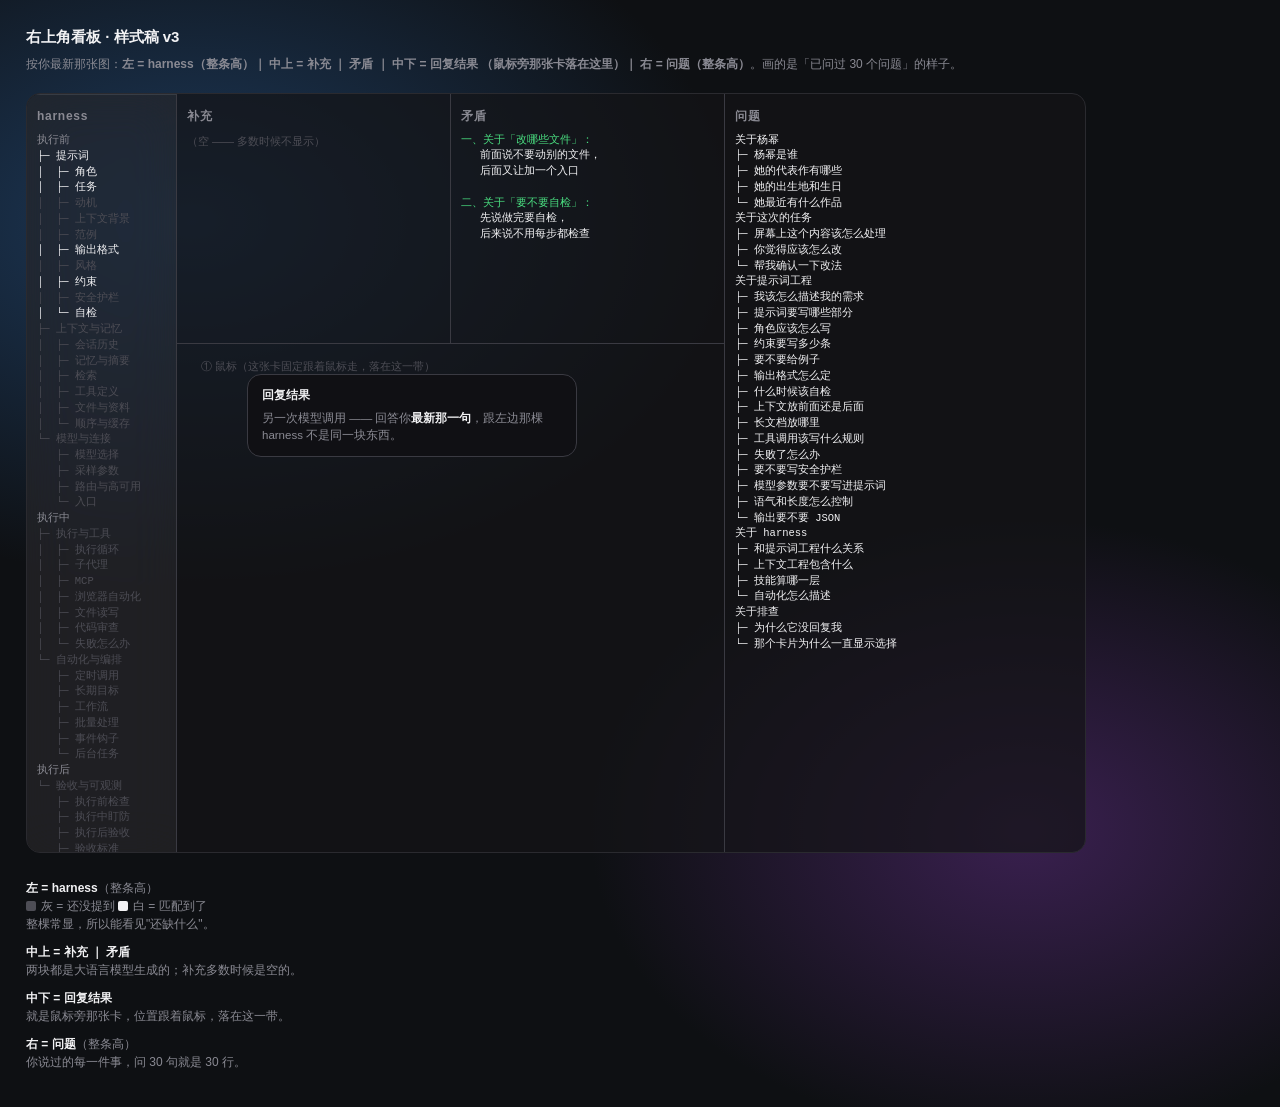
<file: 设计稿/看板四栏-样式稿.html>
<!doctype html>
<meta charset="utf-8">
<title>看板样式稿 v3</title>
<style>
  :root{
    --bg:#0b0b0d; --card:#141417; --line:#2a2a2f; --line2:#3a3a42;
    --text:#f2f2f4; --dim:#8a8a93; --faint:#4d4d55; --green:#4ade80;
  }
  *{box-sizing:border-box}
  body{margin:0;background:radial-gradient(900px 600px at 15% 20%,#1d3a5c 0%,transparent 60%),radial-gradient(700px 500px at 80% 75%,#3a2050 0%,transparent 62%),#0e1013;color:var(--text);
       font:13px/1.5 -apple-system,"PingFang SC",sans-serif;padding:26px}
  h1{font-size:15px;font-weight:600;margin:0 0 6px}
  .note{color:var(--dim);font-size:12px;margin:0 0 20px}
  .wrap{display:flex;gap:26px;align-items:flex-start;flex-wrap:wrap}

  /* 整块：左 harness ｜ 中（上=补充|矛盾，下=回复结果）｜ 右 问题 */
  .card{display:flex;width:1060px;height:760px;background:rgba(20,20,23,.72);
        border:1px solid var(--line);border-radius:14px;overflow:hidden;flex:0 0 auto}
  .left{width:150px;border-right:1px solid var(--line2);overflow:hidden;
        /* 磨砂玻璃：半透明底 + 背景模糊 + 一点高光边 */
        background:rgba(255,255,255,.06);
        backdrop-filter:blur(22px) saturate(150%);
        -webkit-backdrop-filter:blur(22px) saturate(150%);
        box-shadow:inset 0 1px 0 rgba(255,255,255,.10)}
  .mid{flex:1;display:flex;flex-direction:column;border-right:1px solid var(--line2)}
  .right{width:360px;overflow:hidden}

  .topRow{display:flex;height:250px;border-bottom:1px solid var(--line2)}
  .topRow > div{flex:1;overflow:hidden}
  .topRow > div:first-child{border-right:1px solid var(--line2)}
  .answerArea{flex:1;padding:16px;position:relative}

  .col{padding:13px 10px;overflow:hidden}
  h2{font-size:12px;font-weight:600;margin:0 0 8px;color:var(--dim);letter-spacing:.06em}
  pre{margin:0;font:10.5px/1.5 ui-monospace,"SF Mono",Menlo,monospace;white-space:pre}
  .m{color:var(--text)} .u{color:var(--faint)} .ph{color:var(--dim)}
  .empty{color:var(--faint);font-size:11px}

  /* 回复结果卡（鼠标旁那张，落在中间下方） */
  .reply{position:absolute;left:70px;top:30px;width:330px;
         background:#101014;border:1px solid var(--line2);border-radius:14px;
         padding:12px 14px;font-size:11.5px;color:var(--dim)}
  .reply b{color:var(--text);display:block;margin-bottom:6px;font-weight:600}
  .mouse{position:absolute;left:24px;top:14px;color:var(--faint);font-size:11px}

  .legend{max-width:320px;font-size:12px;color:var(--dim)}
  .legend b{color:var(--text)}
  .legend p{margin:0 0 10px}
  .sw{display:inline-block;width:10px;height:10px;border-radius:2px;vertical-align:-1px;margin-right:5px}
</style>

<h1>右上角看板 · 样式稿 v3</h1>
<p class="note">按你最新那张图：<b>左 = harness（整条高）｜ 中上 = 补充 ｜ 矛盾 ｜ 中下 = 回复结果
（鼠标旁那张卡落在这里）｜ 右 = 问题（整条高）</b>。画的是「已问过 30 个问题」的样子。</p>

<div class="wrap">
  <div class="card">
    <!-- 左：harness 整条高 -->
    <div class="left col">
      <h2>harness</h2>
      <pre><span class="ph">执行前</span>
<span class="m">├─ 提示词</span>
<span class="m">│  ├─ 角色</span>
<span class="m">│  ├─ 任务</span>
<span class="u">│  ├─ 动机</span>
<span class="u">│  ├─ 上下文背景</span>
<span class="u">│  ├─ 范例</span>
<span class="m">│  ├─ 输出格式</span>
<span class="u">│  ├─ 风格</span>
<span class="m">│  ├─ 约束</span>
<span class="u">│  ├─ 安全护栏</span>
<span class="m">│  └─ 自检</span>
<span class="u">├─ 上下文与记忆</span>
<span class="u">│  ├─ 会话历史</span>
<span class="u">│  ├─ 记忆与摘要</span>
<span class="u">│  ├─ 检索</span>
<span class="u">│  ├─ 工具定义</span>
<span class="u">│  ├─ 文件与资料</span>
<span class="u">│  └─ 顺序与缓存</span>
<span class="u">└─ 模型与连接</span>
<span class="u">   ├─ 模型选择</span>
<span class="u">   ├─ 采样参数</span>
<span class="u">   ├─ 路由与高可用</span>
<span class="u">   └─ 入口</span>
<span class="ph">执行中</span>
<span class="u">├─ 执行与工具</span>
<span class="u">│  ├─ 执行循环</span>
<span class="u">│  ├─ 子代理</span>
<span class="u">│  ├─ MCP</span>
<span class="u">│  ├─ 浏览器自动化</span>
<span class="u">│  ├─ 文件读写</span>
<span class="u">│  ├─ 代码审查</span>
<span class="u">│  └─ 失败怎么办</span>
<span class="u">└─ 自动化与编排</span>
<span class="u">   ├─ 定时调用</span>
<span class="u">   ├─ 长期目标</span>
<span class="u">   ├─ 工作流</span>
<span class="u">   ├─ 批量处理</span>
<span class="u">   ├─ 事件钩子</span>
<span class="u">   └─ 后台任务</span>
<span class="ph">执行后</span>
<span class="u">└─ 验收与可观测</span>
<span class="u">   ├─ 执行前检查</span>
<span class="u">   ├─ 执行中盯防</span>
<span class="u">   ├─ 执行后验收</span>
<span class="u">   ├─ 验收标准</span>
<span class="u">   ├─ 执行追踪</span>
<span class="u">   └─ 成本与用量</span></pre>
    </div>

    <!-- 中：上 补充|矛盾，下 回复结果 -->
    <div class="mid">
      <div class="topRow">
        <div class="col">
          <h2>补充</h2>
          <div class="empty">（空 —— 多数时候不显示）</div>
        </div>
        <div class="col">
          <h2>矛盾</h2>
          <pre><span style="color:var(--green)">一、关于「改哪些文件」：</span>
   前面说不要动别的文件，
   后面又让加一个入口

<span style="color:var(--green)">二、关于「要不要自检」：</span>
   先说做完要自检，
   后来说不用每步都检查</pre>
        </div>
      </div>
      <div class="answerArea">
        <div class="mouse">① 鼠标（这张卡固定跟着鼠标走，落在这一带）</div>
        <div class="reply">
          <b>回复结果</b>
          另一次模型调用 —— 回答你<b style="display:inline">最新那一句</b>，跟左边那棵 harness
          不是同一块东西。
        </div>
      </div>
    </div>

    <!-- 右：问题 整条高 -->
    <div class="right col">
      <h2>问题</h2>
      <pre>关于杨幂
├─ 杨幂是谁
├─ 她的代表作有哪些
├─ 她的出生地和生日
└─ 她最近有什么作品
关于这次的任务
├─ 屏幕上这个内容该怎么处理
├─ 你觉得应该怎么改
└─ 帮我确认一下改法
关于提示词工程
├─ 我该怎么描述我的需求
├─ 提示词要写哪些部分
├─ 角色应该怎么写
├─ 约束要写多少条
├─ 要不要给例子
├─ 输出格式怎么定
├─ 什么时候该自检
├─ 上下文放前面还是后面
├─ 长文档放哪里
├─ 工具调用该写什么规则
├─ 失败了怎么办
├─ 要不要写安全护栏
├─ 模型参数要不要写进提示词
├─ 语气和长度怎么控制
└─ 输出要不要 JSON
关于 harness
├─ 和提示词工程什么关系
├─ 上下文工程包含什么
├─ 技能算哪一层
└─ 自动化怎么描述
关于排查
├─ 为什么它没回复我
└─ 那个卡片为什么一直显示选择</pre>
    </div>
  </div>

  <div class="legend">
    <p><b>左 = harness</b>（整条高）<br>
      <span class="sw" style="background:var(--faint)"></span>灰 = 还没提到
      <span class="sw" style="background:var(--text)"></span>白 = 匹配到了<br>
      整棵常显，所以能看见"还缺什么"。</p>
    <p><b>中上 = 补充 ｜ 矛盾</b><br>两块都是大语言模型生成的；补充多数时候是空的。</p>
    <p><b>中下 = 回复结果</b><br>就是鼠标旁那张卡，位置跟着鼠标，落在这一带。</p>
    <p><b>右 = 问题</b>（整条高）<br>你说过的每一件事，问 30 句就是 30 行。</p>
  </div>
</div>
</file>
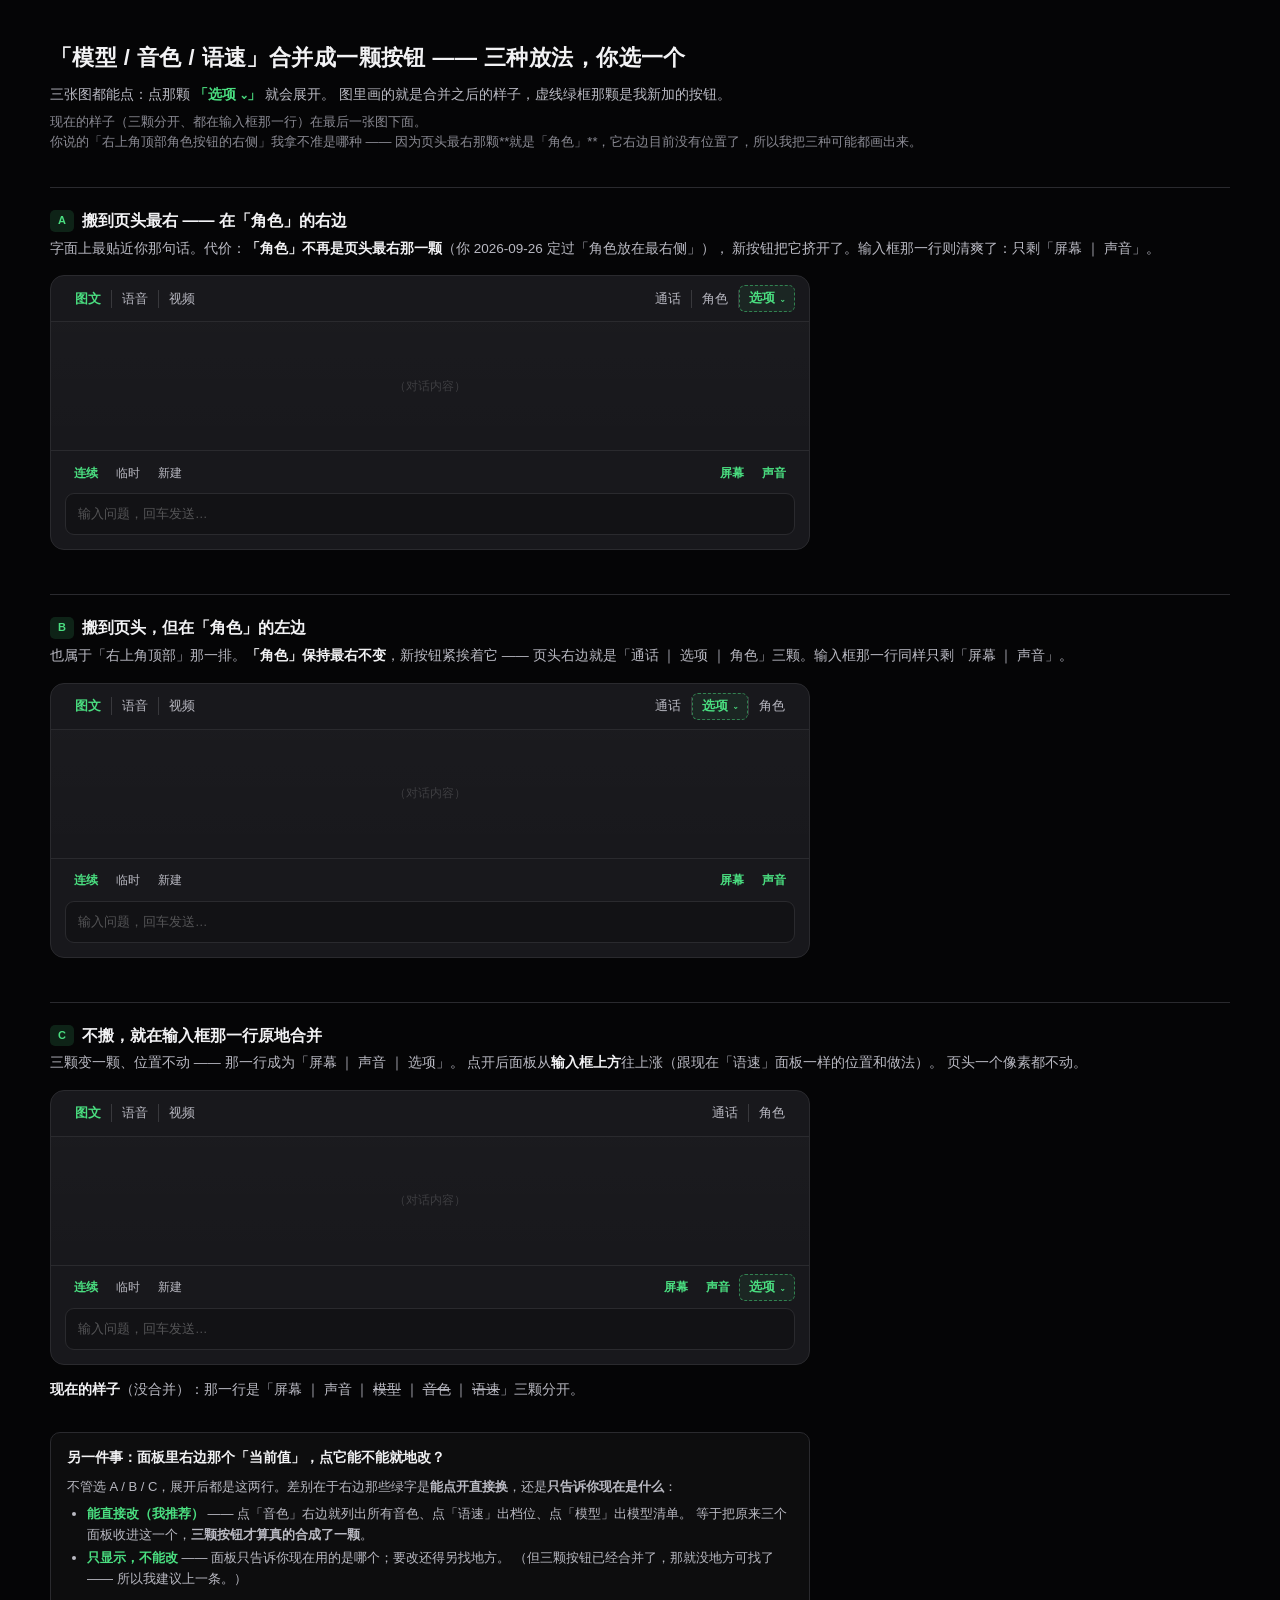
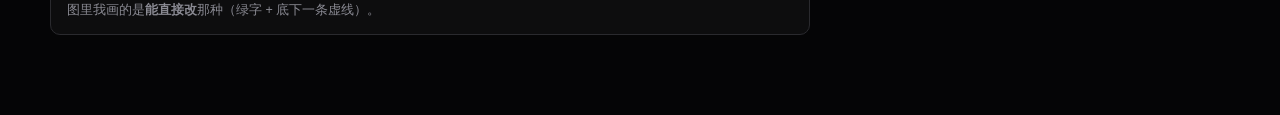
<file: 设计稿/选项按钮-合并方案对比.html>
<!DOCTYPE html>
<html lang="zh-CN">
<head>
<meta charset="UTF-8">
<meta name="viewport" content="width=device-width, initial-scale=1">
<title>模型 / 音色 / 语速 —— 合并成一颗按钮：三种放法</title>
<style>
  :root {
    --bg: #050506;
    --surface1: #18181c;
    --surface2: #0c0c0e;
    --border: #2a2a2e;
    --text: #f2f2f4;
    --text-dim: #b9b9c2;
    --text-faint: #8a8a93;
    --success: #4ade80;
    --accent: #0a84ff;
  }
  * { box-sizing: border-box; }
  body {
    margin: 0;
    padding: 40px 28px 80px;
    background: var(--bg);
    color: var(--text);
    font: 14px/1.6 -apple-system, "SF Pro Text", "PingFang SC", sans-serif;
  }
  .wrap { max-width: 1180px; margin: 0 auto; }
  h1 { font-size: 22px; margin: 0 0 8px; letter-spacing: .02em; }
  .lead { color: var(--text-dim); margin: 0 0 6px; }
  .lead b { color: var(--success); font-weight: 600; }
  .hint { color: var(--text-faint); font-size: 13px; margin: 0 0 34px; }

  .plans { display: flex; flex-direction: column; gap: 44px; }
  .plan { border-top: 1px solid var(--border); padding-top: 20px; }
  .plan h2 { font-size: 16px; margin: 0 0 4px; }
  .plan h2 .tag {
    display: inline-block; font-size: 11px; font-weight: 600;
    padding: 2px 8px; border-radius: 5px; margin-right: 8px;
    background: rgba(74,222,128,.14); color: var(--success);
    vertical-align: 2px;
  }
  .why { color: var(--text-dim); margin: 0 0 16px; font-size: 13.5px; }
  .why b { color: var(--text); font-weight: 600; }

  /* ── 模拟的界面 ───────────────────────────────── */
  .mock {
    position: relative;
    width: 100%; max-width: 760px;
    background: var(--surface1);
    border: 1px solid var(--border);
    border-radius: 14px;
    overflow: hidden;
  }
  .bar {
    display: flex; align-items: center; gap: 0;
    padding: 0 14px; height: 46px;
    border-bottom: 1px solid var(--border);
    font-size: 12.5px;
  }
  .bar .sep { width: 1px; height: 18px; background: rgba(255,255,255,.14); }
  .cell {
    padding: 4px 10px; color: var(--text-dim);
    display: flex; align-items: center; gap: 5px;
    white-space: nowrap;
  }
  .cell.on { color: var(--success); font-weight: 600; }
  .cell.ghost { color: rgba(255,255,255,.42); }
  .grow { flex: 1 1 auto; }

  .stage {
    height: 128px; display: flex; align-items: center; justify-content: center;
    color: rgba(255,255,255,.16); font-size: 12px;
    background: linear-gradient(180deg, rgba(255,255,255,.012), transparent);
  }

  .foot { padding: 10px 14px 14px; border-top: 1px solid var(--border); }
  .controls {
    display: flex; align-items: center; height: 24px; font-size: 12px;
    margin-bottom: 8px;
  }
  .controls .cell { padding: 3px 9px; }
  .inputbox {
    height: 42px; border: 1px solid var(--border); border-radius: 9px;
    display: flex; align-items: center; padding: 0 12px;
    color: rgba(255,255,255,.28); font-size: 12.5px;
    background: rgba(0,0,0,.25);
  }

  .picker {
    display: inline-flex; align-items: center; gap: 5px;
    padding: 4px 9px; border: 1px dashed rgba(74,222,128,.5);
    border-radius: 6px; background: rgba(74,222,128,.07);
    color: var(--success); font-size: 12.5px; font-weight: 600;
    cursor: pointer; font-family: inherit;
  }
  .picker:hover { background: rgba(74,222,128,.14); }
  .picker .caret { font-size: 9px; }

  /* ── 展开的面板 ───────────────────────────────── */
  .panel {
    position: absolute; left: 14px; right: 14px;
    background: var(--surface2);
    border: 1px solid var(--border);
    border-radius: 10px;
    box-shadow: 0 10px 30px rgba(0,0,0,.5);
    padding: 4px 12px;
    z-index: 5;
  }
  .panel.hidden { display: none; }
  .panel-row {
    display: flex; align-items: center; gap: 8px;
    height: 30px; font-size: 12.5px;
  }
  .panel-row + .panel-row { border-top: 1px solid var(--border); }
  .panel-row .label { color: var(--text-dim); }
  .panel-row .value {
    color: var(--success); font-weight: 600;
    border-bottom: 1px dashed rgba(74,222,128,.5);
    cursor: pointer;
  }
  .panel-row .value.ro {
    color: var(--text-faint); font-weight: 400; border-bottom: none; cursor: default;
  }
  .panel-row .thin { width: 1px; height: 14px; background: rgba(255,255,255,.14); }

  .sub {
    margin-top: 16px; max-width: 760px;
    background: rgba(255,255,255,.03); border: 1px solid var(--border);
    border-radius: 10px; padding: 14px 16px; font-size: 13px; color: var(--text-dim);
  }
  .sub h3 { margin: 0 0 8px; font-size: 13.5px; color: var(--text); }
  .sub ul { margin: 6px 0 0; padding-left: 20px; }
  .sub li { margin: 3px 0; }
  .sub code {
    background: rgba(255,255,255,.07); padding: 1px 6px;
    border-radius: 4px; font-size: 12px; color: var(--text);
  }
  .kbd { color: var(--success); font-weight: 600; }
</style>
</head>
<body>
<div class="wrap">

  <h1>「模型 / 音色 / 语速」合并成一颗按钮 —— 三种放法，你选一个</h1>
  <p class="lead">
    三张图都能点：点那颗 <b>「选项 ⌄」</b> 就会展开。
    图里画的就是合并之后的样子，虚线绿框那颗是我新加的按钮。
  </p>
  <p class="hint">
    现在的样子（三颗分开、都在输入框那一行）在最后一张图下面。<br>
    你说的「右上角顶部角色按钮的右侧」我拿不准是哪种 —— 因为页头最右那颗**就是「角色」**，它右边目前没有位置了，所以我把三种可能都画出来。
  </p>

  <div class="plans">

    <!-- ══════════ 方案 A ══════════ -->
    <section class="plan">
      <h2><span class="tag">A</span>搬到页头最右 —— 在「角色」的右边</h2>
      <p class="why">
        字面上最贴近你那句话。代价：<b>「角色」不再是页头最右那一颗</b>（你 2026-09-26 定过「角色放在最右侧」），
        新按钮把它挤开了。输入框那一行则清爽了：只剩「屏幕 ｜ 声音」。
      </p>
      <div class="mock">
        <div class="bar">
          <span class="cell on">图文</span><span class="sep"></span>
          <span class="cell">语音</span><span class="sep"></span>
          <span class="cell">视频</span>
          <span class="grow"></span>
          <span class="cell">通话</span><span class="sep"></span>
          <span class="cell">角色</span><span class="sep"></span>
          <button class="picker" onclick="togglePanel(this)">选项 <span class="caret">⌄</span></button>
        </div>
        <div class="stage">（对话内容）</div>
        <div class="footer-marker"></div>
        <div class="foot">
          <div class="controls">
            <span class="cell on">连续</span><span class="sep"></span>
            <span class="cell">临时</span><span class="sep"></span>
            <span class="cell">新建</span>
            <span class="grow"></span>
            <span class="cell on">屏幕</span><span class="sep"></span>
            <span class="cell on">声音</span>
          </div>
          <div class="inputbox">输入问题，回车发送…</div>
        </div>
        <div class="panel hidden" style="top: 52px;">
          <div class="panel-row">
            <span class="label">模型</span><span class="grow"></span>
            <span class="value">doubao-seed-2.0-mini ⌄</span>
          </div>
          <div class="panel-row">
            <span class="label">音色</span>
            <span class="value">赵今麦 ⌄</span>
            <span class="grow"></span>
            <span class="label">语速</span>
            <span class="value">1.2× ⌄</span>
          </div>
        </div>
      </div>
    </section>

    <!-- ══════════ 方案 B ══════════ -->
    <section class="plan">
      <h2><span class="tag">B</span>搬到页头，但在「角色」的左边</h2>
      <p class="why">
        也属于「右上角顶部」那一排。<b>「角色」保持最右不变</b>，新按钮紧挨着它 ——
        页头右边就是「通话 ｜ 选项 ｜ 角色」三颗。输入框那一行同样只剩「屏幕 ｜ 声音」。
      </p>
      <div class="mock">
        <div class="bar">
          <span class="cell on">图文</span><span class="sep"></span>
          <span class="cell">语音</span><span class="sep"></span>
          <span class="cell">视频</span>
          <span class="grow"></span>
          <span class="cell">通话</span><span class="sep"></span>
          <button class="picker" onclick="togglePanel(this)">选项 <span class="caret">⌄</span></button>
          <span class="sep"></span>
          <span class="cell">角色</span>
        </div>
        <div class="stage">（对话内容）</div>
        <div class="foot">
          <div class="controls">
            <span class="cell on">连续</span><span class="sep"></span>
            <span class="cell">临时</span><span class="sep"></span>
            <span class="cell">新建</span>
            <span class="grow"></span>
            <span class="cell on">屏幕</span><span class="sep"></span>
            <span class="cell on">声音</span>
          </div>
          <div class="inputbox">输入问题，回车发送…</div>
        </div>
        <div class="panel hidden" style="top: 52px;">
          <div class="panel-row">
            <span class="label">模型</span><span class="grow"></span>
            <span class="value">doubao-seed-2.0-mini ⌄</span>
          </div>
          <div class="panel-row">
            <span class="label">音色</span>
            <span class="value">赵今麦 ⌄</span>
            <span class="grow"></span>
            <span class="label">语速</span>
            <span class="value">1.2× ⌄</span>
          </div>
        </div>
      </div>
    </section>

    <!-- ══════════ 方案 C ══════════ -->
    <section class="plan">
      <h2><span class="tag">C</span>不搬，就在输入框那一行原地合并</h2>
      <p class="why">
        三颗变一颗、位置不动 —— 那一行成为「屏幕 ｜ 声音 ｜ 选项」。
        点开后面板从<b>输入框上方</b>往上涨（跟现在「语速」面板一样的位置和做法）。
        页头一个像素都不动。
      </p>
      <div class="mock">
        <div class="bar">
          <span class="cell on">图文</span><span class="sep"></span>
          <span class="cell">语音</span><span class="sep"></span>
          <span class="cell">视频</span>
          <span class="grow"></span>
          <span class="cell">通话</span><span class="sep"></span>
          <span class="cell">角色</span>
        </div>
        <div class="stage">（对话内容）</div>
        <div class="foot">
          <div class="controls">
            <span class="cell on">连续</span><span class="sep"></span>
            <span class="cell">临时</span><span class="sep"></span>
            <span class="cell">新建</span>
            <span class="grow"></span>
            <span class="cell on">屏幕</span><span class="sep"></span>
            <span class="cell on">声音</span><span class="sep"></span>
            <button class="picker" onclick="togglePanel(this)">选项 <span class="caret">⌄</span></button>
          </div>
          <div class="inputbox">输入问题，回车发送…</div>
        </div>
        <div class="panel hidden" style="bottom: 92px;">
          <div class="panel-row">
            <span class="label">模型</span><span class="grow"></span>
            <span class="value">doubao-seed-2.0-mini ⌄</span>
          </div>
          <div class="panel-row">
            <span class="label">音色</span>
            <span class="value">赵今麦 ⌄</span>
            <span class="grow"></span>
            <span class="label">语速</span>
            <span class="value">1.2× ⌄</span>
          </div>
        </div>
      </div>
      <p class="why" style="margin-top:14px">
        <b>现在的样子</b>（没合并）：那一行是「屏幕 ｜ 声音 ｜ <s>模型</s> ｜ <s>音色</s> ｜ <s>语速</s>」三颗分开。
      </p>
    </section>
  </div>

  <!-- ══════════ 第二个要你定的 ══════════ -->
  <div class="sub">
    <h3>另一件事：面板里右边那个「当前值」，点它能不能就地改？</h3>
    <p style="margin:0">
      不管选 A / B / C，展开后都是这两行。差别在于右边那些绿字是<b>能点开直接换</b>，还是<b>只告诉你现在是什么</b>：
    </p>
    <ul>
      <li><span class="kbd">能直接改（我推荐）</span> —— 点「音色」右边就列出所有音色、点「语速」出档位、点「模型」出模型清单。
        等于把原来三个面板收进这一个，<b>三颗按钮才算真的合成了一颗</b>。</li>
      <li><span class="kbd">只显示，不能改</span> —— 面板只告诉你现在用的是哪个；要改还得另找地方。
        （但三颗按钮已经合并了，那就没地方可找了 —— 所以我建议上一条。）</li>
    </ul>
    <p style="margin:10px 0 0;color:var(--text-faint);font-size:12.5px">
      图里我画的是<b>能直接改</b>那种（绿字 + 底下一条虚线）。
    </p>
  </div>

</div>

<script>
  function togglePanel(button) {
    var panel = button.closest('.mock').querySelector('.panel');
    if (panel) panel.classList.toggle('hidden');
  }
</script>
</body>
</html>
</file>
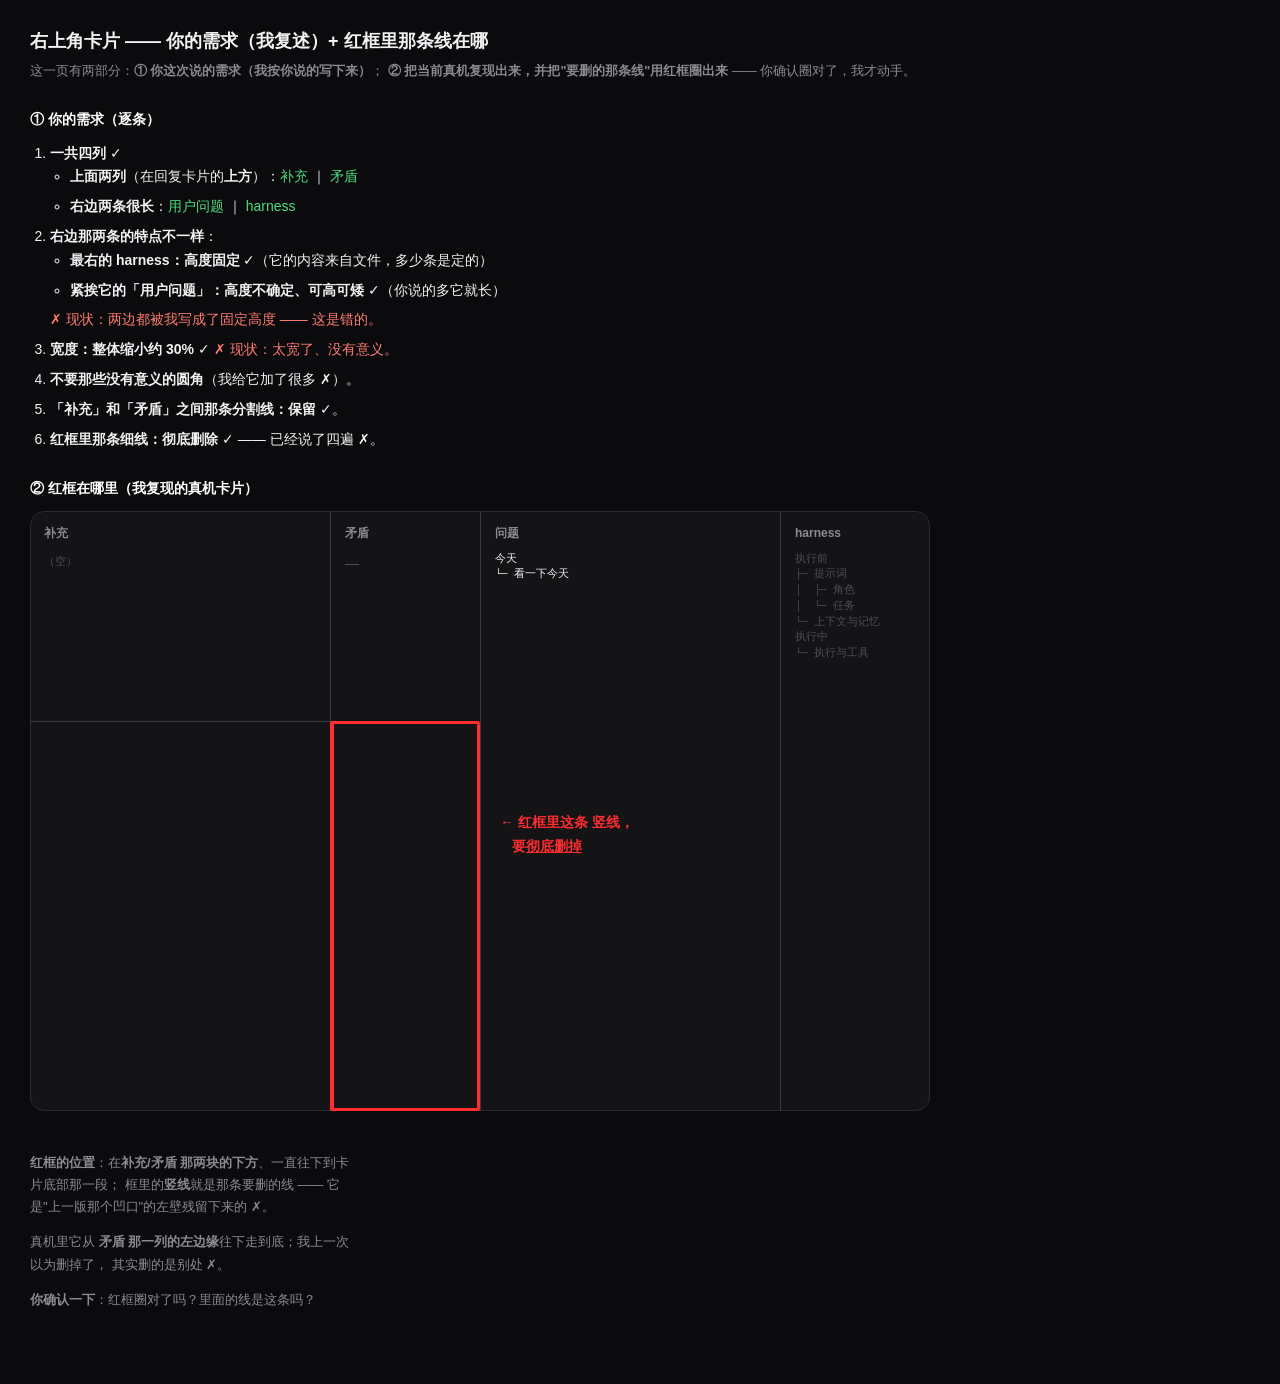
<file: 设计稿/需求复述与红线位置.html>
<!doctype html>
<meta charset="utf-8">
<title>右上角卡片 · 需求与红线位置</title>
<style>
  :root{
    --bg:#0b0b0d;--card:#141417;--line:#2a2a2f;--line2:#3a3a42;
    --text:#f2f2f4;--dim:#8a8a93;--faint:#4d4d55;--red:#ff2d2d;
  }
  *{box-sizing:border-box}
  body{margin:0;background:var(--bg);color:var(--text);
       font:14px/1.7 -apple-system,"PingFang SC",sans-serif;padding:26px 30px 60px}
  h1{font-size:18px;margin:0 0 4px}
  .sub{color:var(--dim);font-size:12.5px;margin:0 0 22px}
  h2{font-size:14px;margin:26px 0 10px;color:#fff}
  ol,ul{margin:0 0 0 20px;padding:0}
  li{margin:0 0 6px}
  .k{color:#4ade80}
  .no{color:#ff7b72}
  .wrap{display:flex;gap:28px;align-items:flex-start;flex-wrap:wrap;margin-top:6px}

  /* ── 复现卡片（当前真机的样子）── */
  .stage{position:relative;width:900px;height:600px;flex:0 0 auto}
  .cardBg{position:absolute;inset:0;background:var(--card);border:1px solid var(--line);
          border-radius:14px}
  /* 红框：圈住"那条要删的细线"所在的那一整块 */
  .redbox{position:absolute;left:300px;top:210px;width:150px;height:390px;
          border:3px solid var(--red);border-radius:2px}
  /* 那条细线本身 */
  .thinLine{position:absolute;left:302px;top:212px;width:2px;height:386px;background:var(--red)}
  .pointer{position:absolute;left:470px;top:300px;color:var(--red);font-size:14px;font-weight:600}

  .cellPad{padding:12px 14px}
  .colTitle{font-size:12px;font-weight:600;color:var(--dim);margin-bottom:8px}
  pre{margin:0;font:10.5px/1.5 ui-monospace,"SF Mono",Menlo,monospace;white-space:pre}
  .m{color:var(--text)}.u{color:var(--faint)}

  /* 四列的分隔线（真机现在就长这样） */
  .vline{position:absolute;top:0;bottom:0;width:1px;background:var(--line2)}
  .hline{position:absolute;left:0;right:0;height:1px;background:var(--line2)}
</style>

<h1>右上角卡片 —— 你的需求（我复述）+ 红框里那条线在哪</h1>
<p class="sub">这一页有两部分：<b>① 你这次说的需求（我按你说的写下来）</b>；
<b>② 把当前真机复现出来，并把"要删的那条线"用红框圈出来</b> —— 你确认圈对了，我才动手。</p>

<h2>① 你的需求（逐条）</h2>
<ol>
  <li><b>一共四列</b> ✓
    <ul>
      <li><b>上面两列</b>（在回复卡片的<b>上方</b>）：<span class="k">补充</span> ｜ <span class="k">矛盾</span></li>
      <li><b>右边两条很长</b>：<span class="k">用户问题</span> ｜ <span class="k">harness</span></li>
    </ul>
  </li>
  <li><b>右边那两条的特点不一样</b>：
    <ul>
      <li><b>最右的 harness：高度固定</b> ✓（它的内容来自文件，多少条是定的）</li>
      <li><b>紧挨它的「用户问题」：高度不确定、可高可矮</b> ✓（你说的多它就长）</li>
    </ul>
    <span class="no">✗ 现状：两边都被我写成了固定高度 —— 这是错的。</span>
  </li>
  <li><b>宽度：整体缩小约 30%</b> ✓ <span class="no">✗ 现状：太宽了、没有意义。</span></li>
  <li><b>不要那些没有意义的圆角</b>（我给它加了很多 ✗）。</li>
  <li><b>「补充」和「矛盾」之间那条分割线：保留</b> ✓。</li>
  <li><b>红框里那条细线：彻底删除</b> ✓ —— 已经说了四遍 ✗。</li>
</ol>

<h2>② 红框在哪里（我复现的真机卡片）</h2>
<div class="wrap">
  <div class="stage">
    <div class="cardBg"></div>

    <!-- 四列的分隔线（真机现在有这些）-->
    <div class="vline" style="left:300px"></div>   <!-- 补充 | 矛盾 -->
    <div class="vline" style="left:450px"></div>   <!-- 矛盾 | 用户问题 -->
    <div class="hline" style="top:210px;left:0;width:300px"></div> <!-- 上面两块的下沿 -->
    <div class="vline" style="left:750px"></div>   <!-- 用户问题 | harness -->

    <!-- 内容 -->
    <div class="cellPad" style="position:absolute;left:0;top:0;width:300px">
      <div class="colTitle">补充</div>
      <div style="color:var(--faint);font-size:11px">（空）</div>
    </div>
    <div class="cellPad" style="position:absolute;left:301px;top:0;width:149px">
      <div class="colTitle">矛盾</div>
      <div style="color:var(--faint)">—</div>
    </div>
    <div class="cellPad" style="position:absolute;left:451px;top:0;width:299px">
      <div class="colTitle">问题</div>
      <pre>今天
└─ 看一下今天</pre>
    </div>
    <div class="cellPad" style="position:absolute;left:751px;top:0;width:149px">
      <div class="colTitle">harness</div>
      <pre><span class="u">执行前
├─ 提示词
│  ├─ 角色
│  └─ 任务
└─ 上下文与记忆
执行中
└─ 执行与工具</span></pre>
    </div>

    <!-- 红框 = 要删的那条细线所在的位置 -->
    <div class="redbox"></div>
    <div class="thinLine"></div>
    <div class="pointer">← 红框里这条 <b>竖线</b>，<br>&nbsp;&nbsp;&nbsp;要<u>彻底删掉</u></div>
  </div>

  <div style="max-width:330px;font-size:13px;color:var(--dim)">
    <p><b>红框的位置</b>：在<b>补充/矛盾 那两块的下方</b>、一直往下到卡片底部那一段；
    框里的<b>竖线</b>就是那条要删的线 —— 它是"上一版那个凹口"的左壁残留下来的 ✗。</p>
    <p>真机里它从 <b>矛盾 那一列的左边缘</b>往下走到底；我上一次以为删掉了，
    其实删的是别处 ✗。</p>
    <p><b>你确认一下</b>：红框圈对了吗？里面的线是这条吗？</p>
  </div>
</div>
</file>
<file: app.css>
/* ============================================================
   全功能 · 项目工作区 v2
   风格锚：**小米 MiMo 左栏**（实测 256pt、背景 rgb(20,20,20)、
   内容 rgb(24,24,24)、2px 分隔、行距 40pt、图标 24pt、文字 49pt）
           × Orca 的 md 工具栏 × 豆包的分割线手柄
   品牌色仍用 Wanna 自己的 accent。
   ============================================================ */

:root{
  --nav-w:256px;
  --chat-w:340px;
  /* §33 配色按**你截图的像素观感**定稿（你两次点名"侧边栏必须是深的"）：
     截图实测 侧栏 #101010 / 内容 #131313 / 对话 #131313。
     与 asar 源变量（--color-side #141414 / --color-main-bg #181818）的差异 = 截图色彩曲线
     （白字在截图里仍是 255、暗部被压深）——两套值的对照表写在 需求/07 §33，
     要切回源变量值就是把下面三个 hex 改回去。 */
  --bg:#131313;          /* 内容/编辑区（截图实测 rgb(19,19,19)） */
  --nav-bg:#101010;      /* 项目区侧栏（截图实测 rgb(16,16,16)）——必须比内容区深 */
  --chat-bg:#131313;     /* 对话区（截图实测 rgb(19,19,19)），与内容区同层 */
  --panel:#1C1C1E;
  --surface2:#111113;
  --line:#242426;
  --line2:#2E2E32;
  --ink:#EDEDEF;
  --ink2:#B5B5BC;
  --ink3:#83838C;
  --accent:#0A84FF;
  --accent2:#7A5CFF;
  --grad:linear-gradient(135deg,#0A84FF,#7A5CFF);
  --ok:#4ADE80;
  --warn:#FBBF24;
  --focus:#F5B851;
  --red:#FF6B6B;
  --mono:"SF Mono",ui-monospace,Menlo,Consolas,monospace;
  --sans:-apple-system,BlinkMacSystemFont,"PingFang SC","Microsoft YaHei",sans-serif;
  --row:40px;             /* MiMo 行距实测 */
}
*{box-sizing:border-box;margin:0;padding:0}
/* ⚠️ 作者样式里的 display 会盖掉 UA 的 [hidden]{display:none}（§20.11 的搜索面板就踩过：
   面板 hidden 了却还在吃鼠标事件，底下的项目行点不动）。这条把它钉死。 */
[hidden]{display:none !important}
html,body{height:100%}
body{background:var(--bg);color:var(--ink);font-family:var(--sans);font-size:13px;
  line-height:1.5;-webkit-font-smoothing:antialiased;overflow:hidden}
button,textarea,input{font-family:inherit;color:inherit}
button{background:none;border:0;cursor:pointer}
code{font-family:var(--mono);font-size:11.5px}
::-webkit-scrollbar{width:9px;height:9px}
::-webkit-scrollbar-thumb{background:#2A2A2E;border-radius:6px;border:2px solid transparent;background-clip:content-box}
::-webkit-scrollbar-track{background:transparent}
.app{height:100%;display:flex;flex-direction:column}

/* ── 顶栏 ─────────────────────────────────────── */
.topbar{height:46px;flex:0 0 46px;display:flex;align-items:center;gap:12px;padding:0 10px;
  background:var(--nav-bg);border-bottom:1px solid var(--line)}
.brand{display:flex;align-items:center;gap:7px}
.brand-dot{width:9px;height:9px;border-radius:3px;background:var(--grad)}
.brand-name{font-weight:650;font-size:13.5px}
.brand-sub{font-size:11px;color:var(--ink3)}
.modes{display:flex;gap:6px}
.chip{height:26px;padding:0 12px;border-radius:8px;font-size:12.5px;color:var(--ink3);border:1px solid transparent}
.chip:hover{color:var(--ink2);background:#1F1F22}
.chip.is-on{color:var(--ink);border-color:rgba(10,132,255,.6);background:rgba(10,132,255,.14)}
.ctx{display:flex;align-items:center;gap:8px;flex:1;min-width:0;background:#101012;
  border:1px solid var(--line);border-radius:8px;height:30px;padding:0 10px;overflow:hidden}
.ctx-item{display:flex;align-items:center;gap:6px;min-width:0}
.ctx-item code{color:var(--ink2);white-space:nowrap;overflow:hidden;text-overflow:ellipsis;max-width:30vw}
.ctx-sep{width:1px;height:16px;background:var(--line2);flex:0 0 1px}
.ico{width:12px;height:12px;flex:0 0 12px;border-radius:3px;display:inline-block}
.ico-folder{background:#5B6472;clip-path:polygon(0 20%,38% 20%,46% 0,100% 0,100% 100%,0 100%)}
.ico-star{background:var(--focus);clip-path:polygon(50% 0,61% 35%,98% 35%,68% 57%,79% 91%,50% 70%,21% 91%,32% 57%,2% 35%,39% 35%)}
.fchips{display:flex;gap:5px;min-width:0;overflow:hidden;align-items:center}
.fchip{display:inline-flex;align-items:center;gap:4px;max-width:24vw;background:rgba(245,184,81,.13);
  border:1px solid rgba(245,184,81,.42);border-radius:6px;padding:1px 3px 1px 7px;min-width:0}
.fchip code{color:var(--focus);overflow:hidden;text-overflow:ellipsis;white-space:nowrap;min-width:0}
.fchip .x{width:14px;height:14px;flex:0 0 14px;border-radius:4px;font-size:11px;color:#8A6E42;
  display:inline-flex;align-items:center;justify-content:center}
.fchip .x:hover{background:rgba(245,184,81,.35);color:#1A1204}
.fchip-empty{font-size:11.5px;color:var(--ink3)}
.topbar-right{display:flex;align-items:center;gap:6px}
/* §32 快捷排（原左栏顶部整排）上顶栏：紧凑、不拉伸、靠左 */
.topbar .nav-quick{flex:0 1 auto;min-width:0;padding:0;gap:1px;flex-wrap:nowrap;align-items:center}
.topbar .nav-quick button{flex:0 0 auto;height:24px}
/* §32 路径居中；空间不够就省略号（你的原话：中间就是这些路径，没必要完整显示） */
.topbar .ctx{justify-content:center}
.topbar .ctx code{max-width:100%;overflow:hidden;text-overflow:ellipsis;white-space:nowrap;
  display:inline-block;vertical-align:bottom}
.btn{height:27px;padding:0 11px;border-radius:8px;font-size:12.5px;display:inline-flex;
  align-items:center;gap:6px;border:1px solid var(--line2);color:var(--ink2);background:#1A1A1C}
.btn:hover{border-color:#3C3C42;color:var(--ink)}
.btn-primary{background:var(--grad);border-color:transparent;color:#fff;font-weight:600}
.btn-primary:hover{filter:brightness(1.1);color:#fff}
.btn-primary.is-active{box-shadow:0 0 0 2px rgba(10,132,255,.28)}
.btn-ghost{background:transparent}
.btn-icon{width:27px;padding:0;justify-content:center;background:transparent}
.btn-mini{height:23px;padding:0 8px;font-size:11.5px;border-radius:6px;background:#1A1A1C}

/* ── 主体 ─────────────────────────────────────── */
.main{flex:1;display:flex;min-height:0}
/* §32 分隔线重做（你的原话：细线要在线的「中间/里面」而不是左侧；命中范围加大；
   抓住就自动定位到光标下再 1:1 跟手）—— 线画在 split 自己身上，两个大区分隔线共用同一套规则 */
.split{flex:0 0 16px;cursor:col-resize;position:relative;background:transparent}
.split::before{content:"";position:absolute;left:50%;top:0;bottom:0;width:2px;
  transform:translateX(-50%);background:#2E2E2E;transition:background .12s}
.split::after{content:"";position:absolute;left:50%;top:50%;width:4px;height:46px;
  transform:translate(-50%,-50%);border-radius:4px;background:#26262A;opacity:.75;
  transition:opacity .12s,height .12s,background .12s}
.split:hover::after,.split.drag::after{opacity:1;height:70px;background:var(--accent);box-shadow:0 0 0 3px rgba(10,132,255,.18)}
.split:hover::before,.split.drag::before{background:#3A3A40}

/* ── 左侧项目栏（MiMo 复刻） ─────────────────── */
.nav{flex:0 0 var(--nav-w);min-width:170px;max-width:42vw;display:flex;flex-direction:column;   /* §32 与 JS 的 0.42 上限对齐（38vw 会把线憋出固定偏差） */
  background:var(--nav-bg);position:relative}   /* §32 分隔线画在 .split 里（与编辑|对话完全同款），nav 不再自带 border */
/* §22.4 「项目」「默认」= 两张**小卡片**，整卡可点（点了就是展开/折叠），右侧 ＋ 另算 */
.nav-head{height:36px;flex:0 0 36px;display:flex;align-items:center;justify-content:space-between;
  margin:6px 0 4px;padding:0 3px 0 6px;border-radius:9px;background:#1B1B1E;
  border:1px solid var(--line2);cursor:pointer}
.nav-head:hover{border-color:#3C3C42;background:#1F1F22}
.nav-head .sect{flex:1;min-width:0;text-align:left;height:100%}
.nav-head .caret{margin-left:2px}
.nav-head-2{margin-top:12px;border-top:0;padding-top:0}
.sect{font-size:12px;color:var(--ink3);display:flex;align-items:center;gap:5px;padding:4px 6px;border-radius:6px}
.sect:hover{background:#1F1F22;color:var(--ink2)}
.caret{font-size:10px;transition:transform .15s}
.sect.closed .caret{transform:rotate(-90deg)}
.plus{width:22px;height:22px;border-radius:6px;font-size:15px;color:var(--ink3);
  display:flex;align-items:center;justify-content:center}
.plus:hover{background:#242428;color:var(--ink)}
.nav-scroll{flex:1;overflow:auto;padding:4px 8px 12px}

/* 默认卡片：不加项目文件夹 = 临时对话 */
.dflt-card{display:flex;flex-direction:column;gap:2px;width:100%;text-align:left;
  padding:9px 12px;border-radius:10px;margin-bottom:10px;
  background:linear-gradient(135deg,rgba(10,132,255,.16),rgba(122,92,255,.12));
  border:1px solid rgba(10,132,255,.34)}
.dflt-card:hover{border-color:rgba(10,132,255,.6)}
.dflt-card.is-on{border-color:rgba(10,132,255,.85);box-shadow:0 0 0 2px rgba(10,132,255,.22)}
.dflt-card .dico{width:14px;height:14px;border-radius:4px;background:var(--grad);margin-bottom:3px}
.dtext{font-size:13px;font-weight:600;color:#fff}
.dsub{font-size:11px;color:rgba(255,255,255,.6)}

/* 项目行 */
.proj{margin-bottom:6px}
.proj-row{display:flex;align-items:center;gap:6px;height:var(--row);padding:0 6px 0 8px;border-radius:8px;cursor:pointer}
.proj-row:hover{background:rgba(255,255,255,.06)}   /* §31 = MiMo --color-side-hover #ffffff0f */
.proj-row.is-on{background:rgba(255,255,255,.10)}   /* §31 = MiMo --color-side-active #ffffff1a（中性灰，原来是 #242428 偏紫） */
.proj-caret{width:11px;flex:0 0 11px;font-size:9px;color:var(--ink3);transition:transform .15s}
.proj.closed .proj-caret{transform:rotate(-90deg)}
.proj-ico{width:15px;flex:0 0 15px;height:12px;border-radius:3px;background:#6B7280;
  clip-path:polygon(0 20%,38% 20%,46% 0,100% 0,100% 100%,0 100%)}
.proj-name{flex:1;min-width:0;font-size:13px;color:var(--ink);white-space:nowrap;overflow:hidden;text-overflow:ellipsis}
.proj-pin{font-size:10px;color:var(--focus)}
.proj-more{width:22px;height:22px;border-radius:6px;color:var(--ink3);font-size:14px;
  display:flex;align-items:center;justify-content:center;opacity:0}
.proj-row:hover .proj-more,.proj-more.is-open{opacity:1}
.proj-more:hover{background:#2A2A2E;color:var(--ink)}
.proj.closed .proj-tree{display:none}
.proj-tree{padding-left:16px;border-left:1px solid #222;margin-left:13px}

/* 树节点 */
.node-row{display:flex;align-items:center;gap:6px;height:28px;padding:0 6px;border-radius:6px;cursor:pointer;white-space:nowrap}
.node-row:hover{background:#212125}
.node-row.is-sel{background:rgba(10,132,255,.18);color:#fff}
.node-row.is-focus-file{box-shadow:inset 2px 0 0 var(--focus)}
.node-row.is-focus-file .n-name{color:var(--focus);font-weight:600}
.tw{width:11px;flex:0 0 11px;font-size:9px;color:var(--ink3);transition:transform .15s}
.tw.open{transform:rotate(90deg)}
.n-name{overflow:hidden;text-overflow:ellipsis;font-size:12.5px}
.n-name.dir{color:var(--ink2)}
/* 黄色文件图标 + 扩展名缩写 */
.fico{width:17px;height:17px;flex:0 0 17px;border-radius:4px;background:#F5C518;color:#241C00;
  font-size:7.5px;font-weight:800;display:flex;align-items:center;justify-content:center;
  letter-spacing:-.3px;font-family:var(--mono)}
.fico.dir{background:#4B5563;color:#E5E7EB}
.fico.md{background:#F5C518}.fico.html{background:#F59E0B;color:#1F1400}
.fico.pdf{background:#EF4444;color:#fff}.fico.js{background:#EAB308;color:#1F1400}
.fico.json{background:#F5C518}.fico.txt{background:#D1D5DB;color:#111}
.n-badge{margin-left:auto;font-size:9.5px;color:#1A1204;background:var(--focus);border-radius:3px;padding:0 4px;font-weight:700}

/* 最近 */
.recent-item{display:flex;align-items:center;gap:8px;height:32px;padding:0 8px;border-radius:7px;cursor:pointer;font-size:12.5px;color:var(--ink2)}
.recent-item:hover{background:#1F1F22;color:var(--ink)}
.recent-item.is-on{background:rgba(255,255,255,.10);color:var(--ink)}   /* §31 同 MiMo 选中灰 */
.recent-dot{width:7px;height:7px;border-radius:50%;background:#3D3D44;flex:0 0 7px}
.recent-item.is-on .recent-dot{background:var(--ok)}

/* ── 内容区 ───────────────────────────────────── */
.workspace{flex:1;min-width:0;display:flex;flex-direction:column;background:var(--bg);position:relative}
.tabbar{height:36px;flex:0 0 36px;display:flex;align-items:center;gap:4px;padding:0 6px;
  background:var(--nav-bg);border-bottom:1px solid var(--line)}
/* §21.1 标签**等宽** —— 只有等宽，× 才会在每个格子的同一相对位置，
   连着点几个才是一条直线。放不下时**一起**缩到 min-width 然后整条横向滚动，
   宁可滚动也不许出现"有的宽有的窄"。 */
.tabs{display:flex;gap:4px;overflow-x:auto;overflow-y:hidden;flex:1;min-width:0;align-items:center;
  position:relative}   /* §25 落点线的定位祖先 */
.tab{display:flex;align-items:center;gap:7px;height:27px;padding:0 6px 0 9px;border-radius:7px;
  font-size:12px;color:var(--ink3);flex:1 1 0;min-width:96px;background:transparent;border:1px solid transparent}
.tab:hover{background:#1F1F22;color:var(--ink2)}
.tab.is-on{background:var(--bg);color:var(--ink);border-color:var(--line);border-bottom-color:var(--bg)}
.tab .tname{flex:1;min-width:0;overflow:hidden;text-overflow:ellipsis;white-space:nowrap}
.tab .tx{width:15px;height:15px;flex:0 0 15px;border-radius:4px;font-size:11px;display:flex;align-items:center;justify-content:center;color:var(--ink3)}
.tab .tx:hover{background:#2E2E32;color:var(--ink)}
/* §30：垂直显示方式下 .tabs 隐藏，＋与快捷指令会跟着跑到左边 —— margin-left:auto 把它们钉在最右 */
.tabbar #btnNewTab{margin-left:auto}
.tab-add{width:24px;height:24px;border-radius:6px;color:var(--ink3)}
.tab-add:hover{background:#242428;color:var(--ink)}

.file-head{height:40px;flex:0 0 40px;display:flex;align-items:center;gap:10px;padding:0 12px;
  border-bottom:1px solid var(--line)}
.crumbs{display:flex;align-items:center;gap:6px;min-width:0;font-size:12.5px}
.crumbs .c-proj{color:var(--ink3)}
.crumbs .c-sep{color:#4A4A52}
.crumbs .c-file{color:var(--ink);font-weight:600;white-space:nowrap;overflow:hidden;text-overflow:ellipsis;max-width:26vw}
.fsearch{position:relative;margin-left:auto}
.fsearch input{height:26px;width:170px;background:#111113;border:1px solid var(--line);border-radius:7px;
  padding:0 9px;font-size:12px;outline:0}
.fsearch input:focus{border-color:rgba(10,132,255,.6)}
.fsearch-drop{position:absolute;top:30px;right:0;width:300px;max-height:280px;overflow:auto;z-index:30;
  background:#1A1A1C;border:1px solid var(--line2);border-radius:9px;padding:5px;box-shadow:0 12px 30px rgba(0,0,0,.5)}
.fs-item{display:flex;gap:8px;align-items:center;padding:6px 8px;border-radius:6px;cursor:pointer;font-size:12.5px}
.fs-item:hover{background:#242428}
.fs-item .path{color:var(--ink3);font-size:11px;font-family:var(--mono);overflow:hidden;text-overflow:ellipsis;white-space:nowrap}
.pathbtn{display:flex;align-items:center;gap:6px;max-width:26vw;height:26px;padding:0 9px;border-radius:7px;
  background:#111113;border:1px dashed var(--line2)}
.pathbtn:hover{border-color:rgba(245,184,81,.6)}
.pathbtn code{color:var(--focus);overflow:hidden;text-overflow:ellipsis;white-space:nowrap}
.facts{display:flex;gap:6px}
.fbtn{height:26px;padding:0 10px;border-radius:7px;font-size:12.5px;border:1px solid var(--line2);color:var(--ink2);background:#1A1A1C}
.fbtn:hover{border-color:#3C3C42;color:var(--ink)}
.fbtn.icon{width:28px;padding:0}
.fbtn.is-on{border-color:rgba(10,132,255,.65);color:#CFE4FF;background:rgba(10,132,255,.14)}

/* Orca 式 md 工具栏 */
.md-bar{height:36px;flex:0 0 36px;display:flex;align-items:center;gap:8px;padding:0 10px;
  background:#151517;border-bottom:1px solid var(--line)}
.md-tools{display:flex;align-items:center;gap:2px;overflow:auto}
.md-tools button{height:24px;padding:0 8px;border-radius:6px;font-size:12px;color:var(--ink2);white-space:nowrap}
.md-tools button:hover{background:#242428;color:var(--ink)}
.tsep{width:1px;height:15px;background:var(--line2);margin:0 5px;flex:0 0 1px}
.viewmodes{display:flex;gap:3px;margin-left:auto}
.vm{height:24px;padding:0 9px;border-radius:6px;font-size:12px;color:var(--ink3);border:1px solid transparent}
.vm:hover{background:#242428;color:var(--ink2)}
.vm.is-on{color:var(--ink);border-color:rgba(10,132,255,.6);background:rgba(10,132,255,.14)}

/* 视图 */
.view{flex:1;min-height:0;display:none;flex-direction:column}
.view.is-on{display:flex}
.empty{flex:1;display:flex;align-items:center;justify-content:center}
.empty.is-off{display:none}
.empty-card{text-align:center;max-width:440px;padding:28px}
.empty-title{font-size:17px;font-weight:650;margin-bottom:8px}
.empty-sub{font-size:13px;color:var(--ink3);line-height:1.7;margin-bottom:18px}
.empty-acts{display:flex;gap:10px;justify-content:center}

.md-split{flex:1;display:flex;min-height:0}
.view-md[data-variant="code"] .md-preview,.view-md[data-variant="code"] .v-gutter{display:none}
.view-md[data-variant="preview"] .md-source,.view-md[data-variant="preview"] .v-gutter{display:none}
.view-md[data-variant="preview"] .md-split{flex-direction:column}
.md-source{flex:1;min-width:0;resize:none;border:0;outline:0;background:#121214;padding:16px 18px;
  font-family:var(--mono);font-size:12.5px;line-height:1.7;color:var(--ink2);caret-color:var(--accent)}
.v-gutter{flex:0 0 1px;background:var(--line)}
.md-preview{flex:1;min-width:0;overflow:auto;padding:18px 26px 48px;font-size:14px;line-height:1.8;color:var(--ink2)}
.md-preview h1,.md-preview h2,.md-preview h3{color:var(--ink);line-height:1.3;margin:18px 0 8px}
.md-preview h1{font-size:24px}.md-preview h2{font-size:19px}.md-preview h3{font-size:15.5px}
.md-preview h1:first-child{margin-top:0}
.md-preview p{margin:9px 0}
.md-preview ul,.md-preview ol{margin:9px 0 9px 24px}
.md-preview li{margin:4px 0}
.md-preview strong{color:var(--ink)}
.md-preview code{background:#1B1B1F;border:1px solid var(--line);border-radius:4px;padding:1px 5px;color:#9ECBFF}
.md-preview pre{background:#121214;border:1px solid var(--line);border-radius:9px;padding:12px 14px;overflow:auto;margin:11px 0}
.md-preview pre code{background:none;border:0;padding:0;color:#C6D4E8}
.md-preview blockquote{border-left:3px solid var(--line2);padding-left:13px;color:var(--ink3);margin:11px 0}
.md-preview a{color:var(--accent)}
.md-preview hr{border:0;border-top:1px solid var(--line);margin:18px 0}
.md-preview table{border-collapse:collapse;margin:10px 0}
.md-preview td,.md-preview th{border:1px solid var(--line2);padding:5px 10px;font-size:13px}
.md-preview .md-empty{color:var(--ink3);font-style:italic}

/* HTML / PDF / 代码预览 */
.view-file{position:relative}
#previewFrame{flex:1;border:0;width:100%;background:#fff;display:block}
.code-view{flex:1;overflow:auto;margin:0;padding:16px 18px;background:#121214;color:#C6D4E8;
  font-family:var(--mono);font-size:12.5px;line-height:1.7}

/* 脑图 */
.mind-layout{flex:1;display:flex;min-height:0}
.mind-code{flex:0 0 300px;min-width:0;display:flex;flex-direction:column;background:#121214;border-right:1px solid var(--line)}
.mind-layout.code-folded .mind-code{display:none}
.code-head{height:34px;flex:0 0 34px;display:flex;align-items:center;justify-content:space-between;
  gap:8px;padding:0 10px;border-bottom:1px solid var(--line);font-size:11.5px;color:var(--ink3)}
.code-name{font-family:var(--mono)}.code-name em{font-style:normal;color:#5D5D66}
.code-src{flex:1;resize:none;border:0;outline:0;background:transparent;padding:12px 14px;
  font-family:var(--mono);font-size:12.5px;line-height:1.75;color:#C6D4E8;caret-color:var(--accent2);tab-size:2}
.code-err{max-height:74px;overflow:auto;padding:7px 12px;font-size:11.5px;color:var(--red);
  border-top:1px solid var(--line);background:rgba(255,107,107,.07);display:none}
.code-err.show{display:block}
.mind-canvas-wrap{flex:1;min-width:0;display:flex;flex-direction:column}
.mind-bar{height:34px;flex:0 0 34px;display:flex;align-items:center;gap:8px;padding:0 10px;border-bottom:1px solid var(--line)}
.mind-hint{font-size:11.5px;color:var(--ink3);flex:1}
.mind-canvas{flex:1;min-height:0;overflow:auto;
  background:radial-gradient(circle at 1px 1px,rgba(255,255,255,.04) 1px,transparent 0) 0 0/22px 22px,var(--bg)}
.mind-canvas svg{display:block}
.mn-box{fill:#1C1C1E;stroke:#2E2E32;stroke-width:1}
.mn-root .mn-box{fill:url(#rootGrad);stroke:none}
.mn-lvl1 .mn-box{stroke:rgba(10,132,255,.55);fill:#151A26}
.mn-label{fill:var(--ink);font-size:12px;font-family:var(--sans)}
.mn-root .mn-label{fill:#fff;font-weight:650;font-size:13px}
.mn-lvl1 .mn-label{fill:#CFE4FF}
.mn-link{fill:none;stroke:#33333C;stroke-width:1.2}
.mn-cnt{fill:var(--ink3);font-size:10px;font-family:var(--mono)}
.mn-g{cursor:pointer}
.mn-g:hover .mn-box{stroke:var(--accent)}
.mn-g.is-collapsed .mn-box{stroke-dasharray:3 3}

/* 历史 */
.hist-head{display:flex;align-items:center;justify-content:space-between;gap:12px;padding:12px 16px;border-bottom:1px solid var(--line)}
.hist-file{font-family:var(--mono);font-size:12.5px;color:var(--ink)}
.hist-note{font-size:11.5px;color:var(--ink3);margin-top:3px}
.hist-note strong{color:var(--focus)}
.hist-list{list-style:none;padding:8px 10px 30px;display:flex;flex-direction:column;gap:6px;overflow:auto}
.hist-item{display:flex;align-items:center;gap:12px;padding:9px 12px;border-radius:9px;background:#151517;
  border:1px solid var(--line);animation:pop .22s ease-out}
.hist-item.is-new{border-color:rgba(74,222,128,.45)}
@keyframes pop{from{opacity:0;transform:translateY(-6px)}to{opacity:1;transform:none}}
.hist-when{font-family:var(--mono);font-size:11.5px;color:var(--ink2);flex:0 0 auto}
.hist-src{font-size:10.5px;border-radius:4px;padding:1px 6px;flex:0 0 auto;font-weight:600}
.src-手改{background:rgba(10,132,255,.18);color:#9ECBFF}
.src-对话{background:rgba(122,92,255,.2);color:#CFC2FF}
.src-恢复{background:rgba(245,184,81,.16);color:var(--focus)}
.src-提交{background:rgba(74,222,128,.14);color:var(--ok)}
.hist-sum{flex:1;min-width:0;font-size:12px;color:var(--ink3);white-space:nowrap;overflow:hidden;text-overflow:ellipsis}
.hist-acts{display:flex;gap:6px;flex:0 0 auto}
.hist-empty{padding:30px 16px;color:var(--ink3);font-size:12.5px;text-align:center}

/* ── 对话 ─────────────────────────────────────── */
.chat{flex:0 0 var(--chat-w);min-width:250px;max-width:52vw;display:flex;flex-direction:row;
  background:var(--chat-bg,var(--nav-bg));position:relative}   /* §32 同上 */
/* §26 每个 pane 自己是一列（nav / 消息 / 输入框 竖着排），双屏时两个 pane 并排 */
.chat-pane{display:flex;flex-direction:column;flex:1 1 0;min-width:0;position:relative}
/* §26 分割线：一黑一浅，中间一条细线（照 Orca 的 7% 白 border） */
.chat-div{flex:0 0 1px;background:rgba(255,255,255,.09);margin:0}
/* 右侧独立会话：内容与主会话完全一样，只有这条线区分 */
.chat-pane-2 .msgs{padding-top:14px}
.msgs-2{background:transparent}
.chat-head{padding:9px 10px;border-bottom:1px solid var(--line);display:flex;flex-direction:column;gap:7px}
.chat-modes{display:flex;gap:4px}
.dchip{flex:1;height:25px;border-radius:7px;font-size:12px;color:var(--ink3);border:1px solid transparent}
.dchip:hover{background:#1F1F22;color:var(--ink2)}
.dchip.is-on{color:var(--ink);font-weight:600;border-color:rgba(74,222,128,.5);background:rgba(74,222,128,.12)}
.dchip[data-chat="temporary"].is-on{border-color:rgba(245,184,81,.55);background:rgba(245,184,81,.13)}
.dchip[data-chat="voice"].is-on{border-color:rgba(10,132,255,.55);background:rgba(10,132,255,.13)}
.chat-status{font-size:11px;color:var(--ink3);display:flex;align-items:center;gap:6px}
.chat-status::before{content:"";width:6px;height:6px;border-radius:50%;background:var(--ok)}
.msgs{flex:1;overflow:auto;padding:14px 12px;display:flex;flex-direction:column;gap:12px;
  position:relative}   /* 让 msg.offsetTop 相对它 —— 滚动高亮改读缓存，不再每帧 getBoundingClientRect */
/* §24 对话区一行：左轨道 + 右消息。轨道自己占宽，**不碰 .msgs 的内边距**（零副作用） */
.msgs-row{flex:1;min-height:0;display:flex;position:relative}
/* ══ §30 对话记录轨道 —— **1:1 照搬 Xiaomi MiMo Desktop 的 SessionSpine** ══
   出处（本机 app.asar 解包）：
     /out/renderer/assets/SessionSpine-AmYLx0IV.js   （组件 + 音效模块 K + 事件逻辑）
     /out/renderer/assets/index-BPeiqRdG.css         （.spine* / .spine-preview 全套样式）
     /out/renderer/assets/index-bo_Ccbdb.js          （工具→图标映射 Eme + 16 个 SVG）
   ⚠️ asar 的 json offset 是**相对数据区**的：绝对位置 = 506192(header) + offset，
      不加这个偏移会错位 506KB 读到别的文件（本轮踩过，别再犯）。
   几何逐条来自那份 CSS：列宽 48、padding 0 20 0 12、刻度容器 gap 6 + 刻度高 4（= 周期 10）、
   线 9×2 圆角 999、hover 波浪 9→24（JS 弹簧驱动，CSS 里只有 background/height 的 transition）、
   预览卡固定宽 300 / 圆角 20 / .5px 边（参考图 1 实测 299.5，与 source 一致）。 */
.hist-rail{flex:0 0 48px;width:48px;align-self:stretch;z-index:6;
  position:relative;overflow:hidden;pointer-events:auto;cursor:pointer;user-select:none;
  display:flex;flex-direction:column;justify-content:safe center;
  padding:0 20px 0 12px;background:transparent;border-right:0}
.hist-rail[hidden]{display:none!important}
.spine-ticks{display:flex;flex-direction:column;gap:6px;width:100%}
.hist-rail.panning{justify-content:flex-start}
.hist-rail.panning .spine-ticks{will-change:transform}
.spine-tick{width:100%;height:4px;flex:none;position:relative}
.spine-tick i{position:absolute;top:50%;left:0;transform:translateY(-50%);
  width:9px;height:2px;border-radius:999px;background:#777;
  transition:background .12s ease,height .12s ease}
.spine-tick.active i{background:#fff}
.spine-tick.clicked i{height:4px}
/* 轨道内容高过可视区时上下 64px 渐隐（颜色必须跟对话区底色走，否则会显出一条色带 ——
   source 用 --color-main-bg，我们的等价物是 --chat-bg） */
.spine-fade{pointer-events:none;z-index:2;opacity:0;height:64px;position:absolute;left:0;right:0;
  transition:opacity .12s linear}
.spine-fade.top{background:linear-gradient(180deg,var(--chat-bg) 30%,transparent);top:0}
.spine-fade.bot{background:linear-gradient(0deg,var(--chat-bg) 30%,transparent);bottom:0}
/* 预览卡（source .spine-preview，position:fixed 挂在 body 上，left/top 由 JS 算） */
.spine-preview{position:fixed;left:0;top:0;z-index:160;width:300px;box-sizing:border-box;
  pointer-events:none;opacity:0;background:#181818;border:.5px solid #2e2e2e;
  box-shadow:0 1px 3px rgba(0,0,0,.4);border-radius:20px;padding:12px 14px;
  transition:opacity .16s,transform .22s cubic-bezier(.2,.8,.2,1);
  transform:translateY(6px) scale(.97);transform-origin:0 0}
.spine-preview.show{opacity:1;pointer-events:auto;cursor:pointer;transform:none}
/* :before 那 16px 是 source 的 hover 延展区（指针从轨道滑进卡片不丢 hover） */
.spine-preview.show::before{content:"";position:absolute;top:0;bottom:0;left:-16px;width:16px}
.spine-preview .sp-q{font-size:13px;font-weight:600;color:#fff;line-height:1.5;
  margin-bottom:7px;white-space:nowrap;overflow:hidden;text-overflow:ellipsis}
.spine-preview .sp-a{font-size:12px;color:#b8b8b8;line-height:1.55;
  display:-webkit-box;-webkit-box-orient:vertical;-webkit-line-clamp:3;overflow:hidden;
  white-space:pre-wrap;word-break:break-word}
.spine-preview .sp-tools{display:flex;flex-wrap:wrap;gap:5px;margin-top:9px}
.spine-preview .sp-badge{display:inline-flex;align-items:center;gap:4px;max-width:148px;
  overflow:hidden;padding:2px 7px;border-radius:6px;background:#2e2e2e;color:#f4f4f5;
  font-family:var(--mono);font-size:11.5px;line-height:1.4}
.spine-preview .sp-badge svg{width:11px;height:11px;flex:none;color:#b8b8b8}
.spine-preview .sp-badge span{min-width:0;overflow:hidden;text-overflow:ellipsis;white-space:nowrap}
/* §24.10 示例数据里的 GitHub 推送 / 提交 / 工具标签（照 MiMo Desktop 里看到的样子） */
.msg .gh{font-family:var(--mono);font-size:12px;color:var(--ink2);line-height:1.7}
.msg .gh b{color:var(--ink);font-weight:600}
.msg .gh .sha{background:#1F1F22;border:1px solid var(--line);border-radius:4px;padding:0 5px;color:#8FC6FF}
.msg .gh .ok{color:var(--ok)} .msg .gh .dim{color:var(--ink3)}
.msg .tools{display:flex;gap:7px;flex-wrap:wrap;margin-top:7px}
.msg .tools i{font-style:normal;font-family:var(--mono);font-size:11px;color:var(--ink2);
  background:#1F1F22;border:1px solid var(--line2);border-radius:6px;padding:2px 8px}
/* ══ §28 风格选择条 + 三套配色（只换变量，不改布局）══ */
/* §32 风格条是 fixed 的 30px 条 —— 不给内容让位就把顶栏上沿盖住（⚙/快捷排全被它拦）：
   风格条可见时整个应用下移 30px，收起成圆点时自动归位 */
body:has(#styleBar:not([hidden])){padding-top:30px}
.style-bar{position:fixed;top:0;left:0;right:0;z-index:220;height:30px;
  display:flex;align-items:center;gap:6px;padding:0 12px;
  background:rgba(10,10,12,.92);border-bottom:1px solid var(--line);
  backdrop-filter:blur(8px);font-size:12px}
.style-bar .sb-label{font-family:var(--mono);font-size:11px;color:var(--ink3);letter-spacing:.08em;
  text-transform:uppercase;margin-right:2px}
.sb{appearance:none;font:inherit;font-size:12px;color:var(--ink3);background:transparent;
  border:1px solid var(--line);border-radius:7px;padding:3px 12px;cursor:pointer;
  transition:background .14s,color .14s,border-color .14s}
.sb:hover{background:#1F1F22;color:var(--ink2)}
.sb.on{color:#CFE4FF;border-color:rgba(10,132,255,.6);background:rgba(10,132,255,.14)}
.sb-hide{margin-left:auto;border-color:transparent;color:var(--ink3);padding:3px 8px}
.sb-hide:hover{background:transparent;color:var(--ink2)}
.style-dot{position:fixed;top:4px;right:8px;z-index:220;width:22px;height:22px;border-radius:50%;
  border:1px solid var(--line);background:rgba(10,10,12,.9);color:var(--ink3);font-size:12px;
  cursor:pointer;line-height:1;display:flex;align-items:center;justify-content:center}
.style-dot:hover{color:var(--ink);border-color:#3C3C42}

/* B · Orca —— 值逐条抄自 reference/Orca/src/renderer/src/assets/main.css:278-330
   （--background / --worktree-sidebar / --border / --input / --card） */
body[data-style="orca"]{
  --bg:#0a0a0a;              /* --background: #0a0a0a */
  --nav-bg:#2a2a2a;          /* --worktree-sidebar: #2a2a2a —— 左栏比页面**亮一档** */
  --chat-bg:#0a0a0a;         /* 对话区跟页面同色（我们 --nav-bg 同时管左栏，必须拆开） */
  --panel:#171717;           /* --card: #171717 */
  --surface2:#111111;
  --line:rgba(255,255,255,.07);    /* --border: 7% 白 —— 细、淡、扁平 */
  --line2:rgba(255,255,255,.13);
  --ink:#fafafa;             /* --foreground */
  --ink2:#a1a1a1;            /* --muted-foreground */
  --ink3:#737373;            /* --ring */
}
/* C · 高对比 —— 分区更明显（左栏更黑、中间更亮、线更实），适合判断"边界在哪" */
body[data-style="contrast"]{
  --bg:#141416;
  --nav-bg:#040405;
  --chat-bg:#141416;
  --panel:#1E1E22;
  --line:#35353D;
  --line2:#4A4A55;
  --ink:#FFFFFF;
  --ink2:#C9C9D2;
  --ink3:#9696A0;
}

/* ══ §27 输入框工具行 —— 照 Xiaomi MiMo 输入框（图）：左 ＋ 权限 ｜ 右 上下文环·模型·麦克风 ══
   扁平、细字、无多余描边；功能全在，只是样式按参考图重画 */
.composer-tools{display:flex;align-items:center;gap:3px;padding:7px 2px 1px;margin-top:6px;
  border-top:1px solid rgba(255,255,255,.05)}
.ct{appearance:none;background:transparent;border:0;color:var(--ink3);font-size:12px;
  display:inline-flex;align-items:center;gap:5px;padding:3px 7px;border-radius:7px;cursor:pointer;
  transition:background .14s,color .14s;white-space:nowrap}
.ct:hover{background:#1F1F22;color:var(--ink2)}
.ct:active{background:#26262A}
.ct-caret{font-size:10px;opacity:.65}
.ct-ico{font-size:13px}
/* 完全访问用琥珀色（照 MiMo 图里的橙色权限字） */
.ct-perm{color:#FFB454}
.ct-perm:hover{color:#FFC978;background:rgba(255,180,84,.10)}
.ct-spacer{flex:1;min-width:8px}
.ct-ctx{display:inline-flex;align-items:center;gap:6px;font-size:11px;color:var(--ink3);
  font-family:var(--mono);padding:2px 6px 2px 2px;letter-spacing:.02em}
.ctx-ring{width:15px;height:15px;transform:rotate(-90deg);flex:0 0 15px}
.ctx-bg{fill:none;stroke:#2E2E32;stroke-width:2.8}
.ctx-fg{fill:none;stroke:var(--accent);stroke-width:2.8;stroke-linecap:round;
  stroke-dasharray:45.24;stroke-dashoffset:45.24;   /* 2πr, r=7.2 */
  transition:stroke-dashoffset .45s cubic-bezier(.3,.9,.3,1),stroke .3s}
.ct-mic{font-size:13px;padding:3px 6px}
.ct-mic:hover{color:#FF6B6B}
#ctModelName{max-width:132px;overflow:hidden;text-overflow:ellipsis;white-space:nowrap}

/* §25 拖动落点指示线：横向条里是竖线、纵向列里是横线，跟随鼠标 */
.drop-line{position:absolute;top:3px;bottom:3px;width:2px;border-radius:2px;
  background:var(--accent);box-shadow:0 0 7px rgba(10,132,255,.85);
  pointer-events:none;z-index:9;opacity:0;transition:left .07s linear}
.drop-line.on{opacity:1}
.drop-line-h{position:absolute;left:4px;right:4px;height:2px;border-radius:2px;
  background:var(--accent);box-shadow:0 0 7px rgba(10,132,255,.85);
  pointer-events:none;z-index:9;opacity:0;transition:top .07s linear}
.drop-line-h.on{opacity:1}

/* 旧 .hr-tip 单行摘要已删 —— 预览卡换成了上面的 .spine-preview（§30 照搬 source） */


/* §29.7 pop 只给**新到的那一条**（.is-new 由 renderChat 打）——
   以前每条都带 animation，每次重绘 250 条一起重播 = 整屏闪一下，就是「仍然非常卡」的来源之一 */
.msg{max-width:100%}
.msg.is-new{animation:pop .2s ease-out}
/* §34 左右模式（你的原话：AI 回复放左、人的回复放右）——
   气泡尾角本来就是按这个方向切的（user BR=4 / ai BL=4），这里只补对齐与宽度；
   系统消息（git/CI 行）跟 AI 同侧靠左、给宽一点 */
/* §35.13 加宽但不满占：ai ≤92%、user ≤86%，对侧始终留 ≥8% 空白用于区分左右 */
.msgs > .msg{align-self:flex-start;max-width:92%}
.msgs > .msg-user{align-self:flex-end;max-width:86%}
.msgs > .msg-user .msg-who,.msgs > .msg-user .msg-meta{text-align:right}
.msg-who{font-size:10.5px;color:var(--ink3);margin-bottom:4px;letter-spacing:.05em}
.msg-user .bubble{background:rgba(10,132,255,.16);border:1px solid rgba(10,132,255,.32);
  border-radius:14px 14px 4px 14px;padding:8px 12px;white-space:pre-wrap;word-break:break-word}
.msg-ai .bubble{background:#151517;border:1px solid var(--line2);border-radius:14px 14px 14px 4px;
  padding:9px 12px;color:var(--ink2);white-space:pre-wrap;word-break:break-word}
.msg-ai .bubble b{color:var(--ink)}
.msg-ai .bubble code{font-family:var(--mono);font-size:11px;background:#1B1B1F;border:1px solid var(--line);
  border-radius:4px;padding:0 4px;color:#9ECBFF}
.msg-meta{font-size:10.5px;color:#5D5D66;margin-top:4px;font-family:var(--mono)}
.msg-sys .bubble{background:transparent;border:1px dashed var(--line2);color:var(--ink3);font-size:11.5px;
  border-radius:9px;padding:6px 10px}
.msg-temp .msg-who{color:var(--focus)}
.chat-foot{border-top:1px solid var(--line);padding:8px 10px 10px;background:#111113}
.chat-ctx{display:flex;flex-direction:column;gap:3px;margin-bottom:7px}
.cctx{display:flex;align-items:center;gap:6px;min-width:0}
.cctx code{color:var(--ink3);white-space:nowrap;overflow:hidden;text-overflow:ellipsis}
#chatCtxFocusWrap.has-focus code{color:var(--focus)}

/* ── 菜单 ─────────────────────────────────────── */
.menu{position:fixed;z-index:340;min-width:186px;background:#1D1D20;border:1px solid var(--line2);
  border-radius:10px;padding:5px;box-shadow:0 16px 40px rgba(0,0,0,.55);animation:pop .14s ease-out}
.menu button{display:flex;width:100%;align-items:center;gap:9px;height:30px;padding:0 10px;border-radius:7px;
  font-size:12.5px;color:var(--ink2);text-align:left}
.menu button:hover{background:#28282D;color:var(--ink)}
.menu button.danger:hover{background:rgba(255,107,107,.16);color:#FF8A8A}
.menu-sep{height:1px;background:var(--line2);margin:5px 4px}

/* ── 骨架 ─────────────────────────────────────── */
.skel{position:absolute;inset:0;z-index:6;background:var(--nav-bg);display:none;
  flex-direction:column;gap:10px;padding:44px 14px 14px;pointer-events:none}
.workspace .skel{background:var(--bg);padding-top:46px}
.skel .sk{display:block;height:13px;border-radius:7px;background:#1E1E22}
.skel .sk:nth-child(2n){background:#1A1A1E}
.skel::before{content:"首屏骨架 · 内容后台加载";font-size:11px;color:var(--ink3);letter-spacing:.04em}
.is-booting .skel{display:flex}
.is-booting .nav-scroll,.is-booting .msgs,.is-booting .view,
.is-booting .tabbar,.is-booting .file-head,.is-booting .md-bar{visibility:hidden}

/* ── 布局：对话在右（默认）⇄ 中 ⇄ 左 ─────────── */
.main.center-layout .chat{order:3;flex:0 0 46%;max-width:none}
.main.center-layout .split-h{order:4}
.main.center-layout .workspace{order:5}
.main.center-layout .nav{order:1}
.main.center-layout .split-v{order:2}
.main.left-layout .chat{order:1}
.main.left-layout .split-h{order:2}
.main.left-layout .nav{order:3}
.main.left-layout .split-v{order:4}
.main.left-layout .workspace{order:5}
.main.left-layout .chat{border-left:0}   /* §32 线统一交给 .split */

/* 模式条的两个插槽：顶栏里 / 对话框里 */
.modes-slot{display:flex;align-items:center;min-width:0}
#modesSlotChat{width:auto}
#modesSlotChat .modes{width:auto;gap:4px}
/* §22.3：三颗**定宽靠左**，中间留白，角色/选项靠右 —— 不再 flex:1 撑满 */
#modesSlotChat .chip{flex:0 0 62px;justify-content:center}
#modesSlotChat:empty{display:none}
.chat-head:has(#modesSlotChat .modes){padding-top:8px}

/* 全屏：藏顶栏 */
.app.fs .topbar{display:none}
.app.fs .brand{display:none}

.toast{position:fixed;left:50%;bottom:26px;transform:translateX(-50%);background:#1D1D24;
  border:1px solid var(--line2);color:var(--ink);padding:9px 16px;border-radius:9px;font-size:12.5px;
  z-index:99;animation:pop .18s ease-out;max-width:78vw}
.toast b{color:var(--ok);font-family:var(--mono);font-weight:600}

@media (max-width:1100px){
  :root{--chat-w:290px;--nav-w:210px}
  .ctx{display:none}
}

/* ── 挤压修复：右上按钮与三态切换不许被压成竖排 ── */
.file-head{gap:8px}
.crumbs{flex:0 1 auto;min-width:0}
.fsearch{flex:0 0 auto}
.pathbtn{flex:0 1 auto;min-width:0}
.facts{flex:0 0 auto}
.fbtn{white-space:nowrap;flex:0 0 auto}
.md-tools{flex:1 1 auto;min-width:0}
.viewmodes{flex:0 0 auto}
.vm{white-space:nowrap}
@media (max-width:1360px){
  .pathbtn{max-width:17vw}
  .fsearch input{width:130px}
}
@media (max-width:1150px){
  .pathbtn{display:none}
}

/* ============================================================
   v3 · 第三批修正（需求 §12）
   ============================================================ */

/* ── 侧栏顶部搜索 + 临时规划块 ── */
.nav-search{display:flex;align-items:center;gap:7px;margin:8px 8px 4px;padding:0 9px;height:30px;
  background:#0F0F11;border:1px solid var(--line);border-radius:8px;flex:0 0 auto}
.nav-search input{flex:1;min-width:0;border:0;outline:0;background:transparent;font-size:12.5px}
.ns-ico{font-size:11px;opacity:.6}
.nav-head-2{margin-top:12px;border-top:0;padding-top:0}
.nav-scroll{padding-top:2px}
.plan-row{display:flex;align-items:center;gap:8px;height:34px;padding:0 8px;border-radius:8px;cursor:pointer;font-size:12.5px;color:var(--ink2)}
.plan-row:hover{background:#1F1F22;color:var(--ink)}
.plan-row.is-on{background:rgba(255,255,255,.10);color:var(--ink)}   /* §31 同 MiMo 选中灰 */
.plan-dot{width:8px;height:8px;border-radius:3px;background:#83838C;flex:0 0 8px}   /* §31 #7A5CFF 紫 → --ink3 中性灰 */
.plan-row .pdel{margin-left:auto;opacity:0;font-size:12px;color:var(--ink3);width:18px;height:18px;
  border-radius:5px;display:flex;align-items:center;justify-content:center}
.plan-row:hover .pdel{opacity:1}
.plan-row .pdel:hover{background:#2E2E32;color:var(--red)}
.plan-empty{padding:4px 10px 8px;color:var(--ink3);font-size:12px}

/* ── 文件树：按用户给的图重画（线框彩色图标 + 圆角选中） ── */
.tico{width:16px;height:16px;flex:0 0 16px;display:block}
.node-row{height:30px;border-radius:8px;gap:7px;padding:0 8px}
.node-row.is-sel{background:#2E2E32;box-shadow:none;color:var(--ink)}
.node-row.is-focus-file{box-shadow:none}
.node-row.is-focus-file .n-name{color:var(--ink);font-weight:500}
.node-row.is-focus-file::after{content:"●";font-size:7px;color:var(--focus);margin-left:auto}
.node-row .n-name{color:#D7D7DC}
.node-row.dir .n-name,.node-row .n-name.dir{color:#D7D7DC}
.proj-tree{padding-left:14px;border-left:0;margin-left:15px}
.proj-tree .node-row{height:30px}

/* ── 对话区：输入框上方的「重点参考」chips（可折叠 +N） ── */
.focus-row{position:relative;margin-bottom:7px}
.focus-chips{display:flex;flex-wrap:wrap;gap:5px;align-items:center}
.focus-chips:empty{display:none}
.fchip{display:inline-flex;align-items:center;gap:4px;max-width:170px;background:rgba(245,184,81,.12);
  border:1px solid rgba(245,184,81,.38);border-radius:7px;padding:2px 4px 2px 8px;min-width:0}
.fchip .tico{width:13px;height:13px;flex:0 0 13px}
.fchip .fname{color:var(--focus);font-size:11.5px;overflow:hidden;text-overflow:ellipsis;white-space:nowrap;min-width:0}
.fchip .x{width:15px;height:15px;flex:0 0 15px;border-radius:5px;font-size:11px;color:#8A6E42;
  display:inline-flex;align-items:center;justify-content:center}
.fchip .x:hover{background:rgba(245,184,81,.35);color:#1A1204}
.focus-more{height:23px;padding:0 8px;border-radius:7px;font-size:11.5px;color:var(--ink2);
  background:#1D1D21;border:1px solid var(--line2)}
.focus-more:hover{border-color:#3C3C42;color:var(--ink)}
.focus-list{position:absolute;left:0;right:0;bottom:28px;z-index:40;background:#1D1D20;
  border:1px solid var(--line2);border-radius:10px;padding:5px;box-shadow:0 14px 34px rgba(0,0,0,.55);
  max-height:240px;overflow:auto;animation:pop .14s ease-out}
.focus-item{display:flex;align-items:center;gap:7px;padding:6px 8px;border-radius:7px;cursor:pointer}
.focus-item:hover{background:#28282D}
.focus-item .fname{flex:1;min-width:0;font-size:12px;color:var(--ink2);overflow:hidden;text-overflow:ellipsis;white-space:nowrap}
.focus-item .x{width:18px;height:18px;border-radius:5px;color:var(--ink3);font-size:12px;
  display:flex;align-items:center;justify-content:center}
.focus-item .x:hover{background:#33333A;color:var(--red)}
.fchip-empty{font-size:11.5px;color:#5D5D66}

/* ── 历史入口放进工具栏 ── */
.md-right{display:flex;align-items:center;gap:8px;margin-left:auto;flex:0 0 auto}
.hist-btn{border-color:rgba(245,184,81,.4);color:var(--focus);background:rgba(245,184,81,.08)}
.hist-btn:hover{border-color:rgba(245,184,81,.8)}
.hist-btn #histCount{display:inline-block;min-width:16px;height:16px;line-height:16px;border-radius:8px;
  background:rgba(245,184,81,.22);font-size:10.5px;margin-left:3px;padding:0 4px}
#btnHistBack{margin-bottom:6px}

/* ── 源码 ｜ 预览 中间那条可拖的 gutter ── */
.md-gutter{flex:0 0 7px;cursor:col-resize;background:transparent;position:relative}
.md-gutter::after{content:"";position:absolute;left:2px;right:2px;top:50%;transform:translateY(-50%);
  height:30px;border-radius:4px;background:#26262A;opacity:.5;transition:.12s}
.md-gutter:hover::after,.md-gutter.drag::after{opacity:1;background:var(--accent);height:52px;
  box-shadow:0 0 0 3px rgba(10,132,255,.18)}
.view-md[data-variant="code"] .md-gutter,.view-md[data-variant="code"] .md-preview{display:none}
.view-md[data-variant="preview"] .md-gutter,.view-md[data-variant="preview"] .md-source{display:none}
.view-md[data-variant="preview"] .md-split{flex-direction:column}
.md-source{flex:0 0 var(--md-src-w,50%);min-width:0}
.md-preview{flex:1;min-width:0}

/* ── 分割线手柄加宽（用户：内容 ｜ 对话 调不了） ── */
.split{flex-basis:16px}

/* ── 本软件风格的模态（替换系统 prompt / confirm） ── */
.modal-back{position:fixed;inset:0;z-index:120;background:rgba(0,0,0,.55);
  display:flex;align-items:center;justify-content:center;backdrop-filter:blur(2px);animation:pop .14s ease-out}
.modal-back[hidden]{display:none}
.modal{width:400px;background:#1B1B1E;border:1px solid #303036;border-radius:14px;padding:18px 18px 14px;
  box-shadow:0 24px 60px rgba(0,0,0,.6)}
.modal-title{font-size:15px;font-weight:650;color:var(--ink);margin-bottom:10px}
.modal-text{font-size:13px;color:var(--ink2);line-height:1.7;margin-bottom:6px;white-space:pre-wrap}
.modal-input{width:100%;height:34px;background:#111113;border:1px solid var(--line2);border-radius:9px;
  padding:0 11px;font-size:13.5px;outline:0;margin-bottom:6px}
.modal-input:focus{border-color:rgba(10,132,255,.7);box-shadow:0 0 0 3px rgba(10,132,255,.16)}
.modal-acts{display:flex;justify-content:flex-end;gap:8px;margin-top:10px}
.modal-acts .btn{height:30px;padding:0 16px}

/* ── 全屏退出：常驻按钮（iframe 吃 ESC 时的保底） ── */
.fs-exit{position:fixed;top:14px;right:16px;z-index:140;height:30px;padding:0 13px;border-radius:9px;
  background:#1D1D24;border:1px solid #3A3A42;color:var(--ink);font-size:12.5px;
  box-shadow:0 10px 26px rgba(0,0,0,.5)}
.fs-exit:hover{border-color:var(--accent);color:#fff;background:#20242C}
.fs-exit[hidden]{display:none}
.app.fs .fs-exit{display:block}

/* ── 顶栏只留项目路径；顶部不再放 chips ── */
.ctx-item.ctx-focus{display:none}

/* ── 空态三个按钮 ── */
.empty-acts{gap:8px;flex-wrap:wrap;justify-content:center}

/* ============================================================
   v4 · §13 右侧对话窗 = 当前软件原样搬过来
   ============================================================ */

/* 页头：左 模式条（搬进来的）· 右 通话/角色/选项 —— 与顶部导航同一套极简竖线 */
.chat-nav{display:flex;align-items:center;gap:8px;height:38px;flex:0 0 38px;
  justify-content:space-between;
  padding:0 8px 0 10px;border-bottom:1px solid var(--line)}
.chat-nav .modes-slot{flex:0 0 auto;min-width:0}
.chat-nav-right{display:flex;align-items:center;flex:0 0 auto}
.hchip{height:22px;padding:0 8px;font-size:12.5px;color:var(--ink3);border-radius:0;
  display:inline-flex;align-items:center;gap:4px}
.hchip:hover{color:var(--ink)}
.hchip.is-on{color:var(--ok)}
.hchip + .hchip{border-left:1px solid #2C2C31}
.chat-nav .chip{padding:0 9px}

/* 输入框上方那一行：22pt · 无底色无圆角 · 竖线分隔 · 选中绿（临时=琥珀） */
.cc-left,.cc-right{display:flex;align-items:center;min-width:0}
.cc-right{margin-left:auto;overflow:hidden}
.cc{height:22px;padding:0 8px;font-size:12.5px;color:var(--ink3);border-radius:0;white-space:nowrap}
.cc:hover{color:var(--ink2)}
.cc.is-on{color:var(--ok);font-weight:600}
.cc.is-on.temp{color:#F5B851}
.cc-new{color:var(--ink3)}
.vr{width:1px;height:15px;background:#33333A;margin:0 2px;flex:0 0 1px}
.cc-right .cc{color:var(--ink3)}
.cc-right .cc.is-on{color:var(--ok)}

/* 重点参考：**一行**，最左侧一个 + 收纳（§13.3） */
.focus-row{display:flex;align-items:center;gap:5px;margin-bottom:6px;
  flex-wrap:nowrap;overflow:hidden;position:relative}
.focus-plus{height:22px;min-width:34px;padding:0 7px;border-radius:7px;font-size:11.5px;
  color:var(--focus);background:rgba(245,184,81,.12);border:1px solid rgba(245,184,81,.4);flex:0 0 auto}
.focus-plus:hover{border-color:rgba(245,184,81,.8)}
.focus-plus.is-zero{color:#5D5D66;background:#18181B;border-color:var(--line)}
.focus-chips{display:flex;gap:5px;min-width:0;overflow:hidden;flex-wrap:nowrap;align-items:center}
.focus-list{position:absolute;left:0;right:0;bottom:26px;z-index:40;background:#1D1D20;
  border:1px solid var(--line2);border-radius:10px;padding:5px;box-shadow:0 14px 34px rgba(0,0,0,.55);
  max-height:260px;overflow:auto;animation:pop .14s ease-out}
.focus-list[hidden]{display:none}

/* 输入框 —— §30 整体照搬 Xiaomi MiMo（app.asar → index-BPeiqRdG.css 的 .composer 段）：
   .5px #2e2e2e 边 + #1f1f1f 面 + 0 1px 3px #0006 阴影 + 20px 圆角 + 8px 内边距；
   文字 14px/1.5、有字时 font-weight:500（:not(:placeholder-shown)）、placeholder #a0a0a0。
   功能性的东西（手柄展开、composer-bar、§27 工具行）保持原样 —— 只换皮。 */
.composer{background:#1f1f1f;border:.5px solid #2e2e2e;border-radius:20px;
  box-shadow:0 1px 3px rgba(0,0,0,.4);padding:8px;position:relative}
.composer textarea{width:100%;border:0;outline:0;background:transparent;resize:none;
  font-size:14px;line-height:1.5;color:#f4f4f5;padding:5px 5px 8px;
  min-height:44px;max-height:200px;transition:min-height .2s ease}
.composer textarea::placeholder{color:#a0a0a0}
.composer textarea:not(:placeholder-shown){font-weight:500}
.composer.is-expanded textarea{min-height:150px}
/* §21.5.7 手柄（功能保留，MiMo 没有这个部件但展开收起是 §21.5 判据） */
.composer-grip{position:absolute;top:-7px;left:0;right:0;height:14px;z-index:2;
  display:flex;justify-content:center;align-items:center;cursor:pointer;outline:none}
.composer-grip::after{content:"";width:46px;height:5px;border-radius:3px;background:#26262A;
  opacity:.55;transition:opacity .14s,width .14s,background .14s,box-shadow .14s,transform .2s ease}
.composer-grip:hover::after{opacity:1;width:84px;background:var(--accent);
  box-shadow:0 0 0 3px rgba(10,132,255,.18)}
.composer.is-expanded .composer-grip::after{transform:rotate(180deg)}
.composer-bar{display:flex;align-items:center;justify-content:space-between;margin-top:6px;gap:6px}
/* §32 单行左组：＋ · 权限 · 语音输入（靠左）；右组靠右（space-between 两块即左右） */
.cb-left{display:flex;align-items:center;gap:2px;min-width:0}
.composer-controls{display:flex;align-items:center;gap:4px;flex-wrap:nowrap;min-width:0;justify-content:flex-end}
.composer-mode{flex:0 1 auto;min-width:0;font-size:11px;color:var(--ink3);
  white-space:nowrap;overflow:hidden;text-overflow:ellipsis}
/* §21.5.1 原来那行「连续/临时/＋新建 + 右组」整体挪到这里 —— 框内最后一行的**右侧** */
.composer-controls{display:flex;align-items:center;justify-content:flex-end;
  flex:1 1 auto;flex-wrap:wrap;gap:4px;min-width:0}
.composer-controls .cc-left,.composer-controls .cc-right{display:flex;align-items:center;min-width:0}
/* ⚠️ 老 `.cc-right{margin-left:auto}` 是 `.cc-row{justify-content:space-between}` 时代的遗留 ——
   搬进框内之后它会把右组顶到最右、在两组之间撑出 220px 的空档，必须归零。 */
.composer-controls .cc-right{overflow:hidden;margin-left:0}
.composer-controls .cc{padding:0 5px}

/* 标签条最左的折叠按钮 + 全部标签弹层 + 右键菜单标题 */
/* §20.7：高度必须 = 标签的 27px，且字形自己居中 —— 否则 ☰ 的基线比标签文字低，看起来"靠下" */
.tab-collapse{width:27px;height:27px;border-radius:7px;color:var(--ink3);font-size:13px;line-height:1;
  flex:0 0 auto;border-right:1px solid var(--line);margin-right:2px;
  display:flex;align-items:center;justify-content:center}
.tab-collapse:hover{background:#242428;color:var(--ink)}
.menu-title{font-size:11px;color:var(--ink3);padding:5px 10px 4px;letter-spacing:.05em}
.menu-tabs-pop{min-width:260px}
.menu-tabs-pop .mt-item{display:flex;align-items:center;gap:8px;height:28px;padding:0 8px;
  border-radius:7px;font-size:12.5px;color:var(--ink2);cursor:pointer}
.menu-tabs-pop .mt-item:hover{background:#28282D;color:var(--ink)}
.menu-tabs-pop .mt-item.is-on{color:var(--focus)}
.menu-tabs-pop .mt-item .pin{margin-left:auto;font-size:11px}
/* §20.6 固定的标签：排最左之外还要**变小**（高度 27→21、字号 12→11.5、内边距收紧、× 收起）
   §21.1：它不参与等宽分配 —— 固定的本来就该窄，等宽只管普通标签。 */
.tab.is-pin{height:21px;padding:0 4px 0 7px;gap:5px;font-size:11.5px;flex:0 0 auto;min-width:0}
.tab.is-pin .tx{display:none}
.tab.is-pin .fico{transform:scale(.85);transform-origin:left center}
/* §21.4 分了组的标签：左侧一道组色（横向模式里也能看出归属） */
.tab.has-group{box-shadow:inset 3px 0 0 var(--gc,#5A5A62)}
/* 临时块的分组行 / 默认卡说明 */
.plan-row .pname{flex:1;min-width:0;overflow:hidden;text-overflow:ellipsis;white-space:nowrap}
.pdef{font-size:10px;color:#5D5D66;flex:0 0 auto}
.plan-group{display:flex;align-items:center;justify-content:space-between;height:28px;
  padding:0 8px;margin-top:8px;font-size:11.5px;color:var(--ink3);
  border-top:1px solid var(--line);letter-spacing:.03em}
.gcount{font-size:10.5px;color:#5D5D66}
.menu button.is-on{background:rgba(10,132,255,.16);color:#CFE4FF}
#tabsPopover .nm{overflow:hidden;text-overflow:ellipsis;white-space:nowrap;min-width:0;flex:1}

/* ============================================================
   v5 · §14 两种模式 + 编辑区可隐藏 + 分组真折叠
   ============================================================ */
/* 对话模式 / 隐藏编辑区：**只有 左栏 + 对话**，中间不留任何东西 */
.main.no-workspace .workspace,
.main.no-workspace .split-h{display:none}
/* §22.6 编辑区关着时，左栏**照样能拖宽** —— 所以 split-v 不跟着藏 */
.main.no-workspace .split-v{display:block}
.main.no-workspace .chat{flex:1 1 auto;max-width:none}   /* §32 */
/* 模式条永远在对话窗里（跟着对话窗位置走） */
#modesSlotTop{display:none}
#modesSlotChat{display:flex}

/* 分组：可展开 / 折叠 */
.plan-children.closed{display:none}
.plan-group{cursor:pointer;user-select:none}
.plan-group:hover{background:#1F1F22;border-radius:8px}
.plan-group .gc{font-size:9px;color:var(--ink3);transition:transform .15s;display:inline-block}
.plan-group.closed .gc{transform:rotate(-90deg)}
/* 行上的 ⋯ / 📌（参考小米：hover 出现） */
.plan-row .pmore,.plan-row .ppin-btn{width:20px;height:20px;border-radius:6px;color:var(--ink3);
  font-size:13px;display:flex;align-items:center;justify-content:center;opacity:0;flex:0 0 auto}
.plan-row:hover .pmore,.plan-row:hover .ppin-btn{opacity:1}
.plan-row .pmore:hover,.plan-row .ppin-btn:hover{background:#2A2A2E;color:var(--ink)}
.plan-row .ppin{font-size:11px;flex:0 0 auto}
.plan-row .punread{width:7px;height:7px;border-radius:50%;background:#0A84FF;flex:0 0 7px;margin-left:auto}
.plan-row .pmore + .ppin-btn{margin-left:-4px}
.proj-row .proj-pin{font-size:11px}

/* ============================================================
   v6 · §15 编辑区滑块 / 快捷入口 / 选项面板 / 提交恢复 / 项目两分组
   ============================================================ */
.editor-switch{display:flex;align-items:center;gap:7px;height:26px;padding:0 8px 0 6px;
  border-radius:9px;border:1px solid var(--line2);background:#1A1A1C;flex:0 0 auto}
.editor-switch:hover{border-color:#3C3C42}
.es-track{width:30px;height:16px;border-radius:9px;background:#2E2E34;position:relative;transition:.16s}
.es-knob{position:absolute;top:2px;left:2px;width:12px;height:12px;border-radius:50%;
  background:#8A8A93;transition:.16s}
.editor-switch.is-on .es-track{background:rgba(10,132,255,.5)}
.editor-switch.is-on .es-knob{left:16px;background:#fff}
.es-label{font-size:12.5px;color:var(--ink2)}
.editor-switch.is-on .es-label{color:#CFE4FF}

.call-fixed{flex:0 0 auto;border-color:transparent;color:var(--ok)}
.call-fixed:hover{border-color:rgba(74,222,128,.5);background:rgba(74,222,128,.1)}

.nav-quick{display:flex;gap:2px;padding:6px 6px 2px;flex:0 0 auto;flex-wrap:wrap}
.nav-quick button{flex:1 1 auto;height:24px;padding:0 6px;border-radius:7px;font-size:11.5px;
  color:var(--ink3);white-space:nowrap}
.nav-quick button:hover{background:#1F1F22;color:var(--ink)}

.opt-panel{flex:0 0 auto;background:#131315;border-bottom:1px solid var(--line);padding:8px 12px 10px}
.opt-panel[hidden]{display:none}
.opt-head{font-size:11px;color:var(--ink3);letter-spacing:.06em;margin-bottom:6px}
.opt-row{display:flex;align-items:center;gap:10px;height:28px;padding:0 6px;border-radius:7px;cursor:pointer}
.opt-row:hover{background:#1C1C20}
.opt-row .ok{font-size:12.5px;color:var(--ink3);width:56px;flex:0 0 56px}
.opt-row .ov{font-size:13px;color:var(--ok);font-weight:600}
.opt-row .os{font-size:12px;color:var(--ink3);margin-left:auto}
.opt-row .oc{color:var(--ink3);font-size:11px}
.opt-note{font-size:11px;color:#5D5D66;margin-top:6px}

.git-panel{position:fixed;z-index:130;width:400px;background:#1B1B1E;border:1px solid #303036;
  border-radius:12px;box-shadow:0 20px 50px rgba(0,0,0,.55);padding:12px;animation:pop .14s ease-out}
.git-panel[hidden]{display:none}
.git-head{display:flex;align-items:center;justify-content:space-between;font-size:13px;font-weight:650;margin-bottom:6px}
.git-x{width:22px;height:22px;border-radius:6px;color:var(--ink3)}
.git-x:hover{background:#2A2A2E;color:var(--ink)}
.git-hint{font-size:11.5px;color:var(--ink3);line-height:1.65;background:#141416;border:1px solid var(--line);
  border-radius:8px;padding:8px 10px;margin-bottom:8px}
.git-hint b{color:var(--focus)}
.git-row{display:flex;align-items:center;gap:8px;padding:7px 4px;border-top:1px solid var(--line)}
.git-meta{min-width:0;flex:1}
.git-id{font-family:var(--mono);font-size:12px;color:#9ECBFF}
.git-meta span{display:block;font-size:11px;color:var(--ink3);overflow:hidden;text-overflow:ellipsis;white-space:nowrap}
.git-acts{display:flex;gap:5px;flex:0 0 auto}
.git-acts button{height:24px;padding:0 8px;border-radius:7px;font-size:11.5px;border:1px solid var(--line2);
  color:var(--ink2);background:#1A1A1C}
.git-acts button:hover{border-color:#3C3C42;color:var(--ink)}
.git-acts button[data-a="proj"]{border-color:rgba(245,184,81,.45);color:var(--focus)}
.git-empty{font-size:12px;color:var(--ink3);padding:10px 2px}

/* 项目里：对话分组 / 文件分组（只是显示方式，文件仍在项目根下） */
.proj-subs{padding-left:6px;border-left:1px solid #222;margin-left:14px}
.proj-subs.closed{display:none}
.sub-head{display:flex;align-items:center;gap:6px;height:28px;padding:0 6px;border-radius:7px;
  cursor:pointer;font-size:12px;color:var(--ink2)}
.sub-head:hover{background:#1F1F22}
.sub-head .tw{width:11px;flex:0 0 11px;font-size:9px;transition:transform .15s}
.sub-head .tw.open{transform:rotate(90deg)}
.sub-head .st{font-weight:600}
.sub-head .sc{color:var(--ink3);font-size:11px}
.sub-head .sadd{margin-left:auto;width:20px;height:20px;border-radius:6px;color:var(--ink3);font-size:14px;
  display:flex;align-items:center;justify-content:center}
.sub-head .sadd:hover{background:#2A2A2E;color:var(--ink)}
.sub-kids{padding-left:16px}
.sub-kids.closed{display:none}
.ps{font-size:10px;color:#5D5D66}

.plan-row .psid{font-family:var(--mono);font-size:10px;color:#5D5D66;flex:0 0 auto;cursor:pointer}
.plan-row .psid:hover{color:#9ECBFF}
.plan-group .gmore{width:20px;height:20px;border-radius:6px;color:var(--ink3);font-size:13px;
  display:flex;align-items:center;justify-content:center;opacity:0}
.plan-group:hover .gmore{opacity:1}
.plan-group .gmore:hover{background:#2A2A2E;color:var(--ink)}

/* 单击标签定位到左边文件时的闪烁 */
.node-row.flash{animation:flashRow 1.1s ease-out}
@keyframes flashRow{0%{background:rgba(245,184,81,.55)}100%{background:transparent}}

/* ── §16 提交记录卡片（重心：时间 + 文件数；ID 次要） + 红绿 diff ── */
.git-panel{width:440px;max-height:70vh;overflow:auto}
.git-list{max-height:56vh;overflow:auto}
.git-card{border-top:1px solid var(--line);padding:9px 4px 4px}
.git-card:first-child{border-top:0}
.gc-top{display:flex;align-items:baseline;gap:8px;flex-wrap:wrap}
.gc-top b{font-size:13px;color:var(--ink)}
.gc-time{font-family:var(--mono);font-size:12.5px;color:var(--focus)}
.gc-count{font-size:11.5px;color:var(--ink3)}
.gc-id{display:flex;align-items:center;gap:6px;margin-top:3px}
.gc-id code{font-family:var(--mono);font-size:10.5px;color:#5D5D66}  /* ID 不重要，压暗压小 */
.gc-copy{height:18px;padding:0 6px;border-radius:5px;font-size:10.5px;color:var(--ink3);
  border:1px solid var(--line)}
.gc-copy:hover{border-color:#3C3C42;color:var(--ink)}
.gc-files{display:flex;flex-wrap:wrap;gap:5px;margin-top:6px}
.gc-file{display:inline-flex;align-items:center;gap:5px;height:22px;padding:0 7px;border-radius:6px;
  font-size:11.5px;background:#1A1A1E;border:1px solid var(--line2);color:var(--ink2)}
.gc-file:hover{border-color:rgba(10,132,255,.6);color:var(--ink)}
.gf-n{max-width:150px;overflow:hidden;text-overflow:ellipsis;white-space:nowrap}
.gf-add{color:var(--ok);font-family:var(--mono);font-size:10.5px}
.gf-del{color:var(--red);font-family:var(--mono);font-size:10.5px}
.gf-none{font-size:11.5px;color:#5D5D66}
.gc-diff{margin-top:7px;background:#0F0F11;border:1px solid var(--line);border-radius:8px;
  padding:6px;max-height:230px;overflow:auto}
.gc-diff[hidden]{display:none}
.dl-head{display:flex;align-items:center;gap:8px;margin-bottom:5px;position:sticky;top:-6px;
  background:#0F0F11;padding-bottom:3px}
.dl-file{font-family:var(--mono);font-size:11px;color:#9ECBFF;flex:1;min-width:0;
  overflow:hidden;text-overflow:ellipsis;white-space:nowrap}
.dl-loc,.dl-close{height:20px;padding:0 7px;border-radius:5px;font-size:11px;
  border:1px solid var(--line2);color:var(--ink2);background:#1A1A1C}
.dl-loc:hover{border-color:var(--accent);color:#CFE4FF}
.dl-close:hover{color:var(--ink)}
.dl{display:flex;gap:6px;font-family:var(--mono);font-size:11.5px;line-height:1.55;
  padding:0 4px;border-radius:3px}
.dl.add{background:rgba(74,222,128,.11);color:#9BE7B4}
.dl.del{background:rgba(255,107,107,.11);color:#F0A0A0}
.dl.ctx{color:#6B6B74}
.dl-t{flex:0 0 10px;text-align:center;opacity:.8}
.dl-s{white-space:pre-wrap;word-break:break-all}
.dl-more{font-size:11px;color:#5D5D66;padding:4px 6px}
.gc-acts{display:flex;gap:6px;margin-top:7px}
.gc-acts button{height:24px;padding:0 10px;border-radius:7px;font-size:11.5px;
  border:1px solid var(--line2);color:var(--ink2);background:#1A1A1C}
.gc-acts button:hover{border-color:#3C3C42;color:var(--ink)}
.gc-acts button[data-a="proj"]{border-color:rgba(245,184,81,.45);color:var(--focus)}

/* 已置顶的 📌：hover 出现 */
.plan-row .ppin{opacity:0;flex:0 0 auto;cursor:pointer}
.plan-row:hover .ppin{opacity:1}
.plan-row .ppin:hover{filter:brightness(1.3)}
/* §17 历史卡片：上=时间+来源+改了什么，下=按钮 + 可展开红绿 diff */
.hist-item{flex-direction:column;align-items:stretch;gap:7px}
.hi-top{display:flex;align-items:center;gap:9px;min-width:0}
.hi-top .hist-sum{flex:1}
.hi-acts{display:flex;gap:6px;flex-wrap:wrap}
.hi-restore{border-color:rgba(245,184,81,.5);color:var(--focus)}
.hi-diff{background:#0F0F11;border:1px solid var(--line);border-radius:8px;padding:6px;
  max-height:220px;overflow:auto}
.hi-diff[hidden]{display:none}
.hi-diff-head{font-size:11px;color:var(--ink3);margin-bottom:5px}
.hi-diff-head b{color:var(--ok)}
/* chip 上的项目名（跨项目多选时区分同名文件） */
.fchip .fproj{font-size:10px;color:#8A6E42;border-left:1px solid rgba(245,184,81,.35);
  padding-left:5px;margin-left:1px;max-width:70px;overflow:hidden;text-overflow:ellipsis;white-space:nowrap}
.focus-item .fproj{font-size:10.5px;color:#5D5D66;margin-left:auto;flex:0 0 auto}
/* §19 历史页顶部动作行 + 重点列表抬到最上层 */
.hist-acts-top{display:flex;gap:8px;align-items:center;justify-content:flex-end}
.focus-list{z-index:70}
/* §19.1 真根因：focus-row 自己 overflow:hidden 会把向上弹的列表裁掉 → "点了没显示" */
.focus-row{overflow:visible}
.focus-chips{overflow:hidden;min-width:0}

/* ============================================================
   §20 第十一批
   ============================================================ */

/* §20.9 「默认」区块里的**默认项目文件夹**那一行（点一下改路径） */
.def-folder{display:flex;align-items:center;gap:6px;height:26px;margin:2px 6px 7px;padding:0 8px;
  border-radius:8px;background:#141416;border:1px dashed var(--line2);cursor:pointer}
.def-folder:hover{border-color:rgba(10,132,255,.55);background:#17171A}
.df-ico{font-size:11px;opacity:.85;flex:0 0 auto}
.df-path{flex:1;min-width:0;font-family:var(--mono);font-size:11px;color:var(--focus);
  overflow:hidden;text-overflow:ellipsis;white-space:nowrap}

/* §20.10 对话列表的容器（默认区那一份；项目区那份挂在 .sub-kids 里） */
.conv-block{padding-top:1px}

/* §20.1 项目行：整行可点 = 折叠/展开 —— 让"这里能点"看得出来 */
.proj-row{cursor:pointer}

/* ── §20.11 顶部搜索面板（点输入框 → 出现在输入框正下方） ── */
.nav-search-wrap{position:relative;margin:8px 8px 4px;flex:0 0 auto;z-index:45}
.nav-search-wrap .nav-search{margin:0}
.search-pop{position:absolute;top:36px;left:0;right:0;background:#1A1A1C;
  border:1px solid var(--line2);border-radius:10px;padding:8px 8px 6px;
  box-shadow:0 16px 34px rgba(0,0,0,.55);max-height:min(60vh,420px);display:flex;flex-direction:column}
/* §22.8 两行：标题 + 一组**长方形选项按钮**（不再是竖排，也不再是勾选框） */
.sp-row{display:flex;align-items:center;gap:7px;margin-bottom:7px}
.sp-title{flex:0 0 auto;font-size:11px;color:var(--ink3);letter-spacing:.04em}
.sp-def{margin-left:auto;flex:0 0 auto;font-size:10.5px;color:var(--ink3);
  padding:2px 6px;border-radius:5px;background:#141416;border:1px solid var(--line)}
.sp-scopes,.sp-types{display:flex;gap:5px;min-width:0;flex-wrap:wrap}
.sp-scopes button,.sp-types button{height:24px;padding:0 9px;border-radius:7px;font-size:12px;
  color:var(--ink3);border:1px solid var(--line2);background:#141416;white-space:nowrap}
.sp-scopes button:hover,.sp-types button:hover{background:#242428;color:var(--ink2);border-color:#3C3C42}
.sp-scopes button.is-on,.sp-types button.is-on{
  color:#CFE4FF;border-color:rgba(10,132,255,.65);background:rgba(10,132,255,.16);font-weight:600}
.sp-results{overflow:auto;border-top:1px solid var(--line);padding-top:6px;min-height:10px}
/* §22.8.3 说明文字全删了 —— 结果区为空就是没结果，不再解释 */
.sp-item{display:flex;gap:7px;align-items:flex-start;padding:5px 6px;border-radius:7px;cursor:pointer}
.sp-item:hover{background:#242428}
.sp-kind{flex:0 0 auto;font-size:10px;line-height:15px;height:15px;padding:0 5px;border-radius:4px;
  background:#242428;color:var(--ink3);margin-top:1px}
.sp-k-folder{background:rgba(245,184,81,.16);color:var(--focus)}
.sp-k-file{background:rgba(74,222,128,.14);color:var(--ok)}
.sp-k-content{background:rgba(10,132,255,.16);color:#8FC6FF}
.sp-body{min-width:0;display:flex;flex-direction:column;gap:1px}
.sp-name{font-size:12.5px;color:var(--ink);overflow:hidden;text-overflow:ellipsis;white-space:nowrap}
.sp-path{font-size:10.5px;color:var(--ink3);font-family:var(--mono);
  overflow:hidden;text-overflow:ellipsis;white-space:nowrap}
.sp-snip{font-size:11px;color:var(--ink2);line-height:1.5;
  display:-webkit-box;-webkit-line-clamp:2;-webkit-box-orient:vertical;overflow:hidden}

/* ============================================================
   §21 第十二批：标签条（等宽 / 显示方式 / 垂直形态 / 分组）
   ============================================================ */

/* §21.2 tabbar 最左那颗「显示方式」 */
.tab-layout{font-size:12px;border-right:0;margin-right:0}
.tab-layout.is-on{color:#CFE4FF;background:rgba(10,132,255,.16)}

/* §21.3 垂直形态（照用户给的第 ④ 张图）：出现在 tabbar 正下方 */
.tabs-vertical{flex:0 1 auto;min-height:0;max-height:46%;display:flex;flex-direction:column;gap:7px;
  position:relative;   /* §25 落点线的定位祖先 */
  padding:8px 8px 7px;background:var(--nav-bg);border-bottom:1px solid var(--line)}
.tv-search{height:28px;flex:0 0 28px;border-radius:8px;border:1px solid var(--line);background:#0F0F11;
  padding:0 10px;font-size:12.5px;color:var(--ink);outline:none}
.tv-search:focus{border-color:rgba(10,132,255,.6)}
/* §21.3.3 固定的标签缩成小图标：每行几个由面板宽度算（--tv-cols），**最多 4 行** */
.tv-pinned{display:grid;gap:6px;grid-template-columns:repeat(var(--tv-cols,5),minmax(0,1fr))}
.tv-pinned[hidden]{display:none}
.tv-cell{position:relative;height:38px;border-radius:9px;border:1px solid var(--line2);background:#141416;
  display:flex;align-items:center;justify-content:center;cursor:pointer;overflow:hidden}
.tv-cell:hover{border-color:#3C3C42;background:#1A1A1C}
.tv-cell.is-on{border-color:rgba(10,132,255,.65);background:rgba(10,132,255,.14)}
.tv-cell .x{position:absolute;top:1px;right:2px;width:13px;height:13px;font-size:10px;border-radius:4px;
  display:none;align-items:center;justify-content:center;color:var(--ink3);background:#2A2A2E}
.tv-cell:hover .x{display:flex}
.tv-cell .x:hover{color:var(--ink)}
.tv-cell.more{font-size:11px;color:var(--ink3);cursor:default}
.tv-list{overflow:auto;display:flex;flex-direction:column;gap:1px;min-height:0;flex:1 1 auto}
.tv-item{display:flex;align-items:center;gap:8px;height:32px;padding:0 8px;border-radius:8px;
  cursor:pointer;color:var(--ink2);font-size:12.5px;min-width:0;position:relative;flex:0 0 auto}
.tv-item:hover{background:#1F1F22;color:var(--ink)}
.tv-item.is-on{background:#242428;color:var(--ink)}
.tv-item .nm{flex:1;min-width:0;overflow:hidden;text-overflow:ellipsis;white-space:nowrap}
.tv-item .x{width:16px;height:16px;flex:0 0 16px;border-radius:4px;font-size:11px;display:flex;
  align-items:center;justify-content:center;color:var(--ink3);opacity:0}
.tv-item:hover .x{opacity:1}
.tv-item .x:hover{background:#2E2E32;color:var(--ink)}
.tv-item.is-child{margin-left:18px}
/* 组员左边那条竖线用**组色**（照用户第 ④ 张图：那条线是棕红的，不是灰的） */
.tv-item.is-child::before{content:"";position:absolute;left:-10px;top:0;bottom:0;width:2px;
  background:var(--gc,#2A2A2E);opacity:.75}
.tv-group{display:flex;align-items:center;gap:7px;height:30px;padding:0 8px;border-radius:8px;
  cursor:pointer;font-size:12.5px;color:var(--ink);margin-top:5px;flex:0 0 auto}
.tv-group:hover{background:#1F1F22}
.tv-group .dot{width:9px;height:9px;border-radius:50%;background:var(--gc,#5A5A62);flex:0 0 9px}
.tv-group .nm{flex:1;min-width:0;overflow:hidden;text-overflow:ellipsis;white-space:nowrap}
.tv-group .ct{font-size:11px;color:var(--ink3);flex:0 0 auto}
.tv-group .cv{font-size:9px;color:var(--ink3);transition:transform .15s;flex:0 0 auto}
.tv-group.closed .cv{transform:rotate(-90deg)}
.tv-new{height:30px;flex:0 0 30px;border-radius:8px;color:#7DD3FC;font-size:12.5px;font-weight:600}
.tv-new:hover{background:#1F1F22}
.tv-empty{font-size:12px;color:var(--ink3);padding:14px 6px;text-align:center}

/* §21.4B 分组右键里的 8 个颜色点 */
.gcolors{display:flex;gap:5px;padding:5px 9px 7px;justify-content:space-between}
.gcolors button{width:17px;height:17px;border-radius:50%;border:2px solid transparent;flex:0 0 17px}
.gcolors button:hover{transform:scale(1.12)}
.gcolors button.is-on{border-color:#FFF}

/* §21.4A 菜单里不可用的项（如「关闭下方标签页」在最后一个标签上）——
   pointer-events:none 让点击落到 document，菜单照常关掉，不会卡在原地 */
.menu button:disabled{opacity:.4;pointer-events:none}
/* §21.3 固定标签的小图标格：图标放大一点才看得清 */
.tv-cell .fico{width:22px;height:22px;flex:0 0 22px;font-size:10px;line-height:22px}
.tv-item .fico{width:16px;height:16px;flex:0 0 16px;font-size:8px;line-height:16px}
/* §21.4 菜单可能比一屏还高（标签菜单 18 项）—— 给它封顶并自己滚，
   否则贴边之后最后几项仍在屏幕外，点不到 */
.menu{max-height:55vh;overflow:auto}   /* §50：限高保证贴上方/翻下都能整块放下 → 与锚点恒不相交 */

/* §22.9.7 终端面板（＋→终端 / Claude Code / Pi / 快捷指令的「终端」动作都用它） */
.term-panel{position:absolute;left:0;right:0;bottom:0;height:46%;z-index:30;
  display:flex;flex-direction:column;background:#0B0B0D;border-top:1px solid var(--line2);
  box-shadow:0 -10px 30px rgba(0,0,0,.5)}
.term-head{display:flex;align-items:center;gap:8px;height:30px;flex:0 0 30px;
  padding:0 8px 0 11px;background:#141416;border-bottom:1px solid var(--line)}
.term-dot{width:9px;height:9px;border-radius:50%;background:var(--ok);flex:0 0 9px}
.term-title{font-size:12px;color:var(--ink);font-weight:600}
.term-path{font-size:11px;color:var(--ink3);font-family:var(--mono);
  overflow:hidden;text-overflow:ellipsis;white-space:nowrap;min-width:0;flex:1}
.term-close{width:20px;height:20px;border-radius:5px;color:var(--ink3);font-size:12px;
  display:flex;align-items:center;justify-content:center}
.term-close:hover{background:#2A2A2E;color:var(--ink)}
.term-body{flex:1;margin:0;padding:10px 12px;overflow:auto;font-family:var(--mono);
  font-size:12px;line-height:1.65;color:#C6D4E8;white-space:pre-wrap;word-break:break-word}
.term-body .t-cmd{color:#4ADE80}
.term-body .t-dim{color:#6B6B74}
.term-body .t-agent{color:#8FC6FF}
/* §23.9 终端：① 作为**终端标签**时铺满内容区；② 自己还能拆成两格 */
.term-panel.is-tab{inset:0;height:auto;z-index:5;border-top:0;box-shadow:none}
.term-panes{flex:1;min-height:0;display:flex}
.term-panes.is-right{flex-direction:row}
.term-panes.is-down{flex-direction:column}
.term-pane{flex:1 1 0;min-width:0;min-height:0;display:flex;flex-direction:column;overflow:hidden}
.term-pane .term-body{flex:1 1 auto;min-height:0}
.term-panes.is-right .term-pane-2{border-left:1px solid var(--line2)}
.term-panes.is-down .term-pane-2{border-top:1px solid var(--line2)}
.term-split{width:20px;height:20px;border-radius:5px;color:var(--ink3);font-size:13px;
  display:flex;align-items:center;justify-content:center;flex:0 0 20px}
.term-split:hover{background:#2A2A2E;color:var(--ink)}
.term-split.is-on{background:#1F1F22;color:var(--accent)}
/* §22.9.5 ＋ 菜单里的分组标题 */
#menuNewTab .menu-title{padding-left:10px}

/* ============================================================
   §22.14 浏览器页（排版照 Orca：顶栏 chrome + 正文；左侧树不变）
   细节取自 reference/orca —— 工具栏按钮顺序与 ⋯ 菜单逐项对齐它的
   src/renderer/src/components/browser-pane/assemble-chrome/browser-chrome-toolbar.tsx:212-267
   ============================================================ */
.view-browser{gap:0}
.br-toolbar{flex:0 0 auto;display:flex;align-items:center;gap:8px;height:40px;
  padding:0 8px;background:var(--nav-bg);border-bottom:1px solid var(--line)}
.br-nav{display:flex;gap:2px;flex:0 0 auto}
.br-nav button{width:26px;height:26px;border-radius:7px;color:var(--ink3);font-size:14px;
  display:flex;align-items:center;justify-content:center}
.br-nav button:hover{background:#242428;color:var(--ink)}
.br-addr{flex:1 1 auto;min-width:0;display:flex;align-items:center;gap:7px;height:28px;
  padding:0 10px;border-radius:9px;background:#0F0F11;border:1px solid var(--line)}
.br-addr:focus-within{border-color:rgba(10,132,255,.6)}
.br-ico{font-size:12px;opacity:.7;flex:0 0 auto}
.br-addr input{flex:1;min-width:0;border:0;outline:0;background:transparent;
  font-size:12.5px;color:var(--ink);font-family:var(--mono)}
.br-tools{display:flex;align-items:center;gap:3px;flex:0 0 auto}
.br-import{height:26px;padding:0 9px;border-radius:8px;font-size:12px;color:var(--ink2);
  background:#1F1F22;border:1px solid var(--line2);display:flex;align-items:center;gap:5px}
.br-import:hover{background:#242428;color:var(--ink)}
.br-tool{width:26px;height:26px;border-radius:7px;color:var(--ink3);font-size:13px;
  display:flex;align-items:center;justify-content:center}
.br-tool:hover{background:#242428;color:var(--ink)}
.br-tool.is-on{background:rgba(10,132,255,.18);color:#CFE4FF;border:1px solid rgba(10,132,255,.55)}
.br-body{flex:1;min-height:0;position:relative;background:#0A0A0C;display:flex;
  align-items:center;justify-content:center;overflow:hidden}
.br-empty{text-align:center;color:var(--ink3)}
.br-empty-ico{font-size:34px;opacity:.5;margin-bottom:8px}
.br-empty-t{font-size:15px;color:var(--ink2);font-weight:600}
.br-empty-s{font-size:12px;margin-top:4px}
#brFrame{position:absolute;inset:0;width:100%;height:100%;border:0;background:#fff;display:block}
#brCanvas{position:absolute;inset:0;cursor:crosshair;z-index:3}
.br-hint{position:absolute;left:10px;top:10px;z-index:4;padding:5px 9px;border-radius:7px;
  background:rgba(10,10,12,.9);border:1px solid var(--line2);color:#8FC6FF;font-size:11.5px;
  pointer-events:none;max-width:70%}
.br-body.vp-frame{align-items:flex-start;justify-content:center;background:#111113;padding-top:14px}
.br-body.vp-frame #brFrame,.br-body.vp-frame #brEmpty{position:static;inset:auto;
  border:1px solid var(--line2);border-radius:6px;overflow:hidden}
.br-body.vp-frame #brFrame{width:var(--vp-w);height:var(--vp-h);max-width:100%}
.br-body.vp-frame #brEmpty{width:var(--vp-w);height:var(--vp-h);max-width:100%;
  display:flex;flex-direction:column;align-items:center;justify-content:center}
/* §22.14 浏览器标签的图标 + ⋯ 菜单里的副标题 */
.fico.web{background:#3B82F6;color:#fff}
.fico.term{background:#0F172A;color:#4ADE80;font-size:9px;display:flex;align-items:center;
  justify-content:center;font-family:var(--mono);letter-spacing:-.5px}
#menuBrMore button,#menuBrCookie button,#menuBrViewport button{
  display:flex;align-items:center;justify-content:space-between;gap:14px}
.mi-sub{font-size:11px;color:var(--ink3);font-family:var(--mono)}

/* §22.10 拆分半屏（只读）+ §22.7 拖动中的标签 */
.ws-split{position:absolute;top:0;bottom:0;width:42%;z-index:12;display:flex;flex-direction:column;
  background:#0F0F11;border-right:1px solid var(--line2)}
.ws-split[data-side="right"]{right:0;left:auto;border-right:0;border-left:1px solid var(--line2)}
.ws-split[data-side="left"]{left:0;right:auto}
.ws-split-head{display:flex;align-items:center;gap:8px;height:32px;flex:0 0 32px;padding:0 8px;
  background:#141416;border-bottom:1px solid var(--line)}
.ws-split-name{flex:1;min-width:0;font-size:12px;color:var(--ink2);overflow:hidden;
  text-overflow:ellipsis;white-space:nowrap}
.ws-split-close{width:20px;height:20px;border-radius:5px;color:var(--ink3);font-size:12px;
  display:flex;align-items:center;justify-content:center}
.ws-split-close:hover{background:#2A2A2E;color:var(--ink)}
.ws-split-body{flex:1;min-height:0;overflow:auto;padding:14px 16px;font-size:13px;line-height:1.7;
  color:var(--ink2)}
.ws-split-body h1{font-size:20px;color:var(--ink);margin:0 0 10px}
.ws-split-body h2{font-size:16px;color:var(--ink);margin:16px 0 8px}
.ws-split-body h3{font-size:14px;color:var(--ink);margin:14px 0 6px}
.ws-split-body p{margin:8px 0}
.ws-split-body code{font-family:var(--mono);background:#1B1B1F;border:1px solid var(--line);
  border-radius:4px;padding:1px 5px;font-size:12px}
.ws-split-body pre{background:#121214;border:1px solid var(--line);border-radius:8px;
  padding:10px 12px;overflow:auto;font-family:var(--mono);font-size:12px}
.ws-split-body ul,.ws-split-body ol{padding-left:20px;margin:8px 0}
.ws-split-body table{border-collapse:collapse;margin:8px 0}
.ws-split-body td,.ws-split-body th{border:1px solid var(--line2);padding:4px 8px;font-size:12px}
.tab.dragging,.tv-item.dragging{opacity:.45;outline:1px dashed var(--accent)}

/* §22.13 排队 / 打断 */
.q-row{display:flex;align-items:center;gap:6px;margin-bottom:6px}
.q-label{font-size:11px;color:var(--ink3)}
.q-opt{height:22px;padding:0 9px;border-radius:6px;font-size:11.5px;color:var(--ink3);
  border:1px solid var(--line2);background:#141416}
.q-opt:hover{background:#242428;color:var(--ink2)}
.q-opt.is-on{color:#CFE4FF;border-color:rgba(10,132,255,.6);background:rgba(10,132,255,.16);font-weight:600}
.q-badge{min-width:20px;height:20px;padding:0 6px;border-radius:10px;font-size:11px;font-weight:700;
  color:#08172B;background:#7DD3FC;line-height:20px}
.q-badge:hover{background:#A5DDFC}

/* §22.11 快捷指令（标签条最右，＋ 的右边） */
.qc-split{display:flex;align-items:center;flex:0 0 auto;margin-left:4px;
  border:1px solid var(--line2);border-radius:8px;overflow:hidden;background:#1A1A1C}
.qc-split:hover{border-color:#3C3C42}
.qc-run{height:24px;padding:0 8px;font-size:12px;color:var(--ink2);display:flex;align-items:center;gap:5px}
.qc-run:hover{background:#242428;color:var(--ink)}
.qc-run #qcName{max-width:86px;overflow:hidden;text-overflow:ellipsis;white-space:nowrap}
.qc-pick{width:20px;height:24px;font-size:11px;color:var(--ink3);border-left:1px solid var(--line2)}
.qc-pick:hover{background:#242428;color:var(--ink)}

/* §22.11 新建快捷命令模态（字段照用户那张图，样式仍走本软件 .modal） */
.qc-modal{width:460px;max-width:92vw;padding:18px 20px 14px}
.qc-sub{font-size:12px;color:var(--ink3);margin:-4px 0 14px}
.qc-label{font-size:12px;color:var(--ink2);margin:10px 0 5px}
.qc-grid{display:grid;grid-template-columns:1fr 186px;gap:12px;align-items:end}
.qc-col{min-width:0}
.qc-seg{display:flex;border:1px solid var(--line2);border-radius:8px;overflow:hidden;height:34px}
.qc-seg button{flex:1;font-size:13px;color:var(--ink3);background:#141416}
.qc-seg button+button{border-left:1px solid var(--line2)}
.qc-seg button:hover{background:#242428;color:var(--ink2)}
.qc-seg button.is-on{background:rgba(10,132,255,.18);color:#CFE4FF;font-weight:600}
.qc-cmd{width:100%;min-height:150px;resize:vertical;background:#121214;border:1px solid var(--line2);
  border-radius:8px;padding:10px 12px;font-family:var(--mono);font-size:13px;color:var(--ink);
  outline:none;line-height:1.6}
.qc-cmd:focus{border-color:rgba(10,132,255,.6)}
.qc-foot{display:flex;align-items:center;justify-content:space-between;margin-top:10px;
  padding:8px 10px;background:#141416;border:1px solid var(--line2);border-radius:8px}
.qc-toggle{display:flex;align-items:center;gap:8px;font-size:12.5px;color:var(--ink2);cursor:pointer}
.qc-toggle input{accent-color:var(--accent);width:15px;height:15px}
.qc-hint{font-size:11px;color:#5D5D66}
.qc-adv{margin-top:10px}
.qc-adv-btn{font-size:12.5px;color:var(--ink2);padding:4px 6px;border-radius:6px}
.qc-adv-btn:hover{background:#242428;color:var(--ink)}
.qc-adv-body{margin-top:4px;padding:8px 10px;border:1px solid var(--line2);border-radius:8px;background:#141416}
.qc-proj{margin-top:8px}
.qc-proj-btn{height:30px;padding:0 10px;border-radius:7px;font-size:12.5px;color:var(--ink2);
  border:1px solid var(--line2);background:#1A1A1C}
.qc-proj-btn:hover{border-color:#3C3C42;color:var(--ink)}
.qc-kbd{font-size:11px;opacity:.7;margin-left:4px}

/* §22.12 项目添加/编辑模态 */
.proj-modal{width:470px;max-width:92vw;padding:18px 20px 14px}
.pj-label{font-size:12px;color:var(--ink2);margin:12px 0 5px}
.pj-list{display:flex;flex-direction:column;gap:6px;min-height:38px;
  background:#141416;border:1px solid var(--line2);border-radius:8px;padding:7px 8px}
.pj-row{display:flex;align-items:center;gap:8px;height:28px;padding:0 4px 0 6px;border-radius:6px}
.pj-row:hover{background:#1F1F22}
.pj-row+.pj-row{border-top:1px solid var(--line)}
.pj-path{flex:1;min-width:0;font-family:var(--mono);font-size:12px;color:var(--ink2);
  overflow:hidden;text-overflow:ellipsis;white-space:nowrap}
.pj-badge{flex:0 0 auto;font-size:10.5px;padding:2px 7px;border-radius:5px;
  background:rgba(10,132,255,.16);border:1px solid rgba(10,132,255,.55);color:#CFE4FF}
.pj-set{flex:0 0 auto;font-size:11px;color:var(--ink3);padding:2px 6px;border-radius:5px;
  border:1px solid var(--line2)}
.pj-set:hover{border-color:#3C3C42;color:var(--ink)}
.pj-x{flex:0 0 auto;width:20px;height:20px;border-radius:5px;color:var(--ink3);font-size:12px;
  display:flex;align-items:center;justify-content:center}
.pj-x:hover{background:#2A2A2E;color:var(--red)}
.pj-add{margin-top:7px;height:30px;width:100%;border-radius:8px;border:1px dashed var(--line2);
  color:var(--ink2);font-size:12.5px}
.pj-add:hover{border-color:#3C3C42;color:var(--ink);background:#17171A}

/* ============================================================
   §22.1 垂直标签 = 正文**左侧**的一列（左右排布，不再上下堆叠）
   ============================================================ */
.ws-body{flex:1;min-height:0;display:flex;flex-direction:column}
.ws-main{flex:1;min-height:0;display:flex;flex-direction:column;position:relative}
.workspace.side-tabs .ws-body{flex-direction:row}
.workspace.side-tabs .tabs-vertical{flex:0 0 var(--tv-w,268px);max-height:none;height:auto;
  border-bottom:0;border-right:1px solid var(--line);position:relative;padding-bottom:6px}
.workspace.side-tabs .ws-main{flex:1;min-width:0;min-height:0}
/* §22.1.2 列宽可拖（复用 .split 那个胶囊手柄的观感） */
.tv-gutter{display:none}
.workspace.side-tabs .tv-gutter{display:block;position:absolute;top:0;right:-6px;bottom:0;width:12px;
  cursor:col-resize;z-index:6}
.tv-gutter::after{content:"";position:absolute;left:4px;right:4px;top:50%;transform:translateY(-50%);
  height:46px;border-radius:4px;background:#26262A;opacity:.75;transition:opacity .12s,height .12s}
.tv-gutter:hover::after,.tv-gutter.drag::after{opacity:1;height:70px;background:var(--accent);
  box-shadow:0 0 0 3px rgba(10,132,255,.18)}
/* §22.1.4 自定义图标 */
.fico.custom{display:flex;align-items:center;justify-content:center;font-size:11px;line-height:1;
  background:#2A2A2E;color:var(--ink)}
#menuIcon .gcolors{padding:6px 8px 8px}

/* §23.2 单屏 ⇄ 双屏（放在 连续/临时 左边） */
.cc-screen{font-weight:600;border:1px solid var(--line2);border-radius:6px;height:20px;padding:0 7px;
  color:var(--ink2);background:#141416}
.cc-screen:hover{border-color:#3C3C42;color:var(--ink)}
.cc-screen.is-dual{color:#CFE4FF;border-color:rgba(10,132,255,.65);background:rgba(10,132,255,.16)}
/* §23.2 双屏：连续 ｜ 临时 左右并排（功能不变，只是同时看见） */
.msgs.dual{display:grid;grid-template-columns:1fr 1fr;gap:10px;align-items:start}
.msgs.dual .msg-col{display:flex;flex-direction:column;gap:9px;min-width:0}
.msg-col-head{position:sticky;top:0;z-index:2;display:flex;align-items:center;gap:6px;
  height:24px;padding:0 8px;border-radius:7px;background:#16161A;border:1px solid var(--line2);
  font-size:11.5px;color:var(--ink3);margin-bottom:2px}
.msg-col-head.is-temp{border-color:rgba(245,184,81,.45);color:var(--focus)}
/* §23.3 标签自己的颜色（右键「修改标签颜色」） */
.tab.has-color{box-shadow:inset 0 -3px 0 var(--tc)}
.tv-item.has-color{box-shadow:inset 3px 0 0 var(--tc)}
/* §23.3 固定的小图标格也吃标签颜色 */
.tv-cell.has-color{box-shadow:inset 0 -3px 0 var(--tc)}
/* §23.7 Sleep 徽标 + 侧栏项目分组 */
.proj.is-sleep .proj-row{opacity:.6}
.proj-sleep{font-size:11px;flex:0 0 auto}
.pg-dot{width:8px;height:8px;border-radius:50%;flex:0 0 8px}

/* ============================================================
   §23 左右 activity rail + 面板 + ⌘J 命令面板
   ============================================================ */
.rail{flex:0 0 36px;display:flex;flex-direction:column;align-items:center;gap:4px;
  padding:6px 0;background:#0E0E10;border-right:1px solid var(--line)}
.rail-right{border-right:0;border-left:1px solid var(--line)}
.rail-btn{width:26px;height:26px;border-radius:8px;font-size:14px;color:var(--ink3);
  display:flex;align-items:center;justify-content:center}
.rail-btn:hover{background:#1F1F22;color:var(--ink)}
.rail-btn.is-on{background:rgba(10,132,255,.18);color:#CFE4FF;border:1px solid rgba(10,132,255,.55)}
.side-panel{flex:0 0 300px;min-width:0;display:flex;flex-direction:column;background:#111113;
  border-right:1px solid var(--line)}
.side-panel-right{border-right:0;border-left:1px solid var(--line)}
.sp-head{display:flex;align-items:center;gap:4px;height:34px;flex:0 0 34px;padding:0 6px;
  background:#141416;border-bottom:1px solid var(--line)}
.sp-title{font-size:12.5px;font-weight:650;color:var(--ink);padding-left:4px}
.sp-spacer{flex:1}
.sp-ico,.sp-close{width:22px;height:22px;border-radius:6px;color:var(--ink3);font-size:12px;
  display:flex;align-items:center;justify-content:center}
.sp-ico:hover,.sp-close:hover{background:#242428;color:var(--ink)}
.sp-tabs{display:flex;gap:2px}
.sp-tabs button{height:22px;padding:0 8px;border-radius:6px;font-size:11.5px;color:var(--ink3);
  border:1px solid transparent}
.sp-tabs button:hover{background:#1F1F22;color:var(--ink2)}
.sp-tabs button.is-on{color:#CFE4FF;background:rgba(10,132,255,.16);border-color:rgba(10,132,255,.5)}
.sp-input{height:26px;margin:7px 8px 5px;padding:0 9px;border-radius:7px;border:1px solid var(--line);
  background:#0F0F11;font-size:12px;color:var(--ink);outline:none;flex:0 0 26px}
.sp-input:focus{border-color:rgba(10,132,255,.6)}
.sp-filters{display:flex;flex-wrap:wrap;gap:4px;padding:0 8px 6px;flex:0 0 auto}
.sp-chip{height:21px;padding:0 7px;border-radius:6px;font-size:11px;color:var(--ink3);
  border:1px solid var(--line2);background:#141416}
.sp-chip:hover{border-color:#3C3C42;color:var(--ink2)}
.sp-chip.is-on{color:#CFE4FF;border-color:rgba(10,132,255,.6);background:rgba(10,132,255,.15)}
.sp-sub{display:flex;flex-wrap:wrap;gap:5px;padding:7px 8px;border-bottom:1px solid var(--line);flex:0 0 auto}
.sp-list{flex:1;min-height:0;overflow:auto;padding:4px 6px 10px}
/* §23.4.4 Contents 结果汇总条：**在列表容器外面**，列表怎么滚它都不动 */
.sp-sumbar{flex:0 0 auto;padding:7px 12px;border-top:1px solid var(--line);
  background:#0E0E10;font-family:var(--mono);font-size:10.5px;color:var(--ink3);
  letter-spacing:.02em}
.sp-empty{font-size:11.5px;color:var(--ink3);padding:14px 6px;line-height:1.7;text-align:center}
.sp-row.flash{animation:flashRow 1.1s ease-out}
.sp-group{display:flex;align-items:center;gap:6px;height:26px;padding:0 6px;border-radius:6px;
  cursor:pointer;font-size:11.5px;color:var(--ink2);margin-top:4px;background:#16161A;
  border:1px solid var(--line)}
.sp-group:hover{border-color:#3C3C42;color:var(--ink)}
.sp-group .cv{font-size:9px;transition:transform .15s;color:var(--ink3)}
.sp-group.closed .cv{transform:rotate(-90deg)}
.sp-group .lb{flex:1;min-width:0;overflow:hidden;text-overflow:ellipsis;white-space:nowrap}
.sp-group .ct{font-size:10.5px;color:var(--ink3);font-family:var(--mono)}
.sp-row{display:flex;align-items:center;gap:7px;padding:6px 7px;border-radius:7px;cursor:pointer;
  min-width:0}
.sp-row:hover{background:#1A1A1E}
.sp-row.is-on{background:#202024}
.sp-row .ic{width:16px;height:16px;border-radius:4px;flex:0 0 16px;display:flex;align-items:center;
  justify-content:center;font-size:10px;background:#2A2A2E;color:var(--ink2)}
.sp-row .bd{flex:1;min-width:0;display:flex;flex-direction:column;gap:1px}
.sp-row .t1{font-size:12px;color:var(--ink);overflow:hidden;text-overflow:ellipsis;white-space:nowrap}
.sp-row .t2{font-size:10.5px;color:var(--ink3);overflow:hidden;text-overflow:ellipsis;white-space:nowrap}
.sp-row .rt{flex:0 0 auto;font-size:10px;color:var(--ink3);font-family:var(--mono)}
/* §23.4.13 会话行第三行：worktree 徽章 + 最近一轮 preview */
.sp-row .t3{display:flex;align-items:center;gap:5px;min-width:0;font-size:10px;color:var(--ink3);
  overflow:hidden}
.sp-row .vtree{flex:0 0 auto;font-weight:500;font-family:var(--mono);font-size:9.5px;color:#8FC6FF;
  background:rgba(10,132,255,.12);border:1px solid rgba(10,132,255,.3);border-radius:4px;
  padding:0 4px;max-width:110px;overflow:hidden;text-overflow:ellipsis;white-space:nowrap}
.sp-row .vpv{min-width:0;overflow:hidden;text-overflow:ellipsis;white-space:nowrap;opacity:.85}
.sp-acts{display:flex;gap:4px;flex:0 0 auto}
.sp-act{height:19px;padding:0 6px;border-radius:5px;font-size:10.5px;color:var(--ink3);
  border:1px solid var(--line2);background:#141416}
.sp-act:hover{border-color:#3C3C42;color:var(--ink)}
.sp-act.ok{color:#4ADE80;border-color:rgba(74,222,128,.45)}
.sp-act[disabled]{opacity:.35;pointer-events:none}
.sp-kv{font-size:11px;color:var(--ink3);line-height:1.75;padding:7px 8px;
  background:#0F0F11;border:1px solid var(--line);border-radius:8px;margin:4px 6px}
.sp-kv b{color:var(--ink2);font-weight:600}
.sp-kv code{font-family:var(--mono);color:var(--focus);font-size:10.5px}
.sp-view{display:flex;gap:3px;padding:6px 8px 2px}
.sp-view button{flex:1;height:22px;border-radius:6px;font-size:11.5px;color:var(--ink3);
  border:1px solid var(--line2);background:#141416}
.sp-view button.is-on{color:#CFE4FF;border-color:rgba(10,132,255,.6);background:rgba(10,132,255,.15)}
.sp-match{font-size:11px;color:#9CA3AF;font-family:var(--mono);padding:2px 8px 4px;
  border-left:2px solid rgba(10,132,255,.6);margin:0 6px 4px;overflow:hidden;text-overflow:ellipsis;
  white-space:nowrap}
.sp-sum{position:sticky;bottom:0;font-size:10.5px;color:var(--ink3);background:#111113;
  border-top:1px solid var(--line);padding:5px 8px;margin-top:4px}

/* §23.6 ⌘J 命令面板 */
.palette-back{position:fixed;inset:0;z-index:130;background:rgba(0,0,0,.55);
  backdrop-filter:blur(2px);display:flex;align-items:flex-start;justify-content:center;
  padding-top:14vh;animation:pop .14s ease-out}
.palette{width:640px;max-width:92vw;background:#16161A;border:1px solid var(--line2);
  border-radius:12px;overflow:hidden;box-shadow:0 24px 60px rgba(0,0,0,.6);
  display:flex;flex-direction:column;max-height:64vh}
.palette input{height:46px;padding:0 16px;border:0;border-bottom:1px solid var(--line);
  background:transparent;font-size:15px;color:var(--ink);outline:none}
.palette input::placeholder{color:#5D5D66}
.palette-list{overflow:auto;padding:6px}
.palette-sec{font-size:10.5px;color:var(--ink3);letter-spacing:.06em;padding:8px 8px 4px}
.pitem{display:flex;align-items:center;gap:9px;height:34px;padding:0 9px;border-radius:8px;
  cursor:pointer;min-width:0}
.pitem:hover{background:#1F1F22}
.pitem.is-sel{background:rgba(10,132,255,.18);outline:1px solid rgba(10,132,255,.5)}
.pitem .ic{width:18px;flex:0 0 18px;text-align:center;font-size:12px;color:var(--ink3)}
.pitem .tt{flex:1;min-width:0;font-size:13px;color:var(--ink);overflow:hidden;text-overflow:ellipsis;
  white-space:nowrap}
.pitem .tt em{font-style:normal;color:var(--focus)}
.pitem .sub{flex:0 0 auto;font-size:11px;color:var(--ink3);font-family:var(--mono)}
.pitem .kbd{flex:0 0 auto;font-size:10px;color:var(--ink3);border:1px solid var(--line2);
  border-radius:4px;padding:1px 5px;font-family:var(--mono)}
.palette-foot{font-size:11px;color:var(--ink3);padding:7px 14px;border-top:1px solid var(--line);
  background:#121215}

/* §23 布局：三个位置都要显式给 order，否则 center/left 布局里 rail 会跳到最左 */
.main .side-panel-left{order:7}
.main .nav{order:2}
.main .split-v{order:3}
.main .workspace{order:4}
.main .split-h{order:5}
.main .chat{order:6}
.main .side-panel-right{order:7}
.main .rail-right{order:8}
.main.center-layout .side-panel-left{order:7}
.main.center-layout .nav{order:2}
.main.center-layout .split-v{order:3}
.main.center-layout .chat{order:4}
.main.center-layout .split-h{order:5}
.main.center-layout .workspace{order:6}
.main.center-layout .side-panel-right{order:7}
.main.center-layout .rail-right{order:8}
.main.left-layout .side-panel-left{order:7}
.main.left-layout .chat{order:2}
.main.left-layout .split-h{order:3}
.main.left-layout .nav{order:4}
.main.left-layout .split-v{order:5}
.main.left-layout .workspace{order:6}
.main.left-layout .side-panel-right{order:7}
.main.left-layout .rail-right{order:8}
/* §23.5 自动化弹窗 */
.auto-modal{width:560px;max-width:94vw;padding:18px 20px 12px;max-height:88vh;overflow:auto}
.auto-grid{display:grid;grid-template-columns:1fr 1fr;gap:10px 12px}
.auto-f{min-width:0;display:flex;flex-direction:column;gap:4px}
.auto-f.wide{grid-column:1 / -1}
.auto-f label{font-size:12px;color:var(--ink2)}
.auto-f select,.auto-f input{height:32px;border-radius:7px;border:1px solid var(--line2);
  background:#141416;color:var(--ink);font-size:12.5px;padding:0 8px;outline:none;width:100%}
.auto-f select:focus,.auto-f input:focus{border-color:rgba(10,132,255,.6)}
.auto-ta{min-height:78px;border-radius:7px;border:1px solid var(--line2);background:#141416;
  color:var(--ink);font-size:12.5px;padding:8px;outline:none;resize:vertical;font-family:inherit}
.auto-run{height:20px;padding:0 7px;border-radius:5px;font-size:10.5px;color:#4ADE80;
  border:1px solid rgba(74,222,128,.45);background:rgba(74,222,128,.08)}
.auto-run:hover{background:rgba(74,222,128,.18)}
.sp-row .st{flex:0 0 auto;font-size:10px;padding:1px 5px;border-radius:4px;background:#1F1F22;
  color:var(--ink3);border:1px solid var(--line2)}
.sp-row .st.on{color:#4ADE80;border-color:rgba(74,222,128,.4)}
.sp-row .st.off{opacity:.5}

/* ══ §30 会话历史 —— 结构照 Orca（AiVaultPanelHeader / SessionRowTrailingActions /
   AiVaultSessionActionMenuItems / AiVaultSessionDetails，出处见 app.js 同节注释）══ */
.vault-head{display:flex;align-items:flex-start;gap:6px;padding:8px 8px 6px}
.vh-txt{flex:1;min-width:0}
.vh-t{font-size:13px;font-weight:650;color:var(--ink);line-height:1.3}
.vh-s{font-size:10.5px;color:var(--ink3);margin-top:1px}
.vh-ctrls{display:flex;gap:4px;flex:none}
.vault-scope{padding:0 8px 6px;margin:0}
.vault-countbar{display:flex;align-items:center;justify-content:space-between;
  height:28px;padding:0 9px;border-top:1px solid var(--line);border-bottom:1px solid var(--line);
  background:#141416;margin-bottom:6px}
.vc-num{font-size:11px;color:var(--ink2);font-weight:600}
.vc-sort{appearance:none;background:transparent;border:0;color:var(--ink3);font-size:11px;
  cursor:pointer;padding:2px 6px;border-radius:6px}
.vc-sort:hover{background:#1F1F22;color:var(--ink)}
/* 行：hover 才浮现右侧五颗（SessionRowTrailingActions 的 max-width 裁剪法） */
.vrow .bd{position:relative}
.vrow .t1{padding-right:104px}
.vrow-acts{position:absolute;top:0;right:0;display:flex;gap:1px;align-items:center;
  max-width:0;overflow:hidden;opacity:0;
  transition:max-width .16s ease,opacity .12s ease}
.vrow:hover .vrow-acts,.vrow.is-on .vrow-acts{max-width:120px;opacity:1}
.va{appearance:none;border:0;background:transparent;color:var(--ink3);width:20px;height:18px;
  border-radius:5px;font-size:11.5px;line-height:1;display:flex;align-items:center;
  justify-content:center;cursor:pointer;flex:none;padding:0}
.va:hover{background:#242428;color:var(--ink)}
.va:disabled{opacity:.35;cursor:default}
.va:disabled:hover{background:transparent;color:var(--ink3)}
/* 展开态：按钮条 → 首次提示 → 最近轮次 → 元信息（AiVaultSessionDetails.tsx:71-241） */
.sp-vexp{margin:2px 0 8px 23px;padding:8px 9px;border:1px solid var(--line);border-radius:10px;
  background:#141416;display:flex;flex-direction:column;gap:8px}
.vexp-btns{display:flex;flex-wrap:wrap;gap:6px}
.vxb{appearance:none;height:26px;padding:0 10px;border-radius:8px;border:1px solid var(--line2);
  background:#1A1A1C;color:var(--ink2);font-size:11.5px;cursor:pointer;display:inline-flex;
  align-items:center;gap:5px;transition:background .12s,color .12s,border-color .12s}
.vxb:hover{background:#242428;color:var(--ink)}
.vxb.primary{background:#ECECEC;border-color:#ECECEC;color:#0D0D0D;font-weight:600}
.vxb.primary:hover{background:#fff;color:#0D0D0D}
.vxb.ghost{background:transparent;border-color:transparent;color:var(--ink3)}
.vxb.ghost:hover{background:#1F1F22;color:var(--ink2)}
.vxb:disabled{opacity:.4;cursor:default}
.vxb:disabled:hover{background:#1A1A1C;color:var(--ink2)}
.vxb.primary:disabled{background:#1A1A1C;border-color:var(--line2);color:var(--ink3)}
.vexp-sec{display:flex;flex-direction:column;gap:5px}
.ves-h{font-size:10.5px;color:var(--ink3);letter-spacing:.04em}
.vcard{border:1px solid var(--line);border-radius:9px;background:#1A1A1C;padding:7px 9px}
.vcard.is-user{background:#1E1E22}
.vc-top{display:flex;align-items:center;justify-content:space-between;margin-bottom:4px}
.vc-role{font-size:10px;color:var(--ink3);letter-spacing:.06em}
.vc-copy{appearance:none;border:0;background:transparent;color:var(--ink3);font-size:10.5px;
  cursor:pointer;padding:2px 5px;border-radius:5px}
.vc-copy:hover{background:#242428;color:var(--ink)}
.vc-body{font-size:11.5px;color:var(--ink2);line-height:1.6;white-space:pre-wrap;word-break:break-word}
.vnotice{font-size:11px;color:var(--ink3);padding:8px 10px;border:1px dashed var(--line2);
  border-radius:9px;background:#121214}
.vexp-meta{border-top:1px solid var(--line);padding-top:7px}
.vexp-meta code{font-size:10.5px;color:var(--ink3);word-break:break-all}

/* ══ §31 监控页 —— 从 Docker 项目 Monitor 移植的三张表（费用 / 软件 / Debate）══
   出处：/Users/mjm/Documents/SuperAgent/APP/Docker/Monitor/public/index.html + styles/base.css
   （explore 报告的 文件:行号 见 需求/07 §31）；表格样式逐条照搬、scope 到 #monitorPane 防串。 */
.nav-quick button.is-on{background:rgba(255,255,255,.10);color:var(--ink)}
.monitor-pane{order:3;flex:1;min-width:0;overflow:auto;background:var(--bg);
  padding:16px 22px 40px}
.monitor-pane[hidden]{display:none!important}
.mon-bar{display:flex;align-items:baseline;gap:14px;flex-wrap:wrap;margin-bottom:14px}
.mon-title{font-size:15px;font-weight:650;color:var(--ink)}
.mon-snap{font-size:11px;color:var(--ink3)}
.mon-sep{height:1px;background:var(--line);margin:16px 0}
.monitor-nav .monitor-opt{font-size:12.5px}
/* —— 通用 bal-table（base.css:67-135 + 内联 31-107 的 px 覆盖）—— */
#monitorPane .bal-table{width:100%;max-width:100%;margin:0;border-collapse:collapse;
  background:var(--panel);border:none;border-bottom:1px solid var(--line2);
  font-family:var(--mono);font-size:16px;user-select:none}
#monitorPane .bal-table th,#monitorPane .bal-table td{
  padding:3px 6px;white-space:nowrap;height:26px;line-height:20px;vertical-align:middle;
  border-bottom:1px solid var(--line2);color:#FFFFFF}     /* 行高统一 26/20（源码 208-214 用户钦定） */
#monitorPane .bal-table th:not(:first-child),#monitorPane .bal-table td:not(:first-child){
  border-left:1px solid var(--line2)}                     /* 列间竖线（base.css:87-90） */
#monitorPane .bal-table thead th{font-weight:700;letter-spacing:.04em;text-align:center;
  color:#4ade80;border-bottom:1px solid var(--line2)}     /* 表头绿（base.css:101） */
#monitorPane .bal-table td{font-weight:600}
#monitorPane .bal-table th{padding-left:10px;padding-right:10px}
#monitorPane .bal-table tbody tr:last-child td{border-bottom:none}
/* —— 费用表：火山 15天|138/137 两格（源码 49-77）—— */
#monitorPane #bal-table td.td-volc-near{color:#fff;text-align:left;white-space:nowrap;font-weight:700}
#monitorPane #bal-table td.td-volc-probe{text-align:right;white-space:nowrap;font-weight:700;
  padding-left:10px}
#monitorPane #bal-table td.td-volc-probe .volc-num{margin-left:6px}
#monitorPane #bal-table td.td-volc-probe .volc-num.ok{color:#2ecc71}
#monitorPane #bal-table td.td-volc-probe .volc-num.fail{color:#ff2d2d}
/* —— 软件表（源码 340-392）—— */
#monitorPane #sw-table .td-mg-sw{text-align:left;white-space:nowrap;overflow:hidden;
  text-overflow:ellipsis}
#monitorPane #sw-table .mg-count{display:inline-block;background:#4a4f57;color:#e8e8ea;
  border-radius:4px;padding:0 5px;margin-left:5px;font-size:.8em;font-weight:700;vertical-align:1px}
#monitorPane #sw-table .health-dot{display:inline-block;width:10px;height:10px;border-radius:50%;
  margin-right:5px;vertical-align:-1px;background:#2ecc71}   /* 绿=运行 */
#monitorPane #sw-table .health-dot.st-down{background:#e74c3c;animation:sw-blink 1s steps(1) infinite}
#monitorPane #sw-table .app-name-link{color:#9fb6ff;text-decoration:underline;font-weight:700;
  cursor:pointer}
@keyframes sw-blink{50%{opacity:0}}
/* —— Debate 表（源码 1118-1127）—— */
#monitorPane #debate-table{table-layout:fixed}
#monitorPane #debate-table col.debate-countdown{width:28%}
#monitorPane #debate-table col.debate-amount{width:33%}
#monitorPane #debate-table col.debate-name{width:39%}
#monitorPane #debate-table th,#monitorPane #debate-table td{text-align:center;white-space:nowrap}
#monitorPane #debate-table thead th{color:#4ade80}
#monitorPane #debate-table thead th.debate-head{position:relative;height:26px}
#monitorPane #debate-table thead .debate-title{display:block;text-align:center}
#monitorPane #debate-table thead .debate-total{position:absolute;right:8px;bottom:2px;
  color:#8b9096;font-weight:400;font-size:.75em}
#monitorPane #debate-table td:last-child{text-align:right;padding-right:8px}

/* ══ §34 访达 —— 独立文件浏览器（顶栏最左开关；开=访达+完整对话在最右，关=现状）══ */
.finder-toggle.is-on{background:rgba(10,132,255,.14);border-color:rgba(10,132,255,.55);color:#CFE4FF}
/* §37.5 访达=编辑区那个位置的页面：只替换 workspace —— 项目(nav/vSplit)与对话(chat/hSplit)
   全部保留（37.7 两条分隔线继续可拖）；侧板/rail/监控仍藏 */
body.finder-on .workspace,
body.finder-on .side-panel-left,body.finder-on .side-panel-right,body.finder-on #railRight,
body.finder-on .monitor-pane{display:none!important}
/* §37.6 三态：藏左=项目+vSplit；藏右=对话+hSplit；全屏=两者 */
body.finder-hide-left .nav,body.finder-hide-left .split-v{display:none!important}
body.finder-hide-right .chat,body.finder-hide-right .split-h{display:none!important}
.finder-pane{order:4;flex:1;min-width:0;display:flex;flex-direction:column;background:var(--bg);
  border-right:2px solid #2E2E2E}      /* 访达｜对话 = 大区线同款（此处不可拖） */
.finder-pane[hidden]{display:none!important}
body.finder-on .chat{flex:0 0 var(--chat-w)!important;max-width:52vw!important}   /* §37 防 no-workspace 把访达挤没 */
/* 工具栏：视图三档 + 分组 + 分屏五档 + 交换 */
.fp-toolbar{display:flex;align-items:center;gap:8px;height:38px;flex:0 0 38px;
  padding:0 10px;border-bottom:1px solid var(--line);background:var(--nav-bg)}
.fp-seg{display:flex;gap:2px;padding:2px;border:1px solid var(--line2);border-radius:8px;background:#101012}
.fp-seg button{min-width:26px;height:22px;padding:0 7px;border-radius:6px;font-size:11.5px;
  color:var(--ink3);line-height:1}
.fp-seg button:hover{background:#1F1F22;color:var(--ink)}
.fp-seg button.is-on{background:rgba(10,132,255,.16);color:#CFE4FF;border:0}
.fp-tool{height:26px;padding:0 9px;border-radius:7px;font-size:12px;color:var(--ink2);
  border:1px solid var(--line2);background:#141416}
.fp-tool:hover{background:#1F1F22;color:var(--ink)}
.fp-div{width:1px;height:18px;background:var(--line2)}
/* 路径栏（Finder 风格：段落可点跳转；双击/⌘L 进输入） */
/* §35.6 路径行改为**每个窗格自带**（QSpace 图7）：贴在 cell 顶上，窄版面包屑 */
.fp-crumb{display:flex;align-items:center;gap:4px;height:22px;padding:0 7px;border-radius:6px;
  font-size:12px;color:var(--ink2);white-space:nowrap}
.fp-crumb:hover{background:#1F1F22;color:var(--ink)}
.fp-crumb .fc-ico{width:14px;height:14px;border-radius:3px;background:#3A3A40;font-size:9px;
  display:inline-flex;align-items:center;justify-content:center;color:var(--ink2)}
.fp-crumb-sep{color:var(--ink3);font-size:11px;opacity:.6}
.fp-cellpath{display:flex;align-items:center;gap:2px;height:30px;flex:0 0 30px;padding:0 8px;
  border-bottom:1px solid var(--line);background:#111113;overflow:hidden;position:sticky;top:0;z-index:3}
.fp-cellpath input{flex:1;height:22px;background:#1A1A1C;border:1px solid rgba(10,132,255,.55);
  border-radius:6px;color:var(--ink);font-family:var(--mono);font-size:12px;padding:0 8px;outline:none}
/* 主体：左收藏栏 + 右文件区 */
.fp-body{flex:1;min-height:0;display:flex}
.fp-side{flex:0 0 190px;min-width:0;display:flex;flex-direction:column;gap:6px;padding:8px;
  border-right:1px solid var(--line);background:var(--nav-bg);overflow:auto}
.fp-side-head{display:flex;align-items:center;justify-content:space-between;font-size:11px;
  color:var(--ink3);letter-spacing:.05em;padding:2px 4px}
.fp-side-head button{color:var(--ink3);font-size:13px;width:18px;height:18px;border-radius:5px}
.fp-side-head button:hover{background:#1F1F22;color:var(--ink)}
.fp-fgroup{border:1px solid var(--line);border-radius:8px;background:#111113;overflow:hidden}
.fp-fgroup .fg-name{display:flex;align-items:center;justify-content:space-between;height:24px;
  padding:0 7px;font-size:11px;color:var(--ink3);background:#141417;cursor:default;user-select:none}
.fp-fgroup .fg-name b{font-weight:600;overflow:hidden;text-overflow:ellipsis;white-space:nowrap}
.fp-fgroup .fg-name input{width:110px;height:18px;background:#1A1A1C;border:1px solid rgba(10,132,255,.55);
  border-radius:4px;color:var(--ink);font-size:11px;padding:0 5px;outline:none}
.fp-fgroup .fg-name .fg-acts{display:none;gap:2px}
.fp-fgroup .fg-name:hover .fg-acts{display:flex}
.fp-fgroup .fg-acts button{width:16px;height:16px;font-size:10px;line-height:1;padding:0}
.fp-fitem{display:flex;align-items:center;gap:6px;height:24px;padding:0 7px;font-size:12px;
  color:var(--ink2);cursor:pointer;user-select:none}
.fp-fitem:hover{background:rgba(255,255,255,.05)}
.fp-fitem.on{background:rgba(255,255,255,.10);color:var(--ink)}
.fp-fitem .fi-dot{width:8px;height:8px;border-radius:50%;background:#3A3A40;flex:0 0 8px}
.fp-fitem .fi-name{flex:1;min-width:0;overflow:hidden;text-overflow:ellipsis;white-space:nowrap}
.fp-fitem .fi-mv{display:none;gap:1px}
.fp-fitem:hover .fi-mv{display:flex}
.fp-fitem .fi-mv button{width:15px;height:15px;font-size:9px;line-height:1;padding:0;color:var(--ink3);
  border-radius:4px}
.fp-fitem .fi-mv button:hover{background:#242428;color:var(--ink)}
.fp-fitem.drag-over{box-shadow:inset 0 2px 0 rgba(10,132,255,.7)}
/* §34 右收藏栏：与左栏同一套样式，只换边框方向（照片里左右两列都有分组栏） */
.fp-side-r{border-right:0;border-left:1px solid var(--line)}
/* 文件区（列表/图标/分栏 三种视图 + 窗格分屏） */
.fp-main{flex:1;min-width:0;display:flex;flex-direction:column}
.fp-panes{flex:1;min-height:0;display:flex;position:relative}
.fp-panes.l-single .fp-cell{flex:1 1 auto}
.fp-panes.l-h2 .fp-cell:first-child{flex:0 0 var(--fp-split,50%)}
.fp-panes.l-h2 .fp-cell:last-child{flex:1 1 auto}
.fp-panes.l-v2{flex-direction:column}
.fp-panes.l-v2 .fp-cell:first-child{flex:0 0 var(--fp-split,50%)}
.fp-panes.l-v2 .fp-cell:last-child{flex:1 1 auto}
.fp-panes.l-three,.fp-panes.l-quad{flex-direction:column}
.fp-panes .fp-r2{display:flex;flex:1 1 auto;min-height:0;width:100%}
.fp-panes.l-three .fp-cell:first-child{flex:1 1 auto;width:100%}
.fp-panes.l-three .fp-r2 .fp-cell{flex:1 1 0;min-width:0}
.fp-panes.l-quad .fp-r2{flex:1 1 0}
.fp-panes.l-quad .fp-cell{flex:1 1 50%;min-width:0}
/* §35.6 cell = 自带路径行（固定）+ 主体（滚动）；overflow 从 cell 挪到 body，路径行才不会被滚走 */
.fp-cell{min-width:0;min-height:0;overflow:hidden;position:relative;display:flex;flex-direction:column;
  border-left:1px solid var(--line);border-top:1px solid var(--line)}
.fp-cellbody{flex:1;min-height:0;overflow:auto}
.fp-panes.l-v2 .fp-cell:first-child,.fp-panes.l-three .fp-cell:first-child{border-top:0}
.fp-panes.l-single .fp-cell,.fp-panes.l-quad .fp-cell{border-left:0}
.fp-panes.l-quad .fp-r2 .fp-cell{border-top:1px solid var(--line);border-left:1px solid var(--line)}
.fp-cell.act{box-shadow:inset 0 0 0 1.5px rgba(10,132,255,.55)}
.fp-gap{flex:0 0 16px;position:relative;cursor:col-resize;background:transparent}
.fp-panes.l-v2 .fp-gap{flex:0 0 16px;cursor:row-resize;align-self:stretch}
.fp-gap::after{content:"";position:absolute;left:50%;top:50%;width:4px;height:46px;
  transform:translate(-50%,-50%);border-radius:4px;background:#26262A;opacity:.75;
  transition:opacity .12s,height .12s,background .12s}
.fp-panes.l-v2 .fp-gap::after{width:46px;height:4px}
.fp-gap:hover::after,.fp-gap.drag::after{opacity:1;background:var(--accent);
  box-shadow:0 0 0 3px rgba(10,132,255,.18)}
/* 列表视图 */
.fp-table{width:100%;border-collapse:collapse;font-size:12.5px}
.fp-table th{position:sticky;top:0;z-index:2;text-align:left;font-weight:600;font-size:11px;
  color:var(--ink3);padding:6px 10px;background:#141417;border-bottom:1px solid var(--line);
  cursor:pointer;user-select:none;white-space:nowrap}
.fp-table th:hover{color:var(--ink)}
.fp-table td{padding:5px 10px;border-bottom:1px solid rgba(255,255,255,.045);color:var(--ink2);
  white-space:nowrap;overflow:hidden;text-overflow:ellipsis;max-width:0}
.fp-table td.fp-c-name{display:flex;align-items:center;gap:7px;max-width:none}
.fp-table tr:hover td{background:rgba(255,255,255,.04)}
.fp-table tr.sel td{background:rgba(10,132,255,.14)}
.fp-ico{width:16px;height:16px;border-radius:4px;flex:0 0 16px;display:inline-flex;
  align-items:center;justify-content:center;font-size:8px;color:#0C0C0E;font-weight:700}
.fp-dir{background:#4A9FE8}                      /* §35.5 QSpace 蓝（图7），取代 Finder 黄 */
.fp-c-mono{font-family:var(--mono);font-size:11px;color:var(--ink3)}
.fp-gh td{background:#101012;color:var(--ink3);font-size:10.5px;letter-spacing:.05em;
  cursor:default!important}
/* 图标视图 */
.fp-grid{display:grid;grid-template-columns:repeat(auto-fill,minmax(92px,1fr));gap:8px;padding:12px}
.fp-gcell{display:flex;flex-direction:column;align-items:center;gap:6px;padding:8px 4px;
  border-radius:9px;cursor:pointer}
.fp-gcell:hover{background:rgba(255,255,255,.05)}
.fp-gcell.sel{background:rgba(10,132,255,.14)}
.fp-gcell .gc-ico{width:40px;height:40px;border-radius:9px;display:flex;align-items:center;
  justify-content:center;font-size:11px;font-weight:800;color:#0C0C0E}
.fp-gcell .gc-name{font-size:11px;color:var(--ink2);text-align:center;line-height:1.35;
  word-break:break-all;display:-webkit-box;-webkit-box-orient:vertical;-webkit-line-clamp:2;overflow:hidden}
/* 分栏视图（左列目录、右列内容、中缝可拖） */
.fp-cols{display:flex;height:100%;min-height:0}
.fp-cols-left{flex:0 0 var(--fp-colw,220px);overflow:auto;border-right:0}
.fp-cols-gutter{flex:0 0 16px;position:relative;cursor:col-resize}
.fp-cols-gutter::after{content:"";position:absolute;left:50%;top:50%;width:4px;height:46px;
  transform:translate(-50%,-50%);border-radius:4px;background:#26262A;opacity:.75;
  transition:opacity .12s,height .12s,background .12s}
.fp-cols-gutter:hover::after,.fp-cols-gutter.drag::after{opacity:1;background:var(--accent);
  box-shadow:0 0 0 3px rgba(10,132,255,.18)}
.fp-cols-right{flex:1;min-width:0;overflow:auto}
.fp-empty{display:flex;align-items:center;justify-content:center;height:100%;color:var(--ink3);
  font-size:12px}

/* ══ §35 第二十四批 —— QSpacePro 化访达 · 顶栏正中提交恢复 · 录音按钮 · 圆环 · 编辑区全屏 ══ */

/* —— 35.7 顶栏正中：路径条里的提交/恢复（高度贴合 30px 的 ctx 条） —— */
.ctx .ctx-sep{flex:0 0 1px;height:16px;background:var(--line2)}
.ctx-git{height:22px;padding:0 9px;border-radius:6px;font-size:12px;background:#1A1A1C}
.ctx-git:hover{background:#242428;color:var(--ink);border-color:rgba(10,132,255,.5)}
.ctx code#ctxProjectPath{max-width:26vw}

/* —— 35.8 通话在模式条里：像 chip 但绿字（不是 .chip，避免被模式点击绑走） —— */
.call-chip{height:26px;padding:0 10px;border-radius:8px;font-size:12.5px;color:var(--ok);
  border:1px solid rgba(74,222,128,.35);background:rgba(74,222,128,.07);display:inline-flex;
  align-items:center;gap:5px;cursor:pointer}
.call-chip:hover{background:rgba(74,222,128,.16);border-color:rgba(74,222,128,.6)}
.modes .vr{flex:0 0 1px;height:16px;background:var(--line2);margin:0 4px;align-self:center}

/* —— 35.14/15 录音按钮 + 录音态（动画条照你给的蓝底圆点图：中间亮、两端渐隐） —— */
.rec-btn{min-width:34px;padding:0 9px;color:var(--ink3);font-size:13px;line-height:1}
.rec-btn:hover{color:#FF6B6B;border-color:rgba(255,107,107,.5);background:rgba(255,107,107,.08)}
.rec-btn.rec-on{color:#fff;background:#E5484D;border-color:#E5484D;
  animation:recPulse 1.1s ease-in-out infinite}
@keyframes recPulse{0%,100%{box-shadow:0 0 0 0 rgba(229,72,77,.55)}50%{box-shadow:0 0 0 5px rgba(229,72,77,0)}}
.rec-strip{display:inline-flex;align-items:center;gap:8px;height:22px;padding:0 8px;border-radius:7px;
  background:linear-gradient(90deg,rgba(10,132,255,.05),rgba(10,132,255,.22),rgba(10,132,255,.05));
  border:1px solid rgba(10,132,255,.3)}
.rec-strip[hidden]{display:none}
.rec-timer{font-family:var(--mono);font-size:11px;color:#9CC5FF;min-width:30px;text-align:right;
  font-variant-numeric:tabular-nums}
.rec-wave{display:inline-flex;align-items:center;gap:2.5px;height:16px}
.rec-wave i{display:block;width:3.5px;height:4px;border-radius:3px;background:#EAF2FF;
  transform-origin:center;transition:transform .07s linear,opacity .07s linear;opacity:.45}
.rec-wave.live i{opacity:.95;box-shadow:0 0 5px rgba(120,180,255,.7)}

/* —— 35.12 上下文环：无数字，色 白→黄（JS 按占用插值），title 看数值 —— */
.ct-ctx .ctx-ring{width:16px;height:16px}
.ctx-ring .ctx-bg{fill:none;stroke:#2A2A2E;stroke-width:2.2}
.ctx-ring .ctx-fg{fill:none;stroke:#EDEDF0;stroke-width:2.2;stroke-linecap:round;
  stroke-dasharray:45.24;transform:rotate(-90deg);transform-origin:9px 9px;transition:stroke-dashoffset .3s}

/* —— 35.18 编辑区全屏（非系统全屏）：导航栏以下全给编辑区，顶栏保留 —— */
body.editor-full .nav,body.editor-full .split-v,body.editor-full .split-h,
body.editor-full .chat,body.editor-full .side-panel-left,body.editor-full .side-panel-right,
body.editor-full .rail,body.editor-full .monitor-pane,body.editor-full .finder-pane{
  display:none!important}
body.editor-full .workspace{flex:1 1 auto!important;max-width:none!important;min-width:0!important}
body.editor-full .main.no-workspace .chat{display:none!important}

/* —— 35.5 QSpace 观感：字号 13、行高 ≥32、日期完整不截断（列不够宽横滚） —— */
.fp-table{min-width:max-content}
.fp-table th{font-size:11.5px;padding:7px 12px}
.fp-table td{padding:7px 12px;font-size:13px;line-height:17px}
.fp-table td .fp-c-mono,.fp-table .fp-c-mono{white-space:nowrap;overflow:visible;text-overflow:clip}
.fp-table td.fp-c-name{font-size:13px}
.fp-table th[data-col]{cursor:pointer}
.fp-table th::after{content:"";display:inline-block;width:0;height:0;margin-left:5px;
  border-left:3.5px solid transparent;border-right:3.5px solid transparent;vertical-align:middle;opacity:0}
.fp-table th.sort-asc::after{border-bottom:5px solid var(--ink2);opacity:1}
.fp-table th.sort-desc::after{border-top:5px solid var(--ink2);opacity:1}
/* 深路径时**右端（末段）必须可见** —— 整行右对齐，左端被裁 */
.fp-cellpath{justify-content:flex-end;flex-wrap:nowrap}
.fp-cellbody .fp-table{overflow:visible;min-width:100%}
/* 滚动条只在真超宽时出现（日期列完整优先） */
.fp-cellbody{scrollbar-width:thin}

/* —— 35.1 分组栏：组头按住可拖（光标 + 拖动反馈），左右栏同一套 —— */
.fp-fgroup .fg-name{cursor:grab}
.fp-fgroup .fg-name:active{cursor:grabbing}
.fp-fgroup.drag-over-top{box-shadow:inset 0 2px 0 rgba(10,132,255,.75)}
.fp-fgroup.drag-over-bot{box-shadow:inset 0 -2px 0 rgba(10,132,255,.75)}

/* —— 35.2 选中态更明显（单击=选中是 QSpace 的核心交互） —— */
.fp-table tr.sel td{background:rgba(10,132,255,.28);color:var(--ink)}
.fp-table tr.sel td.fp-c-name span{color:#fff}
.fp-gcell.sel{background:rgba(10,132,255,.3)}

/* —— §35.8 模式条加了通话后总宽超 chat(340)：压缩 chips/通话/右组，并让槽可收缩 ——
   实测旧宽 3×62+通话+右组 ≈ 400 > 340 → 角色/选项被挤出视野；新宽 ≈ 310 ✓ */
#modesSlotChat{gap:3px}
#modesSlotChat .chip{flex:0 0 50px;padding:0 6px;font-size:12px}
.call-chip{padding:0 6px;font-size:11.5px;gap:3px}
.chat-nav .modes-slot{flex:0 1 auto;min-width:0;overflow:hidden}
.chat-nav-right{flex:0 0 auto}
.chat-nav .hchip{padding:0 6px;font-size:12px}

/* ══ §36 访达交互补全 —— 组折叠/右键 · 树形▸ · 斑马纹 · 拖放高亮 · 不分组区 ══ */

/* 组头：caret + 仍是抓手；折叠态隐藏条目 */
.fg-caret{display:inline-block;width:12px;font-size:10px;color:var(--ink3);flex:0 0 12px;
  transition:transform .12s}
.fp-fgroup.is-collapsed .fg-caret{transform:rotate(0)}
.fp-fgroup .fg-name b{flex:1;min-width:0}
/* 不分组区：虚线底区别于普通分组 */
.fp-ungrouped{border-style:dashed;border-color:#34343A}
.fp-ungrouped .fg-name{background:transparent;color:var(--ink3)}

/* 树形 twisty（▸ 旋转 90°） */
.fp-twisty{width:16px;height:16px;padding:0;border:0;background:transparent;color:var(--ink3);
  font-size:10px;line-height:1;cursor:pointer;border-radius:4px;flex:0 0 16px;
  display:inline-flex;align-items:center;justify-content:center;transition:transform .12s}
.fp-twisty:hover{background:#242428;color:var(--ink)}
.fp-twisty.open{transform:rotate(0deg);color:var(--ink2)}
.fp-twisty-sp{display:inline-block;width:16px;flex:0 0 16px}
.fp-c-name{gap:4px!important}

/* 斑马纹（§36.9 一深一浅交叉；hover/选中优先级补层） */
.fp-table tr.fp-row.alt td{background:rgba(255,255,255,.045)}
.fp-table tr.fp-row.alt:hover td{background:rgba(255,255,255,.07)}
.fp-table tr.fp-row.alt.sel td{background:rgba(10,132,255,.28)}

/* 拖放反馈 */
.fp-row.drag-over-row td,.fp-gcell.drag-over-row,.fp-colrow.drag-over-row{
  box-shadow:inset 0 0 0 1.5px rgba(10,132,255,.75);background:rgba(10,132,255,.10)!important}
.fp-fgroup.drag-over-top{outline:1.5px dashed rgba(10,132,255,.7);outline-offset:-2px}
.fp-fitem.drag-over{box-shadow:inset 0 0 0 1.5px rgba(10,132,255,.7)}

/* 行可拖光标 */
.fp-table tr[draggable="true"],.fp-gcell,.fp-colrow{cursor:grab}
.fp-table tr[draggable="true"]:active,.fp-gcell:active,.fp-colrow:active{cursor:grabbing}

/* ═══════════ §37 QSpace 100% 皮肤 —— 基准全部取自用户 5 张截图的 PIL 实测（判据 37.1–37.4）
   斑马纹 #192124/#20292C · 行高36 · 侧栏#162226 · 文件夹蓝#4EB3E8 · accent#1569FF
   文字 #D7D9DA/#898F91 —— body.finder-on 内完全脱离项目主题档 ═══════════ */
body.finder-on .finder-pane{
  --q-bg:#192124; --q-alt:#20292C; --q-side:#162226; --q-surface:#20292C;
  --q-head:#1E2729; --q-text:#D7D9DA; --q-dim:#898F91;
  --q-folderA:#57BEF0; --q-folderB:#45ACE6; --q-accent:#1569FF; --q-edge:#4EB3E8;
  --fp-icon:24px; --fp-row:36px; --fp-font:14px;
  background:var(--q-bg); color:var(--q-text);
  border-right:0;
}
/* 顶栏工具行（QSpace 深青灰，不再用项目变量） */
body.finder-on .fp-toolbar{background:var(--q-side);border-bottom:1px solid #0E1518;height:36px;flex:0 0 36px}
body.finder-on .fp-tool{background:#1B272B;border-color:#2A383D;color:var(--q-dim);height:24px;font-size:12px}
body.finder-on .fp-tool:hover{background:#243439;color:var(--q-text);border-color:#3A4C52}
body.finder-on .fp-seg{background:#111A1D;border-color:#2A383D}
body.finder-on .fp-seg button{color:var(--q-dim)}
body.finder-on .fp-seg button:hover{background:#223036;color:var(--q-text)}
body.finder-on .fp-seg button.is-on{background:#2A3B41;color:#EAF3F6}
body.finder-on .fp-div{background:#2A383D}

/* —— 地址栏（图2）：[‹›⌃↻] 圆钮 + 胶囊路径 + [🔍⋮] —— */
.fp-addr{display:flex;align-items:center;gap:6px;height:40px;flex:0 0 40px;padding:0 8px;
  background:var(--q-side,#162226);border-bottom:1px solid #0E1518;position:relative}
.fa-nav{display:flex;gap:4px}
.fa-ico{width:24px;height:24px;border-radius:7px;border:0;background:#131E22;color:#AEB9BC;
  font-size:14px;line-height:1;display:inline-flex;align-items:center;justify-content:center;cursor:pointer}
.fa-ico:hover{background:#223036;color:#fff}
.fa-ico:active{background:#2A3B41}
.fa-pill{flex:1;min-width:0;height:26px;display:flex;align-items:center;gap:2px;padding:0 8px;
  background:var(--q-alt,#20292C);border-radius:8px;overflow:hidden}
.fa-pill input{flex:1;height:20px;background:#0F171A;border:1px solid rgba(78,179,232,.7);
  border-radius:5px;color:var(--q-text);font-family:var(--mono);font-size:12px;padding:0 6px;outline:none}
.fa-right{display:flex;gap:4px}
/* 激活窗格 = 2px 亮蓝外框（图2） */
body.finder-on .fp-cell.act{box-shadow:inset 0 0 0 2px var(--q-edge)}
body.finder-on .fp-panes .fp-cell.act{z-index:2}

/* —— 列表（图4）：行高36 · 字14 · 斑马 · 列头 —— */
/* §41.2 table-layout:fixed —— 列宽只由**表头那一行**决定，与内容无关。
   auto 布局会按「最深那行的缩进」算名称列宽：展开 Documents 实测把 大小/修改日期/添加日期
   三列表头整体右移 +32px、再展开 SuperAgent 再右移 +22px（基线量出来的）。
   ① 非名称列用**百分比**（不是 px）：窄窗格里名称列也不会被挤成 0；
   ② 名称列不给宽度 = 吃掉剩余全部；
   ③ min-width 下限 560px：窗格比这窄就横向滚动，而不是把列压扁。
   于是折叠/展开/换缩进都不动表头一个像素。 */
body.finder-on .fp-table{min-width:max(100%,560px);font-size:var(--fp-font);table-layout:fixed}
body.finder-on .fp-table th[data-col="size"]{width:15%}
body.finder-on .fp-table th[data-col="mtime"]{width:19%}
body.finder-on .fp-table th[data-col="added"]{width:19%}
body.finder-on .fp-table th[data-col="ctime"]{width:19%}
body.finder-on .fp-table th[data-col="atime"]{width:19%}
body.finder-on .fp-table th[data-col="kind"]{width:13%}
body.finder-on .fp-table th[data-col="editor"]{width:17%}
body.finder-on .fp-table th[data-col="owner"]{width:15%}
body.finder-on .fp-table th[data-col="version"]{width:12%}
body.finder-on .fp-table th[data-col="comment"]{width:17%}
body.finder-on .fp-table th[data-col="tag"]{width:12%}
/* fixed 布局下单元格不再自动撑开 → 名字必须自己截断（超长名省略号，不压到隔壁列）。
   这个 td 是 flex 容器，截断只能落在名字那个 span 上（min-width:0 才允许收缩）。 */
body.finder-on .fp-table td.fp-c-name{overflow:hidden}
body.finder-on .fp-table td.fp-c-name>span:not([class]),
body.finder-on .fp-table td.fp-c-name>.fp-rename{
  min-width:0;flex:0 1 auto;overflow:hidden;text-overflow:ellipsis;white-space:nowrap}
body.finder-on .fp-table th{background:var(--q-head);color:var(--q-dim);font-size:12px;font-weight:500;
  height:30px;padding:0 14px;border-bottom:1px solid #0E1518;overflow:hidden;white-space:nowrap;text-overflow:ellipsis}
body.finder-on .fp-table td{height:var(--fp-row);line-height:var(--fp-row);padding:0 14px;
  font-size:var(--fp-font);color:var(--q-text);border-bottom:0}
body.finder-on .fp-table tr.fp-row td{background:transparent}          /* 底由奇偶给 */
body.finder-on .fp-table tr.fp-row.alt td{background:var(--q-alt)}    /* 偶行浅 */
body.finder-on .fp-table tr.fp-row:not(.alt) td{background:var(--q-bg)}
body.finder-on .fp-table tr.fp-row:hover td{background:#26343A}
body.finder-on .fp-table tr.fp-row.sel td{background:var(--q-accent);color:#fff}
body.finder-on .fp-table tr.fp-row.sel .fp-c-name span{color:#fff}
body.finder-on .fp-table .fp-c-mono{color:var(--q-dim);font-family:inherit;font-size:calc(var(--fp-font) - 1px)}
body.finder-on .fp-table tr.fp-gh td{background:#141D21;color:var(--q-dim)}
/* 交替行背景色开关（⋮面板） */
body.fp-nozebra .fp-table tr.fp-row.alt td{background:var(--q-bg)}
body.fp-nozebra .fp-table tr.fp-row:not(.alt) td{background:var(--q-bg)}

/* —— 折叠 ▸（细灰无底）+ 文件夹/文件图标（图3/图4） —— */
/* §39.2 箭头要像图2 那样明显：13.5px 亮灰加粗（原 11px/#898F91 根本看不见） */
body.finder-on .fp-twisty{width:15px;height:var(--fp-row);flex:0 0 15px;background:transparent;
  color:#C9D1D5;font-size:13.5px;font-weight:600;border:0;border-radius:0}
body.finder-on .fp-twisty:hover{background:rgba(255,255,255,.06);color:var(--q-text)}
body.finder-on .fp-twisty-sp{width:14px;flex:0 0 14px}
/* §39.1 这里**绝不能**写 padding-left!important —— 它盖掉了行内 depth 缩进（全部行变 6px=平级）。
   缩进由 fpRowHTML 行内 style="padding-left:6+depth*22" 提供（普通行内 style 会被 !important 压掉） */
body.finder-on .fp-c-name{gap:6px}
body.finder-on .fp-ico{width:var(--fp-icon);height:var(--fp-icon);flex:0 0 var(--fp-icon);
  border-radius:4px;background:transparent!important;font-size:8px;color:#5A6468}
body.finder-on .fp-ico svg{width:100%;height:100%;display:block}
body.finder-on .fp-c-name .tag-dot{width:7px;height:7px;border-radius:50%;flex:0 0 7px;margin-left:2px}

/* —— 侧栏（图4 左）：#162226 · 分组标题 · 条目 —— */
body.finder-on .fp-side{background:var(--q-side);border-color:#0E1518;gap:4px;padding:6px 6px 10px}
body.finder-on .fp-side-head{color:var(--q-dim);font-size:11px;padding:4px 6px 2px}
body.finder-on .fp-fgroup{border:0;background:transparent;border-radius:0}
body.finder-on .fp-fgroup .fg-name{background:transparent;color:var(--q-dim);font-size:11.5px;
  height:26px;padding:0 6px;letter-spacing:.02em;border-radius:6px}
body.finder-on .fp-fgroup .fg-name:hover{background:rgba(255,255,255,.05)}
body.finder-on .fp-fitem{height:30px;font-size:13px;color:var(--q-text);border-radius:7px;padding:0 8px;gap:8px}
body.finder-on .fp-fitem:hover{background:rgba(255,255,255,.06)}
body.finder-on .fp-fitem.on{background:rgba(78,179,232,.22)}
body.finder-on .fp-fitem .fi-dot{width:16px;height:16px;flex:0 0 16px;border-radius:4px}
body.finder-on .fp-side-r{border-left:1px solid #0E1518;border-right:0}

/* —— 分组菜单（图1/图3）：QSpace 深青灰毛玻璃 · 行高24 · 字13 · 图标位 —— */
body.finder-on .menu{background:rgba(32,41,44,.97);border:1px solid rgba(255,255,255,.09);
  border-radius:12px;box-shadow:0 14px 40px rgba(0,0,0,.55);padding:6px;min-width:210px;
  backdrop-filter:blur(20px);-webkit-backdrop-filter:blur(20px)}
body.finder-on .menu button{height:24px;font-size:13px;color:var(--q-text);border-radius:6px;
  padding:0 8px;gap:9px}
body.finder-on .menu button:hover{background:var(--q-accent);color:#fff}
body.finder-on .menu button.danger:hover{background:#C43C3C;color:#fff}
body.finder-on .menu .menu-sep{height:1px;background:rgba(255,255,255,.12);margin:5px 6px}
body.finder-on .menu .menu-title{font-size:11px;color:var(--q-dim);padding:4px 8px}
.mi-ico{width:16px;height:16px;flex:0 0 16px;display:inline-flex;align-items:center;justify-content:center;
  font-size:12px;opacity:.9}
.mi-dot-btn{width:17px;height:17px;border-radius:50%;border:0;cursor:pointer;padding:0;flex:0 0 17px}
.mi-dot-btn:hover{transform:scale(1.18)}
.menu-swatches{display:flex;gap:8px;padding:6px 10px 4px}

/* —— ⋮ 显示设置面板（图5） —— */
.fp-viewpanel{position:fixed;z-index:960;width:252px;background:rgba(53,64,69,.98);
  border:1px solid rgba(255,255,255,.10);border-radius:14px;padding:14px 16px 12px;
  box-shadow:0 18px 50px rgba(0,0,0,.6);color:#EAF0F2;font-size:13px;
  backdrop-filter:blur(24px);-webkit-backdrop-filter:blur(24px)}
.fp-viewpanel[hidden]{display:none}
.fvp-row{display:flex;align-items:center;gap:8px;margin-bottom:9px}
.fvp-row label{flex:0 0 64px;color:#C6CED1}
.fvp-row select{flex:1;height:24px;background:#2B3439;border:1px solid #455257;border-radius:6px;
  color:#EAF0F2;font-size:12.5px;outline:none}
.fvp-row .fvp-check{display:flex;align-items:center;gap:6px;flex:0 0 auto;margin-left:auto}
.fvp-row input[type=checkbox]{width:15px;height:15px;accent-color:var(--q-accent,#1569FF)}
.fvp-sec{border-top:1px solid rgba(255,255,255,.12);margin:11px 0 10px}
.fvp-cols{display:flex;flex-direction:column;gap:5px;margin:6px 0}
.fvp-cols .fvp-row{margin-bottom:0}
.fvp-slider{flex:1;accent-color:var(--q-accent,#1569FF)}
.fvp-btn{display:block;margin:10px auto 0;height:26px;padding:0 14px;border-radius:7px;
  background:#2B3439;border:1px solid #455257;color:#EAF0F2;font-size:12.5px;cursor:pointer}
.fvp-btn:hover{background:#37444A}
.fvp-title{font-size:12px;color:#9FB0B5;margin:0 0 8px;letter-spacing:.03em}

/* 三态按钮按下态 */
body.finder-on .fp-tool.is-off{opacity:.45;text-decoration:line-through}
/* §37 地址栏段落在 QSpace 胶囊里：灰字、hover 微亮（段间 ▸ 同灰） */
body.finder-on .fa-pill .fp-crumb{background:transparent;color:var(--q-dim);height:22px;font-size:12.5px;
  padding:0 6px;border-radius:5px}
body.finder-on .fa-pill .fp-crumb:hover{background:rgba(255,255,255,.08);color:var(--q-text)}
body.finder-on .fa-pill .fp-crumb-sep{color:#5A6468;opacity:1}
/* 搜索态输入占满胶囊 */
body.finder-on .fa-pill input#fpSearchInput,body.finder-on .fa-pill input#fpPathInput{width:100%}

/* ══ §38 五个修复 ══ */

/* 38.5 激活窗格蓝线四边贯穿：列表内容会盖住 inset shadow 的上半段 → 用 ::after 全周绘制（z 在内容之上） */
body.finder-on .fp-cell.act::after{content:"";position:absolute;inset:0;z-index:6;pointer-events:none;
  border:2px solid var(--q-edge,#4EB3E8)}
/* 38.3 侧栏类型化图标（不再灰方块） */
.fp-side-ico{width:17px;height:17px;flex:0 0 17px;border-radius:4px;display:inline-flex;
  align-items:center;justify-content:center;font-size:9px;font-weight:700;color:#0C0C0E}
.fp-side-ico svg{width:17px;height:17px;display:block}
.fp-side-ico.is-dot{border-radius:50%;background:#3A4148}
/* 组拖过窗格 = 浏览器禁止光标（仅 file 拖拽 accept 后才高亮） */
.fp-table tr.fp-row:not(.drag-over-row){cursor:default}
.fp-table tr.fp-row[draggable="true"]{cursor:grab}

/* ══ §40 chevron 箭头 / 重命名输入框 / 多选 ══ */
/* 40.1 细线 chevron：折叠=右指，.open 旋转90°=下指（照图1/4/5，不是实心三角） */
body.finder-on .fp-twisty svg{width:12px;height:12px;display:block;transition:transform .12s}
body.finder-on .fp-twisty.open svg{transform:rotate(90deg)}
/* 40.3 行内重命名：输入框贴行、蓝框、默认选中名称（图6）
   §41.4 box-sizing 必须 border-box：宽度按原文字宽度量，否则 padding+边框会比原文多出 ~11px 右移观感 */
.fp-rename{width:calc(100% - 4px);max-width:280px;height:22px;background:#0E1418;
  border:1.5px solid #1569FF;border-radius:4px;color:#fff;font-size:inherit;font-family:inherit;
  padding:0 4px;outline:none;box-sizing:border-box}
.fp-rename::selection{background:#1569FF}
/* §41.1 选中行**不再**逐格描边：原来 4 个 td 各 inset 1px → 列与列之间出竖线（你圈的那条线）。
   多选的主选中与次选中同色即可（macOS 也一样），靠 .sel 的蓝底已经分得开。 */
/* 40.5/40.6 多选：全部同高亮 —— §41.1 这里**刻意什么都不画**（原 `sel-primary td` 的
   inset 描边 = 每个格子一圈 → 列与列之间出现竖分割线，用户点名删掉） */

/* ══ §41 访达九修 ══ */

/* 41.5 拖分组：落点画成目标组顶上的一条**换位线**（不是整组虚线框 —— 框会读成"要塞进这个文件夹"） */
body.finder-on .fp-fgroup.drag-insert{outline:none;position:relative}
body.finder-on .fp-fgroup.drag-insert::before{content:"";position:absolute;left:2px;right:2px;top:0;
  height:2.5px;background:var(--q-edge,#4EB3E8);border-radius:2px;z-index:4}
/* 41.6 拖文件经过"分组之外"的侧栏空白 = 可落成不分组（虚线整栏提示） */
body.finder-on .fp-side.drag-ungrouped{outline:1.5px dashed rgba(78,179,232,.75);outline-offset:-4px;
  background:rgba(21,105,255,.06)}
/* 41.3 子菜单与父菜单同款外观（.menu-sub 是独立元素，必须自己带完整皮肤） */
.menu.menu-sub{z-index:120}
.menu .mi-arrow{margin-left:auto;padding-left:14px;opacity:.55;font-size:13px;line-height:1}
.menu .has-sub{display:flex;align-items:center;width:100%}
/* 41.8 快捷键设置面板（挂在访达面板里，只有访达开着才可能可见） */
.fp-hk{position:absolute;top:46px;right:10px;width:328px;max-height:calc(100% - 70px);overflow:auto;
  background:#18282D;border:1px solid #2A383D;border-radius:12px;padding:12px 0 8px;z-index:60;
  box-shadow:0 18px 46px rgba(0,0,0,.55);color:#D7D9DA;font-size:13px}
.fp-hk h4{margin:0 0 2px;padding:0 14px;font-size:13px;font-weight:600;color:#EAF3F6}
.fp-hk .hk-hint{padding:0 14px 8px;font-size:11.5px;color:#898F91;line-height:1.5}
.fp-hk .hk-row{display:flex;align-items:center;gap:8px;padding:6px 14px}
.fp-hk .hk-row:hover{background:rgba(255,255,255,.05)}
.fp-hk .hk-name{flex:1;min-width:0}
.fp-hk .hk-key{font-family:var(--mono);font-size:11.5px;color:#0C0C0E;background:#9EA6AA;
  border-radius:5px;padding:2px 7px;letter-spacing:.02em;white-space:nowrap}
.fp-hk .hk-key.is-rec{background:#1569FF;color:#fff}
.fp-hk .hk-btn{border:1px solid #3A4C52;background:#1B272B;color:#D7D9DA;border-radius:7px;
  font-size:11.5px;padding:3px 9px;cursor:pointer}
.fp-hk .hk-btn:hover{background:#243439;border-color:#4C6066}
.fp-hk .hk-foot{display:flex;gap:8px;justify-content:flex-end;padding:9px 14px 2px;
  border-top:1px solid #2A383D;margin-top:6px}
.fp-hk .hk-foot .primary{background:#1569FF;border-color:#1569FF;color:#fff}
/* 41.8 快捷键面板要挂在访达面板内（absolute 定位的参照物） */
body.finder-on .finder-pane{position:relative}

/* ══ §42 QSpace 偏好设置窗 ══
   像素基准全部 PIL 实测自用户 3 张 QSpace 截图（图片 2x 视网膜 → 下面用 pt，= 图像 px ÷ 2）：
   窗口 800×836pt · 侧栏 247pt(30.9%) · 侧栏行高 28pt · 侧栏 #162227 · 选中 #0640C7 ·
   内容底 #192124 · 卡片 #1D2629 · 顶栏 #192125 · 次按钮 #2A3336 · 分节标题 #545B5E · 红灯 #ED4240 */
.qsp{position:fixed;inset:0;z-index:200;display:flex;align-items:center;justify-content:center;
  background:rgba(0,0,0,.45)}
.qsp[hidden]{display:none}
.qsp-win{position:relative;display:flex;width:min(1100px,92vw);height:min(760px,88vh);
  background:#192124;border-radius:12px;overflow:hidden;
  box-shadow:0 30px 80px rgba(0,0,0,.6),0 0 0 .5px rgba(255,255,255,.07)}
/* 三灯 */
.qsp-lights{position:absolute;top:0;left:0;height:34px;display:flex;align-items:center;gap:8px;
  padding:0 14px;z-index:5;pointer-events:none}
.qsp-dot{width:12px;height:12px;border-radius:50%;border:0;padding:0;display:block;pointer-events:auto}
.qsp-red{background:#ED4240;cursor:pointer}
.qsp-yellow{background:#F5BD4F}
.qsp-green{background:#61C454}
/* 左栏 */
/* §43.1 定宽 206px = QSpace 原始 APP 实测（真图 412px/2，占 897pt 窗的 22.97%）—— 不随窗宽缩放 */
.qsp-side{width:206px;min-width:206px;max-width:206px;background:#162227;padding:44px 12px 14px;
  display:flex;flex-direction:column;gap:8px;overflow:auto}
.qsp-filter{display:flex;align-items:center;gap:6px;height:28px;padding:0 9px;border-radius:8px;
  background:#101A1E;color:#7C8B90;flex:0 0 auto}
.qsp-filter input{flex:1;min-width:0;background:none;border:0;outline:none;color:#D7D9DA;
  font-size:13px;padding:0}
.qsp-filter input::placeholder{color:#6E7C81}
.qsp-nav{display:flex;flex-direction:column;gap:2px}
.qsp-group{height:10px}                          /* 分组之间的空隙（照图2） */
.qsp-item{display:flex;align-items:center;gap:9px;height:28px;padding:0 9px;border-radius:7px;
  color:#D7D9DA;font-size:13.5px;cursor:pointer;user-select:none}
.qsp-item:hover{background:rgba(255,255,255,.06)}
.qsp-item.is-on{background:#0640C7;color:#fff}
.qsp-item .qsp-ico{width:18px;height:18px;border-radius:5px;flex:0 0 18px;display:inline-flex;
  align-items:center;justify-content:center;font-size:11px;line-height:1;color:#fff;
  font-weight:700;font-family:-apple-system,'PingFang SC',sans-serif}
.qsp-item .qsp-lb{white-space:nowrap;overflow:hidden;text-overflow:ellipsis}
.qsp-item.is-hidden{display:none}
/* 右栏 */
.qsp-main{flex:1;min-width:0;display:flex;flex-direction:column;background:#192124}
.qsp-top{height:46px;flex:0 0 46px;display:flex;align-items:center;gap:14px;padding:0 18px;
  background:#192125}
.qsp-navbtns{display:flex;background:#101A1E;border-radius:9px;padding:2px;gap:2px}
.qsp-navbtns button{width:34px;height:24px;border:0;border-radius:7px;background:transparent;
  color:#9AA6AA;font-size:16px;line-height:1;cursor:pointer}
.qsp-navbtns button:hover{background:#223036;color:#fff}
.qsp-navbtns button[disabled]{opacity:.35;cursor:default;background:transparent}
.qsp-title{font-size:15.5px;font-weight:600;color:#EAF0F1}
.qsp-body{flex:1;min-height:0;overflow:auto;padding:6px 20px 22px}
/* 分节标题（照图：小一号、灰、无底） */
.qsp-sec{font-size:13px;color:#545B5E;margin:16px 0 7px;font-weight:500}
.qsp-card{background:#1D2629;border-radius:10px;overflow:hidden}
.qsp-row{display:flex;align-items:center;gap:10px;min-height:44px;padding:9px 14px;
  border-bottom:1px solid rgba(255,255,255,.055);font-size:13.5px;color:#D7D9DA}
.qsp-row:last-child{border-bottom:0}
.qsp-row .qsp-lab{flex:1;min-width:0}
.qsp-row .qsp-sub{font-size:12px;color:#7C8B90}
.qsp-desc{background:#1D2629;border-radius:10px;padding:13px 15px;font-size:13px;line-height:1.65;
  color:#C9CFD1;margin-bottom:12px}
/* 开关 / 单选 / 复选（照图3） */
.qsp-sw{width:40px;height:23px;border-radius:12px;background:#3A4448;position:relative;
  border:0;cursor:pointer;flex:0 0 40px;transition:background .15s}
.qsp-sw::after{content:"";position:absolute;top:2px;left:2px;width:19px;height:19px;border-radius:50%;
  background:#fff;transition:transform .15s}
.qsp-sw.on{background:#0A84FF}
.qsp-sw.on::after{transform:translateX(17px)}
.qsp-radio{width:17px;height:17px;border-radius:50%;border:1.5px solid #556066;background:transparent;
  position:relative;cursor:pointer;flex:0 0 17px;padding:0}
.qsp-radio.on{border-color:#0A84FF;background:#0A84FF}
.qsp-radio.on::after{content:"";position:absolute;inset:4px;border-radius:50%;background:#fff}
.qsp-chk{width:17px;height:17px;border-radius:4.5px;border:1.5px solid #556066;background:transparent;
  position:relative;cursor:pointer;flex:0 0 17px;padding:0;font-size:11px;color:#fff;line-height:1}
.qsp-chk.on{border-color:#0A84FF;background:#0A84FF}
.qsp-chk.on::after{content:"✓";position:absolute;inset:0;display:flex;align-items:center;justify-content:center}
.qsp-opt{display:flex;align-items:center;gap:6px;cursor:pointer;user-select:none;font-size:13.5px;color:#D7D9DA}
/* 次按钮（照图右下 清空/默认值/访达模式） */
.qsp-btn{border:0;border-radius:7px;background:#2A3336;color:#D7D9DA;font-size:13px;
  padding:6px 14px;cursor:pointer}
.qsp-btn:hover{background:#354044}
.qsp-btn.primary{background:#0A84FF;color:#fff}
.qsp-btn.primary:hover{background:#2592FF}
.qsp-btn.sm{padding:4px 11px;font-size:12.5px;border-radius:14px}
.qsp-btn[disabled]{opacity:.4;cursor:default}
/* 右键菜单页：左右两列（照图2） */
.qsp-cm{display:flex;gap:14px;align-items:stretch}
.qsp-cm-l,.qsp-cm-r{flex:1;min-width:0;display:flex;flex-direction:column;background:#1D2629;
  border-radius:10px;overflow:hidden}
.qsp-cm-l{min-height:330px}
.qsp-cm-r{max-height:430px}
.qsp-cm-list{flex:1;min-height:0;overflow:auto;padding:6px 0;position:relative}
.qsp-cm-item{display:flex;align-items:center;gap:8px;height:30px;padding:0 12px;font-size:13px;
  color:#D7D9DA;cursor:grab;user-select:none;white-space:nowrap}
.qsp-cm-item:hover{background:rgba(255,255,255,.05)}
.qsp-cm-item.is-sel{background:#0A84FF;color:#fff}
.qsp-cm-item .nm{flex:1;min-width:0;overflow:hidden;text-overflow:ellipsis}
.qsp-cm-item .kw{font-size:11.5px;color:#8B9599;font-family:var(--mono)}
.qsp-cm-item.is-sel .kw{color:#DCE9FF}
.qsp-cm-item .tp{font-size:11.5px;color:#767F83;flex:0 0 auto}
.qsp-cm-item.is-sel .tp{color:#CFE0FF}
.qsp-cm-item.is-dragging{opacity:.4}
.qsp-cm-item.drop-above{box-shadow:inset 0 2.5px 0 -1px #0A84FF}
.qsp-cm-item.drop-below{box-shadow:inset 0 -2.5px 0 -1px #0A84FF}
.qsp-cm-empty{padding:14px;text-align:center;color:#767F83;font-size:12.5px}
.qsp-cm-tools{display:flex;gap:8px;padding:9px 12px;border-top:1px solid rgba(255,255,255,.055)}
.qsp-cm-foot{display:flex;justify-content:flex-end;gap:9px;margin-top:12px}
.qsp-cm-head{padding:10px 12px 4px;border-bottom:1px solid rgba(255,255,255,.055)}
.qsp-cm-search{display:flex;align-items:center;gap:6px;height:26px;padding:0 9px;border-radius:7px;
  background:#101A1E;color:#7C8B90;margin-bottom:8px}
.qsp-cm-search input{flex:1;min-width:0;background:none;border:0;outline:none;color:#D7D9DA;font-size:12.5px}
.qsp-cm-grouphd{font-size:12.5px;color:#95A0A4;padding:6px 12px 4px;cursor:pointer;user-select:none}
.qsp-cm-dropzone{outline:1.5px dashed rgba(10,132,255,.75);outline-offset:-3px;
  background:rgba(10,132,255,.07)}
/* 表格（聚焦搜索的种类表 / 快捷键表） */
.qsp-table{width:100%;border-collapse:collapse;font-size:13px}
.qsp-table th{text-align:left;font-weight:500;color:#95A0A4;font-size:12.5px;padding:9px 14px;
  background:#273134;border-bottom:1px solid rgba(0,0,0,.35)}
.qsp-table td{padding:9px 14px;color:#D7D9DA;border-bottom:1px solid rgba(255,255,255,.055);
  vertical-align:middle}
.qsp-table tr:last-child td{border-bottom:0}
.qsp-table tbody tr:hover td{background:rgba(255,255,255,.045)}
.qsp-table tbody tr.is-sel td{background:#0A84FF;color:#fff}
.qsp-table input{width:100%;background:#101A1E;border:1px solid transparent;border-radius:5px;
  color:inherit;font-size:12.5px;padding:3px 7px;outline:none;font-family:inherit}
.qsp-table input:focus{border-color:#0A84FF}
.qsp-tablebar{display:flex;gap:8px;padding:8px 10px;border-top:1px solid rgba(255,255,255,.055);
  background:#1D2629}
/* 快捷键页 */
.qsp-hk-sec{font-size:13px;color:#545B5E;padding:9px 14px;background:#273134;font-weight:500}
.qsp-hk-key{font-family:var(--mono);font-size:11.5px;color:#0C0C0E;background:#9EA6AA;
  border-radius:5px;padding:2px 7px;white-space:nowrap}
.qsp-hk-key.is-rec{background:#0A84FF;color:#fff}
.qsp-hint{font-size:12px;color:#7C8B90;line-height:1.7;background:#1D2629;border-radius:10px;
  padding:11px 14px;margin-top:12px;white-space:pre-line}
/* 新建文件 / 批量重命名 的输入行 */
.qsp-inp{background:#101A1E;border:1px solid #26333A;border-radius:6px;color:#D7D9DA;
  font-size:12.5px;padding:5px 9px;outline:none;min-width:0;font-family:inherit}
.qsp-inp:focus{border-color:#0A84FF}
.qsp-seg{display:inline-flex;background:#101A1E;border-radius:8px;padding:2px;gap:2px}
.qsp-seg button{border:0;border-radius:6px;background:transparent;color:#95A0A4;font-size:12.5px;
  padding:4px 12px;cursor:pointer}
.qsp-seg button.on{background:#2A3336;color:#fff}
.qsp-steps{display:inline-flex;align-items:center;gap:7px;color:#D7D9DA;font-size:13.5px}
.qsp-steps button{width:22px;height:20px;border:0;border-radius:5px;background:#2A3336;color:#D7D9DA;
  cursor:pointer;font-size:13px;line-height:1}
.qsp-steps button:hover{background:#354044}

/* ══ §43 设置窗四修 ══ */
/* 43.3 连接页 = 左右两块面板（照 QSpace 实拍：左列表 + 底部±，右详情） */
.qsp-conn-cols{display:flex;gap:10px;align-items:stretch;min-height:430px}
.qsp-conn-list{width:36%;min-width:230px;display:flex;flex-direction:column;background:#1D2629;
  border-radius:10px;overflow:hidden}
.qsp-conn-rows{flex:1;min-height:0;overflow:auto;padding:6px 0;position:relative}
.qsp-conn-empty{padding:22px 16px;text-align:center;color:#767F83;font-size:12.5px;line-height:1.7}
.qsp-conn-item{display:flex;align-items:center;gap:9px;height:34px;padding:0 14px;font-size:13.5px;
  color:#D7D9DA;cursor:pointer;user-select:none}
.qsp-conn-item:hover{background:rgba(255,255,255,.05)}
.qsp-conn-item.is-sel{background:#0A84FF;color:#fff}
.qsp-conn-item .ty{margin-left:auto;font-size:11.5px;color:#8B9599}
.qsp-conn-item.is-sel .ty{color:#DCE9FF}
.qsp-conn-detail{flex:1;min-width:0;display:flex;flex-direction:column;gap:12px;background:#1D2629;
  border-radius:10px;padding:14px;overflow:auto}
.qsp-conn-detail .qsp-conn-placeholder{margin:auto;text-align:center;color:#767F83;font-size:12.5px;
  line-height:1.7}
/* 43.2 新建文件表格底部工具条（与聚焦搜索种类表同款） */
.qsp-tablebar .qsp-btn.sm{min-width:46px}
/* 43.5 iCloud：一行下拉 + 斑马纹应用列表（照真图） */
.qsp-ic-row{display:flex;align-items:center;gap:10px;min-height:46px;padding:9px 16px;
  border-bottom:1px solid rgba(255,255,255,.055);font-size:13.5px;color:#D7D9DA}
.qsp-ic-row:last-child{border-bottom:0}
.qsp-ic-list tr:nth-child(even) td,.qsp-ic-row:nth-child(even){background:rgba(255,255,255,.045)}
.qsp-ic-ico{width:18px;height:18px;flex:0 0 18px;border-radius:4px;display:inline-flex;
  align-items:center;justify-content:center;font-size:10px;font-weight:700;color:#0C0C0E}
.qsp-ic-empty{color:#7C8B90;font-size:11.5px}
.qsp-ic-view{margin-left:auto;border:0;background:transparent;color:#9FD0FF;font-size:13px;cursor:pointer;
  padding:2px 4px}
.qsp-ic-view:hover{color:#fff;text-decoration:underline}
.qsp-drop{border:0;background:transparent;color:#D7D9DA;font-size:13.5px;cursor:pointer;
  display:inline-flex;align-items:center;gap:5px;padding:3px 6px;border-radius:6px}
.qsp-drop:hover{background:rgba(255,255,255,.07)}
.qsp-drop .cv{color:#9AA6AA;font-size:11.5px}

/* ══ §44 Hermes 还原（群聊 / 任务看板 / 归档会话）══
   数据面照 reference/Hermes-DISSECT.md §13 A 批可移植清单；样式走本项目自己的暗色 token
   （不是 QSpace 皮肤 —— Hermes 是本应用自己的一个功能区）。 */
.hermes-pane{order:5;flex:1;min-width:0;display:flex;flex-direction:column;
  background:var(--bg,#0B0D0F);border-right:2px solid #2E2E2E;overflow:hidden}
.hermes-pane[hidden]{display:none!important}
.hbar{display:flex;align-items:center;gap:10px;height:40px;flex:0 0 40px;padding:0 14px;
  background:var(--surface,#15181B);border-bottom:1px solid var(--line,#26292C)}
.hbar .htitle{font-size:14px;font-weight:600;color:var(--ink,#EDEEF0)}
.hbar .hsub{font-size:11.5px;color:var(--ink3,#8A8F96)}
.hbar .spacer{flex:1}
/* §51 规范（设计框架/03 §二 · 用户 2026-10-03 二次裁定）：hbtn = 顶栏 .btn 的**镜像**，
   不自创任何视觉 —— 27px / 12.5px / radius8 / 深底 #1A1A1C + line2 细边。
   ⛔ 永久禁止：渐变按钮、投影按钮、红底色块 danger（§50 的 32px 胖按钮 + 渐变 primary 已废）。 */
.hbtn{height:27px;padding:0 11px;border-radius:8px;font-size:12.5px;
  display:inline-flex;align-items:center;justify-content:center;gap:6px;
  border:1px solid var(--line2,#2E2E33);color:var(--ink2,#B5B5BC);background:#1A1A1C;
  cursor:pointer;font-weight:400;line-height:1;
  transition:border-color .14s,color .14s,background .14s}
.hbtn:hover{border-color:#3C3C42;color:var(--ink,#EDEDEF)}
.hbtn.primary{background:var(--accent,#0A84FF);border-color:transparent;color:#fff;font-weight:600}
.hbtn.primary:hover{background:#2592FF;border-color:transparent;color:#fff;filter:none}
.hbtn.ghost{background:transparent;border-color:transparent;color:var(--ink2,#B5B5BC)}
.hbtn.ghost:hover{background:rgba(255,255,255,.07);border-color:transparent;color:var(--ink)}
.hbtn.danger{background:transparent;border-color:transparent;color:#FF8A8A}
.hbtn.danger:hover{background:rgba(255,107,107,.14);border-color:transparent;color:#FFB0B0}
.hbtn[disabled]{opacity:.45;cursor:default}
.hbtn[disabled]:hover{border-color:var(--line2,#2E2E33);color:var(--ink2);background:#1A1A1C}
.hbtn.sm{height:23px;padding:0 8px;font-size:11.5px;border-radius:6px}
.hbody{flex:1;min-height:0;display:flex;overflow:hidden}
.hcol{min-width:0;display:flex;flex-direction:column;overflow:hidden}
.hcol + .hcol{border-left:1px solid var(--line,#26292C)}
.hcol-head{display:flex;align-items:center;gap:8px;padding:9px 12px;font-size:12px;
  color:var(--ink3,#8A8F96);border-bottom:1px solid var(--line,#26292C);flex:0 0 auto}
.hcol-body{flex:1;min-height:0;overflow:auto;padding:8px}
.hempty{padding:28px 16px;text-align:center;color:var(--ink3,#8A8F96);font-size:12.5px;line-height:1.8}
/* 房间 / 列表项 */
.hitem{display:flex;align-items:center;gap:8px;padding:8px 10px;border-radius:9px;cursor:pointer;
  font-size:13px;color:var(--ink,#EDEEF0);margin-bottom:4px;border:1px solid transparent}
.hitem:hover{background:rgba(255,255,255,.05)}
.hitem.is-on{background:rgba(10,132,255,.16);border-color:rgba(10,132,255,.55)}
.hitem .sub{font-size:11px;color:var(--ink3,#8A8F96);margin-left:auto;white-space:nowrap}
.hitem .dot{width:8px;height:8px;border-radius:50%;flex:0 0 8px;background:#4B5563}
/* 事件日志 */
.hlog{display:flex;flex-direction:column;gap:7px;padding:10px 12px}
.hev{border-radius:9px;padding:8px 10px;background:rgba(255,255,255,.035);
  border:1px solid rgba(255,255,255,.06);font-size:12.5px;line-height:1.65;color:var(--ink,#EDEEF0)}
.hev.ctrl{background:rgba(255,255,255,.02);border-style:dashed;color:var(--ink3,#8A8F96);font-size:11.5px}
.hev .who{font-weight:600;color:#93C5FD}
.hev .who.user{color:#FCD34D}
.hev .meta{font-size:10.5px;color:var(--ink3,#8A8F96);margin-top:3px;font-family:var(--mono,monospace)}
.hev .round{display:inline-block;font-size:10.5px;padding:1px 6px;border-radius:5px;
  background:rgba(10,132,255,.22);color:#BFDBFE;margin-right:6px}
/* 成员 / chip */
.hchips{display:flex;flex-wrap:wrap;gap:6px;padding:2px}
.hchip{display:inline-flex;align-items:center;gap:6px;font-size:12px;padding:4px 9px;border-radius:14px;
  background:rgba(255,255,255,.06);border:1px solid rgba(255,255,255,.09);color:var(--ink,#EDEEF0)}
.hchip.on{background:rgba(10,132,255,.22);border-color:rgba(10,132,255,.5);color:#DBEAFE}
.hchip button{border:0;background:transparent;color:inherit;cursor:pointer;font-size:13px;padding:0 2px}
.hcheck{font-size:11.5px;color:var(--ink3,#8A8F96);padding:6px 12px;border-top:1px solid var(--line,#26292C)}
.hcheck.err{color:#FCA5A5}
.hcheck.ok{color:#86EFAC}
/* 输入区 */
.hcomposer{display:flex;gap:8px;padding:10px 12px;border-top:1px solid var(--line,#26292C);flex:0 0 auto}
.hcomposer input{flex:1;min-width:0;background:#101418;border:1px solid var(--line,#2A2E33);
  border-radius:9px;color:var(--ink,#EDEEF0);font-size:13px;padding:8px 11px;outline:none;font-family:inherit}
.hcomposer input:focus{border-color:var(--focus,#3B82F6)}
/* 看板：按状态分列 */
.hboard{display:flex;gap:10px;padding:12px;overflow:auto;height:100%;align-items:flex-start}
.hlane{flex:0 0 250px;max-width:250px;background:rgba(255,255,255,.03);border:1px solid var(--line,#26292C);
  border-radius:11px;display:flex;flex-direction:column;max-height:100%}
.hlane-head{display:flex;align-items:center;gap:7px;padding:9px 11px;font-size:12.5px;font-weight:600;
  color:var(--ink,#EDEEF0);border-bottom:1px solid var(--line,#26292C)}
.hlane-head .cnt{margin-left:auto;font-size:11px;color:var(--ink3,#8A8F96);background:rgba(255,255,255,.07);
  border-radius:9px;padding:1px 7px}
.hlane-body{padding:8px;overflow:auto;display:flex;flex-direction:column;gap:7px;min-height:52px}
.htask{background:var(--surface2,#1B1F23);border:1px solid var(--line,#2A2E33);border-radius:9px;
  padding:8px 9px;cursor:pointer;font-size:12.5px;color:var(--ink,#EDEEF0)}
.htask:hover{border-color:rgba(10,132,255,.5)}
.htask.is-on{border-color:var(--accent,#0A84FF);box-shadow:0 0 0 1px rgba(10,132,255,.35)}
.htask .t{font-weight:600;margin-bottom:5px;line-height:1.45;word-break:break-word}
.htask .m{display:flex;gap:6px;flex-wrap:wrap;font-size:10.5px;color:var(--ink3,#8A8F96)}
.htask .tag{background:rgba(255,255,255,.07);border-radius:5px;padding:1px 6px}
.htask .tag.run{background:rgba(34,197,94,.2);color:#BBF7D0}
.htask .tag.fail{background:rgba(239,68,68,.2);color:#FECACA}
.htask .tag.warn{background:rgba(245,158,11,.2);color:#FDE68A}
/* 状态色点 */
.hst{width:8px;height:8px;border-radius:50%;flex:0 0 8px}
/* 详情抽屉 */
.hdetail{border-left:1px solid var(--line,#26292C);background:#101418;overflow:auto;padding:12px;
  flex:0 0 340px}
.hdetail h4{margin:0 0 8px;font-size:13.5px;color:var(--ink,#EDEEF0)}
.hkv{display:flex;gap:8px;font-size:12px;padding:5px 0;border-bottom:1px dashed rgba(255,255,255,.07)}
.hkv .k{color:var(--ink3,#8A8F96);flex:0 0 84px}
.hkv .v{color:var(--ink,#EDEEF0);word-break:break-all}
.hnote{font-size:11.5px;color:var(--ink3,#8A8F96);line-height:1.7;margin-top:10px}
.hlog-list{display:flex;flex-direction:column;gap:6px}
.hform{display:flex;flex-direction:column;gap:9px;padding:4px 0}
.hform label{font-size:11.5px;color:var(--ink3,#8A8F96);display:flex;flex-direction:column;gap:4px}
.hform input,.hform textarea,.hform select{background:#101418;border:1px solid var(--line,#2A2E33);
  border-radius:8px;color:var(--ink,#EDEEF0);font-size:12.5px;padding:7px 9px;outline:none;font-family:inherit}
.hform input:focus,.hform textarea:focus,.hform select:focus{border-color:var(--focus,#3B82F6)}
.hrow{display:flex;gap:8px;align-items:center;flex-wrap:wrap}
.hsec{font-size:11.5px;color:var(--ink3,#8A8F96);text-transform:none;margin:12px 0 4px;font-weight:600}
/* 归档行 */
.harc{display:flex;gap:10px;align-items:flex-start;padding:10px;border-radius:9px;
  border:1px solid var(--line,#26292C);background:rgba(255,255,255,.03);margin-bottom:7px}
.harc.is-on{border-color:var(--accent,#0A84FF);background:rgba(10,132,255,.12)}
.harc .body{flex:1;min-width:0}
.harc .t{font-size:13px;font-weight:600;color:var(--ink,#EDEEF0);margin-bottom:3px}
.harc .d{font-size:11.5px;color:var(--ink3,#8A8F96);line-height:1.6}
.hbadge{font-size:10.5px;padding:1px 6px;border-radius:5px;background:rgba(255,255,255,.08);
  color:var(--ink3,#8A8F96);margin-right:5px;white-space:nowrap}
.hbadge.auto{background:rgba(245,158,11,.18);color:#FDE68A}
.hbadge.human{background:rgba(10,132,255,.18);color:#BFDBFE}
.hbadge.pin{background:rgba(34,197,94,.18);color:#BBF7D0}
/* 弹层（新建房间 / 新建任务 / 录制快捷键） */
.hmodal{position:fixed;inset:0;z-index:260;display:flex;align-items:center;justify-content:center;
  background:rgba(0,0,0,.55)}
.hmodal[hidden]{display:none}
.hmodal .card{width:min(560px,92vw);max-height:86vh;overflow:auto;background:var(--surface,#15181B);
  border:1px solid var(--line,#2A2E33);border-radius:14px;padding:16px;box-shadow:0 24px 60px rgba(0,0,0,.5)}
.hmodal h3{margin:0 0 4px;font-size:15px;color:var(--ink,#EDEEF0)}
.hmodal .sub{font-size:12px;color:var(--ink3,#8A8F96);margin-bottom:12px}
.hmodal .foot{display:flex;justify-content:flex-end;gap:8px;margin-top:14px}
/* 快捷输入浮条（§6 的页内模拟） */
.qe-bar{position:fixed;top:14%;left:50%;transform:translateX(-50%);width:640px;max-width:92vw;
  z-index:300;background:rgba(18,21,25,.96);border:1px solid #2F353C;border-radius:16px;
  box-shadow:0 24px 64px rgba(0,0,0,.6);padding:12px 14px;backdrop-filter:blur(14px)}
.qe-bar[hidden]{display:none}
.qe-bar .qr{display:flex;gap:9px;align-items:center}
.qe-bar input{flex:1;background:#0E1216;border:1px solid #2F353C;border-radius:10px;color:#EDEEF0;
  font-size:15px;padding:11px 13px;outline:none}
.qe-bar input:focus{border-color:var(--focus,#3B82F6)}
.qe-bar .hint{font-size:11.5px;color:#8A8F96;margin-top:8px;display:flex;gap:10px;flex-wrap:wrap}
.qe-bar .dest{font-size:11.5px;color:#93C5FD}

/* ══ §45 Hermes 第二批：角色(Profiles) · 记忆 · 提供商 · 网关 ══ */
/* 角色页：左列表 + 右配置 + 底部文件树 */
.hprof{display:flex;gap:0;height:100%;min-height:0}
.hprof-list{width:210px;flex:0 0 210px;border-right:1px solid var(--line,#26292C);overflow:auto;padding:8px}
.hprof-item{display:flex;align-items:center;gap:8px;padding:8px 9px;border-radius:9px;cursor:pointer;
  font-size:13px;color:var(--ink,#EDEEF0);margin-bottom:4px;border:1px solid transparent}
.hprof-item:hover{background:rgba(255,255,255,.05)}
.hprof-item.is-on{background:rgba(10,132,255,.16);border-color:rgba(10,132,255,.55)}
.hprof-item .av{width:22px;height:22px;border-radius:50%;flex:0 0 22px;display:inline-flex;
  align-items:center;justify-content:center;font-size:11px;font-weight:700;color:#0B1220}
.hprof-item .sub{display:block;font-size:10.5px;color:var(--ink3,#8A8F96);margin-top:1px}
.hprof-body{flex:1;min-width:0;overflow:auto;padding:12px 14px}
.hprof-cur{display:inline-flex;align-items:center;gap:6px;font-size:11.5px;padding:3px 9px;border-radius:12px;
  background:rgba(34,197,94,.18);color:#BBF7D0;margin-left:8px}
.hfiles{margin-top:10px;background:#0E1216;border:1px solid var(--line,#26292C);border-radius:10px;
  padding:10px 12px;font-family:var(--mono,monospace);font-size:11.5px;line-height:1.85;color:#9FB0B8;
  white-space:pre;overflow:auto}
.hfiles b{color:#7DD3FC;font-weight:500}
/* 记忆页 */
.hmem{display:flex;gap:12px;padding:12px;height:100%;min-height:0}
.hmem-card{flex:1;min-width:0;display:flex;flex-direction:column;background:rgba(255,255,255,.03);
  border:1px solid var(--line,#26292C);border-radius:11px;overflow:hidden}
.hmem-head{display:flex;align-items:center;gap:8px;padding:9px 12px;border-bottom:1px solid var(--line,#26292C);
  font-size:12.5px;font-weight:600;color:var(--ink,#EDEEF0)}
.hmem-usage{margin-left:auto;font-size:11px;font-family:var(--mono,monospace);color:var(--ink3,#8A8F96)}
.hmem-usage.warn{color:#FBBF24}
.hmem-usage.full{color:#F87171}
.hmem-entries{flex:1;min-height:0;overflow:auto;padding:8px 10px;display:flex;flex-direction:column;gap:6px}
.hmem-entry{background:rgba(255,255,255,.05);border:1px solid rgba(255,255,255,.07);border-radius:8px;
  padding:7px 9px;font-size:12.5px;line-height:1.6;color:var(--ink,#EDEEF0);display:flex;gap:8px;align-items:flex-start}
.hmem-entry .txt{flex:1;min-width:0;word-break:break-word}
.hmem-entry .ops{display:flex;gap:4px;opacity:.55}
.hmem-entry .ops button{border:0;background:transparent;color:var(--ink3,#8A8F96);cursor:pointer;font-size:12px;
  padding:0 3px}
.hmem-entry .ops button:hover{color:#93C5FD}
.hmem-entry:hover .ops{opacity:1}
.hmem-foot{padding:8px 10px;border-top:1px solid var(--line,#26292C);display:flex;gap:8px}
.hmem-foot input{flex:1;background:#0E1216;border:1px solid var(--line,#2A2E33);border-radius:8px;
  color:var(--ink,#EDEEF0);font-size:12.5px;padding:6px 9px;outline:none}
.hmem-foot input:focus{border-color:var(--focus,#3B82F6)}
.hmem-delim{text-align:center;font-size:10.5px;color:#5B6670;font-family:var(--mono,monospace);padding:1px 0}
.hsnap{margin:0 12px 10px;padding:9px 11px;background:rgba(10,132,255,.08);
  border:1px dashed rgba(10,132,255,.4);border-radius:9px;font-size:11.5px;color:#BFDBFE;line-height:1.7}
/* 提供商卡片 */
.hprov{display:grid;grid-template-columns:repeat(auto-fill,minmax(250px,1fr));gap:10px;padding:12px}
.hprov-card{background:rgba(255,255,255,.035);border:1px solid var(--line,#26292C);border-radius:11px;
  padding:11px 12px;cursor:pointer;position:relative}
.hprov-card:hover{border-color:rgba(10,132,255,.5)}
.hprov-card.is-on{border-color:var(--accent,#0A84FF);background:rgba(10,132,255,.1);
  box-shadow:0 0 0 1px rgba(10,132,255,.35)}
.hprov-card .nm{font-size:13.5px;font-weight:600;color:var(--ink,#EDEEF0);margin-bottom:3px}
.hprov-card .ds{font-size:11.5px;color:var(--ink3,#8A8F96);line-height:1.6;margin-bottom:7px;min-height:34px}
.hprov-card .kv{font-size:11px;color:#9FB0B8;font-family:var(--mono,monospace);line-height:1.7;
  word-break:break-all}
.hprov-card .kv span{color:#6B7680}
.hprov-card .badge{position:absolute;top:9px;right:10px;font-size:10.5px;padding:1px 7px;border-radius:9px;
  background:rgba(34,197,94,.2);color:#BBF7D0}
.hprov-card .badge.off{background:rgba(255,255,255,.07);color:var(--ink3,#8A8F96)}
.hcap{display:flex;flex-wrap:wrap;gap:5px;margin-top:7px}
.hcap i{font-style:normal;font-size:10.5px;padding:1px 6px;border-radius:5px;background:rgba(255,255,255,.07);
  color:#9FB0B8}
.hcap i.yes{background:rgba(34,197,94,.18);color:#BBF7D0}
/* 网关卡片（四类） */
.hgw{display:flex;flex-direction:column;gap:10px;padding:12px}
.hgw-card{background:rgba(255,255,255,.035);border:1px solid var(--line,#26292C);border-radius:11px;padding:12px}
.hgw-card.is-primary{border-color:rgba(10,132,255,.6);background:rgba(10,132,255,.08)}
.hgw-card.is-quar{border-color:rgba(248,113,113,.5);background:rgba(239,68,68,.07);opacity:.85}
.hgw-top{display:flex;align-items:center;gap:9px;flex-wrap:wrap}
.hgw-kind{font-size:10.5px;padding:2px 8px;border-radius:10px;background:rgba(255,255,255,.08);color:#9FB0B8;
  text-transform:uppercase;letter-spacing:.04em}
.hgw-kind.local{background:rgba(34,197,94,.2);color:#BBF7D0}
.hgw-kind.cloud{background:rgba(10,132,255,.2);color:#BFDBFE}
.hgw-kind.remote{background:rgba(245,158,11,.2);color:#FDE68A}
.hgw-kind.ssh{background:rgba(168,85,247,.2);color:#E9D5FF}
.hgw-label{font-size:14px;font-weight:600;color:var(--ink,#EDEEF0)}
.hgw-fields{display:flex;flex-wrap:wrap;gap:6px 18px;margin-top:9px;font-size:11.5px;color:#9FB0B8;
  font-family:var(--mono,monospace)}
.hgw-fields b{color:var(--ink3,#8A8F96);font-weight:400;font-family:inherit;margin-right:5px}
.hgw-ops{display:flex;gap:7px;margin-top:10px;flex-wrap:wrap;align-items:center}
.hgw-note{font-size:11.5px;color:var(--ink3,#8A8F96);line-height:1.75;padding:2px 14px 0}

/* ══ §46 Hermes 第三批：快捷输入 · 渠道 · 飞书一键建 bot ══ */
/* 快捷输入浮条：几何照 quick-entry.ts:24-28（640×168 · 水平居中 · 顶部 22%） */
.qe-bar{position:fixed;top:22%;left:50%;transform:translateX(-50%);width:640px;height:168px;max-width:94vw;
  z-index:320;background:rgba(16,19,23,.97);border:1px solid #333A41;border-radius:16px;
  box-shadow:0 30px 70px rgba(0,0,0,.62);padding:14px 16px;display:flex;flex-direction:column;gap:10px;
  backdrop-filter:blur(16px)}
.qe-bar[hidden]{display:none}
.qe-bar .qe-top{display:flex;align-items:center;gap:9px}
.qe-bar .qe-dot{width:8px;height:8px;border-radius:50%;background:#22C55E;flex:0 0 8px}
.qe-bar .qe-title{font-size:12px;color:#9FB0B8}
.qe-bar .qe-esc{margin-left:auto;font-size:11px;color:#6B7680;font-family:var(--mono,monospace)}
.qe-bar textarea{flex:1;width:100%;resize:none;background:#0C1014;border:1px solid #333A41;border-radius:11px;
  color:#EDF1F3;font-size:15px;line-height:1.5;padding:11px 13px;outline:none;font-family:inherit}
.qe-bar textarea:focus{border-color:var(--focus,#3B82F6)}
.qe-bar .qe-bot{display:flex;align-items:center;gap:9px}
.qe-bar .qe-hint{font-size:11.5px;color:#6B7680}
.qe-bar .qe-target{background:#161B20;border:1px solid #333A41;color:#93C5FD;border-radius:8px;
  font-size:12px;padding:5px 9px;cursor:pointer}
.qe-bar .qe-send{margin-left:auto;background:var(--focus,#2563EB);border:0;color:#fff;border-radius:9px;
  font-size:13px;padding:8px 18px;cursor:pointer}
.qe-bar .qe-send:hover{background:#2C74E6}
/* 快捷输入设置页 */
.qe-set{padding:12px 14px;display:flex;flex-direction:column;gap:12px}
.qe-key{font-family:var(--mono,monospace);background:#9EA6AA;color:#0C0C0E;border-radius:6px;
  padding:3px 9px;font-size:12px;letter-spacing:.02em}
.qe-key.rec{background:var(--focus,#2563EB);color:#fff}
.qe-state{font-size:11.5px;padding:3px 9px;border-radius:11px}
.qe-state.ok{background:rgba(34,197,94,.18);color:#BBF7D0}
.qe-state.err{background:rgba(239,68,68,.18);color:#FECACA}
.qe-state.off{background:rgba(255,255,255,.08);color:#8A8F96}
/* 渠道页 */
.hch-grid{display:grid;grid-template-columns:repeat(auto-fill,minmax(300px,1fr));gap:10px;padding:12px}
.hch-card{background:rgba(255,255,255,.035);border:1px solid var(--line,#26292C);border-radius:11px;
  padding:11px 12px;position:relative}
.hch-card.hl{border-color:rgba(10,132,255,.55);background:rgba(10,132,255,.07)}
.hch-card .pn{font-size:13.5px;font-weight:600;color:var(--ink,#EDEEF0);display:flex;align-items:center;gap:7px}
.hch-card .pn .flag{font-size:11px;padding:1px 6px;border-radius:6px;background:rgba(255,255,255,.08);color:#9FB0B8}
.hch-card .meta{font-size:11.5px;color:#8B96A0;line-height:1.75;margin-top:6px;font-family:var(--mono,monospace);
  word-break:break-all}
.hch-card .meta b{color:#6B7680;font-weight:400;font-family:inherit}
.hch-card .ops{display:flex;gap:7px;margin-top:9px;flex-wrap:wrap}
.hch-enums{margin:0 14px;padding:10px 12px;background:#0E1216;border:1px solid var(--line,#26292C);
  border-radius:10px;font-family:var(--mono,monospace);font-size:11.5px;line-height:1.85;color:#8FA0AA;
  word-break:break-all}
.hch-enums b{color:#7DD3FC;font-weight:500}
/* 飞书一键创建：三步卡 */
.hfs{margin-top:10px;border:1px dashed rgba(10,132,255,.5);border-radius:10px;padding:10px 12px;
  background:rgba(10,132,255,.06)}
.hfs-steps{display:flex;gap:6px;align-items:center;flex-wrap:wrap;font-size:11.5px;color:#9FB0B8}
.hfs-step{padding:2px 9px;border-radius:11px;background:rgba(255,255,255,.07);color:#8FA0AA}
.hfs-step.on{background:var(--focus,#2563EB);color:#fff}
.hfs-step.done{background:rgba(34,197,94,.22);color:#BBF7D0}
.hfs-body{margin-top:9px;font-size:12.5px;line-height:1.8;color:#C7D2DA}
.hfs-body .qr{display:inline-flex;flex-direction:column;gap:4px;background:#fff;color:#0C0C0E;border-radius:9px;
  padding:9px 11px;font-family:var(--mono,monospace);font-size:11px;line-height:1.35;margin:6px 0}
.hfs-body code{font-family:var(--mono,monospace);background:rgba(0,0,0,.35);border-radius:5px;padding:1px 6px;
  color:#9FD0FF}
.hfs-cfg{display:flex;gap:14px;flex-wrap:wrap;margin-top:9px;font-size:12px;align-items:center}
.hfs-cfg label{display:flex;align-items:center;gap:5px;cursor:pointer;color:#C7D2DA}
/* MessageEvent 预览 */
.hme{background:#0E1216;border:1px solid var(--line,#26292C);border-radius:10px;padding:11px 12px;
  font-family:var(--mono,monospace);font-size:11.5px;line-height:1.85;color:#9FD0FF;white-space:pre-wrap;
  word-break:break-all;margin-top:8px}

/* ══ §47 Hermes 四页重排：统一样式层（照真图 UI 排版 + 全站控件收口）══
   原则：控件只有一套 —— 按钮 .hbtn（primary=--accent）、开关 .hsw、设置行 .hset、
   select 一律去原生（appearance:none + 自绘箭头）。任何页不许再出现原生白底 select /
   裸 checkbox 行 / 只给这一页用的按钮颜色。 */

.hbtn.ghost{background:transparent}

/* select 去原生：深色底 + 自绘 chevron（macOS 原生 select 在深色页上是系统灰白按钮，
   角色页「绑定项目」那个橙框白底 select 就是这么来的） */
.hbody select, .hform select, .hset select, .qe-set select, .hmode select{
  appearance:none;-webkit-appearance:none;
  background-color:#101418;
  background-image:url("data:image/svg+xml;charset=utf-8,%3Csvg xmlns='http://www.w3.org/2000/svg' width='10' height='6' viewBox='0 0 10 6'%3E%3Cpath d='M1 1l4 4 4-4' fill='none' stroke='%238A8F96' stroke-width='1.5' stroke-linecap='round' stroke-linejoin='round'/%3E%3C/svg%3E");
  background-repeat:no-repeat;background-position:right 9px center;
  border:1px solid var(--line,#2A2E33);border-radius:8px;color:var(--ink,#EDEEF0);
  padding:6px 26px 6px 10px;font-size:12.5px;cursor:pointer;min-height:30px}
.hbody select:hover,.hform select:hover,.hset select:hover{border-color:rgba(10,132,255,.55)}
.hbody select:focus,.hform select:focus,.hset select:focus{outline:none;border-color:var(--accent,#0A84FF)}
.hbody select option{background:#101418;color:var(--ink,#EDEEF0)}
/* 数字输入同样收口（原生 spinner 白底很难看，靠 appearance 去掉箭头、统一底色） */
.hset input[type=number],.hform input[type=number]{
  appearance:none;-webkit-appearance:none;background:#101418;
  border:1px solid var(--line,#2A2E33);border-radius:8px;color:var(--ink,#EDEEF0);
  padding:6px 10px;font-size:13px;min-height:30px;width:110px;text-align:right}
.hset input[type=number]:focus,.hform input[type=number]:focus{outline:none;border-color:var(--accent,#0A84FF)}
/* 原生 checkbox 太素 —— Hermes 页里开关一律走 .hsw；这里只兜底染 accent */
.hbody input[type=checkbox]{accent-color:var(--accent,#0A84FF);width:14px;height:14px}

/* 开关 .hsw（iOS 形，照真图记忆页/钥匙串那两颗；label 包裹，input 本身隐藏） */
.hsw{display:inline-flex;align-items:center;gap:9px;cursor:pointer;user-select:none;font-size:12.5px;color:var(--ink2,#B5B5BC)}
.hsw input{position:absolute;opacity:0;width:0;height:0}
.hsw .tr{width:40px;height:22px;border-radius:11px;background:#2A2E33;border:1px solid var(--line2,#3A3F45);
  position:relative;transition:background .16s,border-color .16s;flex:0 0 40px}
.hsw .kb{position:absolute;top:2px;left:2px;width:16px;height:16px;border-radius:50%;background:#8A8F96;
  transition:left .16s,background .16s}
.hsw input:checked + .tr{background:var(--accent,#0A84FF);border-color:transparent}
.hsw input:checked + .tr .kb{left:20px;background:#fff}
.hsw:hover .tr{border-color:rgba(10,132,255,.5)}

/* 设置行 .hset（照真图「左 标题+描述 / 右 控件」的排版 —— 记忆页、网关页、提供方页共用） */
.hset-list{display:flex;flex-direction:column;padding:2px 16px 14px}
.hset{display:flex;align-items:center;gap:18px;padding:15px 2px;border-bottom:1px solid var(--line,#242426)}
.hset:last-child{border-bottom:0}
.hset .tx{min-width:0;flex:1}
.hset .tt{font-size:13.5px;color:var(--ink,#EDEDEF);font-weight:500;line-height:1.45}
.hset .ds{font-size:11.5px;color:var(--ink3,#83838C);line-height:1.65;margin-top:3px}
.hset .ct{margin-left:auto;flex:0 0 auto;display:flex;align-items:center;gap:9px}
.hset-group{margin:0 14px 6px;border:1px solid var(--line,#242426);border-radius:12px;background:rgba(255,255,255,.025)}
.hset-group .hset{padding-left:14px;padding-right:14px}
.hset-group .hset:first-child{padding-top:13px}
.hset-sec{font-size:11.5px;color:var(--ink3,#83838C);font-weight:600;margin:16px 16px 7px;letter-spacing:.01em}

/* 连接模式卡（照真图网关页 4 张卡：图标 + 标题 + 描述，选中 = accent 边 + 右上 ✓） */
.hmode{display:grid;grid-template-columns:repeat(auto-fit,minmax(215px,1fr));gap:10px;padding:2px 16px 4px}
.hmode-card{position:relative;text-align:left;background:rgba(255,255,255,.03);
  border:1px solid var(--line,#242426);border-radius:12px;padding:13px 14px;cursor:pointer;
  transition:border-color .14s,background .14s}
.hmode-card:hover{border-color:rgba(10,132,255,.45)}
.hmode-card.is-on{border-color:var(--accent,#0A84FF);background:rgba(10,132,255,.10)}
.hmode-card .mi{font-size:14px;line-height:1;margin-bottom:8px;color:var(--ink2,#B5B5BC)}
.hmode-card.is-on .mi{color:#9CC7FF}
.hmode-card .mt{font-size:13.5px;font-weight:600;color:var(--ink,#EDEDEF);display:flex;align-items:center;gap:7px}
.hmode-card .md{font-size:11.5px;color:var(--ink3,#83838C);line-height:1.7;margin-top:6px}
.hmode-card .tick{position:absolute;top:11px;right:12px;color:var(--accent,#0A84FF);font-size:13px;
  font-weight:700;opacity:0;transition:opacity .14s}
.hmode-card.is-on .tick{opacity:1}
/* 模式卡下方的操作行（保存到下次重启 / 保存并重连 —— 右对齐，照真图） */
.hmode-ops{display:flex;justify-content:flex-end;align-items:center;gap:10px;padding:10px 16px 4px}

/* 提供方页左子导航（照真图侧栏「提供方 › 账号/API 密钥/自定义端点/本地模型」的层级） */
.hside{display:flex;flex-direction:column;gap:2px}
.hside-item{display:flex;align-items:center;gap:9px;padding:8px 10px;border-radius:8px;
  font-size:12.5px;color:var(--ink2,#B5B5BC);cursor:pointer;border:1px solid transparent}
.hside-item:hover{background:rgba(255,255,255,.05);color:var(--ink,#EDEDEF)}
.hside-item.is-on{background:rgba(10,132,255,.14);border-color:rgba(10,132,255,.45);color:#DCEBFF}
.hside-item .ic{width:16px;text-align:center;opacity:.85}

/* 页内面包屑（照真图「设置 › 网关 › 当前窗口」） */
.hcrumb{font-size:11.5px;color:var(--ink3,#83838C);padding:10px 16px 2px;display:flex;gap:7px;align-items:center}
.hcrumb b{color:var(--ink2,#B5B5BC);font-weight:500}
.hcrumb .sep{opacity:.5}
/* 裸 text input（添加本地端点那一行等 hrow 里的输入）—— 与 .hform input 同款 */
.hrow input[type=text],.hrow input:not([type]),.hset input[type=text]{
  background:#101418;border:1px solid var(--line,#2A2E33);border-radius:8px;color:var(--ink,#EDEEF0);
  padding:6px 10px;font-size:12.5px;min-height:30px}
.hrow input[type=text]:focus,.hrow input:not([type]):focus,.hset input[type=text]:focus{
  outline:none;border-color:var(--accent,#0A84FF)}

/* ══ §52 按钮式多选/开关 .hchk（用户点名：选中控件做成顶栏那样的按钮）══
   外观 = .hbtn 镜像（27/12.5/r8/#1A1A1C+line2）；
   选中态 = 站内 is-on 惯例（finder-toggle.is-on / sb.on 同款 accent 浅底+描边）+ ✓。 */
.hchk{height:27px;padding:0 11px;border-radius:8px;font-size:12.5px;
  display:inline-flex;align-items:center;gap:5px;
  border:1px solid var(--line2,#2E2E33);background:#1A1A1C;color:var(--ink2,#B5B5BC);
  cursor:pointer;user-select:none;line-height:1;
  transition:border-color .14s,background .14s,color .14s}
.hchk:hover{border-color:#3C3C42;color:var(--ink,#EDEDEF)}
.hchk.is-on{background:rgba(10,132,255,.14);border-color:rgba(10,132,255,.55);color:#CFE4FF}
.hchk.is-on::before{content:'✓';color:var(--accent,#0A84FF);font-weight:700;font-size:11.5px}
.hchk.sm{height:23px;padding:0 8px;font-size:11.5px;border-radius:6px}

/* ══ §53 知识库页（LLM Wiki Console）══ */
.wiki-cmd{margin:0 16px 10px;padding:11px 13px;background:#0E1216;border:1px solid var(--line,#26292C);
  border-radius:10px;font-family:var(--mono,monospace);font-size:12px;line-height:1.85;color:#9FD0FF;
  white-space:pre-wrap;word-break:break-all}

/* ══ §54 关系图 + 参数对比 ══ */
.wiki-diff-table{width:100%;border-collapse:collapse;font-size:12px}
.wiki-diff-table th{text-align:left;color:var(--ink3,#83838C);font-weight:500;padding:5px 8px;
  border-bottom:1px solid var(--line,#26292C);font-size:11.5px}
.wiki-diff-table td{padding:4px 8px;border-bottom:1px solid rgba(255,255,255,.04);color:var(--ink2,#B5B5BC);
  font-family:var(--mono,monospace);font-size:11.5px;word-break:break-all}
.wiki-diff-table tr.diff td{background:rgba(251,191,36,.07)}
.wiki-diff-table tr.diff td:first-child{color:#FDE68A}
#wikiDiffBox select{height:27px}
.wg-doc{white-space:pre-wrap;word-break:break-word;font-family:var(--mono,monospace);font-size:11.5px;
  line-height:1.75;color:#C7D2DA;background:#0E1216;border:1px solid var(--line,#26292C);
  border-radius:9px;padding:10px 12px;margin-top:6px;max-height:calc(100vh - 260px);overflow:auto}
#wgCanvas{background:radial-gradient(ellipse at center, rgba(255,255,255,.02), transparent 70%)}
/* §55 文章编辑态 */
.wg-edit{width:100%;height:calc(100vh - 300px);min-height:220px;resize:vertical;
  white-space:pre-wrap;word-break:break-word;font-family:var(--mono,monospace);font-size:11.5px;
  line-height:1.75;color:#C7D2DA;background:#0E1216;border:1px solid var(--line,#26292C);
  border-radius:9px;padding:10px 12px;outline:none}
.wg-edit:focus{border-color:var(--accent,#0A84FF)}

/* ══ §60 模型目录页（火山/百炼/MiniMax）—— 全部走 .hbtn 家族与既有色板，无新按钮形态 ══ */
.md-keys{display:flex;gap:10px;flex-wrap:wrap;padding:10px 16px 0}
.md-key{display:flex;align-items:center;gap:6px;font-size:12px;color:var(--ink2,#B9B9C2)}
.md-key input{width:230px;background:#101014;border:1px solid var(--line,#26292C);border-radius:8px;color:var(--ink,#F2F2F4);
  padding:6px 9px;font-size:12px;font-family:ui-monospace,SFMono-Regular,Menlo,monospace}
.md-key input:focus{outline:none;border-color:rgba(10,132,255,.6)}
.md-filters{display:flex;flex-direction:column;gap:7px;padding:10px 16px}
.md-frow{display:flex;gap:6px;flex-wrap:wrap;align-items:center}
.md-frow::before{content:attr(data-lbl);font-size:11px;color:var(--ink3,#8A8F96)}
.md-search{width:340px;background:#101014;border:1px solid var(--line,#26292C);border-radius:8px;
  color:var(--ink,#F2F2F4);padding:6px 10px;font-size:12px}
.md-search:focus{outline:none;border-color:rgba(10,132,255,.6)}
.md-body{display:flex;gap:12px;padding:4px 16px 16px;min-height:0;flex:1}
.md-grid{flex:1;min-width:0;display:grid;grid-template-columns:repeat(auto-fill,minmax(300px,1fr));gap:10px;
  align-content:start;overflow:auto;padding-right:4px}
.md-card{background:#101014;border:1px solid var(--line,#26292C);border-radius:10px;padding:10px 12px;
  cursor:pointer;display:flex;flex-direction:column;gap:6px;transition:border-color .15s}
.md-card:hover{border-color:rgba(10,132,255,.6)}
.md-card.is-sel{border-color:#0A84FF;background:#0E1622}
.md-crow{display:flex;gap:5px;flex-wrap:wrap}
.md-badge{font-size:10.5px;padding:1.5px 7px;border-radius:6px;background:#1A1A1C;border:1px solid var(--line,#26292C);
  color:var(--ink2,#B9B9C2);white-space:nowrap}
.md-badge.ty{color:#93C5FD;border-color:rgba(10,132,255,.35)}
.md-badge.pr{color:#7ED9A2;border-color:rgba(16,185,129,.35)}
.md-badge.vb-volcano{color:#FF9C6B;border-color:rgba(255,120,60,.4)}
.md-badge.vb-bailian{color:#8FD0FF;border-color:rgba(80,160,255,.4)}
.md-badge.vb-minimax{color:#C9A7FF;border-color:rgba(150,90,255,.4)}
.md-name{font-size:13.5px;font-weight:600;color:var(--ink,#F2F2F4)}
.md-id{font-size:11px;color:#7ED9A2;word-break:break-all;font-family:ui-monospace,SFMono-Regular,Menlo,monospace}
.md-desc{font-size:11.5px;line-height:1.5;color:var(--ink2,#B9B9C2);display:-webkit-box;-webkit-line-clamp:2;
  -webkit-box-orient:vertical;overflow:hidden;min-height:2.4em}
.md-cbtns{display:flex;gap:6px;margin-top:2px}
.md-drawer{width:430px;flex:none;background:#0C0C0E;border:1px solid var(--line,#26292C);border-radius:12px;
  display:flex;flex-direction:column;max-height:100%;overflow:hidden}
.md-dh{display:flex;justify-content:space-between;align-items:flex-start;gap:8px;padding:12px 14px 8px;
  border-bottom:1px solid var(--line,#26292C)}
.md-dscroll{overflow:auto;padding:10px 14px 14px;display:flex;flex-direction:column;gap:8px}
.md-tags{display:flex;gap:5px;flex-wrap:wrap}
.md-p{font-size:12px;line-height:1.6;color:var(--ink2,#B9B9C2);margin:0}
.md-p code,.md-dscroll code{font-size:11px;color:#7ED9A2}
.md-var{display:flex;gap:6px;flex-wrap:wrap;font-size:11.5px;color:var(--ink2,#B9B9C2);align-items:center}
.md-ids{display:flex;gap:6px;flex-wrap:wrap}
.md-ids a.hbtn{text-decoration:none;align-items:center}
.md-sec{font-size:12px;color:var(--ink,#F2F2F4);border-top:1px solid var(--line,#26292C);padding-top:9px;margin-top:2px}
.md-params{display:flex;flex-direction:column;gap:6px}
.md-prow{display:flex;gap:8px;align-items:center;justify-content:space-between;background:#101014;border:1px solid var(--line,#26292C);
  border-radius:8px;padding:6px 9px}
.md-pn{display:flex;flex-direction:column;gap:1px;min-width:0}
.md-pn code{font-size:11.5px;color:#F2B4EA}
.md-pn i{font-style:normal;font-size:10.5px;color:var(--ink3,#8A8F96)}
.md-prow input,.md-prow select{width:150px;background:#0C0C0E;border:1px solid var(--line,#26292C);border-radius:6px;
  color:var(--ink,#F2F2F4);padding:4px 7px;font-size:11.5px;font-family:ui-monospace,SFMono-Regular,Menlo,monospace}
.md-prow input:focus,.md-prow select:focus{outline:none;border-color:rgba(10,132,255,.6)}
.md-tabs{display:flex;gap:6px}
.md-code{background:#0A0A0C;border:1px solid var(--line,#26292C);border-radius:8px;padding:10px 12px;
  font-size:11px;line-height:1.55;color:#C8E6D0;font-family:ui-monospace,SFMono-Regular,Menlo,monospace;
  white-space:pre-wrap;word-break:break-all;max-height:340px;overflow:auto;margin:0}

/* ══ §61 模型页二次改版：Keys 下拉 / 四行卡片 / 运行组件 / 结果预览 / 代码窗放大 ══ */
.md-frow{display:flex;align-items:center;gap:6px;flex-wrap:wrap}
.md-flbl{font-size:11.5px;color:var(--ink3,#8A8F96);width:38px;flex:none}
.md-chips{display:flex;gap:6px;flex-wrap:wrap;flex:1;min-width:0}
.md-keysbtn{margin-left:auto;flex:none}
.md-keys{display:flex;gap:10px;flex-wrap:wrap;padding:8px 10px;background:#0C0C0E;
  border:1px solid var(--line,#26292C);border-radius:8px;margin:2px 0 4px}
.md-searchrow{align-items:center;gap:10px}
.md-search{width:340px;flex:none}
.md-count{font-size:11.5px;color:#93C5FD;background:rgba(10,132,255,.10);
  border:1px solid rgba(10,132,255,.35);border-radius:7px;padding:3px 9px;white-space:nowrap}
.md-brief{font-size:11px;color:var(--ink3,#8A8F96)}
.md-r1{display:flex;align-items:center;gap:8px;min-width:0}
.md-r1 .md-name{flex:none;max-width:52%}
.md-r1 .md-id{flex:1;min-width:0;overflow:hidden;text-overflow:ellipsis;white-space:nowrap;font-size:10.5px}
.md-badge.fm{color:#C9A7FF;border-color:rgba(150,90,255,.35)}
.md-badge.off{color:#FF8A8A;border-color:rgba(255,80,80,.4)}
.md-drawer{width:580px}                                    /* §61 加大：一行能放更多代码 */
.md-code{min-height:300px;max-height:480px;font-size:11.5px;line-height:1.6}
.md-langchip{display:inline-block;font-size:10.5px;color:#7ED9A2;background:#101014;
  border:1px solid var(--line,#26292C);border-radius:6px;padding:1px 7px;margin:0 6px;vertical-align:1px}
/* 运行：输入 / 按钮 / 二次确认 / 呼吸灯 */
.md-input{width:100%;min-height:64px;resize:vertical;background:#101014;color:var(--ink,#F2F2F4);
  border:1px solid var(--line,#26292C);border-radius:8px;padding:8px 10px;font-size:12.5px;
  font-family:inherit;line-height:1.5}
.md-input:focus{outline:none;border-color:rgba(10,132,255,.6)}
.md-runrow{display:flex;gap:8px;align-items:center;flex-wrap:wrap}
.md-runhint{font-size:11px}
.md-runbtn.is-armed{animation:mdGlow 1.15s ease-in-out infinite}
@keyframes mdGlow{
  0%,100%{box-shadow:0 0 0 0 rgba(10,132,255,.55);border-color:#0A84FF}
  50%{box-shadow:0 0 14px 4px rgba(10,132,255,.45);border-color:#7AB8FF}
}
@media (prefers-reduced-motion: reduce){ .md-runbtn.is-armed{animation:none;box-shadow:0 0 10px 2px rgba(10,132,255,.4)} }
.md-confirm{background:rgba(251,191,36,.07);border:1px solid rgba(251,191,36,.45);
  border-radius:8px;padding:9px 11px;display:flex;flex-direction:column;gap:8px}
.md-cost{font-size:12px;line-height:1.55;color:#FDE68A;font-weight:600}
/* 状态时间线（提交 / 轮询 / 完成） */
.md-steps{list-style:none;margin:6px 0 0;padding:6px 10px 6px 26px;background:#0A0A0C;
  border:1px solid var(--line,#26292C);border-radius:8px;display:flex;flex-direction:column;gap:5px;
  max-height:170px;overflow:auto}
.md-steps li{font-size:11.5px;color:var(--ink2,#B9B9C2);position:relative}
.md-steps li::before{content:'●';position:absolute;left:-16px;color:#8A8F96;font-size:9px}
.md-steps li.is-ok::before{content:'✓';color:#4ADE80}
.md-steps li.is-err::before{content:'✗';color:#FF8A8A}
.md-steps li.is-ok{color:#B7F0CD}
.md-steps li.is-err{color:#FFB4B4}
.md-steps li b{color:var(--ink,#F2F2F4);margin-right:6px;font-weight:600}
.md-steps time{float:right;color:var(--ink3,#8A8F96);font-size:10px}
/* 结果组件：文本 / 图片 / 音频 / 视频 / 链接 */
.md-result:not(:empty){margin-top:4px}
.md-resblock{background:#0A0A0C;border:1px solid var(--line,#26292C);border-radius:8px;
  padding:9px 11px;display:flex;flex-direction:column;gap:8px}
.md-restag{font-size:10.5px;color:#7ED9A2;letter-spacing:.02em}
.md-restext{margin:0;font-size:11.5px;line-height:1.6;color:#C8E6D0;white-space:pre-wrap;
  word-break:break-all;max-height:260px;overflow:auto;font-family:ui-monospace,SFMono-Regular,Menlo,monospace}
.md-imgs{display:grid;grid-template-columns:repeat(auto-fill,minmax(150px,1fr));gap:8px}
.md-imgitem{display:flex;flex-direction:column;gap:5px}
.md-imgitem img{width:100%;border-radius:6px;border:1px solid var(--line,#26292C);background:#000;
  min-height:40px}
.md-resblock video{width:100%;max-height:300px;border-radius:6px;background:#000}
.md-resblock audio{width:100%}
.md-linkrow{display:flex;gap:6px;align-items:center;font-size:11px}
.md-linkrow code{flex:1;min-width:0;overflow:hidden;text-overflow:ellipsis;white-space:nowrap;
  color:#7ED9A2;font-size:10.5px}

/* ══ §62 运行组件不许被压缩：flex 列里 overflow 子项的 min-height 会归零 → 显式不收缩 ══ */
.md-dscroll > *{flex:0 0 auto}
.md-steps{min-height:44px}

/* ══ §63 动作识别页 + ChatModule 嵌入态 ══ */
.chat--embedded{flex:1 1 auto !important;width:auto;min-width:0;max-width:none;height:100%;
  border-left:1px solid var(--line,#26292C)}
.act-body{display:flex;gap:0;flex:1;min-height:0}
.act-docs{flex:1.25 1 0;min-width:0;overflow:auto;padding:12px 16px 20px;
  display:flex;flex-direction:column;gap:12px}
.act-slot{flex:1 1 0;min-width:340px;max-width:56vw;display:flex;min-height:0;border-left:1px solid var(--line,#26292C)}
.act-slot .chat--embedded{border-left:none}
.act-card{background:#101014;border:1px solid var(--line,#26292C);border-radius:10px;padding:11px 14px}
.act-card > h4{margin:0 0 7px;font-size:13px;color:var(--ink,#F2F2F4);display:flex;gap:8px;align-items:center}
.act-card > h4 .num{display:inline-flex;align-items:center;justify-content:center;width:18px;height:18px;
  border-radius:6px;background:rgba(10,132,255,.18);color:#93C5FD;font-size:10.5px;flex:none}
.act-card p{margin:4px 0;font-size:12px;line-height:1.65;color:var(--ink2,#B9B9C2)}
.act-card ul{margin:4px 0;padding-left:18px;font-size:12px;line-height:1.7;color:var(--ink2,#B9B9C2)}
.act-card code{font-size:11px;color:#7ED9A2;background:#0A0A0C;padding:1px 5px;border-radius:4px}
.act-card .actpre{margin:6px 0 0;padding:9px 11px;background:#0A0A0C;border:1px solid var(--line,#26292C);
  border-radius:8px;font-size:11px;line-height:1.55;color:#C8E6D0;white-space:pre-wrap;word-break:break-all;
  font-family:ui-monospace,SFMono-Regular,Menlo,monospace;overflow:auto}
.act-grid{display:grid;grid-template-columns:repeat(auto-fill,minmax(210px,1fr));gap:8px;margin-top:6px}
.act-tile{background:#0C0C0E;border:1px solid var(--line,#26292C);border-radius:8px;padding:8px 10px}
.act-tile b{display:block;font-size:12px;color:var(--ink,#F2F2F4);margin-bottom:3px}
.act-tile span{font-size:11px;line-height:1.55;color:var(--ink2,#B9B9C2)}
.act-tag{font-size:10px;padding:1px 6px;border-radius:5px;border:1px solid var(--line,#26292C);
  color:var(--ink3,#8A8F96);margin-left:6px;vertical-align:1px}
.act-tag.done{color:#7ED9A2;border-color:rgba(16,185,129,.4)}
.act-tag.ready{color:#93C5FD;border-color:rgba(10,132,255,.4)}
.act-tag.todo{color:#FBBF24;border-color:rgba(251,191,36,.4)}
.act-map{display:grid;grid-template-columns:repeat(auto-fill,minmax(300px,1fr));gap:8px;margin-top:6px}
.act-map .act-tile b{font-size:12.5px}
.act-hint{font-size:11.5px;color:var(--ink3,#8A8F96);background:rgba(10,132,255,.07);
  border:1px dashed rgba(10,132,255,.4);border-radius:8px;padding:7px 11px}
</file>
<file: 学习方案/style.css>
/* 学习方案 · 方案三 可视化 —— 沿用本项目深色设计系统 */
:root {
  --bg: #050506; --surface1: #18181C; --surface2: #0C0C0E; --surface3: #101014;
  --line: #1D1D21; --line2: #2A2A2E;
  --ink: #F2F2F4; --ink2: #B9B9C2; --ink3: #8A8A93;
  --accent: #0A84FF; --ok: #4ADE80; --warn: #FBBF24; --err: #F87171; --gold: #FFD166;
  --mono: "SF Mono", Menlo, Consolas, monospace;
}
* { box-sizing: border-box; margin: 0; padding: 0; }
html, body { height: 100%; }
body {
  background: var(--bg); color: var(--ink); display: flex; flex-direction: column;
  font: 14px/1.6 -apple-system, "PingFang SC", "Microsoft YaHei", sans-serif;
  -webkit-font-smoothing: antialiased; overflow: hidden;
}
button { font: inherit; color: inherit; background: none; border: none; cursor: pointer; }

/* 顶栏 */
.topbar {
  display: flex; align-items: center; gap: 18px; padding: 10px 18px;
  background: rgba(24,24,28,.96); border-bottom: 1px solid var(--line2); z-index: 10;
}
.brand { display: flex; align-items: center; gap: 10px; }
.brand .logo { font-size: 22px; }
.brand h1 { font-size: 16px; font-weight: 600; }
.brand .sub { font-size: 11px; color: var(--ink3); }
.stats { margin-left: auto; font-size: 13px; color: var(--ink2); }
.stats b { font-size: 18px; color: var(--gold); font-family: var(--mono); }
.stats span { color: var(--ink3); }
.tools { display: flex; gap: 8px; }
.btn {
  padding: 6px 14px; border-radius: 10px; font-size: 12.5px;
  background: var(--surface3); border: 1px solid var(--line2); color: var(--ink2); transition: all .15s;
}
.btn:hover { border-color: rgba(10,132,255,.6); color: var(--ink); }
.btn.primary { background: rgba(10,132,255,.16); border-color: rgba(10,132,255,.55); color: #9CC9FF; }
.btn.primary.on { background: var(--accent); color: #fff; }

/* 主区 */
.layout { flex: 1; display: flex; min-height: 0; }
.scene-wrap { flex: 1; min-width: 0; position: relative; padding: 8px; }
#scene { width: 100%; height: 100%; border-radius: 14px; background: #0A0D13; border: 1px solid var(--line); }
.legend {
  position: absolute; left: 20px; bottom: 16px; display: flex; gap: 16px;
  font-size: 11px; color: var(--ink3); background: rgba(5,5,6,.7);
  padding: 5px 12px; border-radius: 999px; border: 1px solid var(--line);
}
.legend i { display: inline-block; width: 18px; height: 0; border-top: 2px solid var(--accent); margin-right: 5px; vertical-align: middle; }
.legend i.lg-fin { border-top: 2px dashed var(--gold); }

/* 节点 */
.node { cursor: pointer; }
.node rect { fill: var(--surface3); stroke: var(--line2); stroke-width: 1.5; rx: 8; transition: all .2s; }
.node:hover rect { stroke: rgba(10,132,255,.7); }
.node .n-icon { font-size: 16px; }
.node .n-name { fill: var(--ink2); font-size: 12.5px; }
.node.lit rect { fill: rgba(74,222,128,.12); stroke: rgba(74,222,128,.65); }
.node.lit .n-name { fill: var(--ok); }
.node.sel rect { stroke: var(--accent); stroke-width: 2.2; filter: drop-shadow(0 0 8px rgba(10,132,255,.5)); }
.node.dim { opacity: .35; }
.node .n-dot { fill: var(--ink3); }
.node.lit .n-dot { fill: var(--ok); }
.node.final rect { fill: rgba(255,209,102,.1); stroke: rgba(255,209,102,.7); }
.node.final .n-name { fill: var(--gold); }
.node.final.lit rect { filter: drop-shadow(0 0 14px rgba(255,209,102,.7)); }

/* 连线 */
#edges path { fill: none; stroke-width: 1.6; opacity: 0; transition: opacity .3s; }
#edges.show path { opacity: .85; }
#edges path.dep { stroke: var(--accent); }
#edges path.fin { stroke: var(--gold); stroke-dasharray: 7 6; opacity: 0; }
#edges.show path.fin { opacity: .55; }
#edges path.hl { stroke-width: 2.6; opacity: 1 !important; filter: drop-shadow(0 0 4px currentColor); }
#edges text { fill: #9CC9FF; font-size: 10px; opacity: 0; transition: opacity .3s; }
#edges.show text { opacity: .9; }
#edges .elabel-bg { fill: rgba(5,5,6,.85); stroke: rgba(10,132,255,.4); stroke-width: 1; }

/* 右栏面板 */
.panel {
  width: 372px; flex: 0 0 auto; background: var(--surface2);
  border-left: 1px solid var(--line2); padding: 18px 16px; overflow-y: auto;
}
.panel h2 { font-size: 15px; margin-bottom: 4px; display: flex; align-items: center; gap: 8px; }
.panel .meta { font-size: 11.5px; color: var(--ink3); margin-bottom: 12px; }
.panel .sec {
  font-size: 11px; color: var(--ink3); letter-spacing: .1em; margin: 14px 0 6px;
  border-bottom: 1px solid var(--line); padding-bottom: 4px;
}
.panel .data { font-size: 13.5px; color: var(--ink); background: var(--surface1); border: 1px solid var(--line); border-radius: 10px; padding: 10px 12px; }
.panel .link { font-size: 13px; color: #9CC9FF; background: rgba(10,132,255,.08); border: 1px solid rgba(10,132,255,.3); border-radius: 10px; padding: 9px 12px; margin-top: 8px; }
.chips { display: flex; flex-wrap: wrap; gap: 6px; margin-top: 8px; }
.chip {
  font-size: 11.5px; padding: 2px 9px; border-radius: 6px;
  background: var(--surface3); border: 1px solid var(--line2); color: var(--ink2);
}
.chip.multi { border-color: rgba(251,191,36,.5); color: #FDE68A; background: rgba(251,191,36,.08); }
.reveal-box {
  margin-top: 12px; padding: 11px 13px; border-radius: 10px;
  background: rgba(74,222,128,.08); border: 1px solid rgba(74,222,128,.45);
}
.reveal-box .val { font-size: 19px; color: var(--ok); font-family: var(--mono); font-weight: 600; }
.reveal-box .work { font-size: 12.5px; color: var(--ink2); margin-top: 5px; font-family: var(--mono); }
.act-btn {
  display: block; width: 100%; margin-top: 14px; padding: 10px; border-radius: 10px;
  background: rgba(10,132,255,.18); border: 1px solid rgba(10,132,255,.5);
  color: #9CC9FF; font-size: 13.5px; transition: all .15s;
}
.act-btn:hover { background: rgba(10,132,255,.32); color: #fff; }
.act-btn:disabled { opacity: .45; cursor: not-allowed; background: var(--surface3); border-color: var(--line2); color: var(--ink3); }
.lock-hint { margin-top: 10px; font-size: 12px; color: var(--warn); background: rgba(251,191,36,.07); border: 1px dashed rgba(251,191,36,.5); border-radius: 9px; padding: 8px 11px; }
.intro-list { margin-top: 10px; padding-left: 18px; color: var(--ink2); font-size: 13px; }
.intro-list li { margin-bottom: 7px; }
.intro-list b { color: var(--ink); }
.pw-row { display: flex; gap: 8px; margin-top: 12px; }
.pw-input {
  flex: 1; background: var(--surface3); border: 1px solid var(--line2); border-radius: 10px;
  padding: 9px 12px; color: var(--ink); font-family: var(--mono); font-size: 15px; outline: none;
}
.pw-input:focus { border-color: var(--gold); box-shadow: 0 0 0 3px rgba(255,209,102,.18); }

/* 弹层 */
.modal, .finale { position: fixed; inset: 0; background: rgba(0,0,0,.66); display: flex; align-items: center; justify-content: center; z-index: 50; }
.modal[hidden], .finale[hidden] { display: none; }
.panel-box {
  width: min(640px, 92vw); max-height: 80vh; overflow-y: auto;
  background: var(--surface1); border: 1px solid var(--line2); border-radius: 16px; padding: 20px 22px;
}
.panel-box h2 { font-size: 16px; margin-bottom: 10px; }
.ledger-tbl { width: 100%; border-collapse: collapse; font-size: 13px; }
.ledger-tbl th, .ledger-tbl td { text-align: left; padding: 7px 8px; border-bottom: 1px solid var(--line); }
.ledger-tbl th { color: var(--ink3); font-weight: 500; font-size: 11.5px; }
.ledger-tbl td.v { font-family: var(--mono); color: var(--ok); }
.ledger-tbl tr.sum td { border-top: 2px solid var(--line2); color: var(--gold); font-weight: 600; font-size: 15px; }
.mfoot { display: flex; justify-content: flex-end; gap: 10px; margin-top: 14px; }

/* 点亮庆典 */
.finale-card {
  position: relative; text-align: center; padding: 42px 52px; border-radius: 20px;
  background: var(--surface1); border: 1px solid rgba(255,209,102,.5);
  box-shadow: 0 0 90px rgba(255,209,102,.28); overflow: hidden;
}
.tower-emoji { font-size: 70px; animation: glow 1.5s ease-in-out infinite alternate; display: inline-block; }
.beam { position: absolute; top: -40px; left: 50%; width: 260px; height: 400px; transform: translateX(-50%);
  background: radial-gradient(ellipse at top, rgba(255,209,102,.35), transparent 65%); pointer-events: none; }
.finale-card h2 { font-size: 24px; color: var(--gold); margin: 8px 0 6px; }
.finale-card p { color: var(--ink2); font-size: 13.5px; max-width: 380px; margin: 0 auto 6px; }
.finale-card .pw { font-family: var(--mono); font-size: 30px; color: var(--gold); letter-spacing: .25em; margin: 10px 0 18px; }

#toast {
  position: fixed; left: 50%; bottom: 30px; transform: translateX(-50%) translateY(16px);
  background: #22222A; color: var(--ink); border: 1px solid var(--line2);
  padding: 9px 18px; border-radius: 999px; font-size: 13px; opacity: 0;
  transition: all .25s; z-index: 90; pointer-events: none; max-width: 76vw;
}
#toast.show { opacity: 1; transform: translateX(-50%) translateY(0); }

@keyframes glow { from { filter: drop-shadow(0 0 12px rgba(255,209,102,.5)); } to { filter: drop-shadow(0 0 34px rgba(255,209,102,.95)); } }

@media (max-width: 980px) {
  body { overflow: auto; }
  .layout { flex-direction: column; }
  .panel { width: 100%; border-left: none; border-top: 1px solid var(--line2); }
  .scene-wrap { height: 56vh; }
}
</file>
